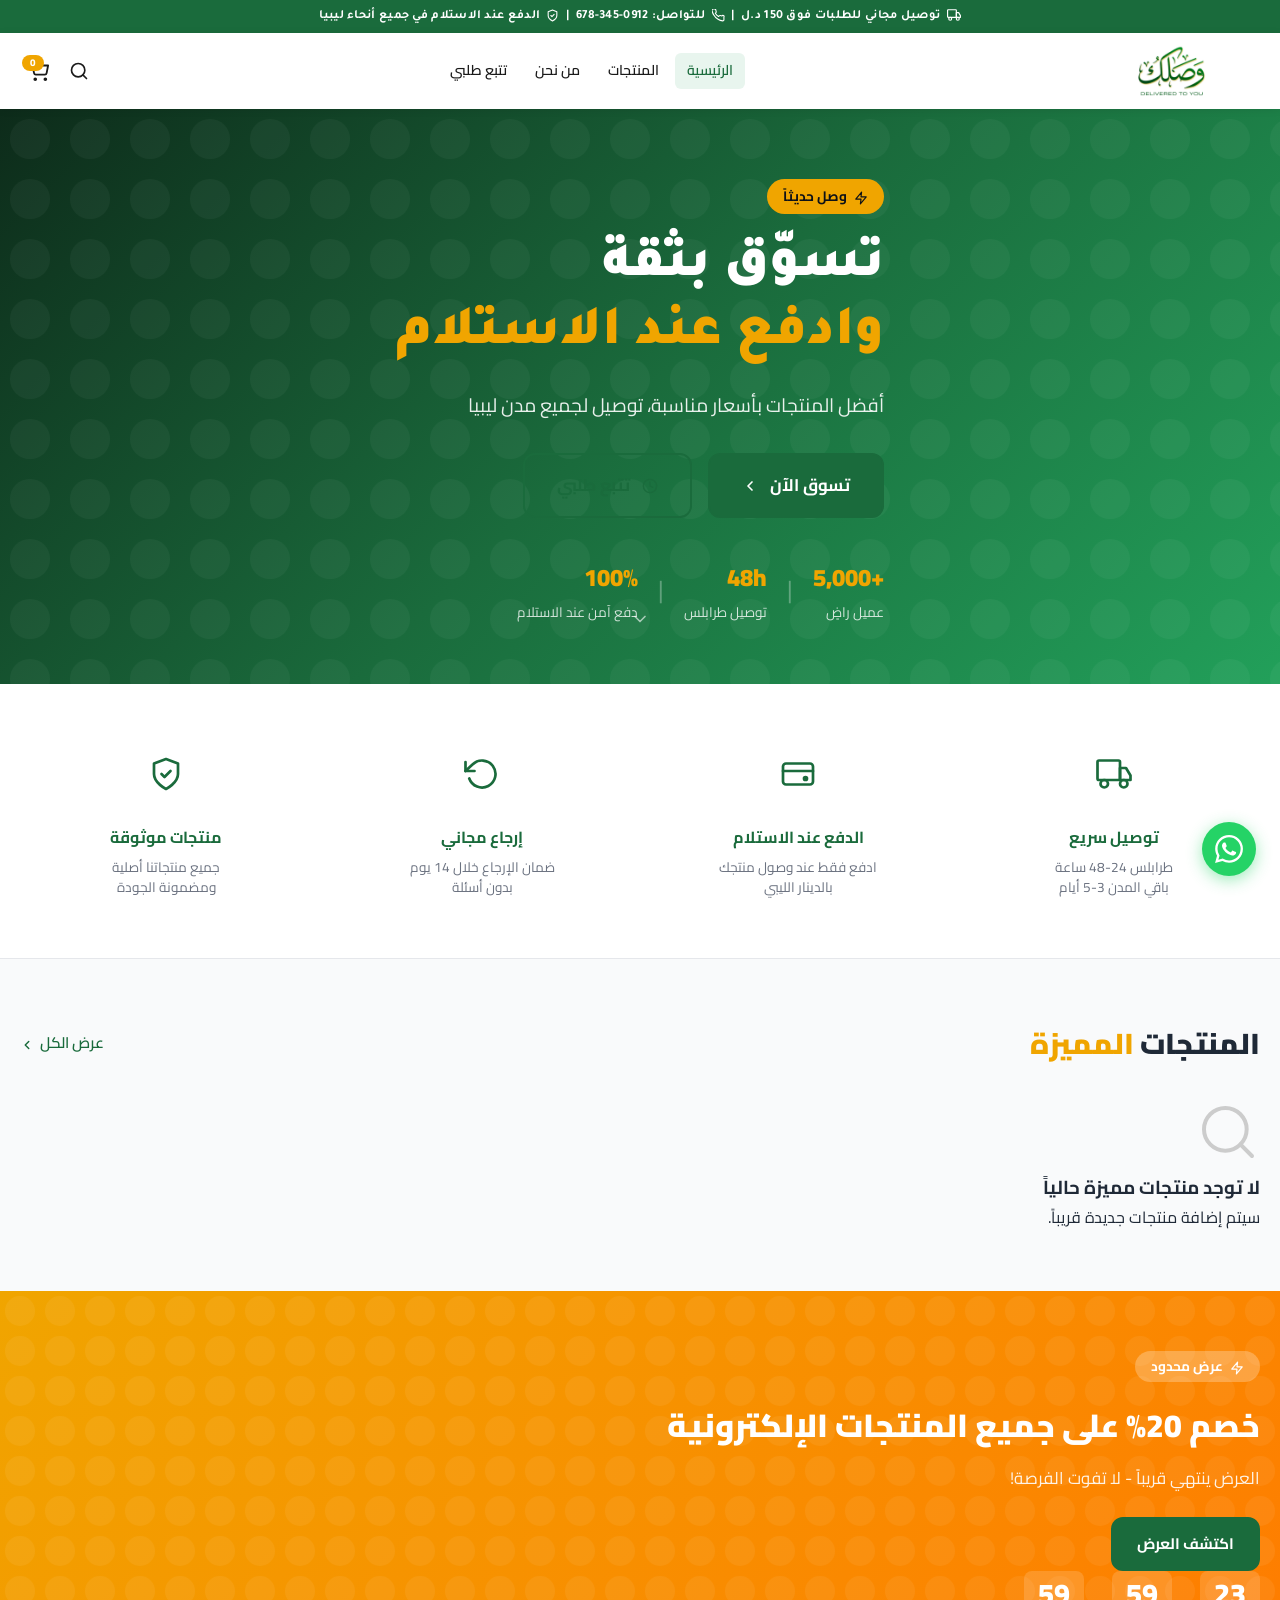
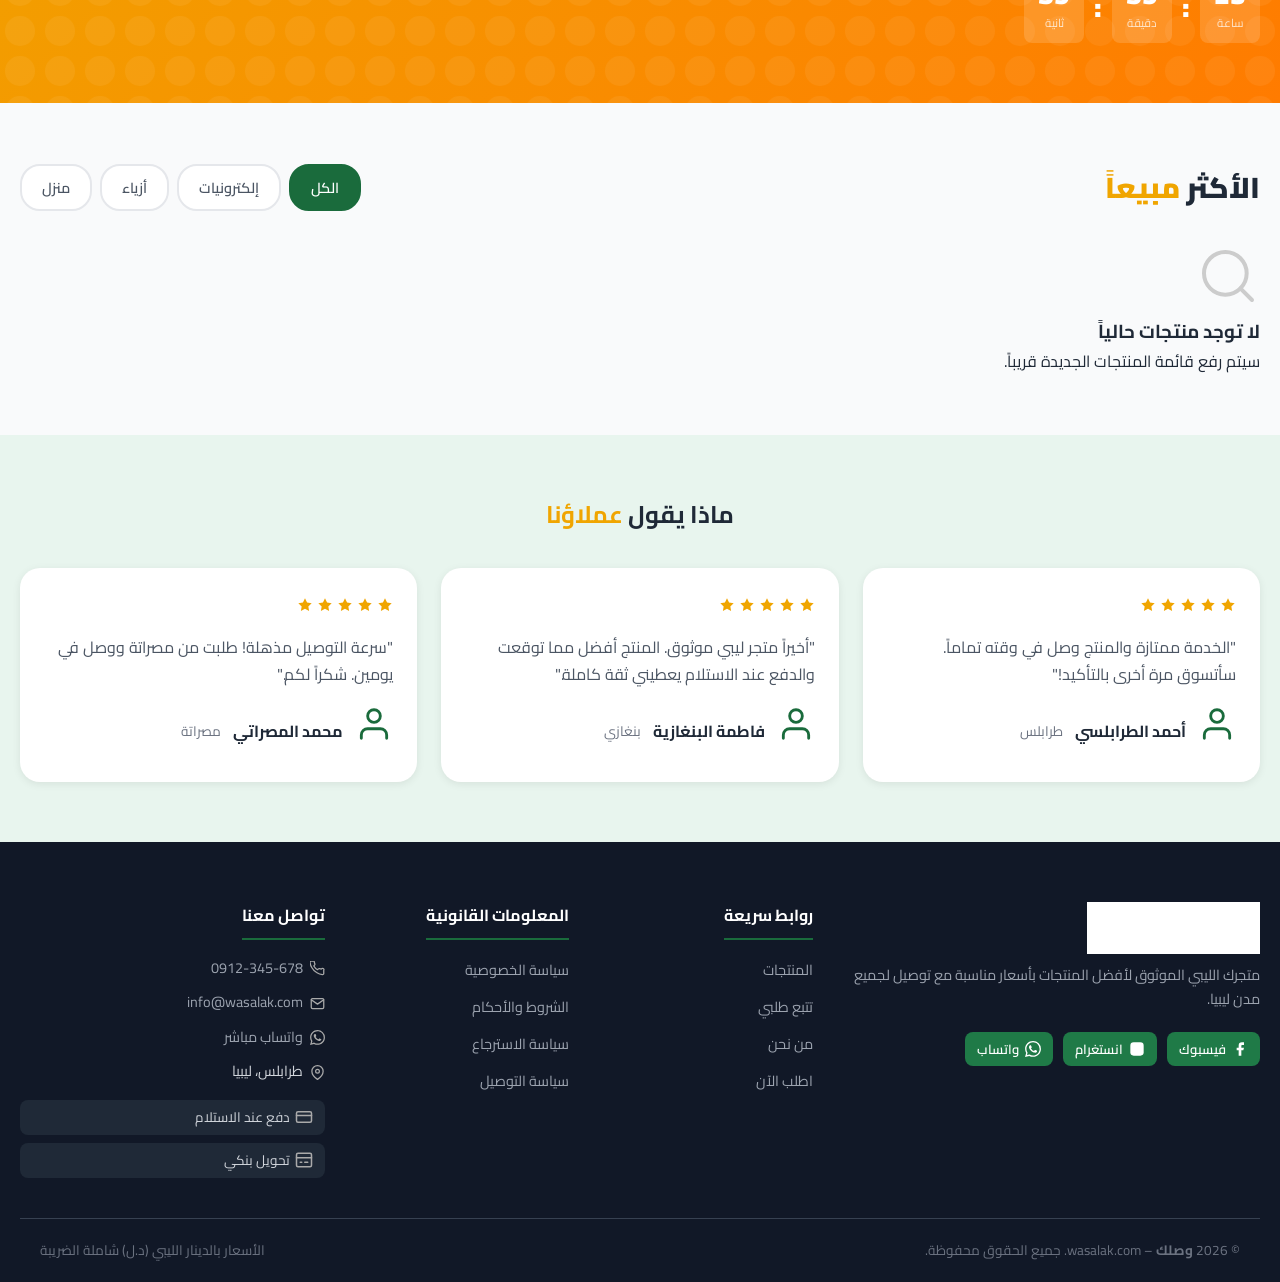
<file: index.html>
<!DOCTYPE html>
<html lang="ar" dir="rtl">
<head>
  <meta charset="UTF-8" />
  <meta name="viewport" content="width=device-width, initial-scale=1.0"/>
  <meta name="description" content="وصلك - متجرك الليبي الموثوق. تسوق بأمان وادفع عند الاستلام. توصيل سريع لجميع مدن ليبيا."/>
  <meta name="keywords" content="وصلك, متجر ليبيا, تسوق اونلاين ليبيا, دفع عند الاستلام, توصيل طرابلس, بنغازي, wasalak"/>
  <meta name="author" content="wasalak.com"/>
  <meta name="robots" content="index, follow"/>
  <meta name="geo.region" content="LY"/>
  <meta name="geo.placename" content="Libya"/>
  <meta property="og:title" content="وصلك | تسوق بأمان وادفع عند الاستلام"/>
  <meta property="og:description" content="أفضل تجربة تسوق إلكتروني في ليبيا - منتجات أصلية، توصيل سريع، دفع عند الاستلام."/>
  <meta property="og:type" content="website"/>
  <meta property="og:url" content="https://wasalak.com/"/>
  <meta property="og:image" content="https://wasalak.com/assets/og-image.png"/>
  <meta property="og:locale" content="ar_LY"/>
  <meta property="og:site_name" content="وصلك - wasalak.com"/>
  <meta name="twitter:card" content="summary_large_image"/>
  <meta name="twitter:title" content="وصلك | تسوق بأمان وادفع عند الاستلام"/>
  <meta name="twitter:image" content="https://wasalak.com/assets/og-image.png"/>
  <title>وصلك | تسوق بأمان وادفع عند الاستلام – wasalak.com</title>

  <link rel="icon" type="image/png" href="assets/favicon.png"/>
  <link rel="icon" type="image/svg+xml" href="assets/favicon.svg"/>
  <link rel="apple-touch-icon" href="assets/favicon.png"/>
  <meta name="theme-color" content="#1a6b3c"/>

  <link rel="preconnect" href="https://fonts.googleapis.com"/>
  <link rel="preconnect" href="https://fonts.gstatic.com" crossorigin/>
  <link href="https://fonts.googleapis.com/css2?family=Cairo:wght@300;400;600;700;900&family=Tajawal:wght@300;400;500;700;800&display=swap" rel="stylesheet"/>

  <!-- Meta Pixel -->
  <script>
    !function(f,b,e,v,n,t,s){
      if(f.fbq)return;n=f.fbq=function(){n.callMethod?
      n.callMethod.apply(n,arguments):n.queue.push(arguments)};
      if(!f._fbq)f._fbq=n;n.push=n;n.loaded=!0;n.version='2.0';
      n.queue=[];t=b.createElement(e);t.async=!0;
      t.src=v;s=b.getElementsByTagName(e)[0];
      s.parentNode.insertBefore(t,s)}(window,document,'script',
      'https://connect.facebook.net/en_US/fbevents.js');
    fbq('init','YOUR_PIXEL_ID');
    fbq('track','PageView');
  </script>
  <noscript><img height="1" width="1" style="display:none"
    src="https://www.facebook.com/tr?id=YOUR_PIXEL_ID&ev=PageView&noscript=1"/></noscript>

  <!-- Schema.org JSON-LD -->
  <script type="application/ld+json">
  {
    "@context":"https://schema.org",
    "@type":"Store",
    "name":"وصلك",
    "alternateName":"wasalak",
    "url":"https://wasalak.com",
    "logo":"https://wasalak.com/assets/logo.png",
    "description":"متجر إلكتروني ليبي موثوق - دفع عند الاستلام لجميع مدن ليبيا",
    "address":{"@type":"PostalAddress","addressLocality":"طرابلس","addressCountry":"LY"},
    "telephone":"+218912345678",
    "email":"info@wasalak.com",
    "currenciesAccepted":"LYD",
    "paymentAccepted":"Cash on Delivery",
    "areaServed":"LY"
  }
  </script>

  <link rel="stylesheet" href="css/style.css"/>

  <!-- ============================================================
       CSS PATCH – Header compact + icônes SVG
       (à migrer dans style.css lors de la refonte globale)
  ============================================================ -->
  <style>
    /* ── Icônes SVG génériques ── */
    .icon {
      display: inline-block;
      vertical-align: middle;
      flex-shrink: 0;
      line-height: 1;
    }
    .icon svg {
      display: block;
      fill: none;
      stroke: currentColor;
      stroke-width: 1.8;
      stroke-linecap: round;
      stroke-linejoin: round;
    }

    /* ── Top-bar plus fine ── */
    .top-bar {
      padding: 6px 0;
      font-size: 0.78rem;
      background: #1a6b3c;
      color: #fff;
      text-align: center;
    }

    /* ── Header compact ── */
    .header {
      position: sticky;
      top: 0;
      z-index: 1000;
      background: #ffffff;
      box-shadow: 0 1px 8px rgba(0,0,0,.08);
    }
    .header-inner {
      display: flex;
      align-items: center;
      justify-content: space-between;
      gap: 12px;
      padding-top: 12px;      /* ← réduit (était ~16-20px) */
      padding-bottom: 12px;   /* ← réduit */
      min-height: 68px;      /* ← hauteur totale compacte */
    }

    /* ── Logo ── */
    .logo-link {
      display: inline-flex;
      align-items: center;
      text-decoration: none;
      flex-shrink: 0;
    }
    .logo-link img {
      height: 52px;          /* ← réduit vs 52px */
      width: auto;
      display: block;
      object-fit: contain;
      transition: opacity .2s;
    }
    .logo-link img:hover { opacity: .85; }

    /* ── Nav ── */
    .nav-menu { display: flex; align-items: center; gap: 4px; }
    .nav-link {
      padding: 6px 12px;
      font-size: 0.88rem;
      font-weight: 600;
      color: #1a1a1a;
      text-decoration: none;
      border-radius: 6px;
      transition: background .2s, color .2s;
      white-space: nowrap;
    }
    .nav-link:hover,
    .nav-link.active { background: #e8f5ee; color: #1a6b3c; }

    /* ── Actions header ── */
    .header-actions {
      display: flex;
      align-items: center;
      gap: 6px;
    }
    .icon-btn {
      display: inline-flex;
      align-items: center;
      justify-content: center;
      background: none;
      border: none;
      cursor: pointer;
      padding: 7px;
      border-radius: 8px;
      color: #1a1a1a;
      transition: background .2s, color .2s;
      position: relative;
      text-decoration: none;
    }
    .icon-btn:hover { background: #e8f5ee; color: #1a6b3c; }

    /* Badge panier */
    .cart-count {
      position: absolute;
      top: 2px;
      left: 2px;          /* RTL : left au lieu de right */
      background: #f0a500;
      color: #fff;
      font-size: 0.62rem;
      font-weight: 800;
      min-width: 16px;
      height: 16px;
      border-radius: 99px;
      display: flex;
      align-items: center;
      justify-content: center;
      line-height: 1;
      pointer-events: none;
    }

    /* ── Hamburger ── */
    .menu-toggle {
      display: none;         /* caché desktop, visible mobile */
    }
    @media (max-width: 768px) {
      .nav-menu  { display: none; }
      .nav-menu.open {
        display: flex;
        flex-direction: column;
        position: absolute;
        top: 100%;
        right: 0; left: 0;
        background: #fff;
        padding: 12px 16px;
        box-shadow: 0 4px 16px rgba(0,0,0,.1);
        z-index: 999;
      }
      .menu-toggle { display: inline-flex; }
    }

    /* ── Search bar ── */
    .search-bar {
      border-top: 1px solid #e8f0e8;
      padding: 10px 0;
      background: #fff;
    }
    .search-bar .container {
      position: relative;
    }
    .search-input {
      width: 100%;
      padding: 9px 44px 9px 14px;
      border: 1.5px solid #d0e8d8;
      border-radius: 10px;
      font-family: 'Cairo', sans-serif;
      font-size: 0.9rem;
      outline: none;
      direction: rtl;
      transition: border-color .2s;
    }
    .search-input:focus { border-color: #1a6b3c; }

    /* ── Réassurance – icônes SVG ── */
    .r-icon svg { width:36px; height:36px; stroke:#1a6b3c; }

    /* ── Social Proof toast ── */
    .sale-notification {
      position: fixed;
      bottom: 90px;
      right: 20px;
      z-index: 9999;
      background: #fff;
      border-radius: 12px;
      box-shadow: 0 4px 24px rgba(0,0,0,.15);
      padding: 12px 16px;
      max-width: 300px;
      border-right: 4px solid #1a6b3c;
    }
    .notif-content {
      display: flex;
      align-items: center;
      gap: 10px;
    }
    .notif-icon svg { width:24px; height:24px; stroke:#1a6b3c; }
    .notif-close {
      background: none; border: none; cursor: pointer;
      color: #999; margin-right: auto; padding: 2px 6px;
      border-radius: 4px; font-size: .9rem;
    }
    .notif-close:hover { color: #e53e3e; background: #fff5f5; }

    /* ── WhatsApp float ── */
    .whatsapp-float {
      position: fixed;
      bottom: 24px;
      right: 24px;
      z-index: 9998;
      width: 54px; height: 54px;
      background: #25d366;
      border-radius: 50%;
      display: flex; align-items: center; justify-content: center;
      box-shadow: 0 4px 16px rgba(37,211,102,.45);
      transition: transform .2s, box-shadow .2s;
      text-decoration: none;
    }
    .whatsapp-float:hover {
      transform: scale(1.1);
      box-shadow: 0 6px 24px rgba(37,211,102,.55);
    }
    .whatsapp-float svg { width:28px; height:28px; }
    .whatsapp-tooltip {
      position: absolute;
      right: 62px;
      background: #333;
      color: #fff;
      padding: 4px 10px;
      border-radius: 6px;
      font-size: .75rem;
      white-space: nowrap;
      opacity: 0; pointer-events: none;
      transition: opacity .2s;
      font-family: 'Cairo', sans-serif;
    }
    .whatsapp-float:hover .whatsapp-tooltip { opacity: 1; }

    /* ── Scroll-top ── */
    .scroll-top {
      position: fixed;
      bottom: 88px;
      left: 24px;
      z-index: 9997;
      width: 42px; height: 42px;
      background: #1a6b3c;
      color: #fff;
      border: none; border-radius: 50%;
      cursor: pointer;
      display: flex; align-items: center; justify-content: center;
      box-shadow: 0 2px 10px rgba(26,107,60,.35);
      transition: opacity .3s, transform .2s;
      opacity: 0; pointer-events: none;
    }
    .scroll-top.visible { opacity: 1; pointer-events: auto; }
    .scroll-top:hover { transform: translateY(-2px); }
    .scroll-top svg { width:18px; height:18px; stroke:#fff; }

    /* ── Reviewer / testimonials ── */
    .reviewer-avatar svg { width:38px;height:38px;stroke:#1a6b3c; }

    /* ── Footer brand logo ── */
    .footer-logo { height:36px; filter: brightness(0) invert(1); }

    /* ── Payment icons ── */
    .payment-icon svg { width:22px;height:22px;stroke:#aaa;display:inline-block;vertical-align:middle; }

    /* ── Social btn SVG ── */
    .social-btn {
      display:inline-flex;align-items:center;gap:6px;
      padding:6px 12px; border-radius:8px;
      background:#1f7a47; color:#fff;
      font-size:.82rem; font-weight:600;
      text-decoration:none; transition:background .2s;
    }
    .social-btn:hover { background:#145c35; }
    .social-btn svg { width:16px;height:16px;fill:#fff;stroke:none; }
  </style>
</head>
<body>

<!-- ===== شريط الإشعار العلوي ===== -->
<div class="top-bar">
  <span>
    <!-- SVG : camion livraison -->
    <svg class="icon" style="width:14px;height:14px;vertical-align:middle;margin-left:3px;" viewBox="0 0 24 24" fill="none" stroke="#fff" stroke-width="2" stroke-linecap="round" stroke-linejoin="round"><rect x="1" y="3" width="15" height="13" rx="1"/><path d="M16 8h4l3 5v3h-7V8z"/><circle cx="5.5" cy="18.5" r="2.5"/><circle cx="18.5" cy="18.5" r="2.5"/></svg>
    توصيل مجاني للطلبات فوق 150 د.ل
    &nbsp;|&nbsp;
    <!-- SVG : téléphone -->
    <svg class="icon" style="width:13px;height:13px;vertical-align:middle;margin-left:3px;" viewBox="0 0 24 24" fill="none" stroke="#fff" stroke-width="2" stroke-linecap="round" stroke-linejoin="round"><path d="M22 16.92v3a2 2 0 01-2.18 2 19.79 19.79 0 01-8.63-3.07A19.5 19.5 0 013.07 10.8a19.79 19.79 0 01-3.07-8.68A2 2 0 012 0h3a2 2 0 012 1.72c.127.96.361 1.903.7 2.81a2 2 0 01-.45 2.11L6.09 7.91a16 16 0 006 6l1.27-1.27a2 2 0 012.11-.45c.907.339 1.85.573 2.81.7A2 2 0 0122 14.9v2.02z"/></svg>
    للتواصل: 0912-345-678
    &nbsp;|&nbsp;
    <!-- SVG : check shield -->
    <svg class="icon" style="width:13px;height:13px;vertical-align:middle;margin-left:3px;" viewBox="0 0 24 24" fill="none" stroke="#fff" stroke-width="2" stroke-linecap="round" stroke-linejoin="round"><path d="M12 22s8-4 8-10V5l-8-3-8 3v7c0 6 8 10 8 10z"/><polyline points="9 12 11 14 15 10"/></svg>
    الدفع عند الاستلام في جميع أنحاء ليبيا
  </span>
</div>

<!-- ===== الهيدر ===== -->
<header class="header" id="mainHeader">
  <div class="container header-inner">

    <!-- Logo -->
    <a href="index.html" class="logo-link" aria-label="وصلك - الصفحة الرئيسية">
      <img
        src="assets/logo.png"
        alt="وصلك | wasalak.com"
        height="40"
        width="auto"
        loading="eager"
        fetchpriority="high"
        onerror="this.onerror=null;this.src='assets/logo-fallback.svg';"
      />
    </a>

    <!-- Navigation -->
    <nav class="nav-menu" id="navMenu" role="navigation" aria-label="القائمة الرئيسية">
      <a href="index.html"   class="nav-link active">الرئيسية</a>
      <a href="catalog.html" class="nav-link">المنتجات</a>
      <a href="about.html"   class="nav-link">من نحن</a>
      <a href="track.html"   class="nav-link">تتبع طلبي</a>
    </nav>

    <!-- Actions -->
    <div class="header-actions">

      <!-- Bouton Recherche -->
      <button class="icon-btn search-btn" onclick="toggleSearch()" aria-label="بحث">
        <svg width="20" height="20" viewBox="0 0 24 24" fill="none"
             stroke="currentColor" stroke-width="2"
             stroke-linecap="round" stroke-linejoin="round">
          <circle cx="11" cy="11" r="8"/>
          <line x1="21" y1="21" x2="16.65" y2="16.65"/>
        </svg>
      </button>

      <!-- Bouton Panier -->
      <a href="catalog.html" class="icon-btn cart-btn" aria-label="عربة التسوق">
        <svg width="22" height="22" viewBox="0 0 24 24" fill="none"
             stroke="currentColor" stroke-width="2"
             stroke-linecap="round" stroke-linejoin="round">
          <circle cx="9"  cy="21" r="1"/>
          <circle cx="20" cy="21" r="1"/>
          <path d="M1 1h4l2.68 13.39a2 2 0 002 1.61h9.72a2 2 0 002-1.61L23 6H6"/>
        </svg>
        <span class="cart-count" id="cartCount">0</span>
      </a>

      <!-- Hamburger mobile -->
      <button class="icon-btn menu-toggle" onclick="toggleMenu()" aria-label="القائمة" aria-expanded="false">
        <svg width="22" height="22" viewBox="0 0 24 24" fill="none"
             stroke="currentColor" stroke-width="2"
             stroke-linecap="round" stroke-linejoin="round">
          <line x1="3" y1="6"  x2="21" y2="6"/>
          <line x1="3" y1="12" x2="21" y2="12"/>
          <line x1="3" y1="18" x2="21" y2="18"/>
        </svg>
      </button>
    </div>
  </div>

  <!-- Barre de recherche -->
  <div class="search-bar" id="searchBar" style="display:none;">
    <div class="container" style="position:relative;">
      <svg style="position:absolute;top:50%;transform:translateY(-50%);right:14px;pointer-events:none;width:18px;height:18px;"
           viewBox="0 0 24 24" fill="none" stroke="#888" stroke-width="2"
           stroke-linecap="round" stroke-linejoin="round">
        <circle cx="11" cy="11" r="8"/>
        <line x1="21" y1="21" x2="16.65" y2="16.65"/>
      </svg>
      <input
        type="text"
        placeholder="ابحث عن منتج..."
        class="search-input"
        oninput="searchProducts(this.value)"
        aria-label="بحث عن منتج"
      />
      <div class="search-results" id="searchResults" role="listbox"></div>
    </div>
  </div>
</header>

<!-- ===== Hero ===== -->
<section class="hero" aria-label="الصفحة الرئيسية" style="padding: 50px 0 40px; min-height: unset;">
  <div class="hero-bg"></div>
  <div class="container hero-content" style="padding-top: 20px; padding-bottom: 20px;">
    <div class="hero-badge">
      <svg style="width:14px;height:14px;vertical-align:middle;margin-left:4px;" viewBox="0 0 24 24" fill="none" stroke="currentColor" stroke-width="2" stroke-linecap="round" stroke-linejoin="round"><polygon points="13 2 3 14 12 14 11 22 21 10 12 10 13 2"/></svg>
      وصل حديثاً
    </div>
    <h1 class="hero-title">
      تسوّق بثقة<br/>
      <span class="highlight">وادفع عند الاستلام</span>
    </h1>
    <p class="hero-subtitle">أفضل المنتجات بأسعار مناسبة، توصيل لجميع مدن ليبيا</p>
    <div class="hero-actions">
      <a href="catalog.html" class="btn btn-primary btn-large">
        تسوق الآن
        <svg style="width:16px;height:16px;vertical-align:middle;margin-right:4px;" viewBox="0 0 24 24" fill="none" stroke="currentColor" stroke-width="2.5" stroke-linecap="round" stroke-linejoin="round"><polyline points="15 18 9 12 15 6"/></svg>
      </a>
      <a href="track.html" class="btn btn-outline btn-large">
        <svg style="width:16px;height:16px;vertical-align:middle;margin-left:4px;" viewBox="0 0 24 24" fill="none" stroke="currentColor" stroke-width="2" stroke-linecap="round" stroke-linejoin="round"><circle cx="12" cy="12" r="10"/><polyline points="12 6 12 12 16 14"/></svg>
        تتبع طلبي
      </a>
    </div>
    <div class="hero-stats">
      <div class="stat">
        <strong>+5,000</strong>
        <span>عميل راضٍ</span>
      </div>
      <div class="stat-divider" aria-hidden="true">|</div>
      <div class="stat">
        <strong>48h</strong>
        <span>توصيل طرابلس</span>
      </div>
      <div class="stat-divider" aria-hidden="true">|</div>
      <div class="stat">
        <strong>100%</strong>
        <span>دفع آمن عند الاستلام</span>
      </div>
    </div>
  </div>
  <div class="hero-scroll-indicator" aria-hidden="true" style="padding-bottom: 12px;">
    <svg width="20" height="20" viewBox="0 0 24 24" fill="none" stroke="currentColor" stroke-width="2" stroke-linecap="round" stroke-linejoin="round"><polyline points="6 9 12 15 18 9"/></svg>
  </div>
</section>


<!-- ===== Réassurance ===== -->
<section class="reassurance" aria-label="مميزاتنا">
  <div class="container">
    <div class="reassurance-grid">

      <div class="reassurance-item">
        <span class="r-icon" aria-hidden="true">
          <!-- SVG : camion -->
          <svg viewBox="0 0 24 24" fill="none" stroke-width="1.8" stroke-linecap="round" stroke-linejoin="round"><rect x="1" y="3" width="15" height="13" rx="1"/><path d="M16 8h4l3 5v3h-7V8z"/><circle cx="5.5" cy="18.5" r="2.5"/><circle cx="18.5" cy="18.5" r="2.5"/></svg>
        </span>
        <h3>توصيل سريع</h3>
        <p>طرابلس 24-48 ساعة<br/>باقي المدن 3-5 أيام</p>
      </div>

      <div class="reassurance-item">
        <span class="r-icon" aria-hidden="true">
          <!-- SVG : wallet COD -->
          <svg viewBox="0 0 24 24" fill="none" stroke-width="1.8" stroke-linecap="round" stroke-linejoin="round"><rect x="2" y="5" width="20" height="14" rx="2"/><path d="M2 10h20"/><circle cx="17" cy="15" r="1" fill="currentColor"/></svg>
        </span>
        <h3>الدفع عند الاستلام</h3>
        <p>ادفع فقط عند وصول منتجك<br/>بالدينار الليبي</p>
      </div>

      <div class="reassurance-item">
        <span class="r-icon" aria-hidden="true">
          <!-- SVG : retour / refresh -->
          <svg viewBox="0 0 24 24" fill="none" stroke-width="1.8" stroke-linecap="round" stroke-linejoin="round"><polyline points="1 4 1 10 7 10"/><path d="M3.51 15a9 9 0 102.13-9.36L1 10"/></svg>
        </span>
        <h3>إرجاع مجاني</h3>
        <p>ضمان الإرجاع خلال 14 يوم<br/>بدون أسئلة</p>
      </div>

      <div class="reassurance-item">
        <span class="r-icon" aria-hidden="true">
          <!-- SVG : shield check -->
          <svg viewBox="0 0 24 24" fill="none" stroke-width="1.8" stroke-linecap="round" stroke-linejoin="round"><path d="M12 22s8-4 8-10V5l-8-3-8 3v7c0 6 8 10 8 10z"/><polyline points="9 12 11 14 15 10"/></svg>
        </span>
        <h3>منتجات موثوقة</h3>
        <p>جميع منتجاتنا أصلية<br/>ومضمونة الجودة</p>
      </div>

    </div>
  </div>
</section>

<!-- ===== المنتجات المميزة ===== -->
<section class="featured-products section" aria-label="المنتجات المميزة">
  <div class="container">
    <div class="section-header">
      <h2>المنتجات <span class="highlight">المميزة</span></h2>
      <a href="catalog.html" class="view-all">
        عرض الكل
        <svg style="width:14px;height:14px;vertical-align:middle;margin-right:3px;" viewBox="0 0 24 24" fill="none" stroke="currentColor" stroke-width="2.5" stroke-linecap="round" stroke-linejoin="round"><polyline points="15 18 9 12 15 6"/></svg>
      </a>
    </div>
    <div class="products-grid" id="featuredProducts" role="list"></div>
  </div>
</section>

<!-- ===== بانر العروض ===== -->
<section class="promo-banner" aria-label="عروض خاصة">
  <div class="container">
    <div class="promo-content">
      <span class="promo-tag">
        <svg style="width:14px;height:14px;vertical-align:middle;margin-left:4px;" viewBox="0 0 24 24" fill="none" stroke="currentColor" stroke-width="2" stroke-linecap="round" stroke-linejoin="round"><polygon points="13 2 3 14 12 14 11 22 21 10 12 10 13 2"/></svg>
        عرض محدود
      </span>
      <h2>خصم 20% على جميع المنتجات الإلكترونية</h2>
      <p>العرض ينتهي قريباً - لا تفوت الفرصة!</p>
      <a href="catalog.html?cat=electronics" class="btn btn-primary">اكتشف العرض</a>
    </div>
    <div class="promo-timer" id="promoTimer" aria-live="polite"></div>
  </div>
</section>

<!-- ===== الأكثر مبيعاً ===== -->
<section class="bestsellers section" aria-label="الأكثر مبيعاً">
  <div class="container">
    <div class="section-header">
      <h2>الأكثر <span class="highlight">مبيعاً</span></h2>
      <div class="category-tabs" id="categoryTabs" role="tablist">
        <button class="tab-btn active" data-cat="all"         role="tab" aria-selected="true">الكل</button>
        <button class="tab-btn"        data-cat="electronics" role="tab" aria-selected="false">إلكترونيات</button>
        <button class="tab-btn"        data-cat="fashion"     role="tab" aria-selected="false">أزياء</button>
        <button class="tab-btn"        data-cat="home"        role="tab" aria-selected="false">منزل</button>
      </div>
    </div>
    <div class="products-grid" id="bestsellerProducts" role="list"></div>
  </div>
</section>

<!-- ===== Social Proof Toast ===== -->
<div class="sale-notification" id="saleNotification" style="display:none;"
     role="alert" aria-live="polite" aria-atomic="true">
  <div class="notif-content">
    <span class="notif-icon">
      <!-- SVG : panier -->
      <svg width="22" height="22" viewBox="0 0 24 24" fill="none"
           stroke="#1a6b3c" stroke-width="2"
           stroke-linecap="round" stroke-linejoin="round">
        <circle cx="9"  cy="21" r="1"/>
        <circle cx="20" cy="21" r="1"/>
        <path d="M1 1h4l2.68 13.39a2 2 0 002 1.61h9.72a2 2 0 002-1.61L23 6H6"/>
      </svg>
    </span>
    <div class="notif-text">
      <strong id="notifCity">عميل من طرابلس</strong>
      <span id="notifProduct">اشترى للتو هذا المنتج</span>
    </div>
    <button onclick="closeSaleNotif()" class="notif-close" aria-label="إغلاق الإشعار">
      <svg width="14" height="14" viewBox="0 0 24 24" fill="none"
           stroke="currentColor" stroke-width="2.5"
           stroke-linecap="round" stroke-linejoin="round">
        <line x1="18" y1="6" x2="6" y2="18"/>
        <line x1="6"  y1="6" x2="18" y2="18"/>
      </svg>
    </button>
  </div>
</div>

<!-- ===== آراء العملاء ===== -->
<section class="testimonials section" aria-label="آراء العملاء">
  <div class="container">
    <h2 class="text-center">ماذا يقول <span class="highlight">عملاؤنا</span></h2>
    <div class="testimonials-slider" id="testimonialsSlider">

      <div class="testimonial-card">
        <div class="stars" aria-label="5 نجوم">
          <!-- 5 étoiles SVG -->
          <svg width="16" height="16" viewBox="0 0 24 24" fill="#f0a500" stroke="none"><polygon points="12 2 15.09 8.26 22 9.27 17 14.14 18.18 21.02 12 17.77 5.82 21.02 7 14.14 2 9.27 8.91 8.26 12 2"/></svg>
          <svg width="16" height="16" viewBox="0 0 24 24" fill="#f0a500" stroke="none"><polygon points="12 2 15.09 8.26 22 9.27 17 14.14 18.18 21.02 12 17.77 5.82 21.02 7 14.14 2 9.27 8.91 8.26 12 2"/></svg>
          <svg width="16" height="16" viewBox="0 0 24 24" fill="#f0a500" stroke="none"><polygon points="12 2 15.09 8.26 22 9.27 17 14.14 18.18 21.02 12 17.77 5.82 21.02 7 14.14 2 9.27 8.91 8.26 12 2"/></svg>
          <svg width="16" height="16" viewBox="0 0 24 24" fill="#f0a500" stroke="none"><polygon points="12 2 15.09 8.26 22 9.27 17 14.14 18.18 21.02 12 17.77 5.82 21.02 7 14.14 2 9.27 8.91 8.26 12 2"/></svg>
          <svg width="16" height="16" viewBox="0 0 24 24" fill="#f0a500" stroke="none"><polygon points="12 2 15.09 8.26 22 9.27 17 14.14 18.18 21.02 12 17.77 5.82 21.02 7 14.14 2 9.27 8.91 8.26 12 2"/></svg>
        </div>
        <p>"الخدمة ممتازة والمنتج وصل في وقته تماماً. سأتسوق مرة أخرى بالتأكيد!"</p>
        <div class="reviewer">
          <span class="reviewer-avatar" aria-hidden="true">
            <!-- SVG : user -->
            <svg width="36" height="36" viewBox="0 0 24 24" fill="none"
                 stroke="#1a6b3c" stroke-width="1.8"
                 stroke-linecap="round" stroke-linejoin="round">
              <path d="M20 21v-2a4 4 0 00-4-4H8a4 4 0 00-4 4v2"/>
              <circle cx="12" cy="7" r="4"/>
            </svg>
          </span>
          <strong>أحمد الطرابلسي</strong>
          <small>طرابلس</small>
        </div>
      </div>

      <div class="testimonial-card">
        <div class="stars" aria-label="5 نجوم">
          <svg width="16" height="16" viewBox="0 0 24 24" fill="#f0a500" stroke="none"><polygon points="12 2 15.09 8.26 22 9.27 17 14.14 18.18 21.02 12 17.77 5.82 21.02 7 14.14 2 9.27 8.91 8.26 12 2"/></svg>
          <svg width="16" height="16" viewBox="0 0 24 24" fill="#f0a500" stroke="none"><polygon points="12 2 15.09 8.26 22 9.27 17 14.14 18.18 21.02 12 17.77 5.82 21.02 7 14.14 2 9.27 8.91 8.26 12 2"/></svg>
          <svg width="16" height="16" viewBox="0 0 24 24" fill="#f0a500" stroke="none"><polygon points="12 2 15.09 8.26 22 9.27 17 14.14 18.18 21.02 12 17.77 5.82 21.02 7 14.14 2 9.27 8.91 8.26 12 2"/></svg>
          <svg width="16" height="16" viewBox="0 0 24 24" fill="#f0a500" stroke="none"><polygon points="12 2 15.09 8.26 22 9.27 17 14.14 18.18 21.02 12 17.77 5.82 21.02 7 14.14 2 9.27 8.91 8.26 12 2"/></svg>
          <svg width="16" height="16" viewBox="0 0 24 24" fill="#f0a500" stroke="none"><polygon points="12 2 15.09 8.26 22 9.27 17 14.14 18.18 21.02 12 17.77 5.82 21.02 7 14.14 2 9.27 8.91 8.26 12 2"/></svg>
        </div>
        <p>"أخيراً متجر ليبي موثوق. المنتج أفضل مما توقعت والدفع عند الاستلام يعطيني ثقة كاملة."</p>
        <div class="reviewer">
          <span class="reviewer-avatar" aria-hidden="true">
            <svg width="36" height="36" viewBox="0 0 24 24" fill="none"
                 stroke="#1a6b3c" stroke-width="1.8"
                 stroke-linecap="round" stroke-linejoin="round">
              <path d="M20 21v-2a4 4 0 00-4-4H8a4 4 0 00-4 4v2"/>
              <circle cx="12" cy="7" r="4"/>
            </svg>
          </span>
          <strong>فاطمة البنغازية</strong>
          <small>بنغازي</small>
        </div>
      </div>

      <div class="testimonial-card">
        <div class="stars" aria-label="5 نجوم">
          <svg width="16" height="16" viewBox="0 0 24 24" fill="#f0a500" stroke="none"><polygon points="12 2 15.09 8.26 22 9.27 17 14.14 18.18 21.02 12 17.77 5.82 21.02 7 14.14 2 9.27 8.91 8.26 12 2"/></svg>
          <svg width="16" height="16" viewBox="0 0 24 24" fill="#f0a500" stroke="none"><polygon points="12 2 15.09 8.26 22 9.27 17 14.14 18.18 21.02 12 17.77 5.82 21.02 7 14.14 2 9.27 8.91 8.26 12 2"/></svg>
          <svg width="16" height="16" viewBox="0 0 24 24" fill="#f0a500" stroke="none"><polygon points="12 2 15.09 8.26 22 9.27 17 14.14 18.18 21.02 12 17.77 5.82 21.02 7 14.14 2 9.27 8.91 8.26 12 2"/></svg>
          <svg width="16" height="16" viewBox="0 0 24 24" fill="#f0a500" stroke="none"><polygon points="12 2 15.09 8.26 22 9.27 17 14.14 18.18 21.02 12 17.77 5.82 21.02 7 14.14 2 9.27 8.91 8.26 12 2"/></svg>
          <svg width="16" height="16" viewBox="0 0 24 24" fill="#f0a500" stroke="none"><polygon points="12 2 15.09 8.26 22 9.27 17 14.14 18.18 21.02 12 17.77 5.82 21.02 7 14.14 2 9.27 8.91 8.26 12 2"/></svg>
        </div>
        <p>"سرعة التوصيل مذهلة! طلبت من مصراتة ووصل في يومين. شكراً لكم."</p>
        <div class="reviewer">
          <span class="reviewer-avatar" aria-hidden="true">
            <svg width="36" height="36" viewBox="0 0 24 24" fill="none"
                 stroke="#1a6b3c" stroke-width="1.8"
                 stroke-linecap="round" stroke-linejoin="round">
              <path d="M20 21v-2a4 4 0 00-4-4H8a4 4 0 00-4 4v2"/>
              <circle cx="12" cy="7" r="4"/>
            </svg>
          </span>
          <strong>محمد المصراتي</strong>
          <small>مصراتة</small>
        </div>
      </div>

    </div>
  </div>
</section>

<!-- ===== Footer ===== -->
<footer class="footer" role="contentinfo">
  <div class="container">
    <div class="footer-grid">

      <!-- Brand -->
      <div class="footer-col footer-brand">
        <a href="index.html" class="logo-link" aria-label="وصلك - الصفحة الرئيسية">
          <img src="assets/logo.png" alt="وصلك | wasalak.com"
               height="36" width="auto" loading="lazy"
               class="footer-logo"
               onerror="this.onerror=null;this.src='assets/logo-fallback.svg';"/>
        </a>
        <p>متجرك الليبي الموثوق لأفضل المنتجات بأسعار مناسبة مع توصيل لجميع مدن ليبيا.</p>
        <div class="social-links">

          <!-- Facebook -->
          <a href="https://www.facebook.com/wasalak" class="social-btn"
             aria-label="فيسبوك" target="_blank" rel="noopener">
            <svg viewBox="0 0 24 24" fill="#fff"><path d="M18 2h-3a5 5 0 00-5 5v3H7v4h3v8h4v-8h3l1-4h-4V7a1 1 0 011-1h3z"/></svg>
            فيسبوك
          </a>

          <!-- Instagram -->
          <a href="https://www.instagram.com/wasalak" class="social-btn"
             aria-label="انستغرام" target="_blank" rel="noopener">
            <svg viewBox="0 0 24 24" fill="none" stroke="#fff" stroke-width="2" stroke-linecap="round" stroke-linejoin="round"><rect x="2" y="2" width="20" height="20" rx="5" ry="5"/><path d="M16 11.37A4 4 0 1112.63 8 4 4 0 0116 11.37z"/><line x1="17.5" y1="6.5" x2="17.51" y2="6.5"/></svg>
            انستغرام
          </a>

          <!-- WhatsApp -->
          <a href="https://wa.me/218912345678" class="social-btn"
             aria-label="واتساب" target="_blank" rel="noopener">
            <svg viewBox="0 0 24 24" fill="#fff"><path d="M17.472 14.382c-.297-.149-1.758-.867-2.03-.967-.273-.099-.471-.148-.67.15-.197.297-.767.966-.94 1.164-.173.199-.347.223-.644.075-.297-.15-1.255-.463-2.39-1.475-.883-.788-1.48-1.761-1.653-2.059-.173-.297-.018-.458.13-.606.134-.133.298-.347.446-.52.149-.174.198-.298.298-.497.099-.198.05-.371-.025-.52-.075-.149-.669-1.612-.916-2.207-.242-.579-.487-.5-.669-.51-.173-.008-.371-.01-.57-.01-.198 0-.52.074-.792.372-.272.297-1.04 1.016-1.04 2.479 0 1.462 1.065 2.875 1.213 3.074.149.198 2.096 3.2 5.077 4.487.709.306 1.262.489 1.694.625.712.227 1.36.195 1.871.118.571-.085 1.758-.719 2.006-1.413.248-.694.248-1.289.173-1.413-.074-.124-.272-.198-.57-.347m-5.421 7.403h-.004a9.87 9.87 0 01-5.031-1.378l-.361-.214-3.741.982.998-3.648-.235-.374a9.86 9.86 0 01-1.51-5.26c.001-5.45 4.436-9.884 9.888-9.884 2.64 0 5.122 1.03 6.988 2.898a9.825 9.825 0 012.893 6.994c-.003 5.45-4.437 9.884-9.885 9.884m8.413-18.297A11.815 11.815 0 0012.05 0C5.495 0 .16 5.335.157 11.892c0 2.096.547 4.142 1.588 5.945L.057 24l6.305-1.654a11.882 11.882 0 005.683 1.448h.005c6.554 0 11.89-5.335 11.893-11.893a11.821 11.821 0 00-3.48-8.413z"/></svg>
            واتساب
          </a>

        </div>
      </div>

      <!-- Liens rapides -->
      <div class="footer-col">
        <h4>روابط سريعة</h4>
        <ul>
          <li><a href="catalog.html">المنتجات</a></li>
          <li><a href="track.html">تتبع طلبي</a></li>
          <li><a href="about.html">من نحن</a></li>
          <li><a href="checkout.html">اطلب الآن</a></li>
        </ul>
      </div>

      <!-- Légal -->
      <div class="footer-col">
        <h4>المعلومات القانونية</h4>
        <ul>
          <li><a href="privacy.html">سياسة الخصوصية</a></li>
          <li><a href="terms.html">الشروط والأحكام</a></li>
          <li><a href="returns.html">سياسة الاسترجاع</a></li>
          <li><a href="shipping.html">سياسة التوصيل</a></li>
        </ul>
      </div>

      <!-- Contact -->
      <div class="footer-col">
        <h4>تواصل معنا</h4>
        <address class="contact-info" style="font-style:normal;">
          <p>
            <svg class="payment-icon" viewBox="0 0 24 24" fill="none" stroke="#aaa" stroke-width="2" stroke-linecap="round" stroke-linejoin="round" style="width:15px;height:15px;vertical-align:middle;margin-left:4px;"><path d="M22 16.92v3a2 2 0 01-2.18 2 19.79 19.79 0 01-8.63-3.07A19.5 19.5 0 013.07 10.8a19.79 19.79 0 01-3.07-8.68A2 2 0 012 0h3a2 2 0 012 1.72c.127.96.361 1.903.7 2.81a2 2 0 01-.45 2.11L6.09 7.91a16 16 0 006 6l1.27-1.27a2 2 0 012.11-.45c.907.339 1.85.573 2.81.7A2 2 0 0122 14.9v2.02z"/></svg>
            <a href="tel:+218912345678">0912-345-678</a>
          </p>
          <p>
            <svg style="width:15px;height:15px;vertical-align:middle;margin-left:4px;" viewBox="0 0 24 24" fill="none" stroke="#aaa" stroke-width="2" stroke-linecap="round" stroke-linejoin="round"><path d="M4 4h16c1.1 0 2 .9 2 2v12c0 1.1-.9 2-2 2H4c-1.1 0-2-.9-2-2V6c0-1.1.9-2 2-2z"/><polyline points="22,6 12,13 2,6"/></svg>
            <a href="mailto:info@wasalak.com">info@wasalak.com</a>
          </p>
          <p>
            <svg style="width:15px;height:15px;vertical-align:middle;margin-left:4px;" viewBox="0 0 24 24" fill="#aaa" stroke="none"><path d="M17.472 14.382c-.297-.149-1.758-.867-2.03-.967-.273-.099-.471-.148-.67.15-.197.297-.767.966-.94 1.164-.173.199-.347.223-.644.075-.297-.15-1.255-.463-2.39-1.475-.883-.788-1.48-1.761-1.653-2.059-.173-.297-.018-.458.13-.606.134-.133.298-.347.446-.52.149-.174.198-.298.298-.497.099-.198.05-.371-.025-.52-.075-.149-.669-1.612-.916-2.207-.242-.579-.487-.5-.669-.51-.173-.008-.371-.01-.57-.01-.198 0-.52.074-.792.372-.272.297-1.04 1.016-1.04 2.479 0 1.462 1.065 2.875 1.213 3.074.149.198 2.096 3.2 5.077 4.487.709.306 1.262.489 1.694.625.712.227 1.36.195 1.871.118.571-.085 1.758-.719 2.006-1.413.248-.694.248-1.289.173-1.413-.074-.124-.272-.198-.57-.347m-5.421 7.403h-.004a9.87 9.87 0 01-5.031-1.378l-.361-.214-3.741.982.998-3.648-.235-.374a9.86 9.86 0 01-1.51-5.26c.001-5.45 4.436-9.884 9.888-9.884 2.64 0 5.122 1.03 6.988 2.898a9.825 9.825 0 012.893 6.994c-.003 5.45-4.437 9.884-9.885 9.884m8.413-18.297A11.815 11.815 0 0012.05 0C5.495 0 .16 5.335.157 11.892c0 2.096.547 4.142 1.588 5.945L.057 24l6.305-1.654a11.882 11.882 0 005.683 1.448h.005c6.554 0 11.89-5.335 11.893-11.893a11.821 11.821 0 00-3.48-8.413z"/></svg>
            <a href="https://wa.me/218912345678" target="_blank" rel="noopener">واتساب مباشر</a>
          </p>
          <p>
            <svg style="width:15px;height:15px;vertical-align:middle;margin-left:4px;" viewBox="0 0 24 24" fill="none" stroke="#aaa" stroke-width="2" stroke-linecap="round" stroke-linejoin="round"><path d="M21 10c0 7-9 13-9 13s-9-6-9-13a9 9 0 0118 0z"/><circle cx="12" cy="10" r="3"/></svg>
            طرابلس، ليبيا
          </p>
        </address>

        <div class="payment-methods">
          <span style="display:inline-flex;align-items:center;gap:5px;">
            <svg style="width:18px;height:18px;" viewBox="0 0 24 24" fill="none" stroke="#aaa" stroke-width="2" stroke-linecap="round" stroke-linejoin="round"><rect x="2" y="5" width="20" height="14" rx="2"/><path d="M2 10h20"/></svg>
            دفع عند الاستلام
          </span>
          <span style="display:inline-flex;align-items:center;gap:5px;">
            <svg style="width:18px;height:18px;" viewBox="0 0 24 24" fill="none" stroke="#aaa" stroke-width="2" stroke-linecap="round" stroke-linejoin="round"><rect x="2" y="3" width="20" height="18" rx="2"/><path d="M2 9h20M7 15h2m4 0h4"/></svg>
            تحويل بنكي
          </span>
        </div>
      </div>

    </div>

    <div class="footer-bottom">
      <p>© 2026 <strong>وصلك</strong> – wasalak.com. جميع الحقوق محفوظة.</p>
      <p>الأسعار بالدينار الليبي (د.ل) شاملة الضريبة</p>
    </div>
  </div>
</footer>

<!-- ===== WhatsApp Floating ===== -->
<a href="https://wa.me/218912345678?text=مرحباً، أريد الاستفسار عن منتج من وصلك"
   class="whatsapp-float"
   target="_blank"
   rel="noopener noreferrer"
   aria-label="تواصل معنا عبر واتساب">
  <!-- SVG WhatsApp officiel -->
  <svg viewBox="0 0 24 24" fill="#ffffff">
    <path d="M17.472 14.382c-.297-.149-1.758-.867-2.03-.967-.273-.099-.471-.148-.67.15-.197.297-.767.966-.94 1.164-.173.199-.347.223-.644.075-.297-.15-1.255-.463-2.39-1.475-.883-.788-1.48-1.761-1.653-2.059-.173-.297-.018-.458.13-.606.134-.133.298-.347.446-.52.149-.174.198-.298.298-.497.099-.198.05-.371-.025-.52-.075-.149-.669-1.612-.916-2.207-.242-.579-.487-.5-.669-.51-.173-.008-.371-.01-.57-.01-.198 0-.52.074-.792.372-.272.297-1.04 1.016-1.04 2.479 0 1.462 1.065 2.875 1.213 3.074.149.198 2.096 3.2 5.077 4.487.709.306 1.262.489 1.694.625.712.227 1.36.195 1.871.118.571-.085 1.758-.719 2.006-1.413.248-.694.248-1.289.173-1.413-.074-.124-.272-.198-.57-.347m-5.421 7.403h-.004a9.87 9.87 0 01-5.031-1.378l-.361-.214-3.741.982.998-3.648-.235-.374a9.86 9.86 0 01-1.51-5.26c.001-5.45 4.436-9.884 9.888-9.884 2.64 0 5.122 1.03 6.988 2.898a9.825 9.825 0 012.893 6.994c-.003 5.45-4.437 9.884-9.885 9.884m8.413-18.297A11.815 11.815 0 0012.05 0C5.495 0 .16 5.335.157 11.892c0 2.096.547 4.142 1.588 5.945L.057 24l6.305-1.654a11.882 11.882 0 005.683 1.448h.005c6.554 0 11.89-5.335 11.893-11.893a11.821 11.821 0 00-3.48-8.413z"/>
  </svg>
  <span class="whatsapp-tooltip">تواصل معنا عبر واتساب</span>
</a>

<!-- ===== Scroll Top ===== -->
<button class="scroll-top" id="scrollTop"
        onclick="scrollToTop()"
        aria-label="العودة لأعلى الصفحة">
  <svg viewBox="0 0 24 24" fill="none" stroke="#fff" stroke-width="2.5"
       stroke-linecap="round" stroke-linejoin="round">
    <polyline points="18 15 12 9 6 15"/>
  </svg>
</button>

<script src="js/app.js"></script>
</body>
</html>
</file>
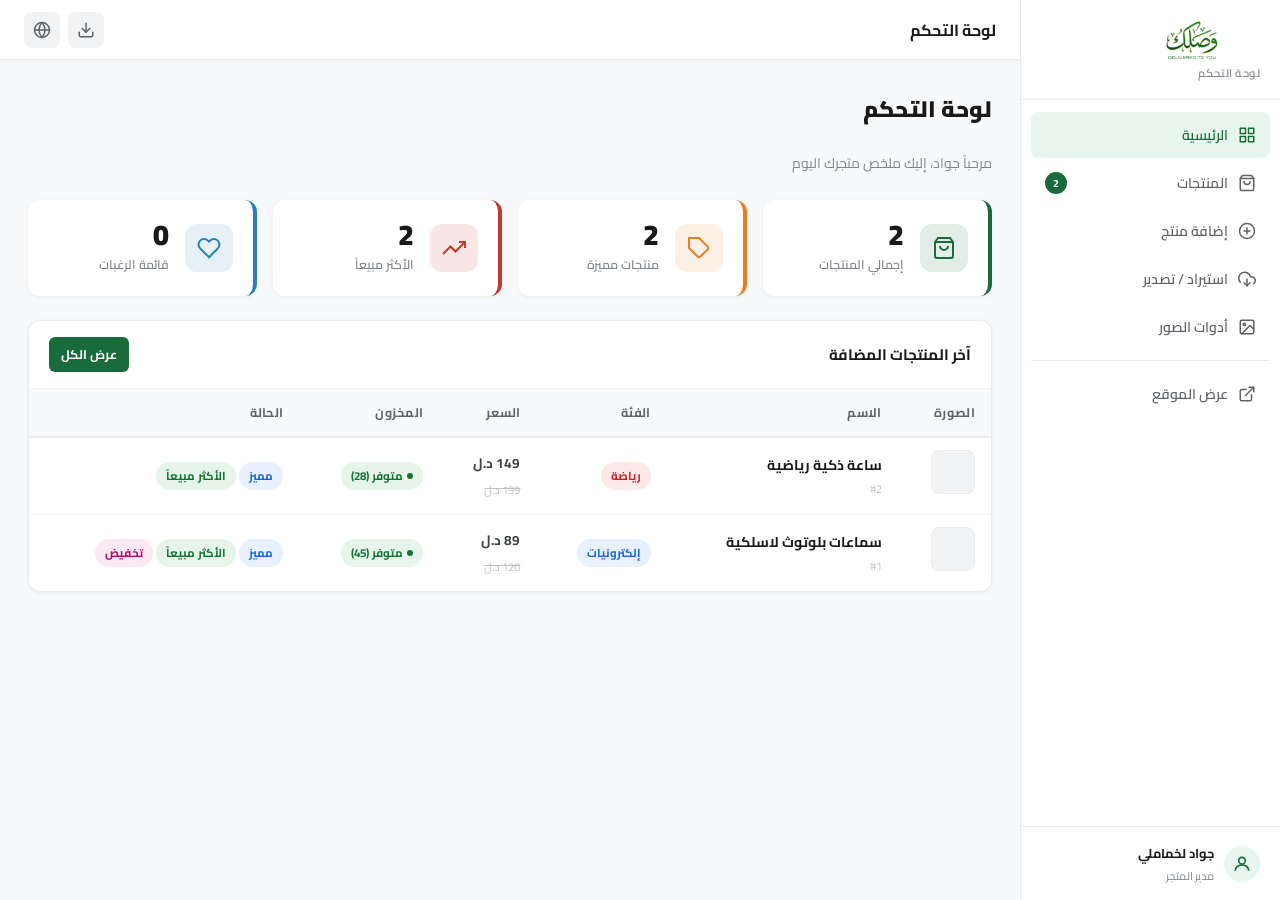
<file: admin/index.html>
<!DOCTYPE html>
<html lang="ar" dir="rtl">
<head>
  <meta charset="UTF-8"/>
  <meta name="viewport" content="width=device-width, initial-scale=1.0"/>
  <meta name="robots" content="noindex, nofollow"/>
  <title>لوحة التحكم | وصلك – wasalak.com</title>
  <link rel="icon" href="../assets/favicon.png" type="image/png"/>
  <link rel="preconnect" href="https://fonts.googleapis.com"/>
  <link rel="preconnect" href="https://fonts.gstatic.com" crossorigin/>
  <link href="https://fonts.googleapis.com/css2?family=Cairo:wght@400;600;700;900&family=Tajawal:wght@400;500;700&display=swap" rel="stylesheet"/>
  <link rel="stylesheet" href="css/admin.css"/>
</head>
<body>

<!-- ===== SIDEBAR ===== -->
<aside class="sidebar" id="sidebar">
  <div class="sidebar-brand">
    <img src="../assets/logo.png" alt="وصلك"
         onerror="this.onerror=null;this.style.display='none';document.getElementById('brandText').style.display='flex'"/>
    <span class="brand-text" id="brandText">وصلك</span>
    <span class="brand-sub">لوحة التحكم</span>
  </div>
  <nav class="sidebar-nav">
    <button class="nav-item active" onclick="showSection('dashboard')" aria-label="الرئيسية">
      <svg viewBox="0 0 24 24" fill="none" stroke="currentColor" stroke-width="2" stroke-linecap="round" stroke-linejoin="round"><rect x="3" y="3" width="7" height="7"/><rect x="14" y="3" width="7" height="7"/><rect x="14" y="14" width="7" height="7"/><rect x="3" y="14" width="7" height="7"/></svg>
      <span>الرئيسية</span>
    </button>
    <button class="nav-item" onclick="showSection('products')" aria-label="المنتجات">
      <svg viewBox="0 0 24 24" fill="none" stroke="currentColor" stroke-width="2" stroke-linecap="round" stroke-linejoin="round"><path d="M6 2L3 6v14a2 2 0 002 2h14a2 2 0 002-2V6l-3-4z"/><line x1="3" y1="6" x2="21" y2="6"/><path d="M16 10a4 4 0 01-8 0"/></svg>
      <span>المنتجات</span>
      <span class="nav-badge" id="navProductCount">0</span>
    </button>
    <button class="nav-item" onclick="showSection('add-product')" aria-label="إضافة منتج">
      <svg viewBox="0 0 24 24" fill="none" stroke="currentColor" stroke-width="2" stroke-linecap="round" stroke-linejoin="round"><circle cx="12" cy="12" r="10"/><line x1="12" y1="8" x2="12" y2="16"/><line x1="8" y1="12" x2="16" y2="12"/></svg>
      <span>إضافة منتج</span>
    </button>
    <button class="nav-item" onclick="showSection('import-export')" aria-label="استيراد وتصدير">
      <svg viewBox="0 0 24 24" fill="none" stroke="currentColor" stroke-width="2" stroke-linecap="round" stroke-linejoin="round"><polyline points="8 17 12 21 16 17"/><line x1="12" y1="12" x2="12" y2="21"/><path d="M20.88 18.09A5 5 0 0018 9h-1.26A8 8 0 103 16.29"/></svg>
      <span>استيراد / تصدير</span>
    </button>
    <button class="nav-item" onclick="showSection('image-tools')" aria-label="أدوات الصور">
      <svg viewBox="0 0 24 24" fill="none" stroke="currentColor" stroke-width="2" stroke-linecap="round" stroke-linejoin="round"><rect x="3" y="3" width="18" height="18" rx="2"/><circle cx="8.5" cy="8.5" r="1.5"/><polyline points="21 15 16 10 5 21"/></svg>
      <span>أدوات الصور</span>
    </button>
    <div class="nav-divider"></div>
    <a class="nav-item" href="../index.html" target="_blank" rel="noopener" aria-label="عرض الموقع">
      <svg viewBox="0 0 24 24" fill="none" stroke="currentColor" stroke-width="2" stroke-linecap="round" stroke-linejoin="round"><path d="M18 13v6a2 2 0 01-2 2H5a2 2 0 01-2-2V8a2 2 0 012-2h6"/><polyline points="15 3 21 3 21 9"/><line x1="10" y1="14" x2="21" y2="3"/></svg>
      <span>عرض الموقع</span>
    </a>
  </nav>
  <div class="sidebar-footer">
    <div class="sidebar-user">
      <div class="user-avatar">
        <svg viewBox="0 0 24 24" fill="none" stroke="currentColor" stroke-width="2"><circle cx="12" cy="8" r="4"/><path d="M4 20c0-4 3.6-7 8-7s8 3 8 7"/></svg>
      </div>
      <div>
        <div class="user-name">جواد لخماملي</div>
        <div class="user-role">مدير المتجر</div>
      </div>
    </div>
  </div>
</aside>

<!-- ===== TOPBAR ===== -->
<div class="admin-topbar">
  <button class="menu-toggle" onclick="toggleSidebar()" aria-label="قائمة">
    <svg viewBox="0 0 24 24" fill="none" stroke="currentColor" stroke-width="2" stroke-linecap="round" stroke-linejoin="round"><line x1="3" y1="6" x2="21" y2="6"/><line x1="3" y1="12" x2="21" y2="12"/><line x1="3" y1="18" x2="21" y2="18"/></svg>
  </button>
  <div class="topbar-title" id="topbarTitle">لوحة التحكم</div>
  <div class="topbar-actions">
    <button class="topbar-btn" onclick="exportProducts()" title="تصدير JSON">
      <svg viewBox="0 0 24 24" fill="none" stroke="currentColor" stroke-width="2" stroke-linecap="round" stroke-linejoin="round"><path d="M21 15v4a2 2 0 01-2 2H5a2 2 0 01-2-2v-4"/><polyline points="7 10 12 15 17 10"/><line x1="12" y1="15" x2="12" y2="3"/></svg>
    </button>
    <a href="../index.html" target="_blank" class="topbar-btn" title="عرض الموقع" rel="noopener">
      <svg viewBox="0 0 24 24" fill="none" stroke="currentColor" stroke-width="2" stroke-linecap="round" stroke-linejoin="round"><circle cx="12" cy="12" r="10"/><line x1="2" y1="12" x2="22" y2="12"/><path d="M12 2a15.3 15.3 0 014 10 15.3 15.3 0 01-4 10 15.3 15.3 0 01-4-10 15.3 15.3 0 014-10z"/></svg>
    </a>
  </div>
</div>

<!-- ===== MAIN CONTENT ===== -->
<main class="admin-main" id="adminMain">

  <!-- ── DASHBOARD ── -->
  <section class="admin-section active" id="section-dashboard">
    <div class="section-header">
      <h1 class="section-title">لوحة التحكم</h1>
      <p class="section-sub">مرحباً جواد، إليك ملخص متجرك اليوم</p>
    </div>

    <div class="stats-grid">
      <div class="stat-card" style="--accent:#1a6b3c">
        <div class="stat-icon">
          <svg viewBox="0 0 24 24" fill="none" stroke="currentColor" stroke-width="2"><path d="M6 2L3 6v14a2 2 0 002 2h14a2 2 0 002-2V6l-3-4z"/><line x1="3" y1="6" x2="21" y2="6"/><path d="M16 10a4 4 0 01-8 0"/></svg>
        </div>
        <div class="stat-info">
          <div class="stat-value" id="statProducts">0</div>
          <div class="stat-label">إجمالي المنتجات</div>
        </div>
      </div>
      <div class="stat-card" style="--accent:#e67e22">
        <div class="stat-icon">
          <svg viewBox="0 0 24 24" fill="none" stroke="currentColor" stroke-width="2"><path d="M20.59 13.41l-7.17 7.17a2 2 0 01-2.83 0L2 12V2h10l8.59 8.59a2 2 0 010 2.82z"/><line x1="7" y1="7" x2="7.01" y2="7"/></svg>
        </div>
        <div class="stat-info">
          <div class="stat-value" id="statFeatured">0</div>
          <div class="stat-label">منتجات مميزة</div>
        </div>
      </div>
      <div class="stat-card" style="--accent:#c0392b">
        <div class="stat-icon">
          <svg viewBox="0 0 24 24" fill="none" stroke="currentColor" stroke-width="2"><polyline points="23 6 13.5 15.5 8.5 10.5 1 18"/><polyline points="17 6 23 6 23 12"/></svg>
        </div>
        <div class="stat-info">
          <div class="stat-value" id="statBestseller">0</div>
          <div class="stat-label">الأكثر مبيعاً</div>
        </div>
      </div>
      <div class="stat-card" style="--accent:#2980b9">
        <div class="stat-icon">
          <svg viewBox="0 0 24 24" fill="none" stroke="currentColor" stroke-width="2"><path d="M20.84 4.61a5.5 5.5 0 00-7.78 0L12 5.67l-1.06-1.06a5.5 5.5 0 00-7.78 7.78l1.06 1.06L12 21.23l7.78-7.78 1.06-1.06a5.5 5.5 0 000-7.78z"/></svg>
        </div>
        <div class="stat-info">
          <div class="stat-value" id="statWishlist">0</div>
          <div class="stat-label">قائمة الرغبات</div>
        </div>
      </div>
    </div>

    <!-- Quick product table -->
    <div class="card">
      <div class="card-header">
        <h2 class="card-title">آخر المنتجات المضافة</h2>
        <button class="btn-sm btn-primary" onclick="showSection('products')">عرض الكل</button>
      </div>
      <div class="table-wrap">
        <table class="admin-table" id="dashboardTable">
          <thead>
            <tr>
              <th>الصورة</th>
              <th>الاسم</th>
              <th>الفئة</th>
              <th>السعر</th>
              <th>المخزون</th>
              <th>الحالة</th>
            </tr>
          </thead>
          <tbody id="dashboardTableBody"></tbody>
        </table>
      </div>
    </div>
  </section>

  <!-- ── PRODUCTS LIST ── -->
  <section class="admin-section" id="section-products">
    <div class="section-header">
      <h1 class="section-title">إدارة المنتجات</h1>
      <button class="btn btn-primary" onclick="showSection('add-product')">
        <svg viewBox="0 0 24 24" fill="none" stroke="currentColor" stroke-width="2.5" width="16" height="16"><line x1="12" y1="5" x2="12" y2="19"/><line x1="5" y1="12" x2="19" y2="12"/></svg>
        إضافة منتج
      </button>
    </div>

    <!-- Toolbar -->
    <div class="toolbar">
      <div class="search-box">
        <svg viewBox="0 0 24 24" fill="none" stroke="currentColor" stroke-width="2" width="16" height="16"><circle cx="11" cy="11" r="8"/><line x1="21" y1="21" x2="16.65" y2="16.65"/></svg>
        <input type="text" id="searchProducts" placeholder="ابحث عن منتج..." oninput="filterProductsAdmin()"/>
      </div>
      <select id="filterCategory" onchange="filterProductsAdmin()" class="select-sm">
        <option value="">كل الفئات</option>
        <option value="electronics">إلكترونيات</option>
        <option value="fashion">أزياء وموضة</option>
        <option value="home">منزل ومطبخ</option>
        <option value="beauty">جمال وعناية</option>
        <option value="sports">رياضة</option>
        <option value="other">أخرى</option>
      </select>
      <select id="filterStatus" onchange="filterProductsAdmin()" class="select-sm">
        <option value="">كل الحالات</option>
        <option value="featured">مميز</option>
        <option value="bestseller">الأكثر مبيعاً</option>
        <option value="sale">تخفيض</option>
        <option value="new">جديد</option>
      </select>
    </div>

    <div class="table-wrap">
      <table class="admin-table" id="productsTable">
        <thead>
          <tr>
            <th style="width:60px">الصورة</th>
            <th>الاسم</th>
            <th>الفئة</th>
            <th>السعر</th>
            <th>المخزون</th>
            <th>الحالة</th>
            <th style="width:130px">الإجراءات</th>
          </tr>
        </thead>
        <tbody id="productsTableBody"></tbody>
      </table>
    </div>
    <div class="empty-state" id="productsEmpty" style="display:none">
      <svg viewBox="0 0 24 24" fill="none" stroke="currentColor" stroke-width="1.5" width="64" height="64"><path d="M6 2L3 6v14a2 2 0 002 2h14a2 2 0 002-2V6l-3-4z"/><line x1="3" y1="6" x2="21" y2="6"/><path d="M16 10a4 4 0 01-8 0"/></svg>
      <p>لا توجد منتجات</p>
      <button class="btn btn-primary" onclick="showSection('add-product')">إضافة أول منتج</button>
    </div>
  </section>

  <!-- ── ADD / EDIT PRODUCT ── -->
  <section class="admin-section" id="section-add-product">
    <div class="section-header">
      <h1 class="section-title" id="formTitle">إضافة منتج جديد</h1>
      <button class="btn btn-ghost" onclick="showSection('products')">
        <svg viewBox="0 0 24 24" fill="none" stroke="currentColor" stroke-width="2" width="16" height="16"><polyline points="9 14 4 9 9 4"/><line x1="20" y1="9" x2="4" y2="9"/></svg>
        رجوع
      </button>
    </div>

    <form id="productForm" onsubmit="saveProduct(event)" novalidate>
      <input type="hidden" id="editProductId"/>

      <div class="form-grid">

        <!-- COL 1 : Infos générales -->
        <div class="form-col">
          <div class="card">
            <div class="card-header"><h2 class="card-title">المعلومات الأساسية</h2></div>
            <div class="form-body">

              <div class="field">
                <label class="field-label" for="fName">اسم المنتج <span class="req">*</span></label>
                <input class="field-input" type="text" id="fName" placeholder="مثال: سماعات بلوتوث لاسلكية" required/>
              </div>

              <div class="field">
                <label class="field-label" for="fCategory">الفئة <span class="req">*</span></label>
                <select class="field-input" id="fCategory" required>
                  <option value="">اختر فئة</option>
                  <option value="electronics">إلكترونيات</option>
                  <option value="fashion">أزياء وموضة</option>
                  <option value="home">منزل ومطبخ</option>
                  <option value="beauty">جمال وعناية</option>
                  <option value="sports">رياضة</option>
                  <option value="other">أخرى</option>
                </select>
              </div>

              <div class="field-row">
                <div class="field">
                  <label class="field-label" for="fPrice">السعر الحالي (د.ل) <span class="req">*</span></label>
                  <input class="field-input" type="number" id="fPrice" min="0" step="0.5" placeholder="299" required/>
                </div>
                <div class="field">
                  <label class="field-label" for="fOriginalPrice">السعر الأصلي (د.ل)</label>
                  <input class="field-input" type="number" id="fOriginalPrice" min="0" step="0.5" placeholder="399"/>
                </div>
              </div>

              <div class="field-row">
                <div class="field">
                  <label class="field-label" for="fStock">المخزون <span class="req">*</span></label>
                  <input class="field-input" type="number" id="fStock" min="0" placeholder="50" required/>
                </div>
                <div class="field">
                  <label class="field-label" for="fRating">التقييم (1-5)</label>
                  <input class="field-input" type="number" id="fRating" min="1" max="5" step="0.1" placeholder="4.5"/>
                </div>
              </div>

              <div class="field">
                <label class="field-label" for="fReviews">عدد المراجعات</label>
                <input class="field-input" type="number" id="fReviews" min="0" placeholder="128"/>
              </div>

              <div class="field">
                <label class="field-label" for="fDescription">الوصف</label>
                <textarea class="field-input field-textarea" id="fDescription" rows="4" placeholder="اكتب وصفاً جذاباً للمنتج..."></textarea>
              </div>

              <!-- Badges -->
              <div class="field">
                <label class="field-label">الشارة</label>
                <div class="badge-selector">
                  <label class="badge-opt" style="--c:#e74c3c">
                    <input type="radio" name="fBadge" value="sale"/>
                    <span>تخفيض</span>
                  </label>
                  <label class="badge-opt" style="--c:#27ae60">
                    <input type="radio" name="fBadge" value="new"/>
                    <span>جديد</span>
                  </label>
                  <label class="badge-opt" style="--c:#e67e22">
                    <input type="radio" name="fBadge" value="hot"/>
                    <span>رائج</span>
                  </label>
                  <label class="badge-opt" style="--c:#95a5a6">
                    <input type="radio" name="fBadge" value="" checked/>
                    <span>بدون</span>
                  </label>
                </div>
              </div>

              <div class="field">
                <label class="field-label" for="fBadgeText">نص الشارة</label>
                <input class="field-input" type="text" id="fBadgeText" placeholder="مثال: خصم 25%"/>
              </div>

              <!-- Toggles -->
              <div class="toggle-group">
                <label class="toggle-item">
                  <span class="toggle-label">منتج مميز</span>
                  <input type="checkbox" id="fFeatured" class="toggle-check"/>
                  <span class="toggle-switch"></span>
                </label>
                <label class="toggle-item">
                  <span class="toggle-label">الأكثر مبيعاً</span>
                  <input type="checkbox" id="fBestseller" class="toggle-check"/>
                  <span class="toggle-switch"></span>
                </label>
              </div>
            </div>
          </div>

          <!-- SPECS -->
          <div class="card" style="margin-top:20px">
            <div class="card-header">
              <h2 class="card-title">المواصفات التقنية</h2>
              <button type="button" class="btn-sm btn-ghost" onclick="addSpecRow()">+ إضافة</button>
            </div>
            <div class="form-body">
              <div id="specsContainer"></div>
            </div>
          </div>

          <!-- OPTIONS -->
          <div class="card" style="margin-top:20px">
            <div class="card-header"><h2 class="card-title">خيارات المنتج</h2></div>
            <div class="form-body">
              <div class="field">
                <label class="field-label" for="fSizes">المقاسات (افصل بفاصلة)</label>
                <input class="field-input" type="text" id="fSizes" placeholder="S, M, L, XL"/>
              </div>
              <div class="field">
                <label class="field-label" for="fColors">الألوان (افصل بفاصلة)</label>
                <input class="field-input" type="text" id="fColors" placeholder="أسود, أبيض, رمادي"/>
              </div>
            </div>
          </div>
        </div>

        <!-- COL 2 : Images -->
        <div class="form-col">
          <div class="card">
            <div class="card-header">
              <h2 class="card-title">صور المنتج</h2>
              <span class="card-hint">يتم تحسين الصور تلقائياً</span>
            </div>
            <div class="form-body">

              <!-- Main image upload -->
              <div class="field">
                <label class="field-label">الصورة الرئيسية <span class="req">*</span></label>
                <div class="upload-zone" id="mainUploadZone"
                     ondragover="handleDragOver(event,'mainUploadZone')"
                     ondragleave="handleDragLeave('mainUploadZone')"
                     ondrop="handleDrop(event,'mainImageInput','main')"
                     onclick="document.getElementById('mainImageInput').click()">
                  <div class="upload-placeholder" id="mainUploadPlaceholder">
                    <svg viewBox="0 0 24 24" fill="none" stroke="currentColor" stroke-width="1.5" width="40" height="40"><rect x="3" y="3" width="18" height="18" rx="2"/><circle cx="8.5" cy="8.5" r="1.5"/><polyline points="21 15 16 10 5 21"/></svg>
                    <p>اسحب صورة أو اضغط للاختيار</p>
                    <small>800×800 px · JPEG/PNG/WEBP · أقصى حجم 5MB</small>
                    <small class="upload-hint-badge">يتم الضغط والتحسين تلقائياً</small>
                  </div>
                  <img id="mainPreview" class="upload-preview" style="display:none" alt="معاينة الصورة الرئيسية"/>
                  <input type="file" id="mainImageInput" accept="image/*" style="display:none"
                         onchange="processImage(this,'mainPreview','mainImageData','main')"/>
                </div>
                <input type="hidden" id="mainImageData"/>
                <!-- Image info bar -->
                <div class="img-info-bar" id="mainImgInfo" style="display:none">
                  <div class="img-info-row">
                    <span id="mainImgOrigSize"></span>
                    <span class="arrow-icon">→</span>
                    <span id="mainImgNewSize" class="size-green"></span>
                    <span class="img-dims" id="mainImgDims"></span>
                    <button type="button" class="btn-xs btn-danger" onclick="clearImage('mainPreview','mainImageInput','mainImageData','mainUploadPlaceholder','mainImgInfo')">حذف</button>
                  </div>
                </div>
              </div>

              <!-- Gallery images -->
              <div class="field">
                <label class="field-label">صور إضافية (حتى 4)</label>
                <div class="gallery-upload-grid" id="galleryGrid">
                  <!-- slots generated by JS -->
                </div>
                <input type="hidden" id="galleryImagesData"/>
              </div>

              <!-- URL fallback -->
              <div class="field">
                <label class="field-label" for="fImageUrl">أو أدخل رابط صورة خارجي</label>
                <div class="url-input-row">
                  <input class="field-input" type="url" id="fImageUrl" placeholder="https://example.com/image.jpg"/>
                  <button type="button" class="btn-sm btn-primary" onclick="previewExternalUrl()">معاينة</button>
                </div>
              </div>

            </div>
          </div>

          <!-- Image resize presets -->
          <div class="card" style="margin-top:20px">
            <div class="card-header">
              <h2 class="card-title">إعدادات تحسين الصور</h2>
            </div>
            <div class="form-body">
              <div class="preset-grid">
                <button type="button" class="preset-btn active" data-preset="product" onclick="selectPreset(this,'product')">
                  <svg viewBox="0 0 24 24" fill="none" stroke="currentColor" stroke-width="2" width="20" height="20"><path d="M6 2L3 6v14a2 2 0 002 2h14a2 2 0 002-2V6l-3-4z"/></svg>
                  <span>منتج</span>
                  <small>800×800</small>
                </button>
                <button type="button" class="preset-btn" data-preset="thumbnail" onclick="selectPreset(this,'thumbnail')">
                  <svg viewBox="0 0 24 24" fill="none" stroke="currentColor" stroke-width="2" width="20" height="20"><rect x="3" y="3" width="18" height="18" rx="2"/><circle cx="8.5" cy="8.5" r="1.5"/></svg>
                  <span>مصغرة</span>
                  <small>300×300</small>
                </button>
                <button type="button" class="preset-btn" data-preset="banner" onclick="selectPreset(this,'banner')">
                  <svg viewBox="0 0 24 24" fill="none" stroke="currentColor" stroke-width="2" width="20" height="20"><rect x="3" y="6" width="18" height="12" rx="2"/></svg>
                  <span>بانر</span>
                  <small>1200×400</small>
                </button>
                <button type="button" class="preset-btn" data-preset="og" onclick="selectPreset(this,'og')">
                  <svg viewBox="0 0 24 24" fill="none" stroke="currentColor" stroke-width="2" width="20" height="20"><path d="M4 15s1-1 4-1 5 2 8 2 4-1 4-1V3s-1 1-4 1-5-2-8-2-4 1-4 1z"/></svg>
                  <span>مشاركة</span>
                  <small>1200×630</small>
                </button>
              </div>

              <div class="field-row" style="margin-top:12px">
                <div class="field">
                  <label class="field-label" for="resizeW">العرض (px)</label>
                  <input class="field-input" type="number" id="resizeW" value="800" min="50" max="3000"/>
                </div>
                <div class="field">
                  <label class="field-label" for="resizeH">الارتفاع (px)</label>
                  <input class="field-input" type="number" id="resizeH" value="800" min="50" max="3000"/>
                </div>
                <div class="field">
                  <label class="field-label" for="resizeQ">الجودة %</label>
                  <input class="field-input" type="number" id="resizeQ" value="85" min="10" max="100"/>
                </div>
              </div>

              <div class="field">
                <label class="field-label">تنسيق الإخراج</label>
                <div class="format-selector">
                  <label class="format-opt"><input type="radio" name="outputFmt" value="image/jpeg" checked/><span>JPEG</span></label>
                  <label class="format-opt"><input type="radio" name="outputFmt" value="image/webp"/><span>WEBP</span></label>
                  <label class="format-opt"><input type="radio" name="outputFmt" value="image/png"/><span>PNG</span></label>
                </div>
              </div>

              <div class="field">
                <label class="field-label">وضع القص</label>
                <div class="format-selector">
                  <label class="format-opt"><input type="radio" name="cropMode" value="cover" checked/><span>تغطية</span></label>
                  <label class="format-opt"><input type="radio" name="cropMode" value="contain"/><span>احتواء</span></label>
                  <label class="format-opt"><input type="radio" name="cropMode" value="stretch"/><span>تمديد</span></label>
                </div>
              </div>
            </div>
          </div>

        </div>
      </div>

      <!-- FORM ACTIONS -->
      <div class="form-actions">
        <button type="button" class="btn btn-ghost" onclick="resetForm()">إلغاء</button>
        <button type="button" class="btn btn-secondary" onclick="saveProductDraft()">
          <svg viewBox="0 0 24 24" fill="none" stroke="currentColor" stroke-width="2" width="16" height="16"><path d="M19 21H5a2 2 0 01-2-2V5a2 2 0 012-2h11l5 5v11a2 2 0 01-2 2z"/><polyline points="17 21 17 13 7 13 7 21"/><polyline points="7 3 7 8 15 8"/></svg>
          حفظ كمسودة
        </button>
        <button type="submit" class="btn btn-primary">
          <svg viewBox="0 0 24 24" fill="none" stroke="currentColor" stroke-width="2" width="16" height="16"><polyline points="20 6 9 17 4 12"/></svg>
          حفظ المنتج
        </button>
      </div>
    </form>
  </section>

  <!-- ── IMPORT / EXPORT ── -->
  <section class="admin-section" id="section-import-export">
    <div class="section-header">
      <h1 class="section-title">استيراد / تصدير</h1>
    </div>

    <div class="import-export-grid">

      <!-- Import JSON -->
      <div class="card">
        <div class="card-header">
          <h2 class="card-title">
            <svg viewBox="0 0 24 24" fill="none" stroke="currentColor" stroke-width="2" width="20" height="20"><polyline points="8 17 12 21 16 17"/><line x1="12" y1="12" x2="12" y2="21"/><path d="M20.88 18.09A5 5 0 0018 9h-1.26A8 8 0 103 16.29"/></svg>
            استيراد منتجات (JSON)
          </h2>
        </div>
        <div class="form-body">
          <div class="upload-zone import-zone"
               ondragover="handleDragOver(event,'importZone')"
               ondragleave="handleDragLeave('importZone')"
               ondrop="handleJsonDrop(event)"
               onclick="document.getElementById('jsonFileInput').click()"
               id="importZone">
            <svg viewBox="0 0 24 24" fill="none" stroke="currentColor" stroke-width="1.5" width="40" height="40"><polyline points="8 17 12 21 16 17"/><line x1="12" y1="12" x2="12" y2="21"/><path d="M20.88 18.09A5 5 0 0018 9h-1.26A8 8 0 103 16.29"/></svg>
            <p>اسحب ملف JSON أو اضغط للاختيار</p>
            <small>الصيغة المدعومة: Wasalak JSON · WooCommerce · Shopify CSV→JSON</small>
            <input type="file" id="jsonFileInput" accept=".json" style="display:none" onchange="importFromJson(this)"/>
          </div>

          <div class="field" style="margin-top:16px">
            <label class="field-label">أو الصق بيانات JSON مباشرة</label>
            <textarea class="field-input field-textarea code-area" id="jsonPasteArea" rows="8" placeholder='[{"id":101,"name":"اسم المنتج","category":"electronics","price":299,...}]'></textarea>
          </div>

          <div class="import-options">
            <label class="toggle-item">
              <span class="toggle-label">دمج مع المنتجات الحالية</span>
              <input type="checkbox" id="mergeModeCheck" class="toggle-check" checked/>
              <span class="toggle-switch"></span>
            </label>
            <label class="toggle-item">
              <span class="toggle-label">تجاهل المنتجات المكررة</span>
              <input type="checkbox" id="skipDuplicatesCheck" class="toggle-check" checked/>
              <span class="toggle-switch"></span>
            </label>
          </div>

          <div class="form-actions" style="justify-content:flex-start;margin-top:12px">
            <button class="btn btn-primary" onclick="runJsonImport()">
              <svg viewBox="0 0 24 24" fill="none" stroke="currentColor" stroke-width="2" width="16" height="16"><polyline points="8 17 12 21 16 17"/><line x1="12" y1="12" x2="12" y2="21"/><path d="M20.88 18.09A5 5 0 0018 9h-1.26A8 8 0 103 16.29"/></svg>
              استيراد
            </button>
            <button class="btn btn-ghost" onclick="validateJson()">التحقق من الصحة</button>
          </div>

          <div id="importFeedback" class="import-feedback" style="display:none"></div>
        </div>
      </div>

      <!-- Export -->
      <div class="card">
        <div class="card-header">
          <h2 class="card-title">
            <svg viewBox="0 0 24 24" fill="none" stroke="currentColor" stroke-width="2" width="20" height="20"><path d="M21 15v4a2 2 0 01-2 2H5a2 2 0 01-2-2v-4"/><polyline points="7 10 12 15 17 10"/><line x1="12" y1="15" x2="12" y2="3"/></svg>
            تصدير المنتجات
          </h2>
        </div>
        <div class="form-body">
          <div class="export-options">
            <div class="export-card" onclick="exportProducts()">
              <svg viewBox="0 0 24 24" fill="none" stroke="currentColor" stroke-width="2" width="32" height="32"><path d="M14 2H6a2 2 0 00-2 2v16a2 2 0 002 2h12a2 2 0 002-2V8z"/><polyline points="14 2 14 8 20 8"/></svg>
              <strong>JSON</strong>
              <small>تنسيق وصلك الكامل</small>
            </div>
            <div class="export-card" onclick="exportCSV()">
              <svg viewBox="0 0 24 24" fill="none" stroke="currentColor" stroke-width="2" width="32" height="32"><path d="M14 2H6a2 2 0 00-2 2v16a2 2 0 002 2h12a2 2 0 002-2V8z"/><polyline points="14 2 14 8 20 8"/><line x1="8" y1="13" x2="16" y2="13"/><line x1="8" y1="17" x2="16" y2="17"/></svg>
              <strong>CSV</strong>
              <small>Excel / WooCommerce</small>
            </div>
            <div class="export-card" onclick="exportMinified()">
              <svg viewBox="0 0 24 24" fill="none" stroke="currentColor" stroke-width="2" width="32" height="32"><polyline points="16 18 22 12 16 6"/><polyline points="8 6 2 12 8 18"/></svg>
              <strong>JSON Minifié</strong>
              <small>للنشر المباشر</small>
            </div>
          </div>

          <div class="field" style="margin-top:20px">
            <label class="field-label">معاينة JSON</label>
            <textarea class="field-input field-textarea code-area" id="exportPreview" rows="10" readonly></textarea>
          </div>
          <button class="btn btn-ghost" onclick="refreshExportPreview()" style="margin-top:8px">
            <svg viewBox="0 0 24 24" fill="none" stroke="currentColor" stroke-width="2" width="14" height="14"><polyline points="1 4 1 10 7 10"/><path d="M3.51 15a9 9 0 102.13-9.36L1 10"/></svg>
            تحديث المعاينة
          </button>
        </div>
      </div>

      <!-- Schema reference -->
      <div class="card schema-card">
        <div class="card-header"><h2 class="card-title">مرجع هيكل البيانات (JSON Schema)</h2></div>
        <div class="form-body">
          <pre class="code-block">{
  "id":           123,           // رقم فريد
  "name":         "اسم المنتج", // النص العربي
  "category":     "electronics",// الفئة
  "price":        299,           // السعر الحالي
  "originalPrice":399,           // السعر قبل الخصم
  "image":        "https://...", // الصورة الرئيسية
  "images":       ["https://..."],// مصفوفة صور
  "rating":       4.5,           // التقييم 1-5
  "reviews":      128,           // عدد المراجعات
  "stock":        50,            // الكمية المتوفرة
  "badge":        "sale",        // sale|new|hot|""
  "badgeText":    "خصم 25%",
  "description":  "وصف المنتج...",
  "featured":     true,          // منتج مميز
  "bestseller":   false,
  "specs": {
    "الماركة":    "Samsung",
    "اللون":      "أسود"
  },
  "options": {
    "size":  ["S","M","L"],
    "color": ["أسود","أبيض"]
  }
}</pre>
        </div>
      </div>
    </div>
  </section>

  <!-- ── IMAGE TOOLS ── -->
  <section class="admin-section" id="section-image-tools">
    <div class="section-header">
      <h1 class="section-title">أدوات تحسين الصور</h1>
      <p class="section-sub">ضغط، تغيير حجم، تحويل الصيغة — كل ذلك محلياً في المتصفح</p>
    </div>

    <div class="image-tools-grid">
      <div class="card">
        <div class="card-header"><h2 class="card-title">رفع الصور</h2></div>
        <div class="form-body">
          <div class="upload-zone"
               ondragover="handleDragOver(event,'toolZone')"
               ondragleave="handleDragLeave('toolZone')"
               ondrop="handleToolDrop(event)"
               onclick="document.getElementById('toolImagesInput').click()"
               id="toolZone">
            <svg viewBox="0 0 24 24" fill="none" stroke="currentColor" stroke-width="1.5" width="40" height="40"><rect x="3" y="3" width="18" height="18" rx="2"/><circle cx="8.5" cy="8.5" r="1.5"/><polyline points="21 15 16 10 5 21"/></svg>
            <p>اسحب صوراً متعددة أو اضغط للاختيار</p>
            <small>JPEG · PNG · WEBP · GIF · حتى 20 صورة</small>
            <input type="file" id="toolImagesInput" accept="image/*" multiple style="display:none" onchange="loadToolImages(this)"/>
          </div>

          <div class="tool-presets">
            <div class="tool-preset-header">
              <span>إعدادات سريعة</span>
            </div>
            <div class="preset-grid" style="grid-template-columns:repeat(4,1fr)">
              <button type="button" class="preset-btn active" data-preset="product" onclick="selectToolPreset(this,'product')">
                <svg viewBox="0 0 24 24" fill="none" stroke="currentColor" stroke-width="2" width="18" height="18"><path d="M6 2L3 6v14a2 2 0 002 2h14a2 2 0 002-2V6l-3-4z"/></svg>
                <span>منتج</span><small>800×800</small>
              </button>
              <button type="button" class="preset-btn" data-preset="thumbnail" onclick="selectToolPreset(this,'thumbnail')">
                <svg viewBox="0 0 24 24" fill="none" stroke="currentColor" stroke-width="2" width="18" height="18"><rect x="3" y="3" width="18" height="18" rx="2"/></svg>
                <span>مصغرة</span><small>300×300</small>
              </button>
              <button type="button" class="preset-btn" data-preset="banner" onclick="selectToolPreset(this,'banner')">
                <svg viewBox="0 0 24 24" fill="none" stroke="currentColor" stroke-width="2" width="18" height="18"><rect x="3" y="6" width="18" height="12" rx="2"/></svg>
                <span>بانر</span><small>1200×400</small>
              </button>
              <button type="button" class="preset-btn" data-preset="og" onclick="selectToolPreset(this,'og')">
                <svg viewBox="0 0 24 24" fill="none" stroke="currentColor" stroke-width="2" width="18" height="18"><path d="M4 15s1-1 4-1 5 2 8 2 4-1 4-1V3s-1 1-4 1-5-2-8-2-4 1-4 1z"/></svg>
                <span>مشاركة</span><small>1200×630</small>
              </button>
            </div>

            <div class="tool-controls">
              <div class="field-row">
                <div class="field">
                  <label class="field-label" for="toolW">العرض (px)</label>
                  <input class="field-input" type="number" id="toolW" value="800" min="50" max="3000"/>
                </div>
                <div class="field">
                  <label class="field-label" for="toolH">الارتفاع (px)</label>
                  <input class="field-input" type="number" id="toolH" value="800" min="50" max="3000"/>
                </div>
                <div class="field">
                  <label class="field-label" for="toolQ">الجودة %</label>
                  <input class="field-input" type="number" id="toolQ" value="85" min="10" max="100"/>
                </div>
              </div>
              <div class="field-row">
                <div class="field">
                  <label class="field-label">تنسيق</label>
                  <div class="format-selector">
                    <label class="format-opt"><input type="radio" name="toolFmt" value="image/jpeg" checked/><span>JPEG</span></label>
                    <label class="format-opt"><input type="radio" name="toolFmt" value="image/webp"/><span>WEBP</span></label>
                    <label class="format-opt"><input type="radio" name="toolFmt" value="image/png"/><span>PNG</span></label>
                  </div>
                </div>
                <div class="field">
                  <label class="field-label">وضع القص</label>
                  <div class="format-selector">
                    <label class="format-opt"><input type="radio" name="toolCrop" value="cover" checked/><span>تغطية</span></label>
                    <label class="format-opt"><input type="radio" name="toolCrop" value="contain"/><span>احتواء</span></label>
                  </div>
                </div>
              </div>
              <button class="btn btn-primary" onclick="processAllToolImages()">
                <svg viewBox="0 0 24 24" fill="none" stroke="currentColor" stroke-width="2" width="16" height="16"><polyline points="13 2 3 14 12 14 11 22 21 10 12 10 13 2"/></svg>
                معالجة الكل
              </button>
            </div>
          </div>
        </div>
      </div>

      <!-- Tool results -->
      <div class="card">
        <div class="card-header">
          <h2 class="card-title">النتائج</h2>
          <button class="btn-sm btn-primary" onclick="downloadAllToolImages()" id="downloadAllBtn" style="display:none">تحميل الكل ZIP</button>
        </div>
        <div class="form-body">
          <div id="toolResultsGrid" class="tool-results-grid">
            <div class="empty-tools">
              <svg viewBox="0 0 24 24" fill="none" stroke="currentColor" stroke-width="1.5" width="48" height="48"><rect x="3" y="3" width="18" height="18" rx="2"/><circle cx="8.5" cy="8.5" r="1.5"/><polyline points="21 15 16 10 5 21"/></svg>
              <p>ارفع صوراً للبدء</p>
            </div>
          </div>
        </div>
      </div>

    </div>
  </section>

</main>

<!-- ===== DELETE MODAL ===== -->
<div class="modal-overlay" id="deleteModal" style="display:none" role="dialog" aria-modal="true" aria-labelledby="deleteModalTitle">
  <div class="modal-box">
    <div class="modal-icon modal-icon-danger">
      <svg viewBox="0 0 24 24" fill="none" stroke="currentColor" stroke-width="2" width="28" height="28"><polyline points="3 6 5 6 21 6"/><path d="M19 6v14a2 2 0 01-2 2H7a2 2 0 01-2-2V6m3 0V4a1 1 0 011-1h4a1 1 0 011 1v2"/></svg>
    </div>
    <h3 id="deleteModalTitle">حذف المنتج</h3>
    <p id="deleteModalMsg">هل أنت متأكد من حذف هذا المنتج؟ لا يمكن التراجع.</p>
    <div class="modal-actions">
      <button class="btn btn-ghost" onclick="closeDeleteModal()">إلغاء</button>
      <button class="btn btn-danger" onclick="confirmDelete()">حذف</button>
    </div>
  </div>
</div>

<!-- ===== TOAST ===== -->
<div class="admin-toast" id="adminToast" role="alert" aria-live="polite"></div>

<!-- Hidden canvas for image processing -->
<canvas id="processCanvas" style="display:none"></canvas>

<script src="js/admin.js"></script>
</body>
</html>
</file>
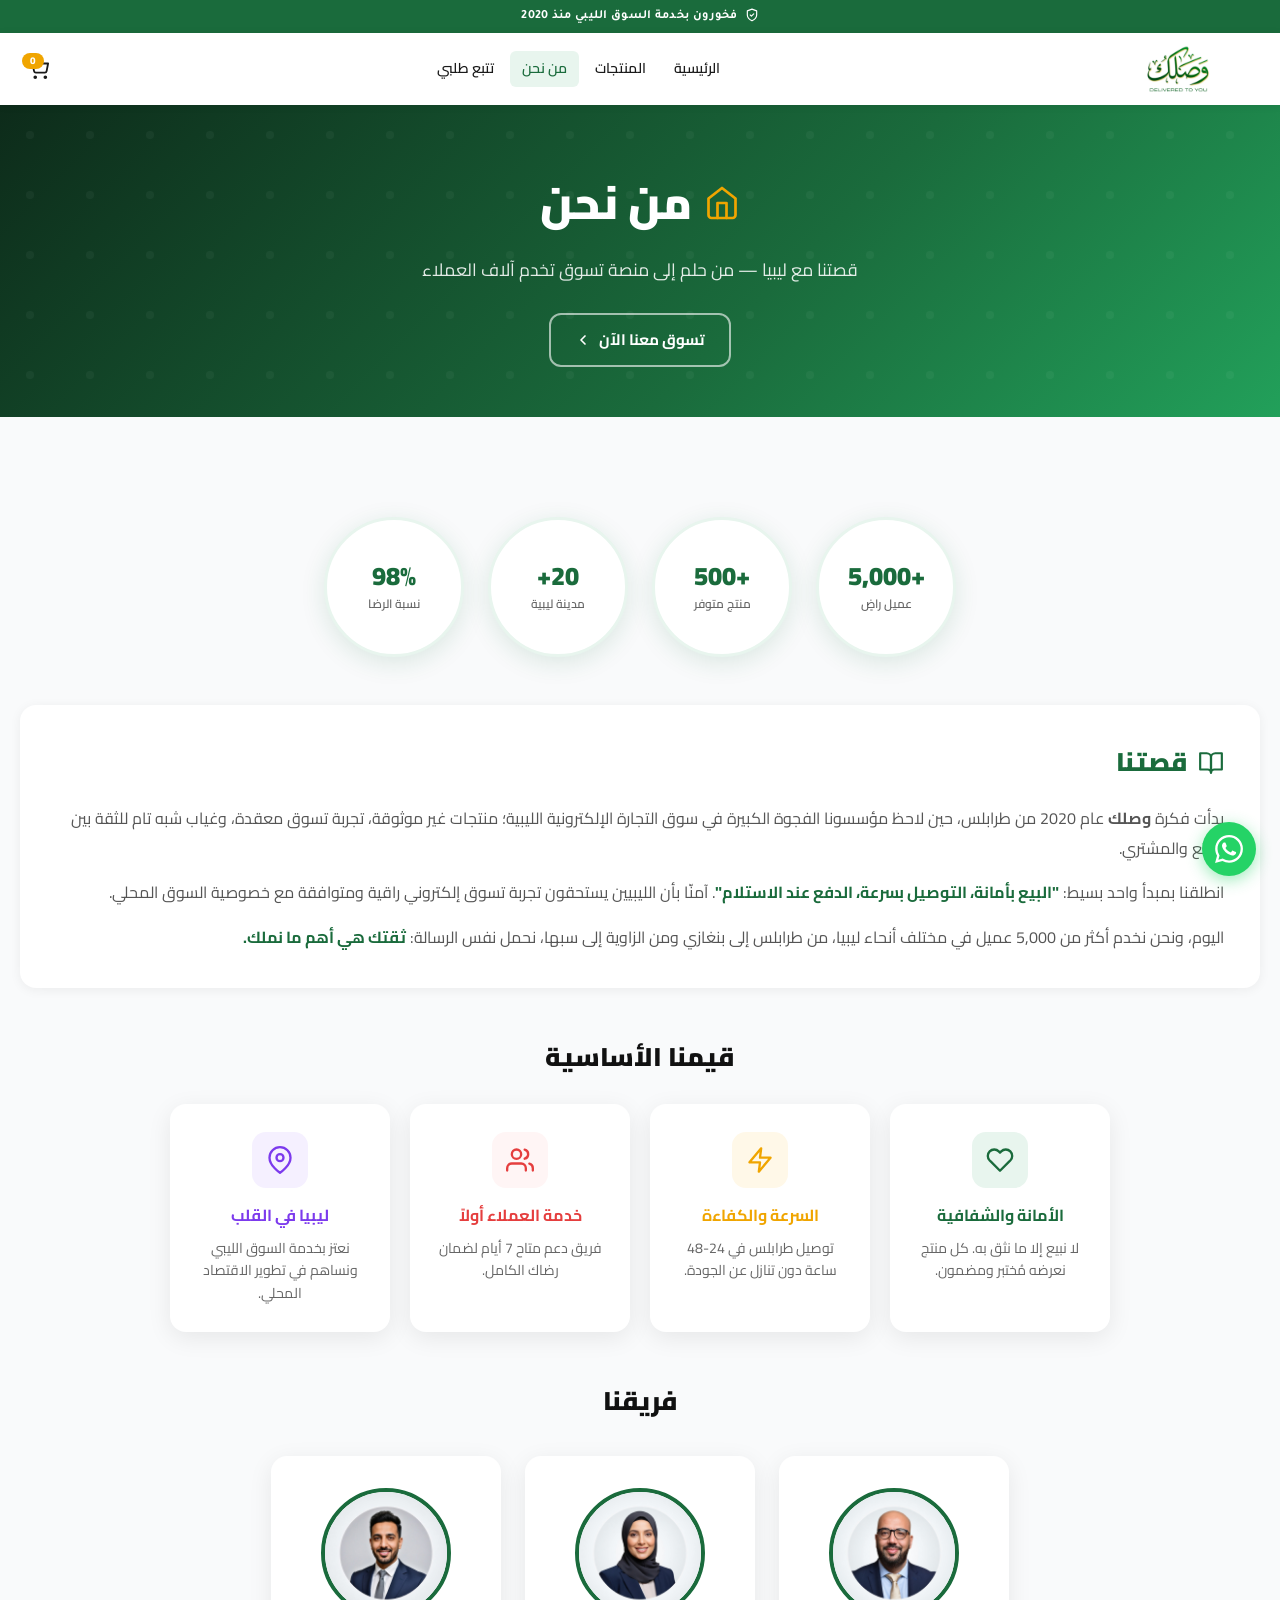
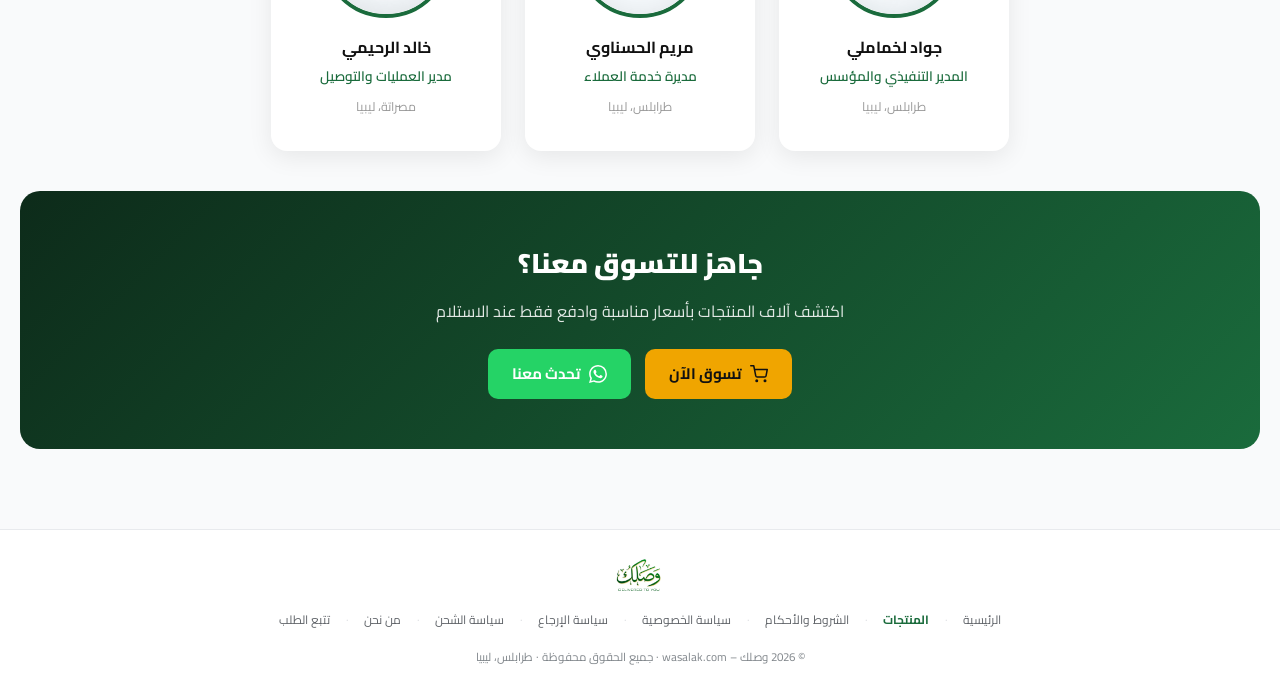
<file: about.html>
<!DOCTYPE html>
<html lang="ar" dir="rtl">
<head>
  <meta charset="UTF-8"/>
  <meta name="viewport" content="width=device-width, initial-scale=1.0"/>
  <meta name="description" content="تعرف على وصلك - متجرك الليبي الموثوق منذ 2020. قصتنا، قيمنا، وفريقنا في خدمتك."/>
  <meta name="keywords" content="وصلك, من نحن, متجر ليبيا, wasalak, تسوق ليبيا"/>
  <meta name="robots" content="index, follow"/>
  <meta property="og:title" content="من نحن | وصلك - wasalak.com"/>
  <meta property="og:description" content="قصة وصلك — من حلم إلى منصة تسوق تخدم آلاف العملاء في ليبيا"/>
  <meta property="og:url" content="https://wasalak.com/about.html"/>
  <meta property="og:type" content="website"/>
  <title>من نحن | وصلك – wasalak.com</title>

  <link rel="icon" type="image/png" href="assets/favicon.png"/>
  <link rel="icon" type="image/svg+xml" href="assets/favicon.svg"/>
  <meta name="theme-color" content="#1a6b3c"/>

  <link rel="preconnect" href="https://fonts.googleapis.com"/>
  <link rel="preconnect" href="https://fonts.gstatic.com" crossorigin/>
  <link href="https://fonts.googleapis.com/css2?family=Cairo:wght@300;400;600;700;900&family=Tajawal:wght@400;500;700&display=swap" rel="stylesheet"/>
  <link rel="stylesheet" href="css/style.css"/>

  <style>

    /* ══════════════════════════════
       HEADER
    ══════════════════════════════ */
    .top-bar {
      padding: 6px 0;
      font-size: 0.78rem;
      background: #1a6b3c;
      color: #fff;
      text-align: center;
    }
    .header {
      position: sticky; top: 0; z-index: 1000;
      background: #fff;
      box-shadow: 0 1px 8px rgba(0,0,0,.08);
    }
    .header-inner {
      display: flex; align-items: center;
      justify-content: space-between; gap: 12px;
      padding-top: 12px; padding-bottom: 12px;
      min-height: 68px;
    }
    .logo-link {
      display: inline-flex; align-items: center;
      text-decoration: none; flex-shrink: 0;
    }
    .logo-link img {
      height: 48px; width: auto; display: block;
      object-fit: contain; transition: opacity .2s;
    }
    .logo-link img:hover { opacity: .85; }
    .nav-menu { display: flex; align-items: center; gap: 4px; }
    .nav-link {
      padding: 6px 12px; font-size: 0.88rem; font-weight: 600;
      color: #1a1a1a; text-decoration: none; border-radius: 6px;
      transition: background .2s, color .2s; white-space: nowrap;
    }
    .nav-link:hover,
    .nav-link.active { background: #e8f5ee; color: #1a6b3c; }
    .header-actions { display: flex; align-items: center; gap: 6px; }
    .icon-btn {
      display: inline-flex; align-items: center; justify-content: center;
      background: none; border: none; cursor: pointer; padding: 7px;
      border-radius: 8px; color: #1a1a1a;
      transition: background .2s, color .2s; text-decoration: none;
      position: relative;
    }
    .icon-btn:hover { background: #e8f5ee; color: #1a6b3c; }
    .cart-count {
      position: absolute; top: 2px; left: 2px;
      background: #f0a500; color: #fff;
      font-size: 0.62rem; font-weight: 800;
      min-width: 16px; height: 16px; border-radius: 99px;
      display: flex; align-items: center; justify-content: center;
    }
    .menu-toggle { display: none; }
    @media (max-width: 768px) {
      .nav-menu { display: none; }
      .nav-menu.open {
        display: flex; flex-direction: column;
        position: absolute; top: 100%; right: 0; left: 0;
        background: #fff; padding: 12px 16px;
        box-shadow: 0 4px 16px rgba(0,0,0,.1); z-index: 999;
      }
      .menu-toggle { display: inline-flex; }
    }

    /* ══════════════════════════════
       HERO
    ══════════════════════════════ */
    .about-hero {
      background: linear-gradient(135deg, #0d2b1a 0%, #1a6b3c 60%, #22a05a 100%);
      padding: 60px 0 50px;
      text-align: center;
      color: #fff;
      position: relative;
      overflow: hidden;
    }
    .about-hero::before {
      content: '';
      position: absolute; inset: 0;
      background: url("data:image/svg+xml,%3Csvg width='60' height='60' viewBox='0 0 60 60' xmlns='http://www.w3.org/2000/svg'%3E%3Cg fill='none' fill-rule='evenodd'%3E%3Cg fill='%23ffffff' fill-opacity='0.04'%3E%3Ccircle cx='30' cy='30' r='4'/%3E%3C/g%3E%3C/g%3E%3C/svg%3E");
      pointer-events: none;
    }
    .about-hero h1 {
      font-size: clamp(1.8rem, 4vw, 2.8rem);
      font-weight: 900; margin-bottom: 14px;
      display: flex; align-items: center;
      justify-content: center; gap: 12px;
    }
    .about-hero p {
      font-size: 1.1rem; opacity: .88;
      max-width: 580px; margin: 0 auto 28px;
      line-height: 1.7;
    }

    /* ══════════════════════════════
       STATS RONDES
    ══════════════════════════════ */
    .about-stats {
      display: flex;
      flex-wrap: wrap;
      justify-content: center;
      gap: 24px;
      margin-bottom: 48px;
    }
    .about-stat {
      background: #fff;
      border-radius: 50%;
      width: 140px;
      height: 140px;
      display: flex;
      flex-direction: column;
      align-items: center;
      justify-content: center;
      text-align: center;
      box-shadow: 0 6px 24px rgba(26,107,60,.13);
      border: 3px solid #e8f5ee;
      transition: transform .2s, box-shadow .2s;
      flex-shrink: 0;
    }
    .about-stat:hover {
      transform: translateY(-4px);
      box-shadow: 0 12px 32px rgba(26,107,60,.18);
    }
    .about-stat-number {
      display: block;
      font-size: 1.6rem;
      font-weight: 900;
      color: #1a6b3c;
      line-height: 1.1;
      margin-bottom: 6px;
    }
    .about-stat-label {
      font-size: .75rem;
      color: #666;
      font-weight: 600;
      line-height: 1.3;
      padding: 0 8px;
    }

    /* ══════════════════════════════
       CARD BOX (قصتنا)
    ══════════════════════════════ */
    .card-box {
      background: #fff;
      border-radius: 16px;
      padding: 36px;
      box-shadow: 0 2px 12px rgba(0,0,0,.06);
      margin-bottom: 40px;
    }
    .card-box h2 {
      font-size: 1.6rem; font-weight: 900;
      color: #1a6b3c; margin-bottom: 18px;
      display: flex; align-items: center; gap: 10px;
    }
    .card-box p {
      color: #555; line-height: 1.9;
      font-size: 1rem; margin-bottom: 14px;
    }
    .card-box p:last-child { margin-bottom: 0; }

    /* ══════════════════════════════
       VALEURS
    ══════════════════════════════ */
    .values-title {
      font-size: 1.6rem;
      font-weight: 900;
      text-align: center;
      margin-top: 48px;
      margin-bottom: 24px;
      color: #111;
    }
    .values-grid {
      display: flex;
      flex-wrap: wrap;
      justify-content: center;
      gap: 20px;
      margin-bottom: 40px;
    }
    .value-card {
      background: #fff;
      border-radius: 16px;
      padding: 28px 20px;
      text-align: center;
      box-shadow: 0 6px 24px rgba(0,0,0,.08);
      border-top: none;
      transition: transform .2s, box-shadow .2s;
      width: 220px;
      flex-shrink: 0;
    }
    .value-card:hover {
      transform: translateY(-4px);
      box-shadow: 0 12px 32px rgba(0,0,0,.12);
    }
    .value-icon {
      width: 56px; height: 56px;
      border-radius: 14px;
      display: flex; align-items: center; justify-content: center;
      margin: 0 auto 14px;
    }
    .value-icon svg { width: 28px; height: 28px; }
    .value-card h3 { font-size: 1rem; font-weight: 700; margin-bottom: 8px; }
    .value-card p  { font-size: .88rem; color: #666; line-height: 1.6; margin: 0; }

    /* ══════════════════════════════
       ÉQUIPE
    ══════════════════════════════ */
    .team-section-title {
      font-size: 1.6rem;
      font-weight: 900;
      text-align: center;
      margin-top: 48px;
      margin-bottom: 24px;
      color: #111;
    }
    .team-grid {
      display: flex;
      flex-wrap: wrap;
      justify-content: center;
      gap: 24px;
      margin-bottom: 40px;
    }
    .team-card {
      background: #fff;
      border-radius: 16px;
      padding: 32px 28px;
      text-align: center;
      box-shadow: 0 6px 24px rgba(0,0,0,.08);
      transition: transform .2s, box-shadow .2s;
      width: 230px;
      flex-shrink: 0;
    }
    .team-card:hover {
      transform: translateY(-4px);
      box-shadow: 0 12px 32px rgba(0,0,0,.12);
    }
    .team-avatar {
      width: 130px;
      height: 130px;
      border-radius: 50%;
      overflow: hidden;
      border: 4px solid #1a6b3c;
      margin: 0 auto 16px;
    }
    .team-avatar img {
      width: 100%;
      height: 100%;
      object-fit: cover;
      display: block;
    }
    .team-card h3 { font-size: 1rem; font-weight: 700; margin-bottom: 4px; color: #111; }
    .team-card p  { font-size: .85rem; color: #1a6b3c; font-weight: 600; margin-bottom: 4px; }
    .team-card small { font-size: .78rem; color: #999; }

    /* ══════════════════════════════
       CTA
    ══════════════════════════════ */
    .about-cta {
      background: linear-gradient(135deg, #0d2b1a, #1a6b3c);
      border-radius: 20px; padding: 50px 36px;
      text-align: center; color: #fff; margin-top: 40px;
    }
    .about-cta h2 { font-size: 1.7rem; font-weight: 900; margin-bottom: 10px; }
    .about-cta p  { opacity: .88; margin-bottom: 24px; font-size: 1rem; }
    .about-cta-actions {
      display: flex; gap: 14px;
      justify-content: center; flex-wrap: wrap;
    }
    .btn-gold {
      display: inline-flex; align-items: center; gap: 8px;
      background: #f0a500; color: #111; border: none;
      padding: 12px 24px; border-radius: 10px;
      font-weight: 700; font-size: .95rem;
      font-family: 'Cairo', sans-serif;
      cursor: pointer; text-decoration: none;
      transition: background .2s, transform .2s;
    }
    .btn-gold:hover { background: #e09500; transform: translateY(-2px); }
    .btn-wa {
      display: inline-flex; align-items: center; gap: 8px;
      background: #25d366; color: #fff; border: none;
      padding: 12px 24px; border-radius: 10px;
      font-weight: 700; font-size: .95rem;
      font-family: 'Cairo', sans-serif;
      cursor: pointer; text-decoration: none;
      transition: background .2s, transform .2s;
    }
    .btn-wa:hover { background: #1ebe5d; transform: translateY(-2px); }

    /* ══════════════════════════════
       WHATSAPP FLOAT
    ══════════════════════════════ */
    .whatsapp-float {
      position: fixed; bottom: 24px; right: 24px; z-index: 9998;
      width: 54px; height: 54px; background: #25d366; border-radius: 50%;
      display: flex; align-items: center; justify-content: center;
      box-shadow: 0 4px 16px rgba(37,211,102,.45);
      transition: transform .2s; text-decoration: none;
    }
    .whatsapp-float:hover { transform: scale(1.1); }
    .whatsapp-float svg { width: 28px; height: 28px; }

    /* ══════════════════════════════
       FOOTER
    ══════════════════════════════ */
    .footer-simple {
      background: #0d2b1a; color: #aaa;
      padding: 20px 0; text-align: center;
      font-size: .82rem;
    }
    .footer-simple a { color: #22a05a; text-decoration: none; }
    .footer-simple a:hover { text-decoration: underline; }

    /* ══════════════════════════════
       RESPONSIVE
    ══════════════════════════════ */
    @media (max-width: 600px) {
      .about-stat  { width: 120px; height: 120px; }
      .about-stat-number { font-size: 1.35rem; }
      .value-card  { width: 100%; max-width: 320px; }
      .team-card   { width: 100%; max-width: 280px; }
      .card-box    { padding: 24px 18px; }
      .about-cta   { padding: 36px 20px; }
      .about-hero  { padding: 40px 0 35px; }
    }

  </style>
</head>
<body>

<!-- ===== Top Bar ===== -->
<div class="top-bar">
  <span>
    <svg style="width:14px;height:14px;vertical-align:middle;margin-left:4px;"
         viewBox="0 0 24 24" fill="none" stroke="#fff" stroke-width="2"
         stroke-linecap="round" stroke-linejoin="round">
      <path d="M12 22s8-4 8-10V5l-8-3-8 3v7c0 6 8 10 8 10z"/>
      <polyline points="9 12 11 14 15 10"/>
    </svg>
    فخورون بخدمة السوق الليبي منذ 2020
  </span>
</div>

<!-- ===== Header ===== -->
<header class="header" id="mainHeader">
  <div class="container header-inner">

    <a href="index.html" class="logo-link" aria-label="وصلك - الصفحة الرئيسية">
      <img
        src="assets/logo.png"
        alt="وصلك | wasalak.com"
        height="48" width="auto"
        loading="eager" fetchpriority="high"
        onerror="this.onerror=null;this.src='assets/logo-fallback.svg';"
      />
    </a>

    <nav class="nav-menu" id="navMenu" role="navigation" aria-label="القائمة الرئيسية">
      <a href="index.html"   class="nav-link">الرئيسية</a>
      <a href="catalog.html" class="nav-link">المنتجات</a>
      <a href="about.html"   class="nav-link active">من نحن</a>
      <a href="track.html"   class="nav-link">تتبع طلبي</a>
    </nav>

    <div class="header-actions">
      <a href="catalog.html" class="icon-btn" aria-label="عربة التسوق">
        <svg width="22" height="22" viewBox="0 0 24 24" fill="none"
             stroke="currentColor" stroke-width="2"
             stroke-linecap="round" stroke-linejoin="round">
          <circle cx="9"  cy="21" r="1"/>
          <circle cx="20" cy="21" r="1"/>
          <path d="M1 1h4l2.68 13.39a2 2 0 002 1.61h9.72a2 2 0 002-1.61L23 6H6"/>
        </svg>
        <span class="cart-count" id="cartCount">0</span>
      </a>
      <button class="icon-btn menu-toggle" onclick="toggleMenu()"
              aria-label="القائمة" aria-expanded="false">
        <svg width="22" height="22" viewBox="0 0 24 24" fill="none"
             stroke="currentColor" stroke-width="2"
             stroke-linecap="round" stroke-linejoin="round">
          <line x1="3" y1="6"  x2="21" y2="6"/>
          <line x1="3" y1="12" x2="21" y2="12"/>
          <line x1="3" y1="18" x2="21" y2="18"/>
        </svg>
      </button>
    </div>

  </div>
</header>

<!-- ===== Hero ===== -->
<section class="about-hero">
  <div class="container">
    <h1>
      <svg width="36" height="36" viewBox="0 0 24 24" fill="none"
           stroke="#f0a500" stroke-width="1.8"
           stroke-linecap="round" stroke-linejoin="round">
        <path d="M3 9l9-7 9 7v11a2 2 0 01-2 2H5a2 2 0 01-2-2z"/>
        <polyline points="9 22 9 12 15 12 15 22"/>
      </svg>
      من نحن
    </h1>
    <p>قصتنا مع ليبيا — من حلم إلى منصة تسوق تخدم آلاف العملاء</p>
    <a href="catalog.html" class="btn btn-outline"
       style="color:#fff;border-color:rgba(255,255,255,.6);
              display:inline-flex;align-items:center;gap:8px;">
      تسوق معنا الآن
      <svg width="16" height="16" viewBox="0 0 24 24" fill="none"
           stroke="currentColor" stroke-width="2.5"
           stroke-linecap="round" stroke-linejoin="round">
        <polyline points="15 18 9 12 15 6"/>
      </svg>
    </a>
  </div>
</section>

<!-- ===== المحتوى الرئيسي ===== -->
<section class="section">
  <div class="container">

    <!-- ① أرقامنا ── Stats rondes -->
    <div class="about-stats">
      <div class="about-stat">
        <span class="about-stat-number">+5,000</span>
        <span class="about-stat-label">عميل راضٍ</span>
      </div>
      <div class="about-stat">
        <span class="about-stat-number">+500</span>
        <span class="about-stat-label">منتج متوفر</span>
      </div>
      <div class="about-stat">
        <span class="about-stat-number">20+</span>
        <span class="about-stat-label">مدينة ليبية</span>
      </div>
      <div class="about-stat">
        <span class="about-stat-number">98%</span>
        <span class="about-stat-label">نسبة الرضا</span>
      </div>
    </div>

    <!-- ② قصتنا -->
    <div class="card-box">
      <h2>
        <svg width="26" height="26" viewBox="0 0 24 24" fill="none"
             stroke="#1a6b3c" stroke-width="2"
             stroke-linecap="round" stroke-linejoin="round">
          <path d="M2 3h6a4 4 0 014 4v14a3 3 0 00-3-3H2z"/>
          <path d="M22 3h-6a4 4 0 00-4 4v14a3 3 0 013-3h7z"/>
        </svg>
        قصتنا
      </h2>
      <p>بدأت فكرة <strong>وصلك</strong> عام 2020 من طرابلس، حين لاحظ مؤسسونا الفجوة الكبيرة في سوق التجارة الإلكترونية الليبية؛ منتجات غير موثوقة، تجربة تسوق معقدة، وغياب شبه تام للثقة بين البائع والمشتري.</p>
      <p>انطلقنا بمبدأ واحد بسيط: <strong style="color:#1a6b3c">"البيع بأمانة، التوصيل بسرعة، الدفع عند الاستلام"</strong>. آمنّا بأن الليبيين يستحقون تجربة تسوق إلكتروني راقية ومتوافقة مع خصوصية السوق المحلي.</p>
      <p>اليوم، ونحن نخدم أكثر من 5,000 عميل في مختلف أنحاء ليبيا، من طرابلس إلى بنغازي ومن الزاوية إلى سبها، نحمل نفس الرسالة: <strong style="color:#1a6b3c">ثقتك هي أهم ما نملك.</strong></p>
    </div>

    <!-- ③ قيمنا الأساسية -->
    <h2 class="values-title">قيمنا الأساسية</h2>
    <div class="values-grid">

      <div class="value-card">
        <div class="value-icon" style="background:#e8f5ee;">
          <svg viewBox="0 0 24 24" fill="none" stroke="#1a6b3c"
               stroke-width="2" stroke-linecap="round" stroke-linejoin="round">
            <path d="M20.84 4.61a5.5 5.5 0 00-7.78 0L12 5.67l-1.06-1.06a5.5 5.5 0 00-7.78 7.78l1.06 1.06L12 21.23l7.78-7.78 1.06-1.06a5.5 5.5 0 000-7.78z"/>
          </svg>
        </div>
        <h3 style="color:#1a6b3c;">الأمانة والشفافية</h3>
        <p>لا نبيع إلا ما نثق به. كل منتج نعرضه مُختبر ومضمون.</p>
      </div>

      <div class="value-card">
        <div class="value-icon" style="background:#fff8e8;">
          <svg viewBox="0 0 24 24" fill="none" stroke="#f0a500"
               stroke-width="2" stroke-linecap="round" stroke-linejoin="round">
            <polygon points="13 2 3 14 12 14 11 22 21 10 12 10 13 2"/>
          </svg>
        </div>
        <h3 style="color:#f0a500;">السرعة والكفاءة</h3>
        <p>توصيل طرابلس في 24-48 ساعة دون تنازل عن الجودة.</p>
      </div>

      <div class="value-card">
        <div class="value-icon" style="background:#fff5f5;">
          <svg viewBox="0 0 24 24" fill="none" stroke="#e53e3e"
               stroke-width="2" stroke-linecap="round" stroke-linejoin="round">
            <path d="M17 21v-2a4 4 0 00-4-4H5a4 4 0 00-4 4v2"/>
            <circle cx="9" cy="7" r="4"/>
            <path d="M23 21v-2a4 4 0 00-3-3.87"/>
            <path d="M16 3.13a4 4 0 010 7.75"/>
          </svg>
        </div>
        <h3 style="color:#e53e3e;">خدمة العملاء أولاً</h3>
        <p>فريق دعم متاح 7 أيام لضمان رضاك الكامل.</p>
      </div>

      <div class="value-card">
        <div class="value-icon" style="background:#f5f0ff;">
          <svg viewBox="0 0 24 24" fill="none" stroke="#7c3aed"
               stroke-width="2" stroke-linecap="round" stroke-linejoin="round">
            <path d="M21 10c0 7-9 13-9 13s-9-6-9-13a9 9 0 0118 0z"/>
            <circle cx="12" cy="10" r="3"/>
          </svg>
        </div>
        <h3 style="color:#7c3aed;">ليبيا في القلب</h3>
        <p>نعتز بخدمة السوق الليبي ونساهم في تطوير الاقتصاد المحلي.</p>
      </div>

    </div>

    <!-- ④ فريقنا -->
    <h2 class="team-section-title">فريقنا</h2>
    <div class="team-grid">

      <div class="team-card">
        <div class="team-avatar">
          <img src="assets/team/jawad.png" alt="جواد لخماملي"
               onerror="this.onerror=null;this.src='assets/team/avatar-default.png';"/>
        </div>
        <h3>جواد لخماملي</h3>
        <p>المدير التنفيذي والمؤسس</p>
        <small>طرابلس، ليبيا</small>
      </div>

      <div class="team-card">
        <div class="team-avatar">
          <img src="assets/team/mariam.png" alt="مريم الحسناوي"
               onerror="this.onerror=null;this.src='assets/team/avatar-default.png';"/>
        </div>
        <h3>مريم الحسناوي</h3>
        <p>مديرة خدمة العملاء</p>
        <small>طرابلس، ليبيا</small>
      </div>

      <div class="team-card">
        <div class="team-avatar">
          <img src="assets/team/khaled.png" alt="خالد الرحيمي"
               onerror="this.onerror=null;this.src='assets/team/avatar-default.png';"/>
        </div>
        <h3>خالد الرحيمي</h3>
        <p>مدير العمليات والتوصيل</p>
        <small>مصراتة، ليبيا</small>
      </div>

    </div>

    <!-- ⑤ CTA -->
    <div class="about-cta">
      <h2>جاهز للتسوق معنا؟</h2>
      <p>اكتشف آلاف المنتجات بأسعار مناسبة وادفع فقط عند الاستلام</p>
      <div class="about-cta-actions">
        <a href="catalog.html" class="btn-gold">
          <svg width="18" height="18" viewBox="0 0 24 24" fill="none"
               stroke="currentColor" stroke-width="2"
               stroke-linecap="round" stroke-linejoin="round">
            <circle cx="9"  cy="21" r="1"/>
            <circle cx="20" cy="21" r="1"/>
            <path d="M1 1h4l2.68 13.39a2 2 0 002 1.61h9.72a2 2 0 002-1.61L23 6H6"/>
          </svg>
          تسوق الآن
        </a>
        <a href="https://wa.me/218912345678?text=مرحباً، أريد الاستفسار عن منتج من وصلك"
           target="_blank" rel="noopener" class="btn-wa">
          <svg width="18" height="18" viewBox="0 0 24 24" fill="#fff">
            <path d="M17.472 14.382c-.297-.149-1.758-.867-2.03-.967-.273-.099-.471-.148-.67.15-.197.297-.767.966-.94 1.164-.173.199-.347.223-.644.075-.297-.15-1.255-.463-2.39-1.475-.883-.788-1.48-1.761-1.653-2.059-.173-.297-.018-.458.13-.606.134-.133.298-.347.446-.52.149-.174.198-.298.298-.497.099-.198.05-.371-.025-.52-.075-.149-.669-1.612-.916-2.207-.242-.579-.487-.5-.669-.51-.173-.008-.371-.01-.57-.01-.198 0-.52.074-.792.372-.272.297-1.04 1.016-1.04 2.479 0 1.462 1.065 2.875 1.213 3.074.149.198 2.096 3.2 5.077 4.487.709.306 1.262.489 1.694.625.712.227 1.36.195 1.871.118.571-.085 1.758-.719 2.006-1.413.248-.694.248-1.289.173-1.413-.074-.124-.272-.198-.57-.347m-5.421 7.403h-.004a9.87 9.87 0 01-5.031-1.378l-.361-.214-3.741.982.998-3.648-.235-.374a9.86 9.86 0 01-1.51-5.26c.001-5.45 4.436-9.884 9.888-9.884 2.64 0 5.122 1.03 6.988 2.898a9.825 9.825 0 012.893 6.994c-.003 5.45-4.437 9.884-9.885 9.884m8.413-18.297A11.815 11.815 0 0012.05 0C5.495 0 .16 5.335.157 11.892c0 2.096.547 4.142 1.588 5.945L.057 24l6.305-1.654a11.882 11.882 0 005.683 1.448h.005c6.554 0 11.89-5.335 11.893-11.893a11.821 11.821 0 00-3.48-8.413z"/>
          </svg>
          تحدث معنا
        </a>
      </div>
    </div>

  </div>
</section>

<!-- ===== WhatsApp Float ===== -->
<a href="https://wa.me/218912345678?text=مرحباً، أريد الاستفسار عن منتج من وصلك"
   class="whatsapp-float" target="_blank" rel="noopener noreferrer"
   aria-label="تواصل معنا عبر واتساب">
  <svg viewBox="0 0 24 24" fill="#fff">
    <path d="M17.472 14.382c-.297-.149-1.758-.867-2.03-.967-.273-.099-.471-.148-.67.15-.197.297-.767.966-.94 1.164-.173.199-.347.223-.644.075-.297-.15-1.255-.463-2.39-1.475-.883-.788-1.48-1.761-1.653-2.059-.173-.297-.018-.458.13-.606.134-.133.298-.347.446-.52.149-.174.198-.298.298-.497.099-.198.05-.371-.025-.52-.075-.149-.669-1.612-.916-2.207-.242-.579-.487-.5-.669-.51-.173-.008-.371-.01-.57-.01-.198 0-.52.074-.792.372-.272.297-1.04 1.016-1.04 2.479 0 1.462 1.065 2.875 1.213 3.074.149.198 2.096 3.2 5.077 4.487.709.306 1.262.489 1.694.625.712.227 1.36.195 1.871.118.571-.085 1.758-.719 2.006-1.413.248-.694.248-1.289.173-1.413-.074-.124-.272-.198-.57-.347m-5.421 7.403h-.004a9.87 9.87 0 01-5.031-1.378l-.361-.214-3.741.982.998-3.648-.235-.374a9.86 9.86 0 01-1.51-5.26c.001-5.45 4.436-9.884 9.888-9.884 2.64 0 5.122 1.03 6.988 2.898a9.825 9.825 0 012.893 6.994c-.003 5.45-4.437 9.884-9.885 9.884m8.413-18.297A11.815 11.815 0 0012.05 0C5.495 0 .16 5.335.157 11.892c0 2.096.547 4.142 1.588 5.945L.057 24l6.305-1.654a11.882 11.882 0 005.683 1.448h.005c6.554 0 11.89-5.335 11.893-11.893a11.821 11.821 0 00-3.48-8.413z"/>
  </svg>
</a>

<!-- ===== Footer — identique shipping.html ===== -->
<style>
  /* Footer terms-style pour catalog */
  .terms-footer {
    background: var(--white, #ffffff);
    border-top: 1px solid #e8eaed;
    padding: 28px 24px;
    margin-top: 20px;
  }
  .terms-footer-inner {
    max-width: 1100px;
    margin: 0 auto;
    display: flex;
    flex-direction: column;
    align-items: center;
    gap: 14px;
    text-align: center;
  }
  .footer-logo img { height: 34px; width: auto; object-fit: contain; }
  .footer-legal-links {
    display: flex;
    align-items: center;
    gap: 6px;
    flex-wrap: wrap;
    justify-content: center;
  }
  .footer-legal-links a {
    font-size: .75rem;
    color: #5f6368;
    text-decoration: none;
    padding: 4px 10px;
    border-radius: 6px;
    transition: background .22s, color .22s;
  }
  .footer-legal-links a:hover   { background: #e8f5ee; color: #1a6b3c; }
  .footer-legal-links a.current { color: #1a6b3c; font-weight: 700; }
  .footer-sep  { color: #dadce0; font-size: .7rem; }
  .footer-copy { font-size: .72rem; color: #80868b; }
</style>

<footer class="terms-footer" role="contentinfo">
  <div class="terms-footer-inner">
    <a href="index.html" class="footer-logo" aria-label="وصلك – الرئيسية">
      <img src="assets/logo.png" alt="وصلك" height="34"
           onerror="this.style.display='none';this.nextElementSibling.style.display='block'"/>
      <span style="display:none;font-size:1.1rem;font-weight:900;color:#1a6b3c">وصلك</span>
    </a>
    <nav class="footer-legal-links" aria-label="الروابط القانونية">
      <a href="index.html">الرئيسية</a>
      <span class="footer-sep" aria-hidden="true">·</span>
      <a href="catalog.html" class="current" aria-current="page">المنتجات</a>
      <span class="footer-sep" aria-hidden="true">·</span>
      <a href="terms.html">الشروط والأحكام</a>
      <span class="footer-sep" aria-hidden="true">·</span>
      <a href="privacy.html">سياسة الخصوصية</a>
      <span class="footer-sep" aria-hidden="true">·</span>
      <a href="returns.html">سياسة الإرجاع</a>
      <span class="footer-sep" aria-hidden="true">·</span>
      <a href="shipping.html">سياسة الشحن</a>
      <span class="footer-sep" aria-hidden="true">·</span>
      <a href="about.html">من نحن</a>
      <span class="footer-sep" aria-hidden="true">·</span>
      <a href="track.html">تتبع الطلب</a>
    </nav>
    <p class="footer-copy">
      © 2026 وصلك – wasalak.com · جميع الحقوق محفوظة · طرابلس، ليبيا
    </p>
  </div>
</footer>

<script src="js/app.js"></script>
</body>
</html>
</file>
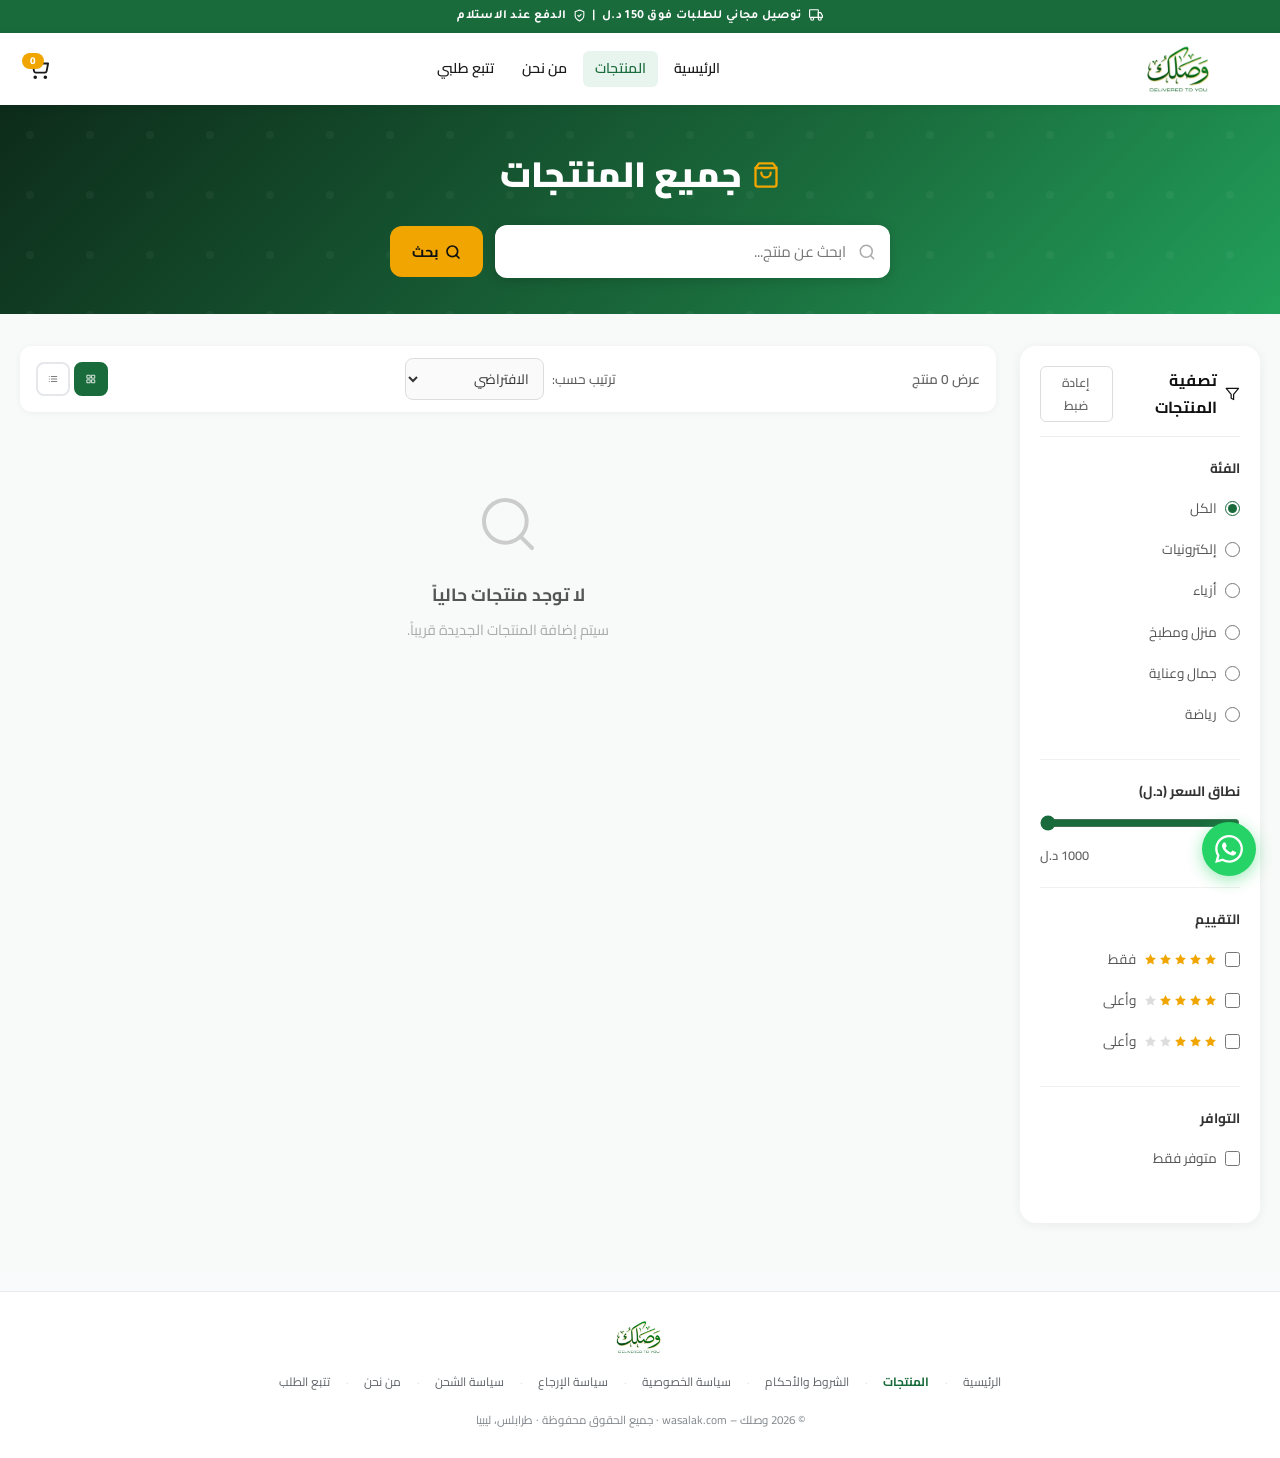
<file: catalog.html>
<!DOCTYPE html>
<html lang="ar" dir="rtl">
<head>
  <meta charset="UTF-8"/>
  <meta name="viewport" content="width=device-width, initial-scale=1.0"/>
  <meta name="description" content="تصفح جميع منتجات وصلك - إلكترونيات، أزياء، منزل، جمال. توصيل لجميع مدن ليبيا، دفع عند الاستلام."/>
  <meta name="keywords" content="منتجات وصلك, تسوق ليبيا, إلكترونيات, أزياء, wasalak"/>
  <meta name="robots" content="index, follow"/>
  <meta property="og:title" content="المنتجات | وصلك – wasalak.com"/>
  <meta property="og:description" content="تصفح آلاف المنتجات بأسعار مناسبة وادفع عند الاستلام"/>
  <meta property="og:url" content="https://wasalak.com/catalog.html"/>
  <meta property="og:type" content="website"/>
  <title>المنتجات | وصلك – wasalak.com</title>

  <link rel="icon" type="image/png" href="assets/favicon.png"/>
  <link rel="icon" type="image/svg+xml" href="assets/favicon.svg"/>
  <meta name="theme-color" content="#1a6b3c"/>

  <link rel="preconnect" href="https://fonts.googleapis.com"/>
  <link rel="preconnect" href="https://fonts.gstatic.com" crossorigin/>
  <link href="https://fonts.googleapis.com/css2?family=Cairo:wght@300;400;600;700;900&family=Tajawal:wght@400;500;700&display=swap" rel="stylesheet"/>
  <link rel="stylesheet" href="css/style.css"/>

  <style>

    /* ══════════════════════════════
       HEADER (identique index/about)
    ══════════════════════════════ */
    .top-bar {
      padding: 6px 0;
      font-size: 0.78rem;
      background: #1a6b3c;
      color: #fff;
      text-align: center;
    }
    .header {
      position: sticky; top: 0; z-index: 1000;
      background: #fff;
      box-shadow: 0 1px 8px rgba(0,0,0,.08);
    }
    .header-inner {
      display: flex; align-items: center;
      justify-content: space-between; gap: 12px;
      padding-top: 12px; padding-bottom: 12px;
      min-height: 68px;
    }
    .logo-link {
      display: inline-flex; align-items: center;
      text-decoration: none; flex-shrink: 0;
    }
    .logo-link img {
      height: 48px; width: auto; display: block;
      object-fit: contain; transition: opacity .2s;
    }
    .logo-link img:hover { opacity: .85; }
    .nav-menu { display: flex; align-items: center; gap: 4px; }
    .nav-link {
      padding: 6px 12px; font-size: 0.88rem; font-weight: 600;
      color: #1a1a1a; text-decoration: none; border-radius: 6px;
      transition: background .2s, color .2s; white-space: nowrap;
    }
    .nav-link:hover,
    .nav-link.active { background: #e8f5ee; color: #1a6b3c; }
    .header-actions { display: flex; align-items: center; gap: 6px; }
    .icon-btn {
      display: inline-flex; align-items: center; justify-content: center;
      background: none; border: none; cursor: pointer; padding: 7px;
      border-radius: 8px; color: #1a1a1a;
      transition: background .2s, color .2s; text-decoration: none;
      position: relative;
    }
    .icon-btn:hover { background: #e8f5ee; color: #1a6b3c; }
    .cart-count {
      position: absolute; top: 2px; left: 2px;
      background: #f0a500; color: #fff;
      font-size: 0.62rem; font-weight: 800;
      min-width: 16px; height: 16px; border-radius: 99px;
      display: flex; align-items: center; justify-content: center;
    }
    .menu-toggle { display: none; }
    @media (max-width: 768px) {
      .nav-menu { display: none; }
      .nav-menu.open {
        display: flex; flex-direction: column;
        position: absolute; top: 100%; right: 0; left: 0;
        background: #fff; padding: 12px 16px;
        box-shadow: 0 4px 16px rgba(0,0,0,.1); z-index: 999;
      }
      .menu-toggle { display: inline-flex; }
    }

    /* ══════════════════════════════
       CATALOG HERO
    ══════════════════════════════ */
    .catalog-hero {
      background: linear-gradient(135deg, #0d2b1a 0%, #1a6b3c 60%, #22a05a 100%);
      padding: 40px 0 36px;
      text-align: center;
      color: #fff;
      position: relative;
      overflow: hidden;
    }
    .catalog-hero::before {
      content: '';
      position: absolute; inset: 0;
      background: url("data:image/svg+xml,%3Csvg width='60' height='60' viewBox='0 0 60 60' xmlns='http://www.w3.org/2000/svg'%3E%3Cg fill='none'%3E%3Cg fill='%23ffffff' fill-opacity='0.04'%3E%3Ccircle cx='30' cy='30' r='4'/%3E%3C/g%3E%3C/g%3E%3C/svg%3E");
      pointer-events: none;
    }
    .catalog-hero h1 {
      font-size: clamp(1.6rem, 3vw, 2.2rem);
      font-weight: 900; margin-bottom: 20px;
      display: flex; align-items: center;
      justify-content: center; gap: 10px;
    }
    .catalog-search {
      display: flex; align-items: center;
      gap: 10px; max-width: 560px;
      margin: 0 auto;
      position: relative;
    }
    .search-input-large {
      flex: 1; padding: 12px 44px 12px 16px;
      border: none; border-radius: 12px;
      font-family: 'Cairo', sans-serif;
      font-size: 0.95rem; outline: none;
      direction: rtl;
      box-shadow: 0 2px 12px rgba(0,0,0,.15);
    }
    .search-input-large:focus {
      box-shadow: 0 0 0 3px rgba(240,165,0,.4);
    }
    .search-icon-inside {
      position: absolute; right: 14px; top: 50%;
      transform: translateY(-50%);
      pointer-events: none; color: #aaa;
    }
    .btn-search {
      display: inline-flex; align-items: center; gap: 7px;
      background: #f0a500; color: #111; border: none;
      padding: 12px 22px; border-radius: 12px;
      font-weight: 700; font-size: .9rem;
      font-family: 'Cairo', sans-serif;
      cursor: pointer; white-space: nowrap;
      transition: background .2s, transform .2s;
      flex-shrink: 0;
    }
    .btn-search:hover { background: #e09500; transform: translateY(-1px); }

    /* ══════════════════════════════
       LAYOUT CATALOG
    ══════════════════════════════ */
    .catalog-section { padding: 32px 0 48px; background: #f7faf8; }
    .catalog-layout {
      display: grid;
      grid-template-columns: 240px 1fr;
      gap: 24px;
      align-items: start;
    }
    @media (max-width: 900px) {
      .catalog-layout { grid-template-columns: 1fr; }
      .filters-sidebar { display: none; }
      .filters-sidebar.open { display: block; }
    }

    /* ══════════════════════════════
       SIDEBAR FILTRES
    ══════════════════════════════ */
    .filters-sidebar {
      background: #fff;
      border-radius: 16px;
      padding: 20px;
      box-shadow: 0 2px 12px rgba(0,0,0,.06);
      position: sticky;
      top: 84px;
    }
    .filter-header {
      display: flex; align-items: center;
      justify-content: space-between;
      margin-bottom: 20px;
      padding-bottom: 14px;
      border-bottom: 1px solid #eee;
    }
    .filter-header h3 {
      font-size: 1rem; font-weight: 700; color: #111;
      display: flex; align-items: center; gap: 8px; margin: 0;
    }
    .reset-btn {
      background: none; border: 1px solid #ddd;
      padding: 4px 10px; border-radius: 6px;
      font-size: .78rem; color: #666; cursor: pointer;
      font-family: 'Cairo', sans-serif;
      transition: border-color .2s, color .2s;
    }
    .reset-btn:hover { border-color: #e53e3e; color: #e53e3e; }
    .filter-group {
      margin-bottom: 20px;
      padding-bottom: 20px;
      border-bottom: 1px solid #f0f0f0;
    }
    .filter-group:last-child { border-bottom: none; margin-bottom: 0; }
    .filter-group h4 {
      font-size: .85rem; font-weight: 700;
      color: #333; margin-bottom: 12px;
    }
    .filter-group label {
      display: flex; align-items: center; gap: 8px;
      font-size: .85rem; color: #555;
      padding: 5px 0; cursor: pointer;
      transition: color .2s;
    }
    .filter-group label:hover { color: #1a6b3c; }
    .filter-group input[type="radio"],
    .filter-group input[type="checkbox"] {
      accent-color: #1a6b3c;
      width: 15px; height: 15px; cursor: pointer;
    }

    /* Stars dans filtres */
    .star-row {
      display: inline-flex; align-items: center; gap: 2px;
    }
    .star-row svg { width: 13px; height: 13px; }

    /* Price range */
    .price-range { display: flex; flex-direction: column; gap: 8px; }
    .price-range input[type="range"] {
      width: 100%; accent-color: #1a6b3c; cursor: pointer;
    }
    .price-display {
      display: flex; justify-content: space-between;
      font-size: .8rem; color: #666; font-weight: 600;
    }

    /* ══════════════════════════════
       TOOLBAR
    ══════════════════════════════ */
    .catalog-toolbar {
      display: flex; align-items: center;
      justify-content: space-between; flex-wrap: wrap;
      gap: 10px; margin-bottom: 20px;
      background: #fff; border-radius: 12px;
      padding: 12px 16px;
      box-shadow: 0 1px 6px rgba(0,0,0,.05);
    }
    #productCount {
      font-size: .85rem; color: #666; font-weight: 600;
    }
    .sort-options {
      display: flex; align-items: center; gap: 8px;
    }
    .sort-options label { font-size: .85rem; color: #555; white-space: nowrap; }
    .sort-options select {
      padding: 6px 10px; border: 1px solid #ddd;
      border-radius: 8px; font-family: 'Cairo', sans-serif;
      font-size: .85rem; color: #333; cursor: pointer;
      outline: none; background: #fafafa;
      transition: border-color .2s;
    }
    .sort-options select:focus { border-color: #1a6b3c; }
    .view-toggle {
      display: flex; gap: 4px;
    }
    .view-btn {
      display: inline-flex; align-items: center; justify-content: center;
      width: 34px; height: 34px; border-radius: 8px;
      border: 1px solid #ddd; background: #fafafa;
      cursor: pointer; color: #666;
      transition: all .2s;
    }
    .view-btn:hover,
    .view-btn.active {
      background: #1a6b3c; border-color: #1a6b3c; color: #fff;
    }
    .view-btn svg { width: 16px; height: 16px; }

    /* Bouton filtre mobile */
    .filter-mobile-btn {
      display: none;
      align-items: center; gap: 7px;
      background: #1a6b3c; color: #fff; border: none;
      padding: 8px 16px; border-radius: 8px;
      font-family: 'Cairo', sans-serif; font-size: .85rem;
      font-weight: 600; cursor: pointer;
    }
    .filter-mobile-btn svg { width: 16px; height: 16px; }
    @media (max-width: 900px) {
      .filter-mobile-btn { display: inline-flex; }
    }

    /* ══════════════════════════════
       PRODUCT CARDS
    ══════════════════════════════ */
    .products-grid {
      display: grid;
      grid-template-columns: repeat(auto-fill, minmax(200px, 1fr));
      gap: 16px;
    }
    .products-grid.list-view {
      grid-template-columns: 1fr;
    }
    .product-card {
      background: #fff; border-radius: 14px;
      overflow: hidden;
      box-shadow: 0 2px 10px rgba(0,0,0,.06);
      transition: transform .2s, box-shadow .2s;
      cursor: pointer;
    }
    .product-card:hover {
      transform: translateY(-4px);
      box-shadow: 0 8px 24px rgba(0,0,0,.1);
    }
    .product-img-wrap {
      position: relative; overflow: hidden;
      aspect-ratio: 1 / 1; background: #f5f5f5;
    }
    .product-img-wrap img {
      width: 100%; height: 100%;
      object-fit: cover; display: block;
      transition: transform .3s;
    }
    .product-card:hover .product-img-wrap img {
      transform: scale(1.04);
    }
    .product-badge {
      position: absolute; top: 10px; right: 10px;
      background: #e53e3e; color: #fff;
      font-size: .7rem; font-weight: 700;
      padding: 3px 8px; border-radius: 6px;
    }
    .product-badge.new { background: #1a6b3c; }
    .product-badge.hot { background: #f0a500; color: #111; }
    .product-body { padding: 14px; }
    .product-cat {
      font-size: .72rem; color: #1a6b3c;
      font-weight: 600; margin-bottom: 4px;
      text-transform: uppercase; letter-spacing: .3px;
    }
    .product-name {
      font-size: .92rem; font-weight: 700;
      color: #111; margin-bottom: 8px;
      line-height: 1.4;
      display: -webkit-box;
      -webkit-line-clamp: 2;
      -webkit-box-orient: vertical;
      overflow: hidden;
    }
    .product-stars {
      display: flex; align-items: center; gap: 3px;
      margin-bottom: 10px;
    }
    .product-stars svg { width: 13px; height: 13px; }
    .product-stars span { font-size: .75rem; color: #888; margin-right: 3px; }
    .product-price-row {
      display: flex; align-items: center;
      justify-content: space-between; flex-wrap: wrap; gap: 6px;
    }
    .product-price {
      font-size: 1.05rem; font-weight: 900; color: #1a6b3c;
    }
    .product-price-old {
      font-size: .8rem; color: #aaa;
      text-decoration: line-through;
    }
    .btn-add-cart {
      display: inline-flex; align-items: center; gap: 5px;
      background: #1a6b3c; color: #fff; border: none;
      padding: 7px 12px; border-radius: 8px;
      font-size: .78rem; font-weight: 700;
      font-family: 'Cairo', sans-serif;
      cursor: pointer; transition: background .2s;
      white-space: nowrap;
    }
    .btn-add-cart:hover { background: #145c35; }
    .btn-add-cart svg { width: 14px; height: 14px; }

/* Vue liste — corrigé, hauteur adaptée pour tout afficher */
.products-grid.list-view {
  grid-template-columns: 1fr;
  gap: 10px;
}
.products-grid.list-view .product-card {
  flex-direction: row;
  height: 120px;
  overflow: hidden;
}
.products-grid.list-view .p-img-wrap {
  width: 120px;
  min-width: 120px;
  height: 120px;
  aspect-ratio: auto;
  border-radius: 0;
  flex-shrink: 0;
}
.products-grid.list-view .p-img-wrap img {
  width: 100%;
  height: 100%;
  object-fit: cover;
}
.products-grid.list-view .p-overlay { display: none; }
.products-grid.list-view .p-wish    { width: 26px; height: 26px; top: 5px; left: 5px; }
.products-grid.list-view .p-badges  { top: 5px; right: 5px; }
.products-grid.list-view .p-badge   { font-size: .62rem; padding: 2px 6px; }

/* Body en grid 2 colonnes : infos | prix+actions */
.products-grid.list-view .p-body {
  flex: 1;
  display: grid;
  grid-template-columns: 1fr 130px;
  grid-template-rows: auto auto auto;
  column-gap: 10px;
  padding: 10px 14px;
  overflow: hidden;
  min-width: 0;
  align-content: center;
}

/* ── Colonne gauche ── */
.products-grid.list-view .p-cat {
  grid-column: 1;
  grid-row: 1;
  font-size: .68rem;
  margin-bottom: 1px;
}
.products-grid.list-view .p-name {
  grid-column: 1;
  grid-row: 2;
  font-size: .86rem;
  margin-bottom: 4px;
  white-space: nowrap;
  overflow: hidden;
  text-overflow: ellipsis;
  display: block;
  -webkit-line-clamp: unset;
}
.products-grid.list-view .p-stars {
  grid-column: 1;
  grid-row: 3;
  margin-bottom: 0;
  display: flex;
  align-items: center;
}
.products-grid.list-view .p-reviews { font-size: .7rem; }
.products-grid.list-view .p-urgency { display: none; }

/* ── Colonne droite : prix en haut, boutons en bas ── */
.products-grid.list-view .p-price-row {
  grid-column: 2;
  grid-row: 1 / 3;
  display: flex;
  flex-direction: column;
  align-items: flex-end;
  justify-content: flex-start;
  padding-top: 2px;
  gap: 2px;
}
.products-grid.list-view .p-prices {
  flex-direction: column;
  align-items: flex-end;
  gap: 1px;
}
.products-grid.list-view .p-price { font-size: 1rem; white-space: nowrap; }
.products-grid.list-view .p-old   { font-size: .74rem; }
.products-grid.list-view .p-disc  {
  font-size: .65rem;
  padding: 1px 6px;
  margin-top: 1px;
  align-self: flex-end;
}

.products-grid.list-view .p-actions {
  grid-column: 2;
  grid-row: 3;
  display: flex;
  flex-direction: row;
  gap: 5px;
  margin-top: 0;
  align-items: center;
  justify-content: flex-end;
}
.products-grid.list-view .p-btn-cart {
  flex: 1;
  padding: 5px 8px;
  font-size: .74rem;
  border-radius: 7px;
  white-space: nowrap;
  gap: 4px;
}
.products-grid.list-view .p-btn-cart svg { width: 13px; height: 13px; }
.products-grid.list-view .p-btn-view {
  width: 30px;
  min-width: 30px;
  height: 30px;
  border-radius: 7px;
}

@media (max-width: 600px) {
  .products-grid.list-view .product-card    { height: 100px; }
  .products-grid.list-view .p-img-wrap      { width: 100px; min-width: 100px; height: 100px; }
  .products-grid.list-view .p-body          { grid-template-columns: 1fr 110px; padding: 8px 10px; }
  .products-grid.list-view .p-name          { font-size: .78rem; }
  .products-grid.list-view .p-btn-cart      { font-size: .68rem; padding: 4px 6px; }
}

    /* ══════════════════════════════
       PAGINATION
    ══════════════════════════════ */
    .pagination {
      display: flex; justify-content: center;
      gap: 6px; margin-top: 28px; flex-wrap: wrap;
    }
    .page-btn {
      min-width: 36px; height: 36px;
      border-radius: 8px; border: 1px solid #ddd;
      background: #fff; color: #333;
      font-family: 'Cairo', sans-serif;
      font-size: .85rem; font-weight: 600;
      cursor: pointer; display: inline-flex;
      align-items: center; justify-content: center;
      transition: all .2s; padding: 0 10px;
    }
    .page-btn:hover,
    .page-btn.active {
      background: #1a6b3c; border-color: #1a6b3c; color: #fff;
    }

    /* ══════════════════════════════
       EMPTY STATE
    ══════════════════════════════ */
    .empty-state {
      text-align: center; padding: 60px 20px;
      grid-column: 1 / -1;
    }
    .empty-state svg { width: 64px; height: 64px; stroke: #ccc; margin-bottom: 16px; }
    .empty-state h3 { font-size: 1.1rem; color: #555; margin-bottom: 8px; }
    .empty-state p  { font-size: .9rem; color: #aaa; }

    /* ══════════════════════════════
       WHATSAPP FLOAT
    ══════════════════════════════ */
    .whatsapp-float {
      position: fixed; bottom: 24px; right: 24px; z-index: 9998;
      width: 54px; height: 54px; background: #25d366; border-radius: 50%;
      display: flex; align-items: center; justify-content: center;
      box-shadow: 0 4px 16px rgba(37,211,102,.45);
      transition: transform .2s; text-decoration: none;
    }
    .whatsapp-float:hover { transform: scale(1.1); }
    .whatsapp-float svg { width: 28px; height: 28px; }

    /* ══════════════════════════════
       FOOTER
    ══════════════════════════════ */
    .footer-simple {
      background: #0d2b1a; color: #aaa;
      padding: 20px 0; text-align: center;
      font-size: .82rem;
    }
    .footer-simple a { color: #22a05a; text-decoration: none; }
    .footer-simple a:hover { text-decoration: underline; }

    /* ══════════════════════════════
       RESPONSIVE GÉNÉRAL
    ══════════════════════════════ */
    @media (max-width: 480px) {
      .catalog-hero { padding: 28px 0 24px; }
      .catalog-search { flex-direction: column; }
      .btn-search { width: 100%; justify-content: center; }
      .catalog-toolbar { flex-direction: column; align-items: flex-start; }
      .products-grid { grid-template-columns: repeat(2, 1fr); gap: 12px; }
      .products-grid.list-view .product-img-wrap { width: 100px; min-width: 100px; height: 100px; }
    }

  </style>
</head>
<body>

<!-- ===== Top Bar ===== -->
<div class="top-bar">
  <span>
    <svg style="width:14px;height:14px;vertical-align:middle;margin-left:4px;"
         viewBox="0 0 24 24" fill="none" stroke="#fff" stroke-width="2"
         stroke-linecap="round" stroke-linejoin="round">
      <rect x="1" y="3" width="15" height="13" rx="1"/>
      <path d="M16 8h4l3 5v3h-7V8z"/>
      <circle cx="5.5" cy="18.5" r="2.5"/>
      <circle cx="18.5" cy="18.5" r="2.5"/>
    </svg>
    توصيل مجاني للطلبات فوق 150 د.ل
    &nbsp;|&nbsp;
    <svg style="width:13px;height:13px;vertical-align:middle;margin-left:3px;"
         viewBox="0 0 24 24" fill="none" stroke="#fff" stroke-width="2"
         stroke-linecap="round" stroke-linejoin="round">
      <path d="M12 22s8-4 8-10V5l-8-3-8 3v7c0 6 8 10 8 10z"/>
      <polyline points="9 12 11 14 15 10"/>
    </svg>
    الدفع عند الاستلام
  </span>
</div>

<!-- ===== Header ===== -->
<header class="header" id="mainHeader">
  <div class="container header-inner">

    <a href="index.html" class="logo-link" aria-label="وصلك - الصفحة الرئيسية">
      <img
        src="assets/logo.png"
        alt="وصلك | wasalak.com"
        height="48" width="auto"
        loading="eager" fetchpriority="high"
        onerror="this.onerror=null;this.src='assets/logo-fallback.svg';"
      />
    </a>

    <nav class="nav-menu" id="navMenu" role="navigation" aria-label="القائمة الرئيسية">
      <a href="index.html"   class="nav-link">الرئيسية</a>
      <a href="catalog.html" class="nav-link active">المنتجات</a>
      <a href="about.html"   class="nav-link">من نحن</a>
      <a href="track.html"   class="nav-link">تتبع طلبي</a>
    </nav>

    <div class="header-actions">
      <a href="catalog.html" class="icon-btn" aria-label="عربة التسوق">
        <svg width="22" height="22" viewBox="0 0 24 24" fill="none"
             stroke="currentColor" stroke-width="2"
             stroke-linecap="round" stroke-linejoin="round">
          <circle cx="9"  cy="21" r="1"/>
          <circle cx="20" cy="21" r="1"/>
          <path d="M1 1h4l2.68 13.39a2 2 0 002 1.61h9.72a2 2 0 002-1.61L23 6H6"/>
        </svg>
        <span class="cart-count" id="cartCount">0</span>
      </a>
      <button class="icon-btn menu-toggle" onclick="toggleMenu()"
              aria-label="القائمة" aria-expanded="false">
        <svg width="22" height="22" viewBox="0 0 24 24" fill="none"
             stroke="currentColor" stroke-width="2"
             stroke-linecap="round" stroke-linejoin="round">
          <line x1="3" y1="6"  x2="21" y2="6"/>
          <line x1="3" y1="12" x2="21" y2="12"/>
          <line x1="3" y1="18" x2="21" y2="18"/>
        </svg>
      </button>
    </div>
  </div>
</header>

<!-- ===== Hero Catalog ===== -->
<section class="catalog-hero">
  <div class="container">
    <h1>
      <svg width="28" height="28" viewBox="0 0 24 24" fill="none"
           stroke="#f0a500" stroke-width="2"
           stroke-linecap="round" stroke-linejoin="round">
        <path d="M6 2L3 6v14a2 2 0 002 2h14a2 2 0 002-2V6l-3-4z"/>
        <line x1="3" y1="6" x2="21" y2="6"/>
        <path d="M16 10a4 4 0 01-8 0"/>
      </svg>
      جميع المنتجات
    </h1>
    <div class="catalog-search">
      <svg class="search-icon-inside" width="18" height="18"
           viewBox="0 0 24 24" fill="none" stroke="#aaa"
           stroke-width="2" stroke-linecap="round" stroke-linejoin="round">
        <circle cx="11" cy="11" r="8"/>
        <line x1="21" y1="21" x2="16.65" y2="16.65"/>
      </svg>
      <input
        type="text"
        id="catalogSearch"
        placeholder="ابحث عن منتج..."
        class="search-input-large"
        oninput="filterProducts()"
        aria-label="بحث عن منتج"
      />
      <button class="btn-search" onclick="filterProducts()">
        <svg width="16" height="16" viewBox="0 0 24 24" fill="none"
             stroke="currentColor" stroke-width="2.5"
             stroke-linecap="round" stroke-linejoin="round">
          <circle cx="11" cy="11" r="8"/>
          <line x1="21" y1="21" x2="16.65" y2="16.65"/>
        </svg>
        بحث
      </button>
    </div>
  </div>
</section>

<!-- ===== Catalog Section ===== -->
<section class="catalog-section">
  <div class="container catalog-layout">

    <!-- ── Sidebar Filtres ── -->
    <aside class="filters-sidebar" id="filtersSidebar">
      <div class="filter-header">
        <h3>
          <svg width="16" height="16" viewBox="0 0 24 24" fill="none"
               stroke="currentColor" stroke-width="2"
               stroke-linecap="round" stroke-linejoin="round">
            <polygon points="22 3 2 3 10 12.46 10 19 14 21 14 12.46 22 3"/>
          </svg>
          تصفية المنتجات
        </h3>
        <button onclick="resetFilters()" class="reset-btn">إعادة ضبط</button>
      </div>

      <!-- الفئة -->
      <div class="filter-group">
        <h4>الفئة</h4>
        <label>
          <input type="radio" name="category" value="all" checked onchange="filterProducts()"/>
          الكل
        </label>
        <label>
          <input type="radio" name="category" value="electronics" onchange="filterProducts()"/>
          إلكترونيات
        </label>
        <label>
          <input type="radio" name="category" value="fashion" onchange="filterProducts()"/>
          أزياء
        </label>
        <label>
          <input type="radio" name="category" value="home" onchange="filterProducts()"/>
          منزل ومطبخ
        </label>
        <label>
          <input type="radio" name="category" value="beauty" onchange="filterProducts()"/>
          جمال وعناية
        </label>
        <label>
          <input type="radio" name="category" value="sports" onchange="filterProducts()"/>
          رياضة
        </label>
      </div>

      <!-- السعر -->
      <div class="filter-group">
        <h4>نطاق السعر (د.ل)</h4>
        <div class="price-range">
          <input type="range" id="priceRange" min="0" max="1000"
                 value="1000" oninput="updatePrice(this.value)" onchange="filterProducts()"/>
          <div class="price-display">
            <span>0 د.ل</span>
            <span id="maxPriceDisplay">1000 د.ل</span>
          </div>
        </div>
      </div>

      <!-- التقييم -->
      <div class="filter-group">
        <h4>التقييم</h4>
        <label>
          <input type="checkbox" value="5" onchange="filterProducts()"/>
          <span class="star-row">
            <svg viewBox="0 0 24 24" fill="#f0a500" stroke="none"><polygon points="12 2 15.09 8.26 22 9.27 17 14.14 18.18 21.02 12 17.77 5.82 21.02 7 14.14 2 9.27 8.91 8.26 12 2"/></svg>
            <svg viewBox="0 0 24 24" fill="#f0a500" stroke="none"><polygon points="12 2 15.09 8.26 22 9.27 17 14.14 18.18 21.02 12 17.77 5.82 21.02 7 14.14 2 9.27 8.91 8.26 12 2"/></svg>
            <svg viewBox="0 0 24 24" fill="#f0a500" stroke="none"><polygon points="12 2 15.09 8.26 22 9.27 17 14.14 18.18 21.02 12 17.77 5.82 21.02 7 14.14 2 9.27 8.91 8.26 12 2"/></svg>
            <svg viewBox="0 0 24 24" fill="#f0a500" stroke="none"><polygon points="12 2 15.09 8.26 22 9.27 17 14.14 18.18 21.02 12 17.77 5.82 21.02 7 14.14 2 9.27 8.91 8.26 12 2"/></svg>
            <svg viewBox="0 0 24 24" fill="#f0a500" stroke="none"><polygon points="12 2 15.09 8.26 22 9.27 17 14.14 18.18 21.02 12 17.77 5.82 21.02 7 14.14 2 9.27 8.91 8.26 12 2"/></svg>
          </span>
          فقط
        </label>
        <label>
          <input type="checkbox" value="4" onchange="filterProducts()"/>
          <span class="star-row">
            <svg viewBox="0 0 24 24" fill="#f0a500" stroke="none"><polygon points="12 2 15.09 8.26 22 9.27 17 14.14 18.18 21.02 12 17.77 5.82 21.02 7 14.14 2 9.27 8.91 8.26 12 2"/></svg>
            <svg viewBox="0 0 24 24" fill="#f0a500" stroke="none"><polygon points="12 2 15.09 8.26 22 9.27 17 14.14 18.18 21.02 12 17.77 5.82 21.02 7 14.14 2 9.27 8.91 8.26 12 2"/></svg>
            <svg viewBox="0 0 24 24" fill="#f0a500" stroke="none"><polygon points="12 2 15.09 8.26 22 9.27 17 14.14 18.18 21.02 12 17.77 5.82 21.02 7 14.14 2 9.27 8.91 8.26 12 2"/></svg>
            <svg viewBox="0 0 24 24" fill="#f0a500" stroke="none"><polygon points="12 2 15.09 8.26 22 9.27 17 14.14 18.18 21.02 12 17.77 5.82 21.02 7 14.14 2 9.27 8.91 8.26 12 2"/></svg>
            <svg viewBox="0 0 24 24" fill="#ddd" stroke="none"><polygon points="12 2 15.09 8.26 22 9.27 17 14.14 18.18 21.02 12 17.77 5.82 21.02 7 14.14 2 9.27 8.91 8.26 12 2"/></svg>
          </span>
          وأعلى
        </label>
        <label>
          <input type="checkbox" value="3" onchange="filterProducts()"/>
          <span class="star-row">
            <svg viewBox="0 0 24 24" fill="#f0a500" stroke="none"><polygon points="12 2 15.09 8.26 22 9.27 17 14.14 18.18 21.02 12 17.77 5.82 21.02 7 14.14 2 9.27 8.91 8.26 12 2"/></svg>
            <svg viewBox="0 0 24 24" fill="#f0a500" stroke="none"><polygon points="12 2 15.09 8.26 22 9.27 17 14.14 18.18 21.02 12 17.77 5.82 21.02 7 14.14 2 9.27 8.91 8.26 12 2"/></svg>
            <svg viewBox="0 0 24 24" fill="#f0a500" stroke="none"><polygon points="12 2 15.09 8.26 22 9.27 17 14.14 18.18 21.02 12 17.77 5.82 21.02 7 14.14 2 9.27 8.91 8.26 12 2"/></svg>
            <svg viewBox="0 0 24 24" fill="#ddd" stroke="none"><polygon points="12 2 15.09 8.26 22 9.27 17 14.14 18.18 21.02 12 17.77 5.82 21.02 7 14.14 2 9.27 8.91 8.26 12 2"/></svg>
            <svg viewBox="0 0 24 24" fill="#ddd" stroke="none"><polygon points="12 2 15.09 8.26 22 9.27 17 14.14 18.18 21.02 12 17.77 5.82 21.02 7 14.14 2 9.27 8.91 8.26 12 2"/></svg>
          </span>
          وأعلى
        </label>
      </div>

      <!-- التوافر -->
      <div class="filter-group">
        <h4>التوافر</h4>
        <label>
          <input type="checkbox" id="inStockOnly" onchange="filterProducts()"/>
          متوفر فقط
        </label>
      </div>
    </aside>

    <!-- ── Main Catalog ── -->
    <main class="catalog-main">

      <div class="catalog-toolbar">
        <span id="productCount">عرض 0 منتج</span>

        <!-- Bouton filtre mobile -->
        <button class="filter-mobile-btn" onclick="toggleFilters()">
          <svg width="16" height="16" viewBox="0 0 24 24" fill="none"
               stroke="currentColor" stroke-width="2"
               stroke-linecap="round" stroke-linejoin="round">
            <polygon points="22 3 2 3 10 12.46 10 19 14 21 14 12.46 22 3"/>
          </svg>
          الفلاتر
        </button>

        <div class="sort-options">
          <label>ترتيب حسب:</label>
          <select id="sortSelect" onchange="filterProducts()">
            <option value="default">الافتراضي</option>
            <option value="price-asc">السعر: الأقل أولاً</option>
            <option value="price-desc">السعر: الأعلى أولاً</option>
            <option value="rating">الأعلى تقييماً</option>
            <option value="newest">الأحدث</option>
          </select>
        </div>

        <div class="view-toggle">
          <!-- Vue grille -->
          <button class="view-btn active" id="gridViewBtn"
                  onclick="setView('grid')" aria-label="عرض شبكة">
            <svg viewBox="0 0 24 24" fill="none" stroke="currentColor"
                 stroke-width="2" stroke-linecap="round" stroke-linejoin="round">
              <rect x="3"  y="3"  width="7" height="7"/>
              <rect x="14" y="3"  width="7" height="7"/>
              <rect x="3"  y="14" width="7" height="7"/>
              <rect x="14" y="14" width="7" height="7"/>
            </svg>
          </button>
          <!-- Vue liste -->
          <button class="view-btn" id="listViewBtn"
                  onclick="setView('list')" aria-label="عرض قائمة">
            <svg viewBox="0 0 24 24" fill="none" stroke="currentColor"
                 stroke-width="2" stroke-linecap="round" stroke-linejoin="round">
              <line x1="8"  y1="6"  x2="21" y2="6"/>
              <line x1="8"  y1="12" x2="21" y2="12"/>
              <line x1="8"  y1="18" x2="21" y2="18"/>
              <line x1="3"  y1="6"  x2="3.01" y2="6"/>
              <line x1="3"  y1="12" x2="3.01" y2="12"/>
              <line x1="3"  y1="18" x2="3.01" y2="18"/>
            </svg>
          </button>
        </div>
      </div>

      <!-- Grille produits (remplie par JS) -->
      <div class="products-grid" id="catalogProducts" role="list"></div>

      <!-- Pagination (remplie par JS) -->
      <div class="pagination" id="pagination"></div>

    </main>
  </div>
</section>

<!-- ===== WhatsApp Float ===== -->
<a href="https://wa.me/218912345678?text=مرحباً، أريد الاستفسار عن منتج من وصلك"
   class="whatsapp-float" target="_blank" rel="noopener noreferrer"
   aria-label="تواصل معنا عبر واتساب">
  <svg viewBox="0 0 24 24" fill="#fff">
    <path d="M17.472 14.382c-.297-.149-1.758-.867-2.03-.967-.273-.099-.471-.148-.67.15-.197.297-.767.966-.94 1.164-.173.199-.347.223-.644.075-.297-.15-1.255-.463-2.39-1.475-.883-.788-1.48-1.761-1.653-2.059-.173-.297-.018-.458.13-.606.134-.133.298-.347.446-.52.149-.174.198-.298.298-.497.099-.198.05-.371-.025-.52-.075-.149-.669-1.612-.916-2.207-.242-.579-.487-.5-.669-.51-.173-.008-.371-.01-.57-.01-.198 0-.52.074-.792.372-.272.297-1.04 1.016-1.04 2.479 0 1.462 1.065 2.875 1.213 3.074.149.198 2.096 3.2 5.077 4.487.709.306 1.262.489 1.694.625.712.227 1.36.195 1.871.118.571-.085 1.758-.719 2.006-1.413.248-.694.248-1.289.173-1.413-.074-.124-.272-.198-.57-.347m-5.421 7.403h-.004a9.87 9.87 0 01-5.031-1.378l-.361-.214-3.741.982.998-3.648-.235-.374a9.86 9.86 0 01-1.51-5.26c.001-5.45 4.436-9.884 9.888-9.884 2.64 0 5.122 1.03 6.988 2.898a9.825 9.825 0 012.893 6.994c-.003 5.45-4.437 9.884-9.885 9.884m8.413-18.297A11.815 11.815 0 0012.05 0C5.495 0 .16 5.335.157 11.892c0 2.096.547 4.142 1.588 5.945L.057 24l6.305-1.654a11.882 11.882 0 005.683 1.448h.005c6.554 0 11.89-5.335 11.893-11.893a11.821 11.821 0 00-3.48-8.413z"/>
  </svg>
</a>

<!-- ===== Footer — identique shipping.html ===== -->
<style>
  /* Footer terms-style pour catalog */
  .terms-footer {
    background: var(--white, #ffffff);
    border-top: 1px solid #e8eaed;
    padding: 28px 24px;
    margin-top: 20px;
  }
  .terms-footer-inner {
    max-width: 1100px;
    margin: 0 auto;
    display: flex;
    flex-direction: column;
    align-items: center;
    gap: 14px;
    text-align: center;
  }
  .footer-logo img { height: 34px; width: auto; object-fit: contain; }
  .footer-legal-links {
    display: flex;
    align-items: center;
    gap: 6px;
    flex-wrap: wrap;
    justify-content: center;
  }
  .footer-legal-links a {
    font-size: .75rem;
    color: #5f6368;
    text-decoration: none;
    padding: 4px 10px;
    border-radius: 6px;
    transition: background .22s, color .22s;
  }
  .footer-legal-links a:hover   { background: #e8f5ee; color: #1a6b3c; }
  .footer-legal-links a.current { color: #1a6b3c; font-weight: 700; }
  .footer-sep  { color: #dadce0; font-size: .7rem; }
  .footer-copy { font-size: .72rem; color: #80868b; }
</style>

<footer class="terms-footer" role="contentinfo">
  <div class="terms-footer-inner">
    <a href="index.html" class="footer-logo" aria-label="وصلك – الرئيسية">
      <img src="assets/logo.png" alt="وصلك" height="34"
           onerror="this.style.display='none';this.nextElementSibling.style.display='block'"/>
      <span style="display:none;font-size:1.1rem;font-weight:900;color:#1a6b3c">وصلك</span>
    </a>
    <nav class="footer-legal-links" aria-label="الروابط القانونية">
      <a href="index.html">الرئيسية</a>
      <span class="footer-sep" aria-hidden="true">·</span>
      <a href="catalog.html" class="current" aria-current="page">المنتجات</a>
      <span class="footer-sep" aria-hidden="true">·</span>
      <a href="terms.html">الشروط والأحكام</a>
      <span class="footer-sep" aria-hidden="true">·</span>
      <a href="privacy.html">سياسة الخصوصية</a>
      <span class="footer-sep" aria-hidden="true">·</span>
      <a href="returns.html">سياسة الإرجاع</a>
      <span class="footer-sep" aria-hidden="true">·</span>
      <a href="shipping.html">سياسة الشحن</a>
      <span class="footer-sep" aria-hidden="true">·</span>
      <a href="about.html">من نحن</a>
      <span class="footer-sep" aria-hidden="true">·</span>
      <a href="track.html">تتبع الطلب</a>
    </nav>
    <p class="footer-copy">
      © 2026 وصلك – wasalak.com · جميع الحقوق محفوظة · طرابلس، ليبيا
    </p>
  </div>
</footer>

<script src="js/app.js"></script>
<script>
  /* ── Helpers page catalog ── */
  function updatePrice(val) {
    document.getElementById('maxPriceDisplay').textContent = val + ' د.ل';
  }
  function toggleFilters() {
    document.getElementById('filtersSidebar').classList.toggle('open');
  }
  function setView(type) {
    const grid    = document.getElementById('catalogProducts');
    const btnGrid = document.getElementById('gridViewBtn');
    const btnList = document.getElementById('listViewBtn');
    if (type === 'list') {
      grid.classList.add('list-view');
      btnList.classList.add('active');
      btnGrid.classList.remove('active');
    } else {
      grid.classList.remove('list-view');
      btnGrid.classList.add('active');
      btnList.classList.remove('active');
    }
  }
</script>
</body>
</html>
</file>
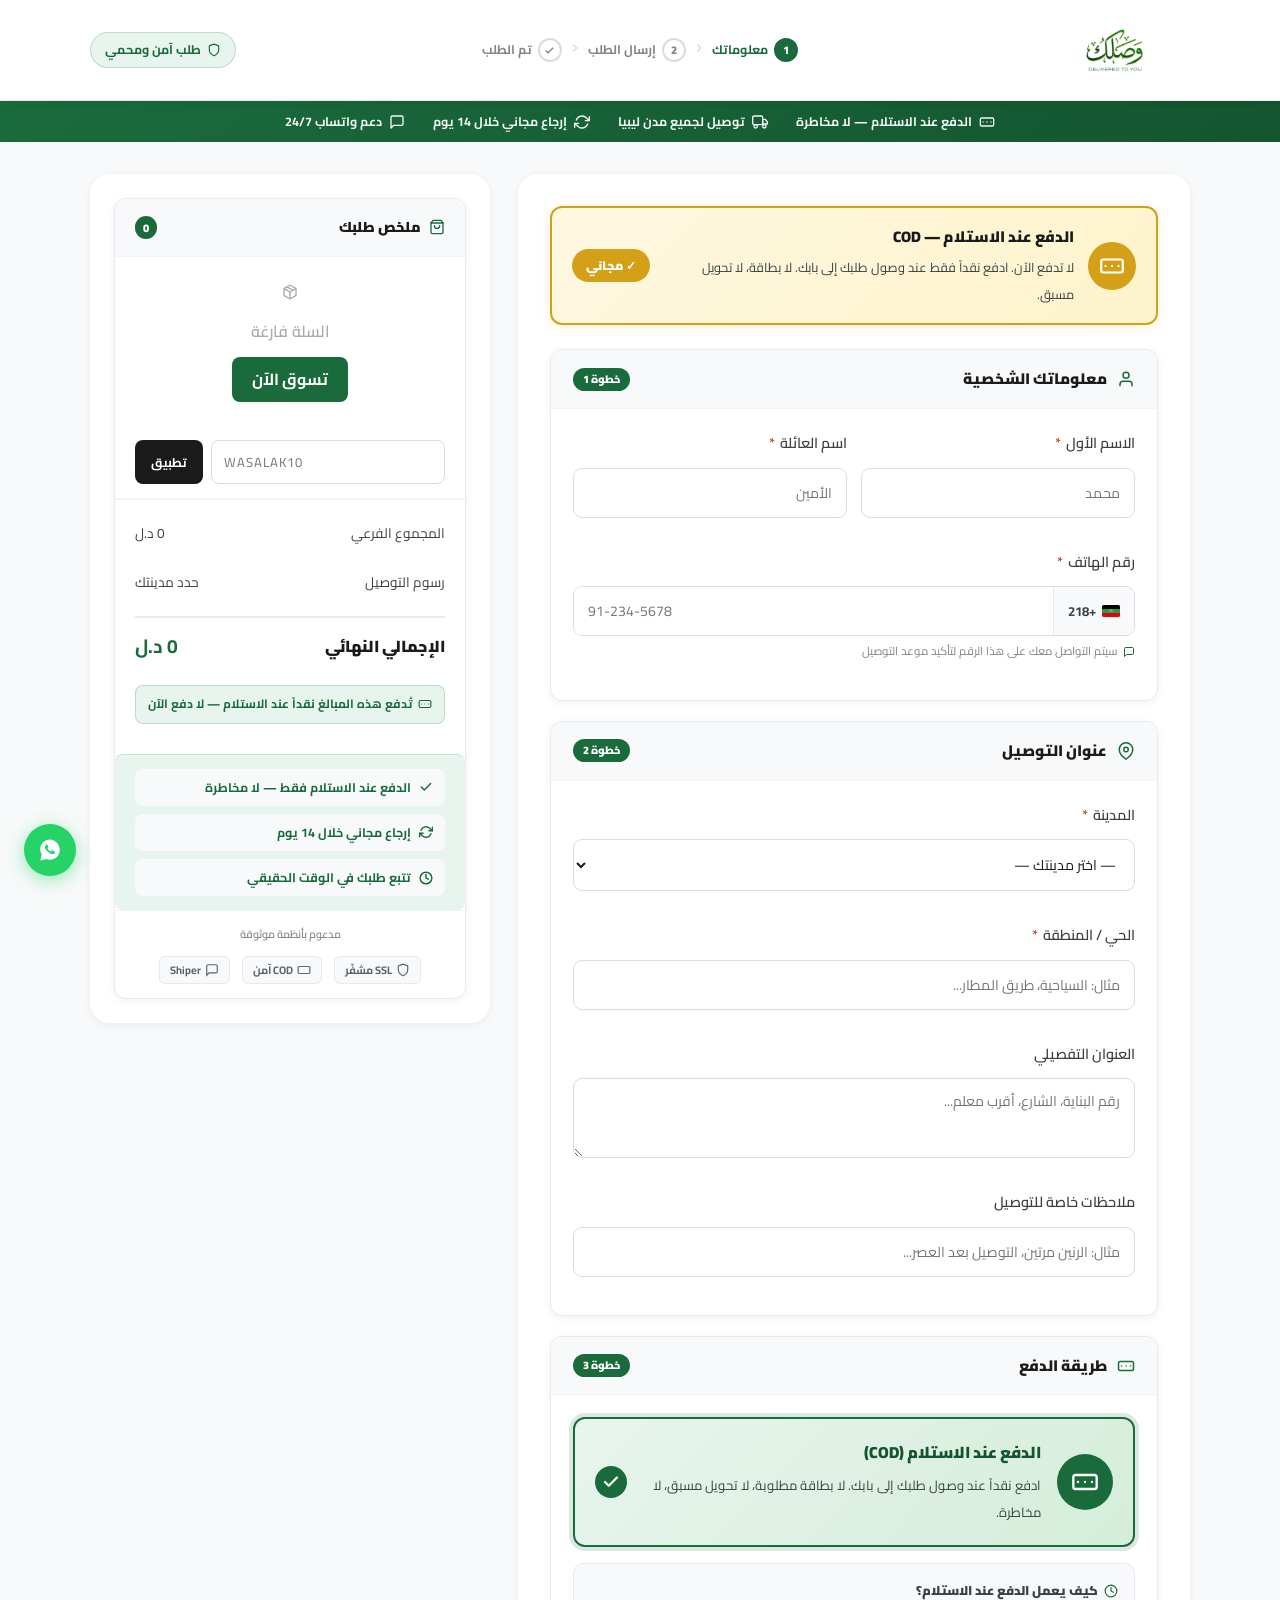
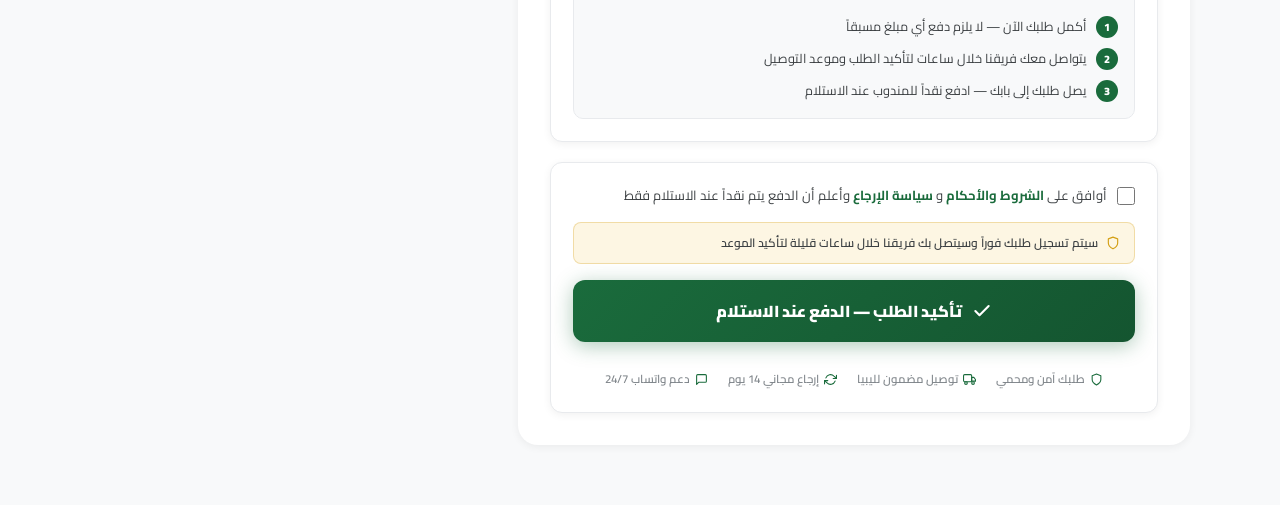
<file: checkout.html>
<!DOCTYPE html>
<html lang="ar" dir="rtl">
<head>
  <meta charset="UTF-8"/>
  <meta name="viewport" content="width=device-width, initial-scale=1.0"/>
  <meta name="robots" content="noindex, nofollow"/>
  <meta name="theme-color" content="#1a6b3c"/>
  <title>إتمام الطلب | وصلك – wasalak.com</title>
  <link rel="icon" href="assets/favicon.png" type="image/png"/>
  <link rel="preconnect" href="https://fonts.googleapis.com"/>
  <link rel="preconnect" href="https://fonts.gstatic.com" crossorigin/>
  <link href="https://fonts.googleapis.com/css2?family=Cairo:wght@400;600;700;900&family=Tajawal:wght@400;500;700&display=swap" rel="stylesheet"/>
  <link rel="stylesheet" href="css/style.css"/>

  <style>
    /* ============================================================
       CHECKOUT PAGE – Styles dédiés + Cart Edit Controls
       ============================================================ */
    :root {
      --green:        #1a6b3c;
      --green-light:  #e8f5ee;
      --green-dark:   #145530;
      --green-glow:   rgba(26,107,60,.15);
      --gold:         #d4a017;
      --gold-light:   #fdf6e3;
      --red:          #c0392b;
      --red-light:    #fdecea;
      --orange:       #e67e22;
      --gray-50:      #f8f9fa;
      --gray-100:     #f1f3f4;
      --gray-200:     #e8eaed;
      --gray-300:     #dadce0;
      --gray-500:     #80868b;
      --gray-600:     #5f6368;
      --gray-700:     #3c4043;
      --gray-900:     #1a1a1a;
      --white:        #ffffff;
      --radius:       12px;
      --shadow-sm:    0 2px 8px rgba(0,0,0,.06);
      --shadow-md:    0 4px 24px rgba(0,0,0,.09);
      --shadow-lg:    0 8px 40px rgba(0,0,0,.13);
      --transition:   .22s cubic-bezier(.4,0,.2,1);
    }

    *, *::before, *::after { box-sizing: border-box; margin: 0; padding: 0; }

    body {
      font-family: 'Cairo', 'Tajawal', sans-serif;
      background: var(--gray-50);
      color: var(--gray-900);
      direction: rtl;
      min-height: 100vh;
    }

    /* ── HEADER ── */
    .checkout-header {
      background: var(--white);
      border-bottom: 1px solid var(--gray-200);
      position: sticky;
      top: 0;
      z-index: 100;
      box-shadow: var(--shadow-sm);
    }
    .checkout-header .container {
      max-width: 1140px;
      margin: 0 auto;
      padding: 0 20px;
      display: flex;
      align-items: center;
      justify-content: space-between;
      height: 68px;
      gap: 20px;
      flex-wrap: wrap;
    }
    .checkout-logo {
      display: inline-flex;
      align-items: center;
      text-decoration: none;
      flex-shrink: 0;
    }
    .checkout-logo img {
      height: 44px;
      width: auto;
      display: block;
      object-fit: contain;
      transition: opacity var(--transition);
    }
    .checkout-logo:hover img { opacity: .85; }
    .checkout-logo-fallback {
      font-family: 'Cairo', sans-serif;
      font-size: 1.3rem;
      font-weight: 900;
      color: var(--green);
      display: none;
    }
    .checkout-secure-badge {
      display: flex;
      align-items: center;
      gap: 6px;
      background: var(--green-light);
      color: var(--green);
      padding: 6px 14px;
      border-radius: 99px;
      font-size: .78rem;
      font-weight: 700;
      border: 1px solid rgba(26,107,60,.2);
      flex-shrink: 0;
    }
    .checkout-secure-badge svg { width: 14px; height: 14px; }
    .checkout-steps {
      display: flex;
      align-items: center;
      gap: 6px;
    }
    .checkout-step {
      display: flex;
      align-items: center;
      gap: 6px;
      font-size: .78rem;
      font-weight: 700;
      color: var(--gray-500);
      white-space: nowrap;
    }
    .checkout-step .step-num {
      width: 24px; height: 24px;
      border-radius: 50%;
      border: 2px solid var(--gray-300);
      display: flex; align-items: center; justify-content: center;
      font-size: .7rem;
      font-weight: 900;
      flex-shrink: 0;
      transition: all var(--transition);
    }
    .checkout-step.active { color: var(--green); }
    .checkout-step.active .step-num { background: var(--green); border-color: var(--green); color: var(--white); }
    .checkout-step.done { color: var(--green); }
    .checkout-step.done .step-num { background: var(--green-light); border-color: var(--green); color: var(--green); }
    .step-arrow { color: var(--gray-300); font-size: 1rem; flex-shrink: 0; }

    /* ── TRUST BAR ── */
    .trust-bar {
      background: linear-gradient(135deg, #1a6b3c 0%, #145530 100%);
      color: var(--white);
      padding: 10px 20px;
    }
    .trust-bar-inner {
      max-width: 1140px;
      margin: 0 auto;
      display: flex;
      align-items: center;
      justify-content: center;
      gap: 28px;
      flex-wrap: wrap;
    }
    .trust-item {
      display: flex;
      align-items: center;
      gap: 7px;
      font-size: .78rem;
      font-weight: 700;
      white-space: nowrap;
      opacity: .95;
    }
    .trust-item svg { width: 16px; height: 16px; flex-shrink: 0; }

    /* ── COD BANNER ── */
    .cod-banner {
      background: linear-gradient(135deg, #fff8e1 0%, #fdf3cc 100%);
      border: 2px solid var(--gold);
      border-radius: var(--radius);
      padding: 16px 20px;
      display: flex;
      align-items: center;
      gap: 14px;
      margin-bottom: 4px;
      box-shadow: 0 2px 12px rgba(212,160,23,.15);
    }
    .cod-banner-icon {
      width: 48px; height: 48px;
      background: var(--gold);
      border-radius: 50%;
      display: flex; align-items: center; justify-content: center;
      color: var(--white);
      flex-shrink: 0;
    }
    .cod-banner-icon svg { width: 26px; height: 26px; }
    .cod-banner-text { flex: 1; }
    .cod-banner-text strong {
      display: block;
      font-size: .95rem;
      font-weight: 900;
      color: var(--gray-900);
      margin-bottom: 3px;
    }
    .cod-banner-text span { font-size: .8rem; color: var(--gray-700); line-height: 1.5; }
    .cod-banner-badge {
      background: var(--gold);
      color: var(--white);
      padding: 6px 14px;
      border-radius: 99px;
      font-size: .78rem;
      font-weight: 900;
      white-space: nowrap;
      flex-shrink: 0;
    }

    /* ── MAIN LAYOUT ── */
    .checkout-section { padding: 32px 0 60px; }
    .checkout-section .container {
      max-width: 1140px;
      margin: 0 auto;
      padding: 0 20px;
    }
    .checkout-layout {
      display: grid;
      grid-template-columns: 1fr 400px;
      gap: 28px;
      align-items: start;
    }
    .checkout-form-wrapper {
      display: flex;
      flex-direction: column;
      gap: 20px;
    }

    /* ── FORM CARDS ── */
    .form-card {
      background: var(--white);
      border-radius: var(--radius);
      border: 1px solid var(--gray-200);
      box-shadow: var(--shadow-sm);
      overflow: hidden;
    }
    .form-card-header {
      display: flex;
      align-items: center;
      gap: 10px;
      padding: 16px 22px;
      border-bottom: 1px solid var(--gray-100);
      background: var(--gray-50);
    }
    .form-card-header svg { width: 18px; height: 18px; color: var(--green); flex-shrink: 0; }
    .form-card-title { font-size: .95rem; font-weight: 900; color: var(--gray-900); }
    .form-card-step-badge {
      margin-right: auto;
      background: var(--green);
      color: var(--white);
      font-size: .68rem;
      font-weight: 900;
      padding: 2px 10px;
      border-radius: 99px;
    }
    .form-card-body { padding: 22px; display: flex; flex-direction: column; gap: 16px; }

    /* ── FIELDS ── */
    .form-row { display: grid; grid-template-columns: 1fr 1fr; gap: 14px; }
    .form-group { display: flex; flex-direction: column; gap: 6px; }
    .field-label { font-size: .8rem; font-weight: 700; color: var(--gray-700); }
    .req { color: var(--red); margin-right: 2px; }
    .field-input, .field-select, .field-textarea {
      background: var(--white);
      border: 1.5px solid var(--gray-300);
      border-radius: 9px;
      padding: 11px 14px;
      font-family: 'Cairo', sans-serif;
      font-size: .88rem;
      color: var(--gray-900);
      outline: none;
      transition: border-color var(--transition), box-shadow var(--transition);
      direction: rtl;
      width: 100%;
    }
    .field-input:focus, .field-select:focus, .field-textarea:focus {
      border-color: var(--green);
      box-shadow: 0 0 0 3px var(--green-glow);
    }
    .field-input.error, .field-select.error {
      border-color: var(--red);
      box-shadow: 0 0 0 3px rgba(192,57,43,.1);
    }
    .field-textarea { resize: vertical; min-height: 80px; line-height: 1.6; }

    /* Phone wrapper */
    .phone-wrapper {
      display: flex;
      align-items: stretch;
      border: 1.5px solid var(--gray-300);
      border-radius: 9px;
      overflow: hidden;
      transition: border-color var(--transition), box-shadow var(--transition);
      background: var(--white);
    }
    .phone-wrapper:focus-within {
      border-color: var(--green);
      box-shadow: 0 0 0 3px var(--green-glow);
    }
    .phone-wrapper.error { border-color: var(--red); }
    .phone-prefix {
      display: flex;
      align-items: center;
      gap: 6px;
      padding: 0 14px;
      background: var(--gray-50);
      border-left: 1.5px solid var(--gray-200);
      font-size: .82rem;
      font-weight: 700;
      color: var(--gray-700);
      white-space: nowrap;
      flex-shrink: 0;
    }
    .phone-prefix svg { width: 18px; height: 12px; }
    .phone-input { border: none !important; box-shadow: none !important; border-radius: 0 !important; flex: 1; min-width: 0; }

    .field-hint {
      font-size: .72rem;
      color: var(--gray-500);
      display: flex;
      align-items: center;
      gap: 5px;
    }
    .field-hint svg { width: 12px; height: 12px; color: var(--green); flex-shrink: 0; }
    .field-error { font-size: .72rem; color: var(--red); font-weight: 600; min-height: 16px; display: none; }
    .field-error.visible { display: block; }

    /* Delivery info box */
    .delivery-info-box {
      display: flex;
      align-items: center;
      gap: 12px;
      background: var(--green-light);
      border: 1px solid rgba(26,107,60,.2);
      border-radius: 9px;
      padding: 12px 16px;
      animation: slideDown .25s ease;
    }
    @keyframes slideDown { from { opacity:0; transform:translateY(-8px) } to { opacity:1; transform:translateY(0) } }
    .delivery-icon {
      width: 40px; height: 40px;
      background: var(--green);
      border-radius: 50%;
      display: flex; align-items: center; justify-content: center;
      color: var(--white);
      flex-shrink: 0;
    }
    .delivery-icon svg { width: 20px; height: 20px; }
    .delivery-details { flex: 1; }
    .delivery-details strong { display: block; font-size: .88rem; color: var(--green); font-weight: 900; }
    .delivery-details small { font-size: .78rem; color: var(--gray-700); margin-top: 2px; display: block; }
    .delivery-cost-badge {
      background: var(--green);
      color: var(--white);
      padding: 4px 12px;
      border-radius: 99px;
      font-size: .78rem;
      font-weight: 900;
      white-space: nowrap;
      flex-shrink: 0;
    }

    /* ── COD ONLY PAYMENT SECTION ── */
    .cod-payment-box {
      background: linear-gradient(135deg, var(--green-light) 0%, #d4edda 100%);
      border: 2px solid var(--green);
      border-radius: 12px;
      padding: 20px;
      display: flex;
      align-items: center;
      gap: 16px;
      box-shadow: 0 0 0 4px var(--green-glow);
    }
    .cod-payment-icon {
      width: 56px; height: 56px;
      background: var(--green);
      border-radius: 50%;
      display: flex; align-items: center; justify-content: center;
      color: var(--white);
      flex-shrink: 0;
    }
    .cod-payment-icon svg { width: 28px; height: 28px; }
    .cod-payment-text { flex: 1; }
    .cod-payment-text strong {
      display: block;
      font-size: 1rem;
      font-weight: 900;
      color: var(--green-dark);
      margin-bottom: 4px;
    }
    .cod-payment-text span { font-size: .82rem; color: var(--gray-700); line-height: 1.6; }
    .cod-payment-check {
      width: 32px; height: 32px;
      background: var(--green);
      border-radius: 50%;
      display: flex; align-items: center; justify-content: center;
      color: var(--white);
      flex-shrink: 0;
    }
    .cod-payment-check svg { width: 18px; height: 18px; }

    /* COD Steps */
    .cod-steps {
      display: flex;
      flex-direction: column;
      gap: 10px;
      background: var(--gray-50);
      border: 1px solid var(--gray-200);
      border-radius: 10px;
      padding: 16px;
    }
    .cod-steps-title {
      font-size: .8rem;
      font-weight: 900;
      color: var(--gray-700);
      margin-bottom: 4px;
      display: flex;
      align-items: center;
      gap: 6px;
    }
    .cod-steps-title svg { width: 14px; height: 14px; color: var(--green); }
    .cod-step-item {
      display: flex;
      align-items: flex-start;
      gap: 10px;
      font-size: .8rem;
      color: var(--gray-700);
    }
    .cod-step-num {
      width: 22px; height: 22px;
      background: var(--green);
      color: var(--white);
      border-radius: 50%;
      display: flex; align-items: center; justify-content: center;
      font-size: .68rem;
      font-weight: 900;
      flex-shrink: 0;
    }

    /* ── TERMS & SUBMIT ── */
    .terms-label {
      display: flex;
      align-items: flex-start;
      gap: 10px;
      cursor: pointer;
      font-size: .82rem;
      color: var(--gray-700);
      line-height: 1.6;
    }
    .terms-checkbox-input {
      width: 18px; height: 18px;
      accent-color: var(--green);
      cursor: pointer;
      flex-shrink: 0;
      margin-top: 2px;
    }
    .terms-label a { color: var(--green); font-weight: 700; text-decoration: none; }
    .terms-label a:hover { text-decoration: underline; }

    /* Submit button */
    .btn-submit-order {
      width: 100%;
      padding: 16px 24px;
      background: linear-gradient(135deg, #1a6b3c 0%, #145530 100%);
      color: var(--white);
      border: none;
      border-radius: 12px;
      font-family: 'Cairo', sans-serif;
      font-size: 1rem;
      font-weight: 900;
      cursor: pointer;
      display: flex;
      align-items: center;
      justify-content: center;
      gap: 10px;
      transition: all var(--transition);
      box-shadow: 0 4px 20px rgba(26,107,60,.35);
      position: relative;
      overflow: hidden;
    }
    .btn-submit-order::before {
      content: '';
      position: absolute;
      inset: 0;
      background: rgba(255,255,255,.08);
      opacity: 0;
      transition: opacity var(--transition);
    }
    .btn-submit-order:hover::before { opacity: 1; }
    .btn-submit-order:hover { transform: translateY(-2px); box-shadow: 0 8px 28px rgba(26,107,60,.4); }
    .btn-submit-order:active { transform: translateY(0); }
    .btn-submit-order:disabled { opacity: .7; cursor: not-allowed; transform: none; box-shadow: none; }
    .btn-submit-order svg { width: 20px; height: 20px; flex-shrink: 0; }

    .spinner {
      width: 18px; height: 18px;
      border: 2px solid rgba(255,255,255,.4);
      border-top-color: var(--white);
      border-radius: 50%;
      animation: spin .7s linear infinite;
      display: none;
      flex-shrink: 0;
    }
    @keyframes spin { to { transform: rotate(360deg); } }

    /* Submit note */
    .submit-note {
      display: flex;
      align-items: center;
      gap: 8px;
      background: var(--gold-light);
      border: 1px solid rgba(212,160,23,.3);
      border-radius: 8px;
      padding: 10px 14px;
      font-size: .75rem;
      color: var(--gray-700);
      font-weight: 600;
    }
    .submit-note svg { width: 14px; height: 14px; color: var(--gold); flex-shrink: 0; }

    /* Security strip */
    .checkout-security-strip {
      display: flex;
      align-items: center;
      justify-content: center;
      gap: 20px;
      padding: 12px 0 0;
      flex-wrap: wrap;
    }
    .security-item {
      display: flex;
      align-items: center;
      gap: 5px;
      font-size: .72rem;
      color: var(--gray-500);
      font-weight: 600;
    }
    .security-item svg { width: 13px; height: 13px; color: var(--green); }

    /* ── ERROR ALERT ── */
    .submit-error-alert {
      display: none;
      align-items: center;
      gap: 10px;
      background: var(--red-light);
      border: 1px solid rgba(192,57,43,.2);
      border-radius: 9px;
      padding: 12px 16px;
      font-size: .82rem;
      color: var(--red);
      font-weight: 700;
      animation: slideDown .25s ease;
    }
    .submit-error-alert.visible { display: flex; }
    .submit-error-alert svg { width: 18px; height: 18px; flex-shrink: 0; }

    /* ============================================================
       ORDER SUMMARY — WITH EDIT CONTROLS
       ============================================================ */
    .order-summary {
      position: sticky;
      top: 88px;
      display: flex;
      flex-direction: column;
      gap: 0;
    }
    .summary-card {
      background: var(--white);
      border-radius: var(--radius);
      border: 1px solid var(--gray-200);
      box-shadow: var(--shadow-sm);
      overflow: hidden;
    }
    .summary-card-header {
      display: flex;
      align-items: center;
      gap: 8px;
      padding: 16px 20px;
      background: var(--gray-50);
      border-bottom: 1px solid var(--gray-100);
    }
    .summary-card-header svg { width: 16px; height: 16px; color: var(--green); }
    .summary-card-title { font-size: .9rem; font-weight: 900; color: var(--gray-900); }
    .summary-card-count {
      margin-right: auto;
      background: var(--green);
      color: var(--white);
      font-size: .7rem;
      font-weight: 900;
      padding: 2px 8px;
      border-radius: 99px;
    }

    /* ── ORDER ITEMS (with edit controls) ── */
    .order-items { padding: 0 20px; max-height: 380px; overflow-y: auto; }
    .order-item {
      display: grid;
      grid-template-columns: 54px 1fr auto;
      gap: 12px;
      padding: 14px 0;
      border-bottom: 1px solid var(--gray-100);
      align-items: center;
    }
    .order-item:last-child { border-bottom: none; }

    .order-item-img {
      width: 54px; height: 54px;
      border-radius: 8px;
      object-fit: cover;
      border: 1px solid var(--gray-200);
      background: var(--gray-100);
      grid-row: 1 / 3;
    }

    .order-item-info {
      display: flex;
      flex-direction: column;
      gap: 4px;
      min-width: 0;
    }
    .order-item-name {
      font-size: .82rem;
      font-weight: 700;
      color: var(--gray-900);
      line-height: 1.3;
      white-space: nowrap;
      overflow: hidden;
      text-overflow: ellipsis;
    }
    .order-item-meta { font-size: .7rem; color: var(--gray-500); }
    .order-item-price {
      font-size: .88rem;
      font-weight: 900;
      color: var(--green);
      white-space: nowrap;
    }

    /* ── Quantity controls ── */
    .order-item-controls {
      display: flex;
      align-items: center;
      gap: 6px;
      grid-column: 2 / 4;
    }
    .qty-controls {
      display: flex;
      align-items: center;
      gap: 4px;
      background: var(--gray-100);
      border-radius: 8px;
      padding: 2px;
    }
    .btn-qty {
      width: 26px; height: 26px;
      border: none;
      background: var(--white);
      border-radius: 6px;
      display: flex; align-items: center; justify-content: center;
      cursor: pointer;
      transition: all var(--transition);
      color: var(--gray-700);
      font-weight: 900;
    }
    .btn-qty:hover { background: var(--green); color: var(--white); }
    .btn-qty:active { transform: scale(.9); }
    .btn-qty svg { width: 14px; height: 14px; }
    .qty-display {
      min-width: 30px;
      text-align: center;
      font-size: .8rem;
      font-weight: 900;
      color: var(--gray-900);
    }

    /* Delete button */
    .btn-delete {
      margin-right: auto;
      width: 28px; height: 28px;
      border: none;
      background: var(--red-light);
      border-radius: 7px;
      display: flex; align-items: center; justify-content: center;
      cursor: pointer;
      transition: all var(--transition);
      color: var(--red);
    }
    .btn-delete:hover { background: var(--red); color: var(--white); transform: scale(1.05); }
    .btn-delete svg { width: 15px; height: 15px; }

    /* Coupon */
    .coupon-section { padding: 14px 20px; border-bottom: 1px solid var(--gray-100); }
    .coupon-row { display: flex; gap: 8px; }
    .coupon-input {
      flex: 1;
      border: 1.5px solid var(--gray-300);
      border-radius: 8px;
      padding: 9px 12px;
      font-family: 'Cairo', sans-serif;
      font-size: .82rem;
      color: var(--gray-900);
      outline: none;
      transition: border-color var(--transition), box-shadow var(--transition);
      direction: ltr;
      letter-spacing: 1px;
      text-transform: uppercase;
    }
    .coupon-input:focus { border-color: var(--green); box-shadow: 0 0 0 3px var(--green-glow); }
    .btn-coupon {
      background: var(--gray-900);
      color: var(--white);
      border: none;
      border-radius: 8px;
      padding: 9px 16px;
      font-family: 'Cairo', sans-serif;
      font-size: .78rem;
      font-weight: 700;
      cursor: pointer;
      transition: all var(--transition);
      white-space: nowrap;
    }
    .btn-coupon:hover { background: var(--green); }
    .coupon-result { margin-top: 8px; font-size: .75rem; font-weight: 700; display: none; }
    .coupon-result.success { color: var(--green); display: block; }
    .coupon-result.error   { color: var(--red);   display: block; }

    /* Totals */
    .order-totals {
      padding: 14px 20px;
      border-top: 1px solid var(--gray-100);
      display: flex;
      flex-direction: column;
      gap: 10px;
    }
    .total-row {
      display: flex;
      justify-content: space-between;
      align-items: center;
      gap: 12px;
      font-size: .85rem;
      color: var(--gray-700);
    }
    .total-row.discount { color: var(--red); }
    .total-row.final {
      border-top: 2px solid var(--gray-200);
      padding-top: 12px;
      margin-top: 4px;
      font-size: 1rem;
      font-weight: 900;
      color: var(--gray-900);
    }
    .final-price { font-size: 1.2rem; color: var(--green); font-weight: 900; }
    .shipping-pending { font-size: .78rem; color: var(--gray-500); font-style: italic; }

    /* COD badge on total */
    .cod-total-badge {
      display: flex;
      align-items: center;
      gap: 6px;
      background: var(--green-light);
      border: 1px solid rgba(26,107,60,.2);
      border-radius: 8px;
      padding: 8px 12px;
      font-size: .75rem;
      color: var(--green);
      font-weight: 700;
      margin-top: 4px;
    }
    .cod-total-badge svg { width: 14px; height: 14px; flex-shrink: 0; }

    /* Guarantees */
    .summary-guarantees {
      background: var(--green-light);
      border-top: 1px solid rgba(26,107,60,.15);
      padding: 14px 20px;
      display: flex;
      flex-direction: column;
      gap: 8px;
    }
    .guarantee-item {
      display: flex;
      align-items: center;
      gap: 8px;
      font-size: .78rem;
      color: var(--green);
      font-weight: 700;
    }
    .guarantee-item svg { width: 14px; height: 14px; flex-shrink: 0; }

    /* Trust logos */
    .trust-logos {
      display: flex;
      align-items: center;
      justify-content: center;
      gap: 12px;
      padding: 14px 20px;
      border-top: 1px solid var(--gray-100);
      flex-wrap: wrap;
    }
    .trust-logos-label { font-size: .68rem; color: var(--gray-500); font-weight: 600; width: 100%; text-align: center; }
    .trust-logo-item {
      display: flex;
      align-items: center;
      gap: 4px;
      background: var(--gray-50);
      border: 1px solid var(--gray-200);
      border-radius: 6px;
      padding: 4px 10px;
      font-size: .68rem;
      font-weight: 700;
      color: var(--gray-600);
    }
    .trust-logo-item svg { width: 14px; height: 14px; }

    /* ── SUCCESS MODAL ── */
    .modal-overlay {
      position: fixed;
      inset: 0;
      background: rgba(0,0,0,.55);
      z-index: 900;
      backdrop-filter: blur(4px);
      display: none;
    }
    .success-modal {
      position: fixed;
      inset: 0;
      z-index: 901;
      display: none;
      align-items: center;
      justify-content: center;
      padding: 20px;
    }
    .success-modal.visible { display: flex; }
    .success-modal-box {
      background: var(--white);
      border-radius: 20px;
      width: 100%;
      max-width: 500px;
      padding: 40px 32px;
      text-align: center;
      box-shadow: var(--shadow-lg);
      animation: modalIn .4s cubic-bezier(.34,1.56,.64,1);
      position: relative;
      max-height: 90vh;
      overflow-y: auto;
    }
    @keyframes modalIn {
      from { opacity:0; transform:scale(.85) translateY(30px); }
      to   { opacity:1; transform:scale(1) translateY(0); }
    }
    .success-icon-wrap {
      width: 80px; height: 80px;
      background: var(--green-light);
      border-radius: 50%;
      display: flex; align-items: center; justify-content: center;
      margin: 0 auto 20px;
      position: relative;
    }
    .success-icon-wrap svg { width: 40px; height: 40px; color: var(--green); }
    .success-icon-wrap::after {
      content: '';
      position: absolute;
      inset: -6px;
      border-radius: 50%;
      border: 3px solid var(--green-light);
      animation: pulse-ring 1.5s ease-out infinite;
    }
    @keyframes pulse-ring {
      0%   { transform:scale(.9); opacity:1; }
      100% { transform:scale(1.3); opacity:0; }
    }
    .success-title { font-size: 1.4rem; font-weight: 900; color: var(--gray-900); margin-bottom: 8px; }
    .success-order-num {
      background: var(--green-light);
      color: var(--green);
      padding: 8px 20px;
      border-radius: 99px;
      font-size: .88rem;
      font-weight: 900;
      display: inline-block;
      margin-bottom: 16px;
      border: 1px solid rgba(26,107,60,.2);
    }
    .success-desc { font-size: .875rem; color: var(--gray-700); line-height: 1.7; margin-bottom: 16px; }

    /* COD info in modal */
    .success-cod-info {
      background: var(--gold-light);
      border: 1px solid rgba(212,160,23,.3);
      border-radius: 10px;
      padding: 14px 16px;
      text-align: right;
      margin-bottom: 14px;
    }
    .success-cod-info-title {
      font-size: .82rem;
      font-weight: 900;
      color: var(--gray-900);
      margin-bottom: 8px;
      display: flex;
      align-items: center;
      gap: 6px;
    }
    .success-cod-info-title svg { width: 16px; height: 16px; color: var(--gold); }
    .success-cod-step {
      display: flex;
      align-items: center;
      gap: 8px;
      font-size: .78rem;
      color: var(--gray-700);
      margin-bottom: 6px;
    }
    .success-cod-step-num {
      width: 20px; height: 20px;
      background: var(--gold);
      color: var(--white);
      border-radius: 50%;
      display: flex; align-items: center; justify-content: center;
      font-size: .65rem;
      font-weight: 900;
      flex-shrink: 0;
    }

    .whatsapp-confirm-box {
      display: flex;
      align-items: center;
      gap: 10px;
      background: #e8f5e9;
      border: 1px solid #a5d6a7;
      border-radius: 10px;
      padding: 12px 16px;
      text-align: right;
      margin-bottom: 24px;
    }
    .whatsapp-confirm-box svg { width: 22px; height: 22px; color: #25d366; flex-shrink: 0; }
    .whatsapp-confirm-box span { font-size: .8rem; color: var(--gray-700); font-weight: 600; line-height: 1.5; }
    .whatsapp-confirm-box strong { color: var(--gray-900); }

    .success-actions {
      display: flex;
      gap: 10px;
      justify-content: center;
      flex-wrap: wrap;
    }
    .btn-track {
      display: inline-flex; align-items: center; gap: 6px;
      background: var(--green);
      color: var(--white);
      padding: 11px 22px;
      border-radius: 10px;
      font-family: 'Cairo', sans-serif;
      font-size: .88rem;
      font-weight: 700;
      text-decoration: none;
      transition: all var(--transition);
    }
    .btn-track:hover { background: var(--green-dark); transform: translateY(-1px); }
    .btn-track svg { width: 16px; height: 16px; }
    .btn-home {
      display: inline-flex; align-items: center; gap: 6px;
      background: var(--gray-100);
      color: var(--gray-700);
      padding: 11px 22px;
      border-radius: 10px;
      font-family: 'Cairo', sans-serif;
      font-size: .88rem;
      font-weight: 700;
      text-decoration: none;
      border: 1.5px solid var(--gray-300);
      transition: all var(--transition);
    }
    .btn-home:hover { background: var(--gray-200); }
    .btn-home svg { width: 16px; height: 16px; }

    /* Sheet sync indicator */
    .sheet-sync-badge {
      display: flex;
      align-items: center;
      gap: 6px;
      background: var(--gray-50);
      border: 1px solid var(--gray-200);
      border-radius: 8px;
      padding: 6px 12px;
      font-size: .68rem;
      color: var(--gray-500);
      font-weight: 600;
      margin-bottom: 16px;
      justify-content: center;
    }
    .sheet-sync-badge svg { width: 12px; height: 12px; color: var(--green); }
    .sheet-sync-badge.synced { color: var(--green); background: var(--green-light); border-color: rgba(26,107,60,.2); }
    .sheet-sync-badge.synced svg { color: var(--green); }

    /* WhatsApp float */
    .whatsapp-float {
      position: fixed;
      bottom: 24px;
      left: 24px;
      z-index: 500;
      background: #25d366;
      color: var(--white);
      width: 52px; height: 52px;
      border-radius: 50%;
      display: flex; align-items: center; justify-content: center;
      box-shadow: 0 4px 18px rgba(37,211,102,.45);
      transition: all var(--transition);
      text-decoration: none;
    }
    .whatsapp-float:hover { transform: scale(1.1); box-shadow: 0 6px 24px rgba(37,211,102,.55); }
    .whatsapp-float svg { width: 26px; height: 26px; }

    /* ── RESPONSIVE ── */
    @media (max-width: 900px) {
      .checkout-layout { grid-template-columns: 1fr; }
      .order-summary { position: static; order: -1; }
      .checkout-steps { display: none; }
    }
    @media (max-width: 600px) {
      .checkout-section { padding: 16px 0 40px; }
      .form-row { grid-template-columns: 1fr; }
      .trust-bar-inner { gap: 14px; }
      .trust-item:nth-child(3) { display: none; }
      .success-modal-box { padding: 28px 20px; }
      .success-actions { flex-direction: column; }
      .cod-banner { flex-wrap: wrap; }
      .cod-banner-badge { width: 100%; text-align: center; }
    }
    @media (max-width: 400px) {
      .checkout-secure-badge { display: none; }
    }
  </style>
</head>
<body>

<!-- ===== HEADER ===== -->
<header class="checkout-header">
  <div class="container">
    <a href="index.html" class="checkout-logo" aria-label="وصلك – الصفحة الرئيسية">
      <img src="assets/logo.png" alt="وصلك | wasalak.com" height="44"
           onerror="this.style.display='none';document.getElementById('logoFallback').style.display='block'"/>
      <span class="checkout-logo-fallback" id="logoFallback">وصلك</span>
    </a>

    <div class="checkout-steps" aria-label="خطوات الطلب">
      <div class="checkout-step active" id="step1">
        <div class="step-num">1</div>
        <span>معلوماتك</span>
      </div>
      <span class="step-arrow" aria-hidden="true">
        <svg viewBox="0 0 24 24" fill="none" stroke="currentColor" stroke-width="2.5" width="14" height="14"><polyline points="9 18 15 12 9 6"/></svg>
      </span>
      <div class="checkout-step" id="step2">
        <div class="step-num">2</div>
        <span>إرسال الطلب</span>
      </div>
      <span class="step-arrow" aria-hidden="true">
        <svg viewBox="0 0 24 24" fill="none" stroke="currentColor" stroke-width="2.5" width="14" height="14"><polyline points="9 18 15 12 9 6"/></svg>
      </span>
      <div class="checkout-step" id="step3">
        <div class="step-num">
          <svg viewBox="0 0 24 24" fill="none" stroke="currentColor" stroke-width="3" width="11" height="11"><polyline points="20 6 9 17 4 12"/></svg>
        </div>
        <span>تم الطلب</span>
      </div>
    </div>

    <div class="checkout-secure-badge" aria-label="طلب آمن">
      <svg viewBox="0 0 24 24" fill="none" stroke="currentColor" stroke-width="2" stroke-linecap="round" stroke-linejoin="round"><path d="M12 22s8-4 8-10V5l-8-3-8 3v7c0 6 8 10 8 10z"/></svg>
      طلب آمن ومحمي
    </div>
  </div>
</header>

<!-- ===== TRUST BAR ===== -->
<div class="trust-bar" role="complementary" aria-label="ضمانات الشراء">
  <div class="trust-bar-inner">
    <div class="trust-item">
      <svg viewBox="0 0 24 24" fill="none" stroke="currentColor" stroke-width="2" stroke-linecap="round" stroke-linejoin="round"><rect x="2" y="6" width="20" height="12" rx="2"/><path d="M12 12h.01"/><path d="M6 12h.01"/><path d="M18 12h.01"/></svg>
      الدفع عند الاستلام — لا مخاطرة
    </div>
    <div class="trust-item">
      <svg viewBox="0 0 24 24" fill="none" stroke="currentColor" stroke-width="2" stroke-linecap="round" stroke-linejoin="round"><rect x="1" y="3" width="15" height="13" rx="2"/><path d="M16 8h4l3 4v3h-7V8z"/><circle cx="5.5" cy="18.5" r="2.5"/><circle cx="18.5" cy="18.5" r="2.5"/></svg>
      توصيل لجميع مدن ليبيا
    </div>
    <div class="trust-item">
      <svg viewBox="0 0 24 24" fill="none" stroke="currentColor" stroke-width="2" stroke-linecap="round" stroke-linejoin="round"><polyline points="23 4 23 10 17 10"/><polyline points="1 20 1 14 7 14"/><path d="M3.51 9a9 9 0 0114.85-3.36L23 10M1 14l4.64 4.36A9 9 0 0020.49 15"/></svg>
      إرجاع مجاني خلال 14 يوم
    </div>
    <div class="trust-item">
      <svg viewBox="0 0 24 24" fill="none" stroke="currentColor" stroke-width="2" stroke-linecap="round" stroke-linejoin="round"><path d="M21 15a2 2 0 01-2 2H7l-4 4V5a2 2 0 012-2h14a2 2 0 012 2z"/></svg>
      دعم واتساب 24/7
    </div>
  </div>
</div>

<!-- ===== MAIN ===== -->
<section class="checkout-section">
  <div class="container">
    <div class="checkout-layout">

      <!-- ══ FORMULAIRE ══ -->
      <div class="checkout-form-wrapper">

        <!-- COD Banner (top of form) -->
        <div class="cod-banner">
          <div class="cod-banner-icon">
            <svg viewBox="0 0 24 24" fill="none" stroke="currentColor" stroke-width="2" stroke-linecap="round" stroke-linejoin="round"><rect x="2" y="6" width="20" height="12" rx="2"/><path d="M12 12h.01"/><path d="M6 12h.01"/><path d="M18 12h.01"/></svg>
          </div>
          <div class="cod-banner-text">
            <strong>الدفع عند الاستلام — COD</strong>
            <span>لا تدفع الآن. ادفع نقداً فقط عند وصول طلبك إلى بابك. لا بطاقة، لا تحويل مسبق.</span>
          </div>
          <span class="cod-banner-badge">✓ مجاني</span>
        </div>

        <!-- ── 1. معلوماتك الشخصية ── -->
        <div class="form-card">
          <div class="form-card-header">
            <svg viewBox="0 0 24 24" fill="none" stroke="currentColor" stroke-width="2" stroke-linecap="round" stroke-linejoin="round"><path d="M20 21v-2a4 4 0 00-4-4H8a4 4 0 00-4 4v2"/><circle cx="12" cy="7" r="4"/></svg>
            <span class="form-card-title">معلوماتك الشخصية</span>
            <span class="form-card-step-badge">خطوة 1</span>
          </div>
          <div class="form-card-body">

            <div class="form-row">
              <div class="form-group">
                <label class="field-label" for="firstName">الاسم الأول <span class="req">*</span></label>
                <input class="field-input" type="text" id="firstName" name="firstName"
                       placeholder="محمد" required autocomplete="given-name"/>
                <span class="field-error" id="firstNameError"></span>
              </div>
              <div class="form-group">
                <label class="field-label" for="lastName">اسم العائلة <span class="req">*</span></label>
                <input class="field-input" type="text" id="lastName" name="lastName"
                       placeholder="الأمين" required autocomplete="family-name"/>
                <span class="field-error" id="lastNameError"></span>
              </div>
            </div>

            <div class="form-group">
              <label class="field-label" for="phone">رقم الهاتف <span class="req">*</span></label>
              <div class="phone-wrapper" id="phoneWrapper">
                <span class="phone-prefix" aria-hidden="true">
                  <svg viewBox="0 0 900 600" width="20" height="13" style="border-radius:2px">
                    <rect width="900" height="600" fill="#239e46"/>
                    <rect width="900" height="200" fill="#000"/>
                    <rect width="900" height="200" y="400" fill="#e70013"/>
                    <g transform="translate(450,300)" fill="#fff">
                      <path d="M0-80a80 80 0 1 0 .001 0zm0 15a65 65 0 1 1-.001 0zM20-55l8 25h26l-21 15 8 25-21-15-21 15 8-25-21-15h26z" transform="translate(-10,0)"/>
                    </g>
                  </svg>
                  +218
                </span>
                <input class="field-input phone-input" type="tel" id="phone" name="phone"
                       placeholder="91-234-5678" required
                       pattern="[0-9]{9,10}" maxlength="10"
                       autocomplete="tel-national" inputmode="numeric"
                       oninput="this.value=this.value.replace(/[^0-9]/g,'')"/>
              </div>
              <span class="field-error" id="phoneError"></span>
              <div class="field-hint">
                <svg viewBox="0 0 24 24" fill="none" stroke="currentColor" stroke-width="2" stroke-linecap="round" stroke-linejoin="round"><path d="M21 15a2 2 0 01-2 2H7l-4 4V5a2 2 0 012-2h14a2 2 0 012 2z"/></svg>
                سيتم التواصل معك على هذا الرقم لتأكيد موعد التوصيل
              </div>
            </div>

          </div>
        </div>

        <!-- ── 2. عنوان التوصيل ── -->
        <div class="form-card">
          <div class="form-card-header">
            <svg viewBox="0 0 24 24" fill="none" stroke="currentColor" stroke-width="2" stroke-linecap="round" stroke-linejoin="round"><path d="M21 10c0 7-9 13-9 13S3 17 3 10a9 9 0 0118 0z"/><circle cx="12" cy="10" r="3"/></svg>
            <span class="form-card-title">عنوان التوصيل</span>
            <span class="form-card-step-badge">خطوة 2</span>
          </div>
          <div class="form-card-body">

            <div class="form-group">
              <label class="field-label" for="city">المدينة <span class="req">*</span></label>
              <select class="field-select" id="city" name="city" required onchange="updateDeliveryInfo()">
                <option value="">— اختر مدينتك —</option>
                <optgroup label="المنطقة أ · توصيل 24-48 ساعة">
                  <option value="tripoli">طرابلس</option>
                  <option value="janzur">جنزور</option>
                  <option value="tajura">تاجوراء</option>
                  <option value="ain-zara">عين زارة</option>
                </optgroup>
                <optgroup label="المنطقة ب · توصيل 3-5 أيام">
                  <option value="benghazi">بنغازي</option>
                  <option value="misrata">مصراتة</option>
                  <option value="zawiya">الزاوية</option>
                  <option value="zliten">زليتن</option>
                  <option value="khoms">الخمس</option>
                  <option value="derna">درنة</option>
                  <option value="bayda">البيضاء</option>
                  <option value="tobruk">طبرق</option>
                  <option value="zintan">الزنتان</option>
                  <option value="gharyan">غريان</option>
                </optgroup>
                <optgroup label="المنطقة ج · حسب الموقع">
                  <option value="sebha">سبها</option>
                  <option value="murzuq">مرزق</option>
                  <option value="kufra">الكفرة</option>
                  <option value="ghat">غات</option>
                  <option value="other">مدينة أخرى</option>
                </optgroup>
              </select>
              <span class="field-error" id="cityError"></span>
            </div>

            <div class="delivery-info-box" id="deliveryInfoBox" style="display:none" aria-live="polite">
              <div class="delivery-icon" aria-hidden="true">
                <svg viewBox="0 0 24 24" fill="none" stroke="currentColor" stroke-width="2" stroke-linecap="round" stroke-linejoin="round"><rect x="1" y="3" width="15" height="13" rx="2"/><path d="M16 8h4l3 4v3h-7V8z"/><circle cx="5.5" cy="18.5" r="2.5"/><circle cx="18.5" cy="18.5" r="2.5"/></svg>
              </div>
              <div class="delivery-details">
                <strong id="deliveryTime"></strong>
                <small id="deliveryCostText"></small>
              </div>
              <span class="delivery-cost-badge" id="deliveryCostBadge"></span>
            </div>

            <div class="form-group">
              <label class="field-label" for="district">الحي / المنطقة <span class="req">*</span></label>
              <input class="field-input" type="text" id="district" name="district"
                     placeholder="مثال: السياحية، طريق المطار..." required
                     autocomplete="address-level2"/>
              <span class="field-error" id="districtError"></span>
            </div>

            <div class="form-group">
              <label class="field-label" for="address">العنوان التفصيلي</label>
              <textarea class="field-textarea" id="address" name="address"
                        placeholder="رقم البناية، الشارع، أقرب معلم..." rows="2"
                        autocomplete="street-address"></textarea>
            </div>

            <div class="form-group">
              <label class="field-label" for="orderNotes">ملاحظات خاصة للتوصيل</label>
              <input class="field-input" type="text" id="orderNotes" name="orderNotes"
                     placeholder="مثال: الرنين مرتين، التوصيل بعد العصر..."/>
            </div>

          </div>
        </div>

        <!-- ── 3. طريقة الدفع — COD فقط ── -->
        <div class="form-card">
          <div class="form-card-header">
            <svg viewBox="0 0 24 24" fill="none" stroke="currentColor" stroke-width="2" stroke-linecap="round" stroke-linejoin="round"><rect x="2" y="6" width="20" height="12" rx="2"/><path d="M12 12h.01"/><path d="M6 12h.01"/><path d="M18 12h.01"/></svg>
            <span class="form-card-title">طريقة الدفع</span>
            <span class="form-card-step-badge">خطوة 3</span>
          </div>
          <div class="form-card-body">

            <!-- COD only box -->
            <div class="cod-payment-box">
              <div class="cod-payment-icon">
                <svg viewBox="0 0 24 24" fill="none" stroke="currentColor" stroke-width="2" stroke-linecap="round" stroke-linejoin="round"><rect x="2" y="6" width="20" height="12" rx="2"/><path d="M12 12h.01"/><path d="M6 12h.01"/><path d="M18 12h.01"/></svg>
              </div>
              <div class="cod-payment-text">
                <strong>الدفع عند الاستلام (COD)</strong>
                <span>ادفع نقداً عند وصول طلبك إلى بابك. لا بطاقة مطلوبة، لا تحويل مسبق، لا مخاطرة.</span>
              </div>
              <div class="cod-payment-check">
                <svg viewBox="0 0 24 24" fill="none" stroke="currentColor" stroke-width="3" stroke-linecap="round" stroke-linejoin="round"><polyline points="20 6 9 17 4 12"/></svg>
              </div>
            </div>

            <!-- Hidden radio (COD always selected) -->
            <input type="hidden" id="paymentMethod" value="cod"/>

            <!-- كيف يعمل COD -->
            <div class="cod-steps">
              <div class="cod-steps-title">
                <svg viewBox="0 0 24 24" fill="none" stroke="currentColor" stroke-width="2" stroke-linecap="round" stroke-linejoin="round"><circle cx="12" cy="12" r="10"/><polyline points="12 6 12 12 16 14"/></svg>
                كيف يعمل الدفع عند الاستلام؟
              </div>
              <div class="cod-step-item">
                <div class="cod-step-num">1</div>
                <span>أكمل طلبك الآن — لا يلزم دفع أي مبلغ مسبقاً</span>
              </div>
              <div class="cod-step-item">
                <div class="cod-step-num">2</div>
                <span>يتواصل معك فريقنا خلال ساعات لتأكيد الطلب وموعد التوصيل</span>
              </div>
              <div class="cod-step-item">
                <div class="cod-step-num">3</div>
                <span>يصل طلبك إلى بابك — ادفع نقداً للمندوب عند الاستلام</span>
              </div>
            </div>

          </div>
        </div>

        <!-- ── 4. الموافقة والتأكيد ── -->
        <div class="form-card">
          <div class="form-card-body">

            <!-- Error alert -->
            <div class="submit-error-alert" id="submitErrorAlert" role="alert" aria-live="assertive">
              <svg viewBox="0 0 24 24" fill="none" stroke="currentColor" stroke-width="2" stroke-linecap="round" stroke-linejoin="round"><circle cx="12" cy="12" r="10"/><line x1="12" y1="8" x2="12" y2="12"/><line x1="12" y1="16" x2="12.01" y2="16"/></svg>
              <span id="submitErrorText">حدث خطأ أثناء إرسال الطلب. يرجى المحاولة مجدداً.</span>
            </div>

            <label class="terms-label" for="termsAccepted">
              <input class="terms-checkbox-input" type="checkbox" id="termsAccepted" required/>
              <span>
                أوافق على
                <a href="terms.html" target="_blank" rel="noopener">الشروط والأحكام</a>
                و
                <a href="returns.html" target="_blank" rel="noopener">سياسة الإرجاع</a>
                وأعلم أن الدفع يتم نقداً عند الاستلام فقط
              </span>
            </label>
            <span class="field-error" id="termsError"></span>

            <!-- Submit note -->
            <div class="submit-note">
              <svg viewBox="0 0 24 24" fill="none" stroke="currentColor" stroke-width="2" stroke-linecap="round" stroke-linejoin="round"><path d="M12 22s8-4 8-10V5l-8-3-8 3v7c0 6 8 10 8 10z"/></svg>
              سيتم تسجيل طلبك فوراً وسيتصل بك فريقنا خلال ساعات قليلة لتأكيد الموعد
            </div>

            <button type="button" class="btn-submit-order" id="submitOrderBtn"
                    onclick="submitOrder(event)" aria-label="تأكيد الطلب">
              <svg viewBox="0 0 24 24" fill="none" stroke="currentColor" stroke-width="2.5" stroke-linecap="round" stroke-linejoin="round"><polyline points="20 6 9 17 4 12"/></svg>
              <span id="submitBtnText">تأكيد الطلب — الدفع عند الاستلام</span>
              <div class="spinner" id="submitSpinner"></div>
            </button>

            <!-- Security strip -->
            <div class="checkout-security-strip" role="complementary">
              <div class="security-item">
                <svg viewBox="0 0 24 24" fill="none" stroke="currentColor" stroke-width="2" stroke-linecap="round" stroke-linejoin="round"><path d="M12 22s8-4 8-10V5l-8-3-8 3v7c0 6 8 10 8 10z"/></svg>
                طلبك آمن ومحمي
              </div>
              <div class="security-item">
                <svg viewBox="0 0 24 24" fill="none" stroke="currentColor" stroke-width="2" stroke-linecap="round" stroke-linejoin="round"><rect x="1" y="3" width="15" height="13" rx="2"/><path d="M16 8h4l3 4v3h-7V8z"/><circle cx="5.5" cy="18.5" r="2.5"/><circle cx="18.5" cy="18.5" r="2.5"/></svg>
                توصيل مضمون لليبيا
              </div>
              <div class="security-item">
                <svg viewBox="0 0 24 24" fill="none" stroke="currentColor" stroke-width="2" stroke-linecap="round" stroke-linejoin="round"><polyline points="23 4 23 10 17 10"/><polyline points="1 20 1 14 7 14"/><path d="M3.51 9a9 9 0 0114.85-3.36L23 10M1 14l4.64 4.36A9 9 0 0020.49 15"/></svg>
                إرجاع مجاني 14 يوم
              </div>
              <div class="security-item">
                <svg viewBox="0 0 24 24" fill="none" stroke="currentColor" stroke-width="2" stroke-linecap="round" stroke-linejoin="round"><path d="M21 15a2 2 0 01-2 2H7l-4 4V5a2 2 0 012-2h14a2 2 0 012 2z"/></svg>
                دعم واتساب 24/7
              </div>
            </div>

          </div>
        </div>

      </div><!-- /.checkout-form-wrapper -->

      <!-- ══ ORDER SUMMARY SIDEBAR WITH EDIT CONTROLS ══ -->
      <aside class="order-summary" aria-label="ملخص الطلب">
        <div class="summary-card">

          <div class="summary-card-header">
            <svg viewBox="0 0 24 24" fill="none" stroke="currentColor" stroke-width="2" stroke-linecap="round" stroke-linejoin="round"><path d="M6 2L3 6v14a2 2 0 002 2h14a2 2 0 002-2V6l-3-4z"/><line x1="3" y1="6" x2="21" y2="6"/><path d="M16 10a4 4 0 01-8 0"/></svg>
            <span class="summary-card-title">ملخص طلبك</span>
            <span class="summary-card-count" id="itemsCount">0</span>
          </div>

          <div class="order-items" id="orderItems" role="list" aria-label="منتجات الطلب"></div>

          <!-- Coupon -->
          <div class="coupon-section">
            <div class="coupon-row">
              <input class="coupon-input" type="text" id="couponCode"
                     placeholder="WASALAK10" autocomplete="off"
                     aria-label="كود الخصم" maxlength="20"
                     oninput="this.value=this.value.toUpperCase()"/>
              <button class="btn-coupon" onclick="applyCoupon()" aria-label="تطبيق كود الخصم">تطبيق</button>
            </div>
            <div class="coupon-result" id="couponResult" role="alert" aria-live="polite"></div>
          </div>

          <!-- Totals -->
          <div class="order-totals">
            <div class="total-row">
              <span>المجموع الفرعي</span>
              <span id="subtotal">0 د.ل</span>
            </div>
            <div class="total-row discount" id="discountRow" style="display:none">
              <span>
                <svg viewBox="0 0 24 24" fill="none" stroke="currentColor" stroke-width="2" width="13" height="13" style="vertical-align:middle;margin-left:4px"><path d="M20.59 13.41l-7.17 7.17a2 2 0 01-2.83 0L2 12V2h10l8.59 8.59a2 2 0 010 2.82z"/><line x1="7" y1="7" x2="7.01" y2="7"/></svg>
                خصم الكوبون
              </span>
              <span id="discountAmount">— 0 د.ل</span>
            </div>
            <div class="total-row">
              <span>رسوم التوصيل</span>
              <span id="shippingCost"><span class="shipping-pending">اختر مدينتك</span></span>
            </div>
            <div class="total-row final">
              <span>الإجمالي النهائي</span>
              <span class="final-price" id="grandTotal">0 د.ل</span>
            </div>
            <!-- COD note under total -->
            <div class="cod-total-badge">
              <svg viewBox="0 0 24 24" fill="none" stroke="currentColor" stroke-width="2" stroke-linecap="round" stroke-linejoin="round"><rect x="2" y="6" width="20" height="12" rx="2"/><path d="M12 12h.01"/><path d="M6 12h.01"/><path d="M18 12h.01"/></svg>
              تُدفع هذه المبالغ نقداً عند الاستلام — لا دفع الآن
            </div>
          </div>

          <!-- Guarantees -->
          <div class="summary-guarantees">
            <div class="guarantee-item">
              <svg viewBox="0 0 24 24" fill="none" stroke="currentColor" stroke-width="2.5" stroke-linecap="round" stroke-linejoin="round"><polyline points="20 6 9 17 4 12"/></svg>
              الدفع عند الاستلام فقط — لا مخاطرة
            </div>
            <div class="guarantee-item">
              <svg viewBox="0 0 24 24" fill="none" stroke="currentColor" stroke-width="2.5" stroke-linecap="round" stroke-linejoin="round"><polyline points="23 4 23 10 17 10"/><polyline points="1 20 1 14 7 14"/><path d="M3.51 9a9 9 0 0114.85-3.36L23 10M1 14l4.64 4.36A9 9 0 0020.49 15"/></svg>
              إرجاع مجاني خلال 14 يوم
            </div>
            <div class="guarantee-item">
              <svg viewBox="0 0 24 24" fill="none" stroke="currentColor" stroke-width="2.5" stroke-linecap="round" stroke-linejoin="round"><circle cx="12" cy="12" r="10"/><polyline points="12 6 12 12 16 14"/></svg>
              تتبع طلبك في الوقت الحقيقي
            </div>
          </div>

          <!-- Trust logos -->
          <div class="trust-logos" aria-label="علامات الأمان">
            <div class="trust-logos-label">مدعوم بأنظمة موثوقة</div>
            <div class="trust-logo-item">
              <svg viewBox="0 0 24 24" fill="none" stroke="currentColor" stroke-width="2" width="13" height="13"><path d="M12 22s8-4 8-10V5l-8-3-8 3v7c0 6 8 10 8 10z"/></svg>
              SSL مشفّر
            </div>
            <div class="trust-logo-item">
              <svg viewBox="0 0 24 24" fill="none" stroke="currentColor" stroke-width="2" width="13" height="13"><rect x="2" y="6" width="20" height="12" rx="2"/><path d="M12 12h.01"/></svg>
              COD آمن
            </div>
            <div class="trust-logo-item">
              <svg viewBox="0 0 24 24" fill="none" stroke="currentColor" stroke-width="2" width="13" height="13"><path d="M21 15a2 2 0 01-2 2H7l-4 4V5a2 2 0 012-2h14a2 2 0 012 2z"/></svg>
              Shiper
            </div>
          </div>

        </div>
      </aside>

    </div><!-- /.checkout-layout -->
  </div>
</section>

<!-- ===== MODAL OVERLAY ===== -->
<div class="modal-overlay" id="modalOverlay" aria-hidden="true"></div>

<!-- ===== SUCCESS MODAL ===== -->
<div class="success-modal" id="successModal" role="dialog" aria-modal="true" aria-labelledby="successTitle">
  <div class="success-modal-box">

    <div class="success-icon-wrap" aria-hidden="true">
      <svg viewBox="0 0 24 24" fill="none" stroke="currentColor" stroke-width="2.5" stroke-linecap="round" stroke-linejoin="round"><polyline points="20 6 9 17 4 12"/></svg>
    </div>

    <h2 class="success-title" id="successTitle">تم استلام طلبك بنجاح!</h2>

    <div class="success-order-num">
      رقم الطلب: <span id="orderNumber">—</span>
    </div>

    <!-- Sheet sync indicator -->
    <div class="sheet-sync-badge synced" id="sheetSyncBadge">
      <svg viewBox="0 0 24 24" fill="none" stroke="currentColor" stroke-width="2" stroke-linecap="round" stroke-linejoin="round"><polyline points="20 6 9 17 4 12"/></svg>
      <span id="sheetSyncText">تم تسجيل طلبك في النظام (Shiper)</span>
    </div>

    <p class="success-desc">
      شكراً لثقتك بوصلك! سيتواصل معك فريقنا خلال ساعات قليلة لتأكيد طلبك وتحديد موعد التوصيل.
    </p>

    <!-- COD reminder in modal -->
    <div class="success-cod-info">
      <div class="success-cod-info-title">
        <svg viewBox="0 0 24 24" fill="none" stroke="currentColor" stroke-width="2" stroke-linecap="round" stroke-linejoin="round"><rect x="2" y="6" width="20" height="12" rx="2"/><path d="M12 12h.01"/><path d="M6 12h.01"/><path d="M18 12h.01"/></svg>
        كيف تستلم طلبك؟
      </div>
      <div class="success-cod-step">
        <div class="success-cod-step-num">1</div>
        <span>فريقنا سيتصل بك لتأكيد الموعد</span>
      </div>
      <div class="success-cod-step">
        <div class="success-cod-step-num">2</div>
        <span>يصل المندوب إلى عنوانك في الوقت المحدد</span>
      </div>
      <div class="success-cod-step">
        <div class="success-cod-step-num">3</div>
        <span>استلم طلبك وادفع نقداً للمندوب — <strong>الآن فقط!</strong></span>
      </div>
    </div>

    <!-- WhatsApp confirm -->
    <div class="whatsapp-confirm-box">
      <svg viewBox="0 0 32 32" fill="#25d366" width="22" height="22" aria-hidden="true">
        <path d="M16 3C9.37 3 4 8.37 4 15c0 2.26.63 4.47 1.83 6.38L4 29l7.82-1.79A12.9 12.9 0 0016 28c6.63 0 12-5.37 12-12S22.63 3 16 3zm6.11 16.54c-.26.72-1.52 1.38-2.09 1.45-.54.07-1.22.1-1.96-.12-.45-.14-1.03-.33-1.77-.65-3.12-1.35-5.15-4.5-5.31-4.71-.15-.21-1.27-1.69-1.27-3.22s.8-2.28 1.09-2.59c.29-.31.63-.39.84-.39l.61.01c.19 0 .46-.07.72.55.27.63.9 2.21.98 2.37.08.16.13.34.03.55-.1.21-.15.34-.3.52-.14.18-.3.39-.43.52-.14.14-.28.29-.12.57.16.29.71 1.17 1.52 1.89 1.04.93 1.92 1.21 2.21 1.35.29.14.46.12.63-.07.17-.19.73-.85.92-1.14.2-.29.39-.24.65-.14.27.1 1.7.8 1.99.95.29.14.48.21.55.33.07.13.07.73-.19 1.44z"/>
      </svg>
      <span>سيتم التواصل معك على الرقم: <strong id="confirmedPhone">—</strong></span>
    </div>

    <div class="success-actions">
      <a href="track.html" class="btn-track">
        <svg viewBox="0 0 24 24" fill="none" stroke="currentColor" stroke-width="2" stroke-linecap="round" stroke-linejoin="round"><circle cx="12" cy="12" r="10"/><polyline points="12 6 12 12 16 14"/></svg>
        تتبع طلبي
      </a>
      <a href="index.html" class="btn-home">
        <svg viewBox="0 0 24 24" fill="none" stroke="currentColor" stroke-width="2" stroke-linecap="round" stroke-linejoin="round"><path d="M3 9l9-7 9 7v11a2 2 0 01-2 2H5a2 2 0 01-2-2z"/><polyline points="9 22 9 12 15 12 15 22"/></svg>
        العودة للمتجر
      </a>
    </div>

  </div>
</div>

<!-- ===== WhatsApp Float ===== -->
<a href="https://wa.me/218912345678?text=مرحباً، أريد الاستفسار عن طلبي من وصلك"
   class="whatsapp-float" target="_blank" rel="noopener noreferrer"
   aria-label="تواصل معنا عبر واتساب">
  <svg viewBox="0 0 32 32" fill="currentColor" aria-hidden="true">
    <path d="M16 3C9.37 3 4 8.37 4 15c0 2.26.63 4.47 1.83 6.38L4 29l7.82-1.79A12.9 12.9 0 0016 28c6.63 0 12-5.37 12-12S22.63 3 16 3zm6.11 16.54c-.26.72-1.52 1.38-2.09 1.45-.54.07-1.22.1-1.96-.12-.45-.14-1.03-.33-1.77-.65-3.12-1.35-5.15-4.5-5.31-4.71-.15-.21-1.27-1.69-1.27-3.22s.8-2.28 1.09-2.59c.29-.31.63-.39.84-.39l.61.01c.19 0 .46-.07.72.55.27.63.9 2.21.98 2.37.08.16.13.34.03.55-.1.21-.15.34-.3.52-.14.18-.3.39-.43.52-.14.14-.28.29-.12.57.16.29.71 1.17 1.52 1.89 1.04.93 1.92 1.21 2.21 1.35.29.14.46.12.63-.07.17-.19.73-.85.92-1.14.2-.29.39-.24.65-.14.27.1 1.7.8 1.99.95.29.14.48.21.55.33.07.13.07.73-.19 1.44z"/>
  </svg>
</a>

<script src="js/app.js"></script>
<script>
/* ================================================================
   CHECKOUT PAGE — COD + Google Sheet + CART EDIT CONTROLS
   ================================================================ */

/* ── CONFIG ── */
const SHEET_URL = 'https://script.google.com/macros/s/AKfycbwVJiI2IKABHtVKHXmfgeJg6sq1n4W0XItlIL_37fJdTw7kdNldithiH6TxtyYmq_XF3A/exec';

const CITY_LABELS = {
  tripoli:'طرابلس', janzur:'جنزور', tajura:'تاجوراء', 'ain-zara':'عين زارة',
  benghazi:'بنغازي', misrata:'مصراتة', zawiya:'الزاوية', zliten:'زليتن',
  khoms:'الخمس', derna:'درنة', bayda:'البيضاء', tobruk:'طبرق',
  zintan:'الزنتان', gharyan:'غريان', sebha:'سبها', murzuq:'مرزق',
  kufra:'الكفرة', ghat:'غات', other:'مدينة أخرى'
};

const DELIVERY_ZONES = {
  tripoli:   { time:'توصيل خلال 24–48 ساعة', cost:15,  costText:'15 د.ل' },
  janzur:    { time:'توصيل خلال 24–48 ساعة', cost:15,  costText:'15 د.ل' },
  tajura:    { time:'توصيل خلال 24–48 ساعة', cost:15,  costText:'15 د.ل' },
  'ain-zara':{ time:'توصيل خلال 24–48 ساعة', cost:15,  costText:'15 د.ل' },
  benghazi:  { time:'توصيل خلال 3–5 أيام',   cost:25,  costText:'25 د.ل' },
  misrata:   { time:'توصيل خلال 3–5 أيام',   cost:20,  costText:'20 د.ل' },
  zawiya:    { time:'توصيل خلال 2–3 أيام',   cost:18,  costText:'18 د.ل' },
  zliten:    { time:'توصيل خلال 3–4 أيام',   cost:20,  costText:'20 د.ل' },
  khoms:     { time:'توصيل خلال 2–3 أيام',   cost:18,  costText:'18 د.ل' },
  derna:     { time:'توصيل خلال 4–6 أيام',   cost:28,  costText:'28 د.ل' },
  bayda:     { time:'توصيل خلال 4–6 أيام',   cost:28,  costText:'28 د.ل' },
  tobruk:    { time:'توصيل خلال 5–7 أيام',   cost:30,  costText:'30 د.ل' },
  zintan:    { time:'توصيل خلال 3–4 أيام',   cost:22,  costText:'22 د.ل' },
  gharyan:   { time:'توصيل خلال 2–3 أيام',   cost:20,  costText:'20 د.ل' },
  sebha:     { time:'توصيل خلال 5–7 أيام',   cost:35,  costText:'35 د.ل' },
  murzuq:    { time:'توصيل حسب الموقع',      cost:45,  costText:'45 د.ل' },
  kufra:     { time:'توصيل حسب الموقع',      cost:50,  costText:'50 د.ل' },
  ghat:      { time:'توصيل حسب الموقع',      cost:50,  costText:'50 د.ل' },
  other:     { time:'يُحدَّد بعد التواصل',   cost:0,   costText:'يُحدَّد لاحقاً' },
};

const COUPONS = {
  'WASALAK10': { discount:0.10, label:'خصم 10%' },
  'LIBYA20':   { discount:0.20, label:'خصم 20%' },
  'WELCOME15': { discount:0.15, label:'خصم 15%' },
};

let currentShippingCost = 0;
let currentDiscount     = 0;
let appliedCoupon       = null;

/* ================================================================
   INIT
   ================================================================ */
document.addEventListener('DOMContentLoaded', () => {
  renderOrderItems();
  updateTotals();
  setupLiveValidation();
});

/* ================================================================
   RENDER CART ITEMS — WITH EDIT CONTROLS
   ================================================================ */
function renderOrderItems() {
  const cart      = getCart();
  const container = document.getElementById('orderItems');
  const countEl   = document.getElementById('itemsCount');
  if (!container) return;

  if (!cart.length) {
    container.innerHTML = `
      <div style="padding:24px;text-align:center;color:var(--gray-500)">
        <svg viewBox="0 0 24 24" fill="none" stroke="currentColor" stroke-width="1.5"
             width="40" height="40" style="margin-bottom:8px;opacity:.4">
          <path d="M6 2L3 6v14a2 2 0 002 2h14a2 2 0 002-2V6l-3-4z"/>
          <line x1="3" y1="6" x2="21" y2="6"/>
          <path d="M16 10a4 4 0 01-8 0"/>
        </svg>
        <p style="font-size:.82rem;margin-bottom:8px">سلة المشتريات فارغة</p>
        <a href="catalog.html" style="color:var(--green);font-weight:700;font-size:.8rem">تسوق الآن ←</a>
      </div>`;
    if (countEl) countEl.textContent = '0';
    return;
  }

  if (countEl) countEl.textContent = cart.reduce((s,i) => s + (i.qty||1), 0);

  container.innerHTML = cart.map((item, idx) => `
    <div class="order-item" role="listitem" data-index="${idx}">
      <img class="order-item-img"
           src="${esc(item.image || 'assets/placeholder.png')}"
           alt="${esc(item.name || 'منتج')}"
           loading="lazy"
           onerror="this.src='assets/placeholder.png'"/>
      
      <div class="order-item-info">
        <div class="order-item-name">${esc(item.name || 'منتج')}</div>
        <div class="order-item-meta">${esc(item.option || item.variant || '')}</div>
      </div>

      <div class="order-item-price">${((item.price||0)*(item.qty||1)).toFixed(0)} د.ل</div>

      <div class="order-item-controls">
        <div class="qty-controls">
          <button class="btn-qty" onclick="decreaseQty(${idx})" aria-label="تقليل الكمية">
            <svg viewBox="0 0 24 24" fill="none" stroke="currentColor" stroke-width="2.5" stroke-linecap="round"><line x1="5" y1="12" x2="19" y2="12"/></svg>
          </button>
          <span class="qty-display">${item.qty || 1}</span>
          <button class="btn-qty" onclick="increaseQty(${idx})" aria-label="زيادة الكمية">
            <svg viewBox="0 0 24 24" fill="none" stroke="currentColor" stroke-width="2.5" stroke-linecap="round"><line x1="12" y1="5" x2="12" y2="19"/><line x1="5" y1="12" x2="19" y2="12"/></svg>
          </button>
        </div>
        <button class="btn-delete" onclick="deleteItem(${idx})" aria-label="حذف المنتج">
          <svg viewBox="0 0 24 24" fill="none" stroke="currentColor" stroke-width="2" stroke-linecap="round" stroke-linejoin="round"><polyline points="3 6 5 6 21 6"/><path d="M19 6v14a2 2 0 01-2 2H7a2 2 0 01-2-2V6m3 0V4a2 2 0 012-2h4a2 2 0 012 2v2"/></svg>
        </button>
      </div>
    </div>`).join('');
}

/* ================================================================
   CART MANIPULATION
   ================================================================ */
function increaseQty(idx) {
  const cart = getCart();
  if (!cart[idx]) return;
  cart[idx].qty = (cart[idx].qty || 1) + 1;
  saveCart(cart);
  renderOrderItems();
  recalculateDiscount();
  updateTotals();
}

function decreaseQty(idx) {
  const cart = getCart();
  if (!cart[idx]) return;
  if ((cart[idx].qty || 1) > 1) {
    cart[idx].qty = (cart[idx].qty || 1) - 1;
    saveCart(cart);
    renderOrderItems();
    recalculateDiscount();
    updateTotals();
  }
}

function deleteItem(idx) {
  const cart = getCart();
  if (!cart[idx]) return;
  if (confirm('هل تريد حذف هذا المنتج من السلة؟')) {
    cart.splice(idx, 1);
    saveCart(cart);
    renderOrderItems();
    recalculateDiscount();
    updateTotals();
  }
}

function saveCart(cart) {
  localStorage.setItem('wasalak_cart', JSON.stringify(cart));
  const badge = document.getElementById('cartCount');
  if (badge) badge.textContent = cart.reduce((s,i)=>s+(i.qty||1),0);
}

function getCart() {
  return JSON.parse(localStorage.getItem('wasalak_cart') || '[]');
}

function recalculateDiscount() {
  if (!appliedCoupon) return;
  const cart = getCart();
  const sub  = cart.reduce((s,i) => s + (i.price||0)*(i.qty||1), 0);
  currentDiscount = sub * appliedCoupon.discount;
}

/* ================================================================
   UPDATE TOTALS
   ================================================================ */
function updateTotals() {
  const cart     = getCart();
  const subtotal = cart.reduce((s,i) => s + (i.price||0)*(i.qty||1), 0);
  const grand    = Math.max(0, subtotal - currentDiscount) + currentShippingCost;

  setText('subtotal',   subtotal.toFixed(0) + ' د.ل');
  setText('grandTotal', grand.toFixed(0)    + ' د.ل');

  if (currentDiscount > 0) {
    show('discountRow');
    setText('discountAmount', '— ' + currentDiscount.toFixed(0) + ' د.ل');
  } else {
    hide('discountRow');
  }

  const cityVal    = getVal('city');
  const shippingEl = document.getElementById('shippingCost');
  if (shippingEl) {
    if (!cityVal)               shippingEl.innerHTML = '<span class="shipping-pending">اختر مدينتك</span>';
    else if (cityVal==='other') shippingEl.innerHTML = '<span class="shipping-pending">يُحدَّد لاحقاً</span>';
    else                        shippingEl.textContent = currentShippingCost + ' د.ل';
  }
}

/* ================================================================
   DELIVERY INFO
   ================================================================ */
function updateDeliveryInfo() {
  const cityVal = getVal('city');
  const box     = document.getElementById('deliveryInfoBox');
  if (!cityVal || !box) { if (box) box.style.display='none'; return; }

  const zone = DELIVERY_ZONES[cityVal];
  if (!zone) { box.style.display='none'; return; }

  setText('deliveryTime',     zone.time);
  setText('deliveryCostText', 'رسوم التوصيل: ' + zone.costText);
  setText('deliveryCostBadge', zone.costText);
  box.style.display = 'flex';

  currentShippingCost = zone.cost;
  recalculateDiscount();
  updateTotals();
  clearFieldError(document.getElementById('city'), document.getElementById('cityError'));
}

/* ================================================================
   COUPON
   ================================================================ */
function applyCoupon() {
  const code   = (getVal('couponCode')||'').trim().toUpperCase();
  const coupon = COUPONS[code];
  const cart   = getCart();
  const sub    = cart.reduce((s,i) => s + (i.price||0)*(i.qty||1), 0);

  if (!code) { showCouponResult('أدخل كود الخصم أولاً','error'); return; }

  if (!coupon) {
    showCouponResult('❌ الكود غير صحيح أو منتهي الصلاحية','error');
    currentDiscount = 0;
    appliedCoupon   = null;
  } else {
    currentDiscount = sub * coupon.discount;
    appliedCoupon   = coupon;
    showCouponResult('✓ تم تطبيق ' + coupon.label + ' — وفّرت ' + currentDiscount.toFixed(0) + ' د.ل','success');
  }
  updateTotals();
}

function showCouponResult(msg, type) {
  const el = document.getElementById('couponResult');
  if (!el) return;
  el.textContent = msg;
  el.className   = 'coupon-result ' + type;
}

/* ================================================================
   VALIDATION
   ================================================================ */
function validateForm() {
  let valid = true;

  [
    { id:'firstName', errId:'firstNameError', msg:'أدخل اسمك الأول'         },
    { id:'lastName',  errId:'lastNameError',  msg:'أدخل اسم العائلة'         },
    { id:'city',      errId:'cityError',      msg:'اختر مدينتك'               },
    { id:'district',  errId:'districtError',  msg:'أدخل الحي أو المنطقة'     },
  ].forEach(({ id, errId, msg }) => {
    const el  = document.getElementById(id);
    const err = document.getElementById(errId);
    if (!el?.value?.trim()) { showFieldError(el, err, msg); valid = false; }
    else                      clearFieldError(el, err);
  });

  const phoneEl  = document.getElementById('phone');
  const phoneErr = document.getElementById('phoneError');
  const phoneVal = (phoneEl?.value||'').replace(/[^0-9]/g,'');
  if (phoneVal.length < 9) {
    showFieldError(phoneEl, phoneErr, 'أدخل رقم هاتف ليبي صحيح (9 أرقام على الأقل)');
    phoneEl?.closest?.('.phone-wrapper')?.classList.add('error');
    valid = false;
  } else {
    clearFieldError(phoneEl, phoneErr);
    phoneEl?.closest?.('.phone-wrapper')?.classList.remove('error');
  }

  const terms    = document.getElementById('termsAccepted');
  const termsErr = document.getElementById('termsError');
  if (!terms?.checked) {
    if (termsErr) { termsErr.textContent='يجب الموافقة على الشروط للمتابعة'; termsErr.classList.add('visible'); }
    valid = false;
  } else {
    if (termsErr) { termsErr.textContent=''; termsErr.classList.remove('visible'); }
  }

  if (!getCart().length) {
    showSubmitError('سلة المشتريات فارغة. أضف منتجات ثم عد لإتمام الطلب.');
    valid = false;
  }

  return valid;
}

/* ================================================================
   BUILD PAYLOAD
   ================================================================ */
function buildPayload() {
  const cart     = getCart();
  const subtotal = cart.reduce((s,i) => s + (i.price||0)*(i.qty||1), 0);
  const total    = Math.max(0, subtotal - currentDiscount) + currentShippingCost;

  const nom       = (getVal('firstName') + ' ' + getVal('lastName')).trim();
  const telephone = '+218' + getVal('phone').replace(/[^0-9]/g,'');
  const ville     = CITY_LABELS[getVal('city')] || getVal('city');
  const adresse   = [getVal('district'), getVal('address'), getVal('orderNotes')].filter(Boolean).join(' — ') || '—';
  const produit   = cart.map(i => `${i.name || 'منتج'} ×${i.qty||1}`).join(' | ') || '—';
  const prix      = total.toFixed(2) + ' د.ل'
    + (currentShippingCost > 0 ? ` (توصيل: ${currentShippingCost} د.ل)` : '')
    + ' — COD';

  return { nom, telephone, ville, adresse, produit, prix };
}

/* ================================================================
   SEND TO GOOGLE SHEET
   ================================================================ */
async function sendToSheet(payload) {
  await fetch(SHEET_URL, {
    method:  'POST',
    mode:    'no-cors',
    headers: { 'Content-Type': 'application/json' },
    body:    JSON.stringify(payload),
  });
  return true;
}

/* ================================================================
   MAIN SUBMIT
   ================================================================ */
async function submitOrder(e) {
  if (e) e.preventDefault();
  hideSubmitError();

  if (!validateForm()) {
    document.querySelector('.field-error.visible, .field-input.error, .field-select.error')
      ?.scrollIntoView({ behavior:'smooth', block:'center' });
    return;
  }

  const btn     = document.getElementById('submitOrderBtn');
  const btnText = document.getElementById('submitBtnText');
  const spinner = document.getElementById('submitSpinner');
  if (btn)     btn.disabled          = true;
  if (spinner) spinner.style.display = 'block';
  if (btnText) btnText.textContent   = 'جاري إرسال الطلب...';
  setStepActive(2);

  const payload = buildPayload();
  const orderId = generateOrderId();

  let sheetOk = false;

  try {
    await sendToSheet(payload);
    sheetOk = true;
  } catch (err) {
    console.warn('[Checkout] Sheet send failed:', err.message);
  }

  saveOrderLocal({ orderId, ...payload, sheetOk, ts: new Date().toISOString() });
  clearCart();

  setStepDone(1);
  setStepDone(2);
  setStepActive(3);

  if (btn)     btn.disabled          = false;
  if (spinner) spinner.style.display = 'none';
  if (btnText) btnText.textContent   = 'تأكيد الطلب — الدفع عند الاستلام';

  showSuccessModal(orderId, payload.telephone, sheetOk);
}

/* ================================================================
   SUCCESS MODAL
   ================================================================ */
function showSuccessModal(orderId, phone, sheetOk) {
  setText('orderNumber',    orderId);
  setText('confirmedPhone', phone);

  const badge    = document.getElementById('sheetSyncBadge');
  const badgeTxt = document.getElementById('sheetSyncText');
  if (badge && badgeTxt) {
    if (sheetOk) {
      badge.className      = 'sheet-sync-badge synced';
      badgeTxt.textContent = '✓ تم تسجيل طلبك في نظام Shiper بنجاح';
    } else {
      badge.className      = 'sheet-sync-badge';
      badgeTxt.textContent = '⚠ سيتم مزامنة الطلب لاحقاً — رقمك محفوظ';
    }
  }

  document.getElementById('modalOverlay').style.display = 'block';
  document.getElementById('successModal').classList.add('visible');
  document.body.style.overflow = 'hidden';
}

/* ================================================================
   LOCAL STORAGE
   ================================================================ */
function saveOrderLocal(order) {
  const orders = JSON.parse(localStorage.getItem('wasalak_orders') || '[]');
  orders.unshift(order);
  if (orders.length > 50) orders.splice(50);
  localStorage.setItem('wasalak_orders', JSON.stringify(orders));
  localStorage.setItem('wasalak_last_order', JSON.stringify(order));
}

function clearCart() {
  localStorage.removeItem('wasalak_cart');
  const badge = document.getElementById('cartCount');
  if (badge) badge.textContent = '0';
}

/* ================================================================
   VISUAL STEPS
   ================================================================ */
function setStepActive(n) {
  const el = document.getElementById('step' + n);
  if (el) { el.classList.remove('done'); el.classList.add('active'); }
}
function setStepDone(n) {
  const el = document.getElementById('step' + n);
  if (el) { el.classList.remove('active'); el.classList.add('done'); }
}

/* ================================================================
   ERROR ALERT
   ================================================================ */
function showSubmitError(msg) {
  const alert = document.getElementById('submitErrorAlert');
  const text  = document.getElementById('submitErrorText');
  if (text)  text.textContent = msg;
  if (alert) { alert.classList.add('visible'); alert.scrollIntoView({ behavior:'smooth', block:'center' }); }
}
function hideSubmitError() {
  document.getElementById('submitErrorAlert')?.classList.remove('visible');
}

/* ================================================================
   FIELD HELPERS
   ================================================================ */
function showFieldError(input, errEl, msg) {
  if (input)  input.classList.add('error');
  if (errEl)  { errEl.textContent = msg; errEl.classList.add('visible'); }
}
function clearFieldError(input, errEl) {
  if (input)  input.classList.remove('error');
  if (errEl)  { errEl.textContent = ''; errEl.classList.remove('visible'); }
}

/* ================================================================
   LIVE VALIDATION
   ================================================================ */
function setupLiveValidation() {
  ['firstName','lastName','district'].forEach(id => {
    document.getElementById(id)?.addEventListener('blur', function() {
      const errEl = document.getElementById(id + 'Error');
      if (this.value.trim()) clearFieldError(this, errEl);
      else showFieldError(this, errEl, 'هذا الحقل مطلوب');
    });
  });

  document.getElementById('phone')?.addEventListener('blur', function() {
    const errEl   = document.getElementById('phoneError');
    const wrapper = this.closest('.phone-wrapper');
    const clean   = this.value.replace(/[^0-9]/g,'');
    if (clean.length >= 9) {
      clearFieldError(this, errEl);
      wrapper?.classList.remove('error');
    } else {
      showFieldError(this, errEl, 'أدخل رقم هاتف ليبي صحيح (9 أرقام على الأقل)');
      wrapper?.classList.add('error');
    }
  });

  document.getElementById('termsAccepted')?.addEventListener('change', function() {
    const errEl = document.getElementById('termsError');
    if (this.checked && errEl) { errEl.textContent=''; errEl.classList.remove('visible'); }
  });
}

/* ================================================================
   UTILITIES
   ================================================================ */
function generateOrderId() {
  return 'WS' + Date.now().toString(36).toUpperCase() +
         Math.random().toString(36).substr(2,4).toUpperCase();
}
function getVal(id)      { return document.getElementById(id)?.value?.trim() || ''; }
function setText(id, val){ const el=document.getElementById(id); if(el) el.textContent=val; }
function show(id)        { const el=document.getElementById(id); if(el) el.style.display=''; }
function hide(id)        { const el=document.getElementById(id); if(el) el.style.display='none'; }
function esc(str) {
  return String(str||'')
    .replace(/&/g,'&amp;').replace(/</g,'&lt;')
    .replace(/>/g,'&gt;').replace(/"/g,'&quot;');
}
</script>

</body>
</html>
</file>
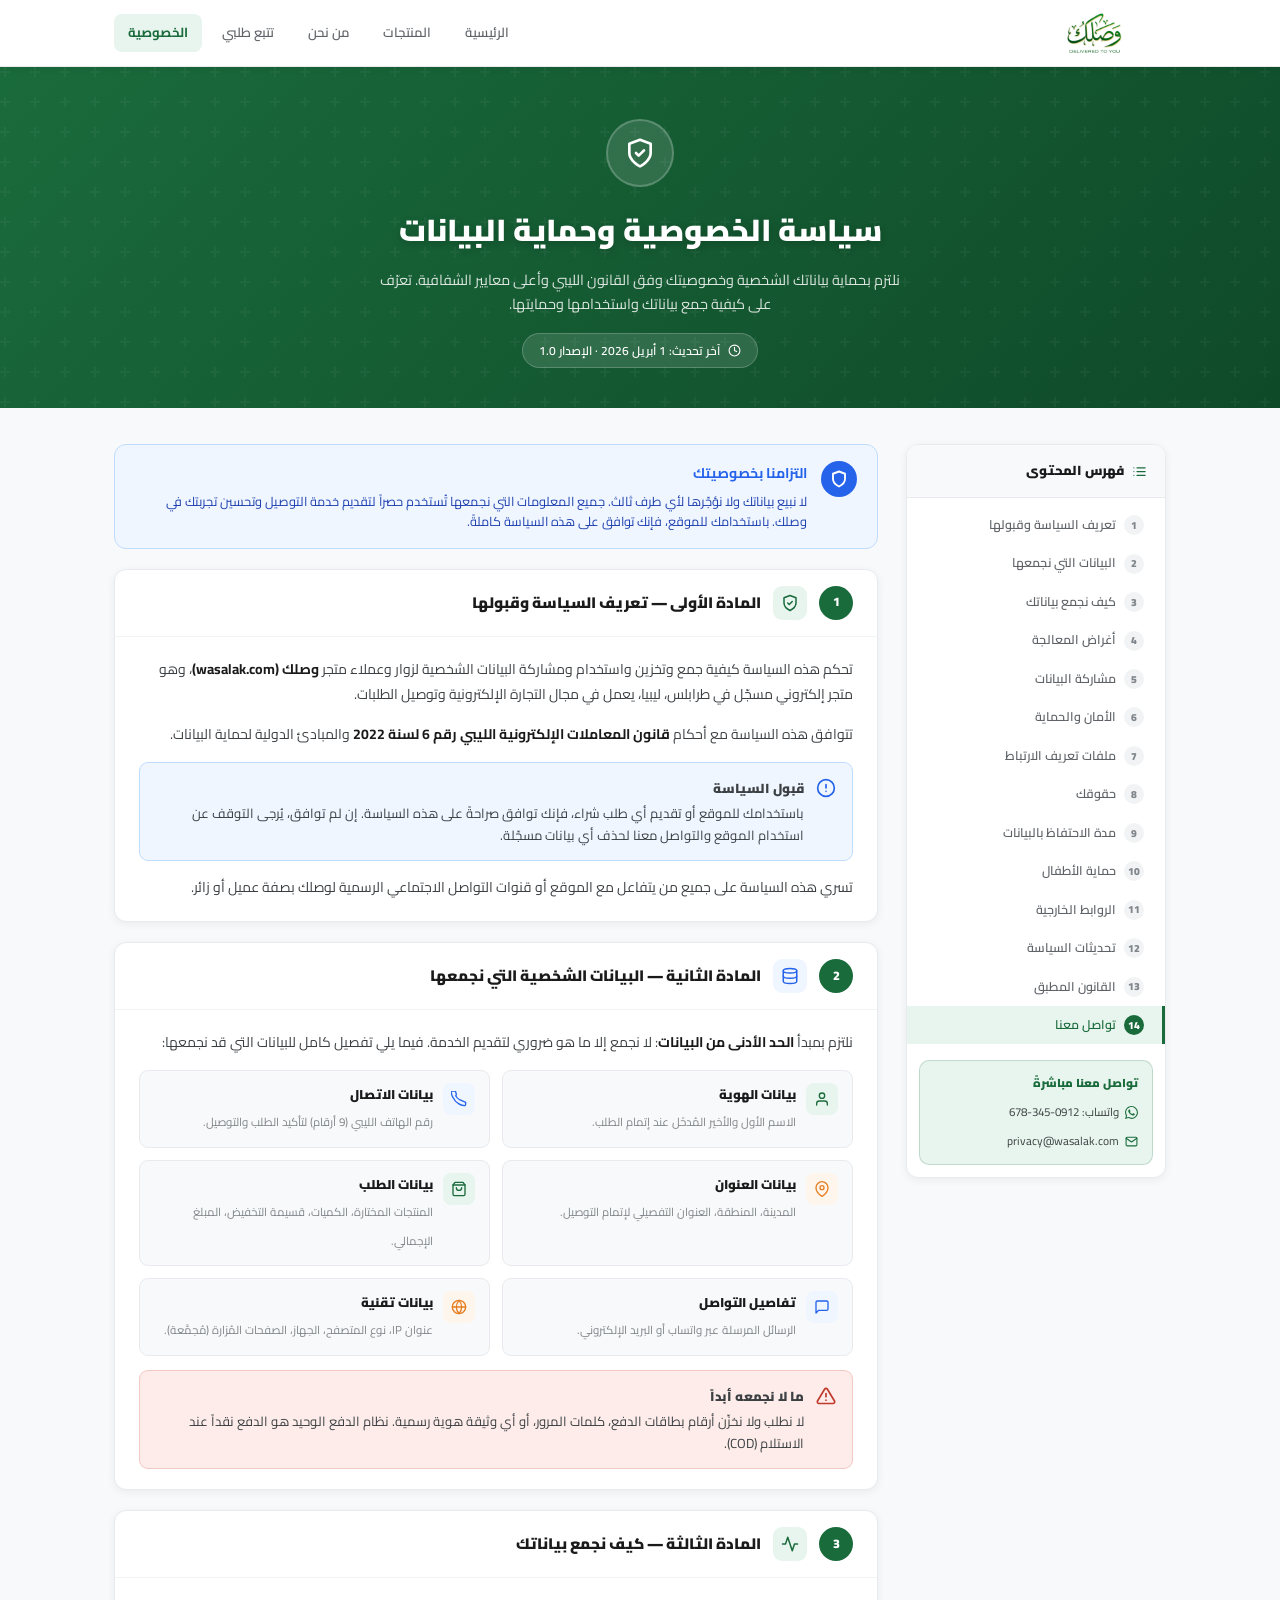
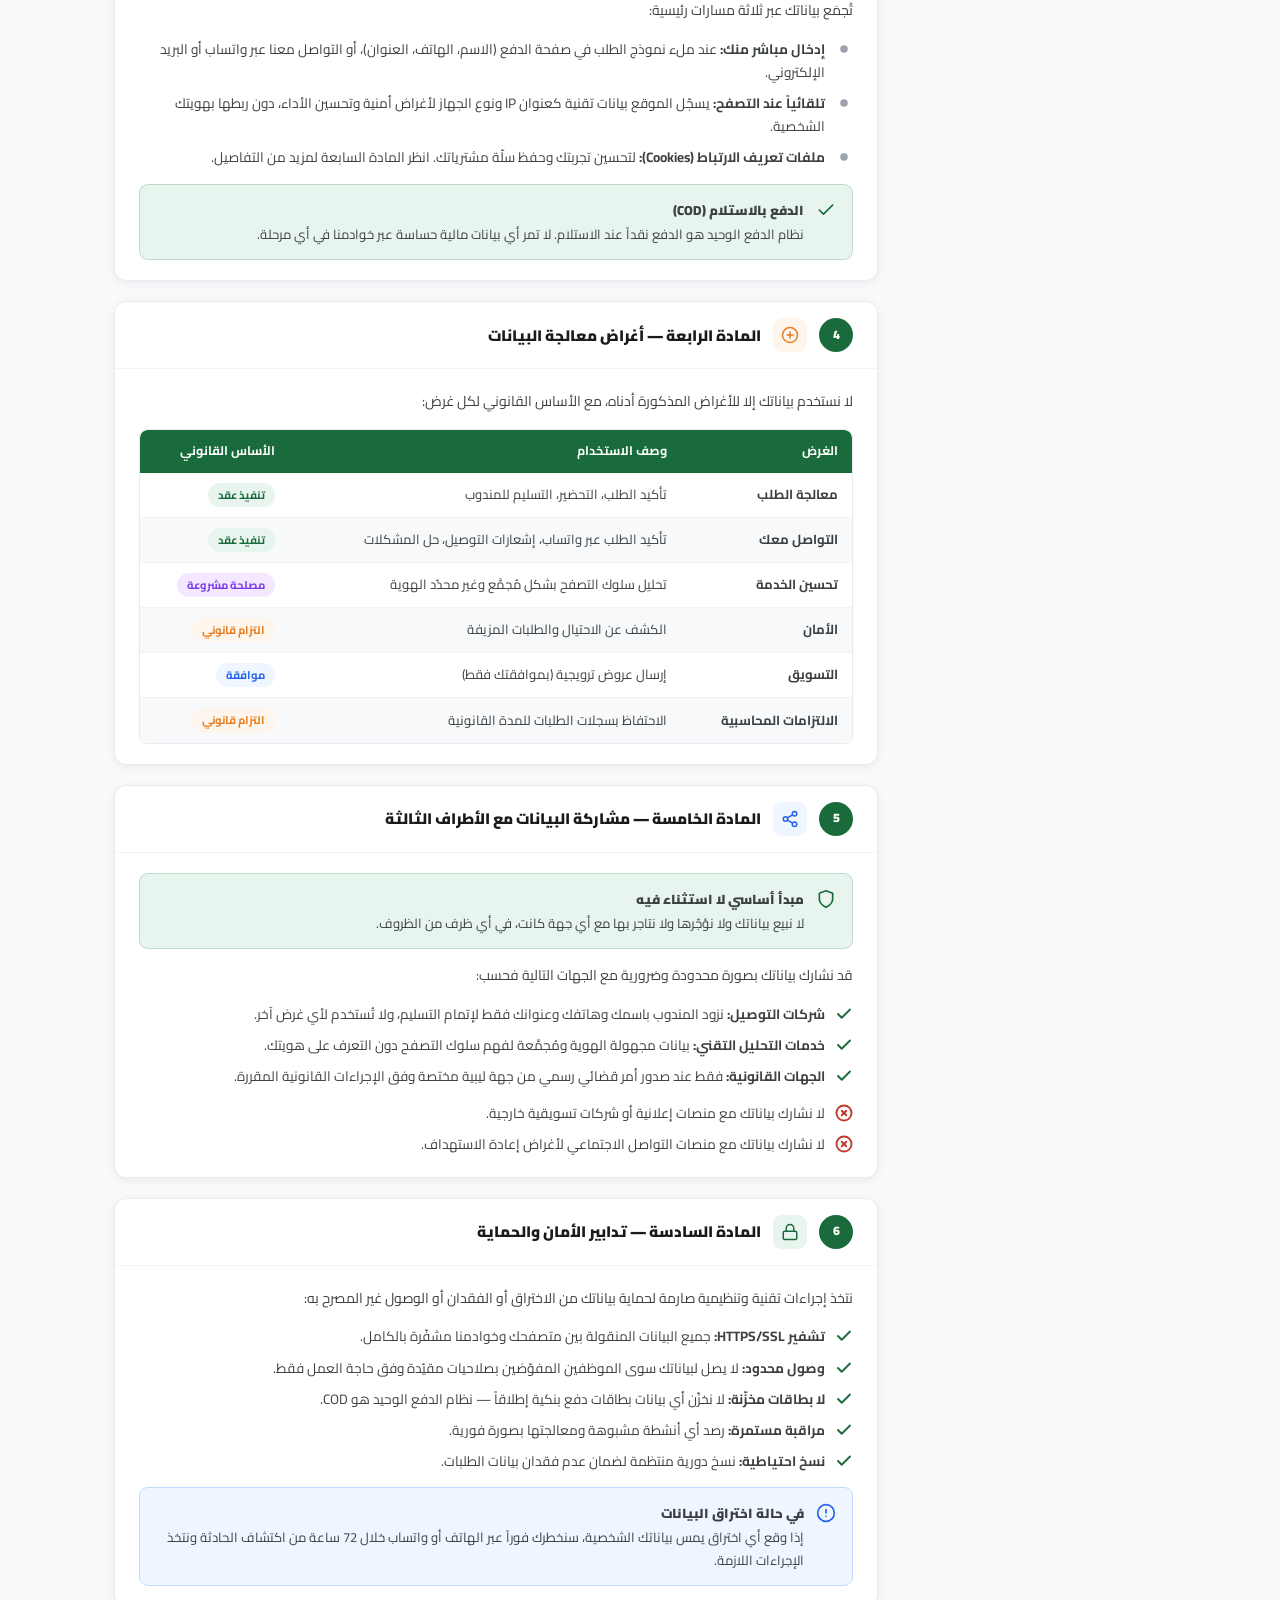
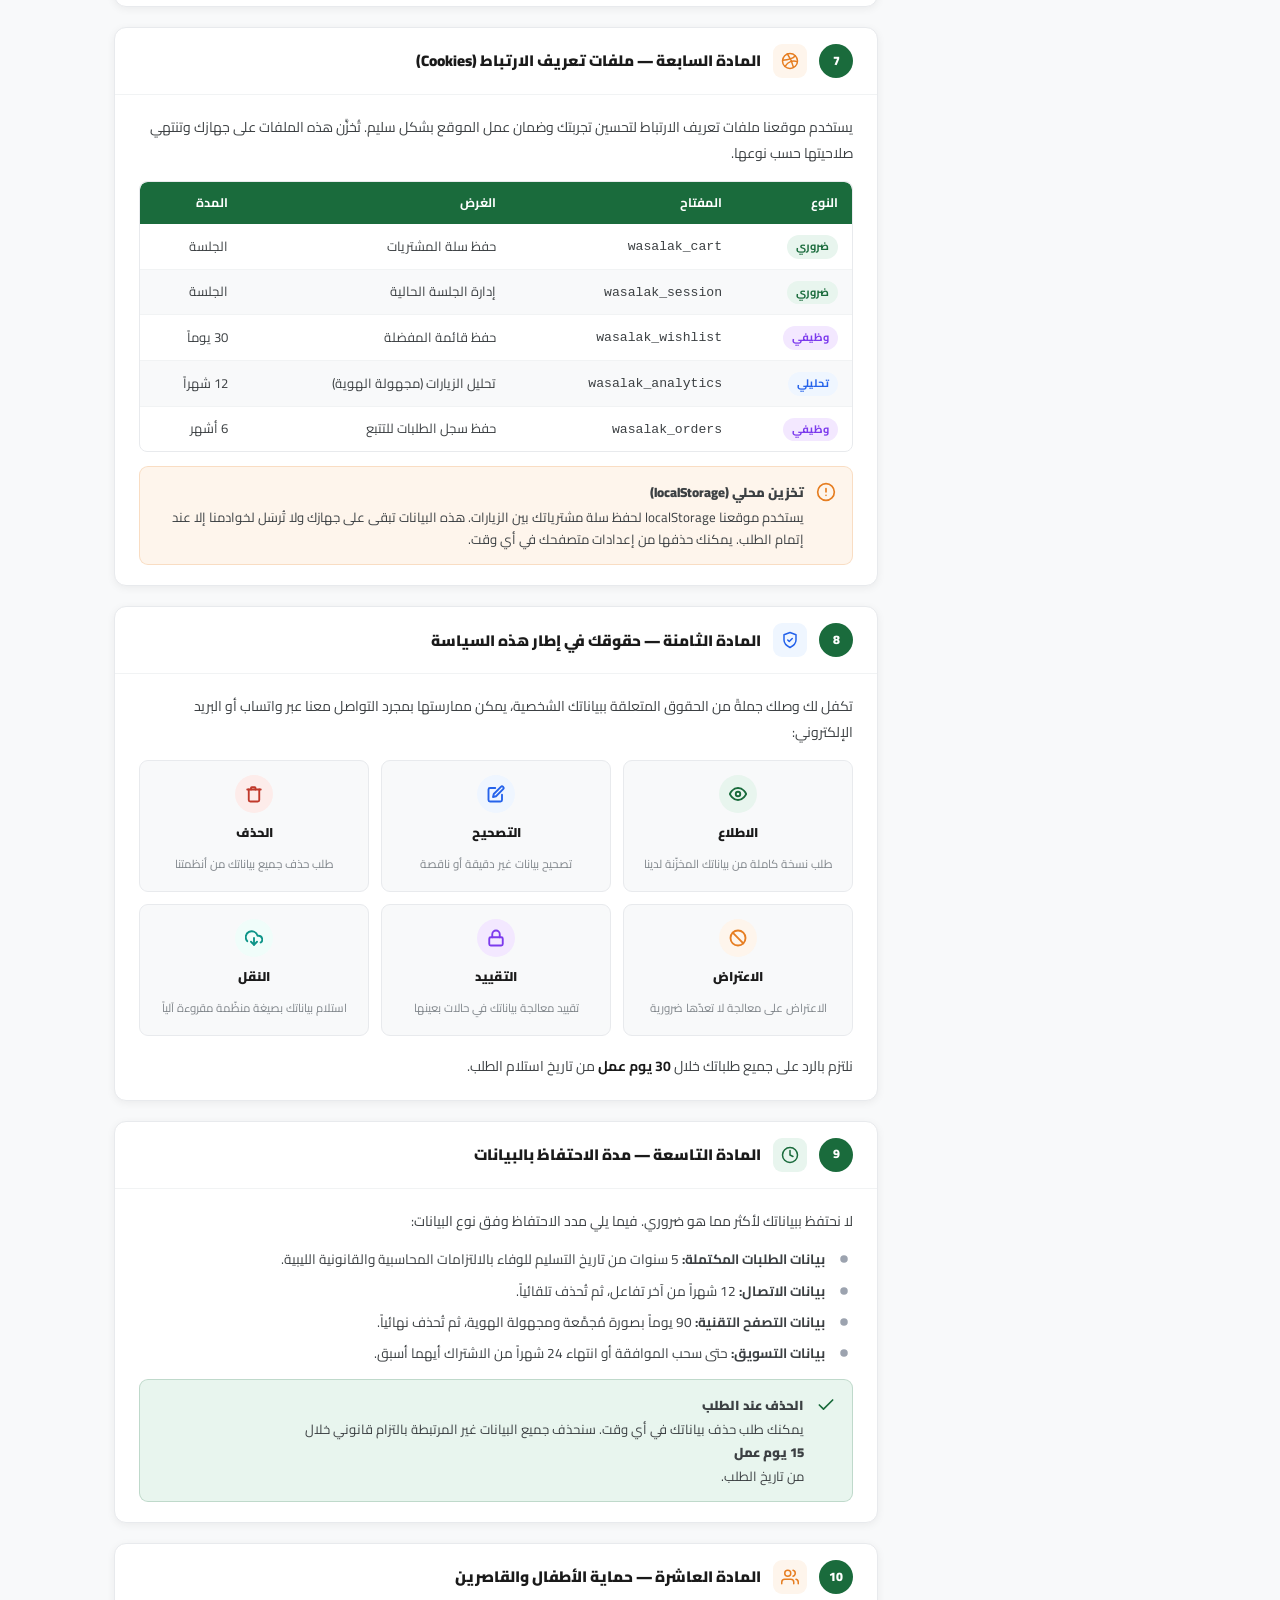
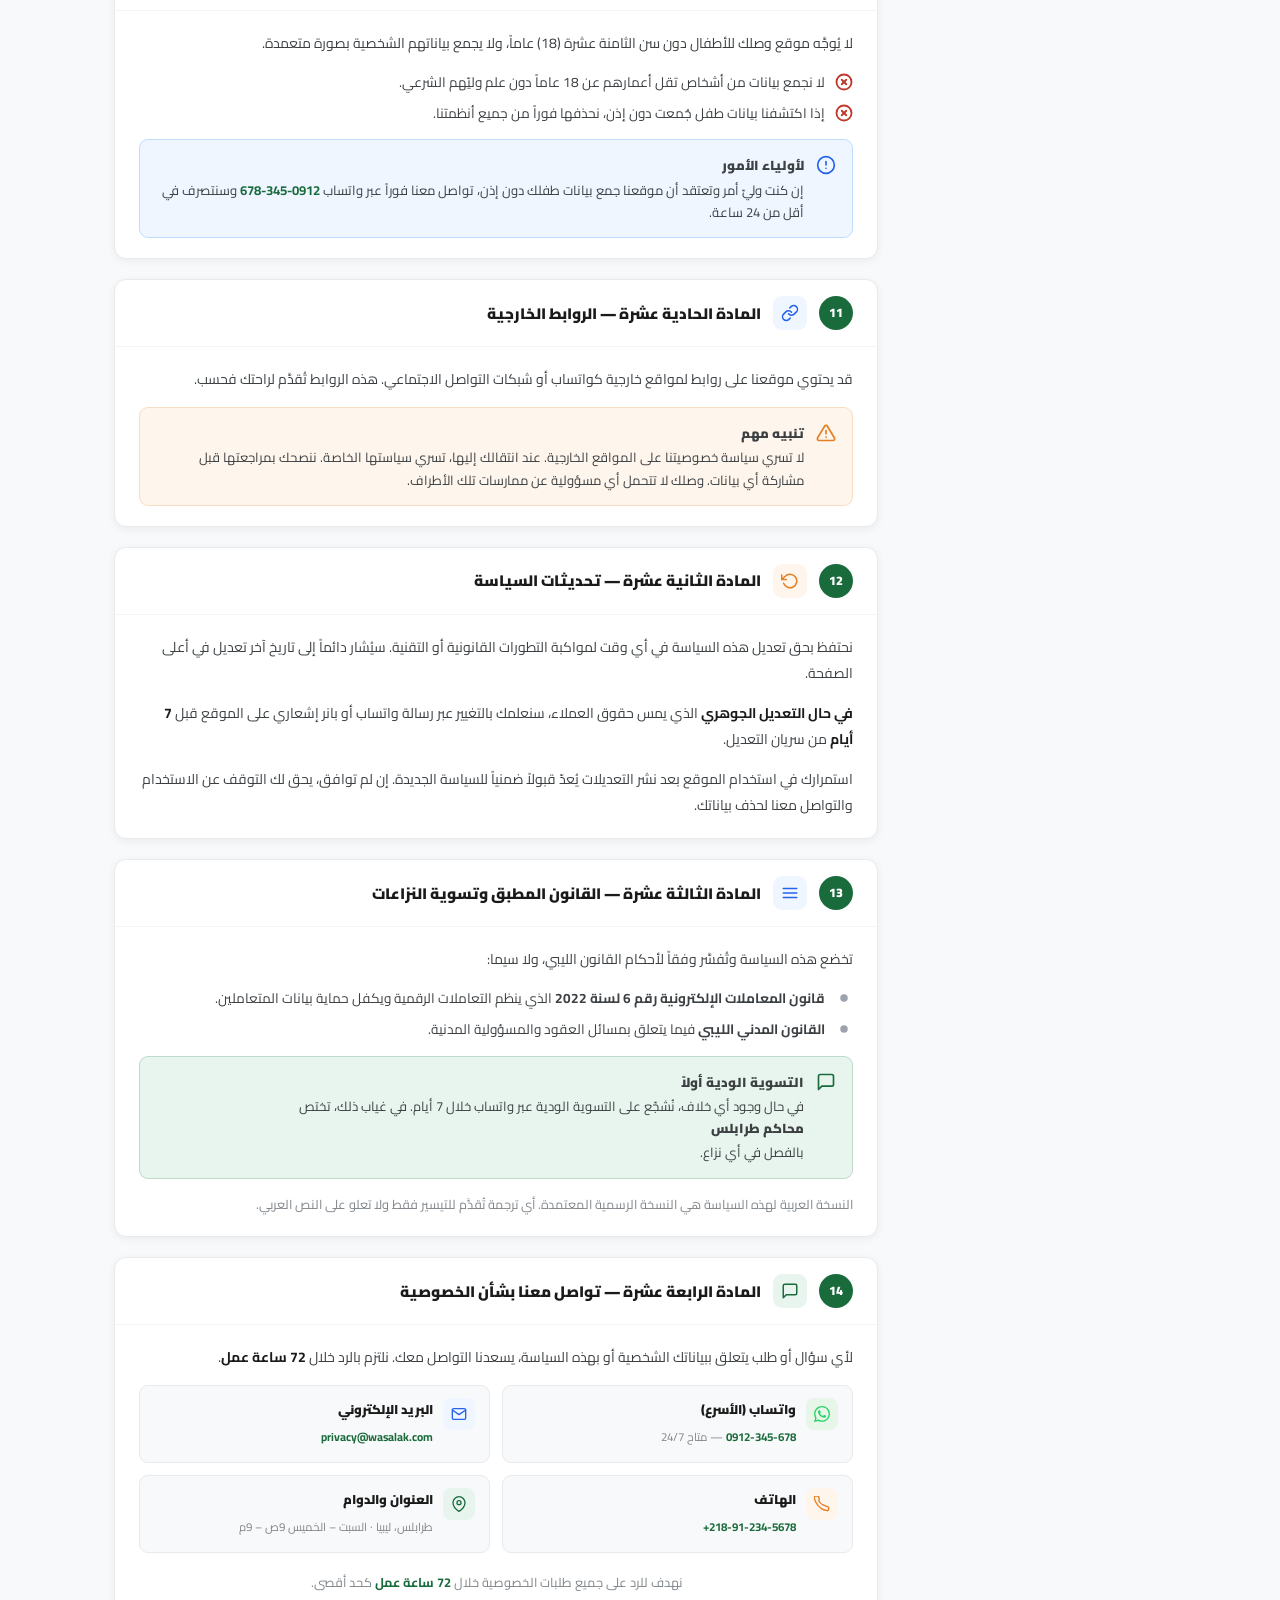
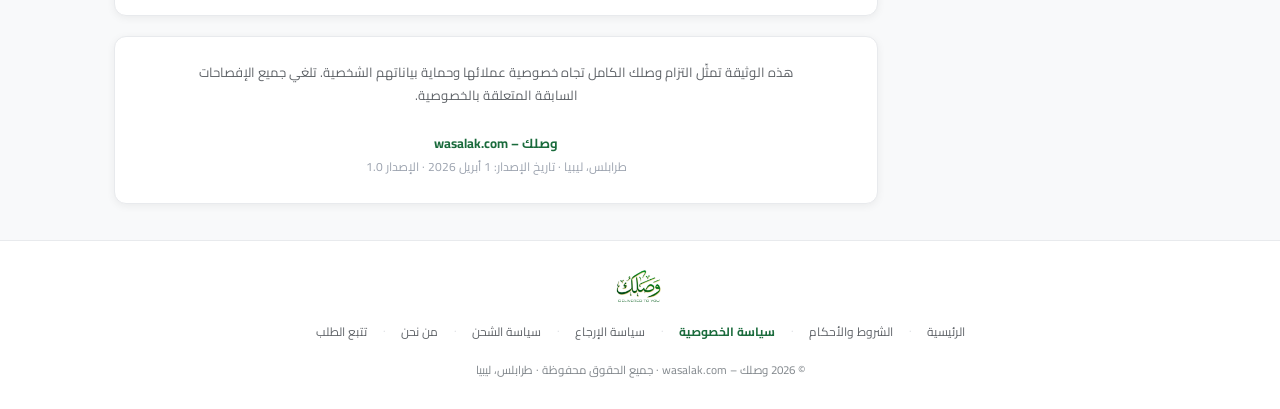
<file: privacy.html>
<!DOCTYPE html>
<html lang="ar" dir="rtl">
<head>
  <meta charset="UTF-8"/>
  <meta name="viewport" content="width=device-width, initial-scale=1.0"/>
  <meta name="description" content="سياسة الخصوصية لمتجر وصلك — كيف نجمع بياناتك ونحميها ونستخدمها وفق القانون الليبي"/>
  <meta name="robots" content="index, follow"/>
  <meta name="theme-color" content="#1a6b3c"/>
  <title>سياسة الخصوصية | وصلك – wasalak.com</title>
  <link rel="icon" href="assets/favicon.png" type="image/png"/>
  <link rel="preconnect" href="https://fonts.googleapis.com"/>
  <link rel="preconnect" href="https://fonts.gstatic.com" crossorigin/>
  <link href="https://fonts.googleapis.com/css2?family=Cairo:wght@400;600;700;900&family=Tajawal:wght@400;500;700&display=swap" rel="stylesheet"/>
  <link rel="stylesheet" href="css/style.css"/>

  <style>
    /* ============================================================
       PRIVACY PAGE — Référentiel terms.html appliqué à 100%
       ============================================================ */
    :root {
      --green:       #1a6b3c;
      --green-light: #e8f5ee;
      --green-dark:  #145530;
      --green-glow:  rgba(26,107,60,.12);
      --red:         #c0392b;
      --red-light:   #fdecea;
      --orange:      #e67e22;
      --orange-light:#fef5ec;
      --blue:        #2563eb;
      --blue-light:  #eff6ff;
      --gray-50:     #f8f9fa;
      --gray-100:    #f1f3f4;
      --gray-200:    #e8eaed;
      --gray-300:    #dadce0;
      --gray-500:    #80868b;
      --gray-600:    #5f6368;
      --gray-700:    #3c4043;
      --gray-900:    #1a1a1a;
      --white:       #ffffff;
      --radius:      12px;
      --shadow-sm:   0 2px 8px rgba(0,0,0,.06);
      --shadow-md:   0 4px 24px rgba(0,0,0,.09);
      --transition:  .22s cubic-bezier(.4,0,.2,1);
    }

    *, *::before, *::after { box-sizing: border-box; margin: 0; padding: 0; }
    html { scroll-behavior: smooth; }

    body {
      font-family: 'Cairo', 'Tajawal', sans-serif;
      background: var(--gray-50);
      color: var(--gray-900);
      direction: rtl;
      line-height: 1.8;
    }

    /* ══════════════════════════════════════
       HEADER — identique terms.html
       ══════════════════════════════════════ */
    .terms-header {
      background: var(--white);
      border-bottom: 1px solid var(--gray-200);
      position: sticky;
      top: 0;
      z-index: 100;
      box-shadow: var(--shadow-sm);
    }
    .terms-header-inner {
      max-width: 1100px;
      margin: 0 auto;
      padding: 0 24px;
      display: flex;
      align-items: center;
      justify-content: space-between;
      height: 66px;
      gap: 16px;
    }
    .header-logo {
      display: inline-flex;
      align-items: center;
      text-decoration: none;
      flex-shrink: 0;
    }
    .header-logo img {
      height: 42px;
      width: auto;
      object-fit: contain;
      transition: opacity var(--transition);
    }
    .header-logo:hover img { opacity: .85; }
    .logo-fallback {
      font-size: 1.3rem;
      font-weight: 900;
      color: var(--green);
      display: none;
    }
    .header-nav {
      display: flex;
      align-items: center;
      gap: 6px;
    }
    .header-nav a {
      padding: 7px 14px;
      border-radius: 8px;
      font-size: .82rem;
      font-weight: 600;
      color: var(--gray-600);
      text-decoration: none;
      transition: all var(--transition);
    }
    .header-nav a:hover  { background: var(--gray-100); color: var(--gray-900); }
    .header-nav a.active { background: var(--green-light); color: var(--green); font-weight: 700; }

    /* ══════════════════════════════════════
       HERO — identique terms.html
       ══════════════════════════════════════ */
    .terms-hero {
      background: linear-gradient(135deg, #1a6b3c 0%, #0f4a28 100%);
      color: var(--white);
      padding: 52px 24px 40px;
      text-align: center;
      position: relative;
      overflow: hidden;
    }
    .terms-hero::before {
      content: '';
      position: absolute;
      inset: 0;
      background: url("data:image/svg+xml,%3Csvg width='60' height='60' viewBox='0 0 60 60' xmlns='http://www.w3.org/2000/svg'%3E%3Cg fill='none' fill-rule='evenodd'%3E%3Cg fill='%23ffffff' fill-opacity='0.04'%3E%3Cpath d='M36 34v-4h-2v4h-4v2h4v4h2v-4h4v-2h-4zm0-30V0h-2v4h-4v2h4v4h2V6h4V4h-4zM6 34v-4H4v4H0v2h4v4h2v-4h4v-2H6zM6 4V0H4v4H0v2h4v4h2V6h4V4H6z'/%3E%3C/g%3E%3C/g%3E%3C/svg%3E");
    }
    .terms-hero-icon {
      width: 68px; height: 68px;
      background: rgba(255,255,255,.12);
      border-radius: 50%;
      display: flex; align-items: center; justify-content: center;
      margin: 0 auto 16px;
      border: 2px solid rgba(255,255,255,.2);
    }
    .terms-hero-icon svg { width: 32px; height: 32px; color: var(--white); }
    .terms-hero h1 {
      font-size: 1.9rem;
      font-weight: 900;
      margin-bottom: 10px;
      text-shadow: 0 2px 8px rgba(0,0,0,.2);
    }
    .terms-hero p {
      font-size: .9rem;
      opacity: .85;
      max-width: 540px;
      margin: 0 auto 16px;
      line-height: 1.7;
    }
    .terms-meta {
      display: inline-flex;
      align-items: center;
      gap: 8px;
      background: rgba(255,255,255,.12);
      border: 1px solid rgba(255,255,255,.2);
      padding: 6px 16px;
      border-radius: 99px;
      font-size: .75rem;
      font-weight: 600;
    }
    .terms-meta svg { width: 13px; height: 13px; }

    /* ══════════════════════════════════════
       LAYOUT — identique terms.html
       ══════════════════════════════════════ */
    .terms-layout {
      max-width: 1100px;
      margin: 36px auto;
      padding: 0 24px;
      display: grid;
      grid-template-columns: 260px 1fr;
      gap: 28px;
      align-items: start;
    }

    /* ══════════════════════════════════════
       SIDEBAR TOC — identique terms.html
       ══════════════════════════════════════ */
    .toc-sidebar {
      position: sticky;
      top: 86px;
      background: var(--white);
      border-radius: var(--radius);
      border: 1px solid var(--gray-200);
      box-shadow: var(--shadow-sm);
      overflow: hidden;
    }
    .toc-header {
      display: flex;
      align-items: center;
      gap: 8px;
      padding: 14px 18px;
      background: var(--gray-50);
      border-bottom: 1px solid var(--gray-200);
    }
    .toc-header svg { width: 15px; height: 15px; color: var(--green); }
    .toc-header span { font-size: .82rem; font-weight: 900; color: var(--gray-900); }
    .toc-list { list-style: none; padding: 8px 0; }
    .toc-list li a {
      display: flex;
      align-items: center;
      gap: 8px;
      padding: 8px 18px;
      font-size: .78rem;
      font-weight: 600;
      color: var(--gray-600);
      text-decoration: none;
      transition: all var(--transition);
      border-right: 3px solid transparent;
    }
    .toc-list li a:hover,
    .toc-list li a.toc-active {
      background: var(--green-light);
      color: var(--green);
      border-right-color: var(--green);
    }
    .toc-list li a .toc-num {
      width: 20px; height: 20px;
      background: var(--gray-100);
      border-radius: 50%;
      display: flex; align-items: center; justify-content: center;
      font-size: .65rem;
      font-weight: 900;
      color: var(--gray-500);
      flex-shrink: 0;
    }
    .toc-list li a:hover .toc-num,
    .toc-list li a.toc-active .toc-num { background: var(--green); color: var(--white); }

    .toc-contact {
      margin: 8px 12px 12px;
      background: var(--green-light);
      border: 1px solid rgba(26,107,60,.2);
      border-radius: 10px;
      padding: 12px 14px;
      display: flex;
      flex-direction: column;
      gap: 8px;
    }
    .toc-contact-title { font-size: .72rem; font-weight: 900; color: var(--green); }
    .toc-contact-item {
      display: flex;
      align-items: center;
      gap: 6px;
      font-size: .72rem;
      color: var(--gray-700);
      text-decoration: none;
    }
    .toc-contact-item svg { width: 13px; height: 13px; color: var(--green); flex-shrink: 0; }
    .toc-contact-item:hover { color: var(--green); }

    /* ══════════════════════════════════════
       CONTENT — identique terms.html
       ══════════════════════════════════════ */
    .terms-content {
      display: flex;
      flex-direction: column;
      gap: 20px;
    }

    /* Alert box */
    .terms-alert {
      display: flex;
      align-items: flex-start;
      gap: 14px;
      background: var(--blue-light);
      border: 1px solid #bfdbfe;
      border-radius: var(--radius);
      padding: 16px 20px;
    }
    .terms-alert-icon {
      width: 36px; height: 36px;
      background: var(--blue);
      border-radius: 50%;
      display: flex; align-items: center; justify-content: center;
      flex-shrink: 0;
    }
    .terms-alert-icon svg { width: 18px; height: 18px; color: var(--white); }
    .terms-alert-text { flex: 1; }
    .terms-alert-text strong { display: block; font-size: .88rem; color: var(--blue); margin-bottom: 4px; }
    .terms-alert-text p { font-size: .8rem; color: #1e40af; line-height: 1.6; margin: 0; }

    /* Article card */
    .article-card {
      background: var(--white);
      border-radius: var(--radius);
      border: 1px solid var(--gray-200);
      box-shadow: var(--shadow-sm);
      overflow: hidden;
      scroll-margin-top: 90px;
    }
    .article-header {
      display: flex;
      align-items: center;
      gap: 12px;
      padding: 16px 24px;
      border-bottom: 1px solid var(--gray-100);
    }
    .article-num {
      width: 34px; height: 34px;
      background: var(--green);
      border-radius: 50%;
      display: flex; align-items: center; justify-content: center;
      color: var(--white);
      font-size: .78rem;
      font-weight: 900;
      flex-shrink: 0;
    }
    .article-icon {
      width: 34px; height: 34px;
      border-radius: 9px;
      display: flex; align-items: center; justify-content: center;
      flex-shrink: 0;
    }
    .article-icon svg { width: 18px; height: 18px; }
    .article-icon.green  { background: var(--green-light);  color: var(--green); }
    .article-icon.orange { background: var(--orange-light); color: var(--orange); }
    .article-icon.red    { background: var(--red-light);    color: var(--red); }
    .article-icon.blue   { background: var(--blue-light);   color: var(--blue); }
    .article-title {
      font-size: .95rem;
      font-weight: 900;
      color: var(--gray-900);
      flex: 1;
    }
    .article-body {
      padding: 20px 24px;
      display: flex;
      flex-direction: column;
      gap: 14px;
    }
    .article-body p {
      font-size: .875rem;
      color: var(--gray-700);
      line-height: 1.85;
    }
    .article-body p strong { color: var(--gray-900); }
    .article-body p a { color: var(--green); font-weight: 700; text-decoration: none; }
    .article-body p a:hover { text-decoration: underline; }
    .article-body h4 {
      font-size: .85rem;
      font-weight: 900;
      color: var(--gray-900);
      padding-bottom: 6px;
      border-bottom: 2px solid var(--green-light);
      display: flex;
      align-items: center;
      gap: 8px;
    }
    .article-body h4 svg { width: 15px; height: 15px; color: var(--green); }

    /* Listes */
    .terms-list {
      list-style: none;
      display: flex;
      flex-direction: column;
      gap: 8px;
    }
    .terms-list li {
      display: flex;
      align-items: flex-start;
      gap: 10px;
      font-size: .85rem;
      color: var(--gray-700);
      line-height: 1.7;
    }
    .terms-list li .li-icon {
      width: 18px; height: 18px;
      flex-shrink: 0;
      margin-top: 2px;
    }
    .terms-list li .li-icon svg { width: 100%; height: 100%; }
    .terms-list.check  li .li-icon { color: var(--green); }
    .terms-list.cross  li .li-icon { color: var(--red); }
    .terms-list.bullet li .li-icon { color: var(--gray-400); }

    /* Info box */
    .info-box {
      display: flex;
      align-items: flex-start;
      gap: 12px;
      border-radius: 9px;
      padding: 14px 16px;
    }
    .info-box.green  { background: var(--green-light);  border: 1px solid rgba(26,107,60,.2); }
    .info-box.orange { background: var(--orange-light); border: 1px solid rgba(230,126,34,.2); }
    .info-box.red    { background: var(--red-light);    border: 1px solid rgba(192,57,43,.2); }
    .info-box.blue   { background: var(--blue-light);   border: 1px solid #bfdbfe; }
    .info-box-icon { width: 20px; height: 20px; flex-shrink: 0; margin-top: 1px; }
    .info-box-icon svg { width: 100%; height: 100%; }
    .info-box.green  .info-box-icon { color: var(--green); }
    .info-box.orange .info-box-icon { color: var(--orange); }
    .info-box.red    .info-box-icon { color: var(--red); }
    .info-box.blue   .info-box-icon { color: var(--blue); }
    .info-box-text { font-size: .82rem; color: var(--gray-700); line-height: 1.7; flex: 1; }
    .info-box-text strong { display: block; font-weight: 900; margin-bottom: 2px; }

    /* Grille de cartes */
    .cards-grid {
      display: grid;
      grid-template-columns: 1fr 1fr;
      gap: 12px;
    }
    .data-card {
      display: flex;
      align-items: flex-start;
      gap: 10px;
      background: var(--gray-50);
      border: 1px solid var(--gray-200);
      border-radius: 9px;
      padding: 12px 14px;
    }
    .data-card-icon {
      width: 32px; height: 32px;
      border-radius: 8px;
      background: var(--green-light);
      display: flex; align-items: center; justify-content: center;
      color: var(--green);
      flex-shrink: 0;
    }
    .data-card-icon svg { width: 16px; height: 16px; }
    .data-card-icon.blue   { background: var(--blue-light);   color: var(--blue); }
    .data-card-icon.orange { background: var(--orange-light); color: var(--orange); }
    .data-card-icon.red    { background: var(--red-light);    color: var(--red); }
    .data-card-text strong { display: block; font-size: .8rem; font-weight: 900; color: var(--gray-900); }
    .data-card-text span   { font-size: .72rem; color: var(--gray-500); line-height: 1.5; }

    /* Tableau */
    .priv-table {
      width: 100%;
      border-collapse: collapse;
      font-size: .82rem;
      border-radius: 8px;
      overflow: hidden;
    }
    .priv-table thead th {
      background: var(--green);
      color: var(--white);
      padding: 10px 14px;
      text-align: right;
      font-weight: 700;
      font-size: .78rem;
    }
    .priv-table tbody td {
      padding: 10px 14px;
      border-bottom: 1px solid var(--gray-100);
      color: var(--gray-700);
      vertical-align: middle;
    }
    .priv-table tbody tr:nth-child(even) td { background: var(--gray-50); }
    .priv-table tbody tr:last-child td { border-bottom: none; }

    /* Badges */
    .basis-badge {
      display: inline-flex;
      align-items: center;
      padding: 2px 10px;
      border-radius: 99px;
      font-size: .7rem;
      font-weight: 700;
    }
    .basis-contract { background: var(--green-light);  color: var(--green); }
    .basis-consent  { background: var(--blue-light);   color: var(--blue); }
    .basis-legal    { background: var(--orange-light); color: var(--orange); }
    .basis-interest { background: #f3e8ff;             color: #7c3aed; }

    .cookie-type {
      display: inline-flex;
      align-items: center;
      padding: 2px 9px;
      border-radius: 99px;
      font-size: .68rem;
      font-weight: 700;
    }
    .ct-essential  { background: var(--green-light);  color: var(--green); }
    .ct-functional { background: #f3e8ff;             color: #7c3aed; }
    .ct-analytics  { background: var(--blue-light);   color: var(--blue); }

    /* Grille droits */
    .rights-grid {
      display: grid;
      grid-template-columns: repeat(3, 1fr);
      gap: 12px;
    }
    .right-card {
      background: var(--gray-50);
      border: 1px solid var(--gray-200);
      border-radius: 9px;
      padding: 14px 12px;
      text-align: center;
      transition: all var(--transition);
    }
    .right-card:hover { border-color: var(--green); box-shadow: var(--shadow-sm); }
    .right-card-icon {
      width: 38px; height: 38px;
      border-radius: 50%;
      display: flex; align-items: center; justify-content: center;
      margin: 0 auto 8px;
    }
    .right-card-icon svg { width: 18px; height: 18px; }
    .right-card strong { display: block; font-size: .8rem; font-weight: 900; color: var(--gray-900); margin-bottom: 4px; }
    .right-card span   { font-size: .72rem; color: var(--gray-500); line-height: 1.5; }

    /* ══════════════════════════════════════
       FOOTER — identique terms.html
       ══════════════════════════════════════ */
    .terms-footer {
      background: var(--white);
      border-top: 1px solid var(--gray-200);
      padding: 28px 24px;
      margin-top: 20px;
    }
    .terms-footer-inner {
      max-width: 1100px;
      margin: 0 auto;
      display: flex;
      flex-direction: column;
      align-items: center;
      gap: 14px;
      text-align: center;
    }
    .footer-logo img { height: 34px; width: auto; object-fit: contain; }
    .footer-legal-links {
      display: flex;
      align-items: center;
      gap: 6px;
      flex-wrap: wrap;
      justify-content: center;
    }
    .footer-legal-links a {
      font-size: .75rem;
      color: var(--gray-600);
      text-decoration: none;
      padding: 4px 10px;
      border-radius: 6px;
      transition: all var(--transition);
    }
    .footer-legal-links a:hover   { background: var(--green-light); color: var(--green); }
    .footer-legal-links a.current { color: var(--green); font-weight: 700; }
    .footer-sep  { color: var(--gray-300); font-size: .7rem; }
    .footer-copy { font-size: .72rem; color: var(--gray-500); }

    /* ══════════════════════════════════════
       SCROLL-TO-TOP — identique terms.html
       ══════════════════════════════════════ */
    .scroll-top {
      position: fixed;
      bottom: 24px; left: 24px;
      width: 44px; height: 44px;
      background: var(--green);
      color: var(--white);
      border: none;
      border-radius: 50%;
      display: flex; align-items: center; justify-content: center;
      cursor: pointer;
      box-shadow: 0 4px 16px rgba(26,107,60,.35);
      transition: all var(--transition);
      opacity: 0;
      transform: translateY(12px);
      pointer-events: none;
      z-index: 200;
    }
    .scroll-top.visible { opacity: 1; transform: translateY(0); pointer-events: auto; }
    .scroll-top:hover   { background: var(--green-dark); transform: translateY(-2px); }
    .scroll-top svg     { width: 20px; height: 20px; }

    /* ══════════════════════════════════════
       RESPONSIVE — identique terms.html
       ══════════════════════════════════════ */
    @media (max-width: 900px) {
      .terms-layout  { grid-template-columns: 1fr; }
      .toc-sidebar   { position: static; }
      .cards-grid    { grid-template-columns: 1fr; }
      .rights-grid   { grid-template-columns: 1fr 1fr; }
    }
    @media (max-width: 600px) {
      .terms-hero h1 { font-size: 1.4rem; }
      .terms-layout  { padding: 0 14px; margin: 20px auto; }
      .article-body  { padding: 16px; }
      .article-header{ padding: 14px 16px; }
      .header-nav    { display: none; }
      .rights-grid   { grid-template-columns: 1fr; }
      .priv-table    { font-size: .72rem; }
      .priv-table thead th,
      .priv-table tbody td { padding: 8px; }
    }
  </style>
</head>
<body>

<!-- ═══════════════════════════════════════════
     HEADER — identique terms.html
═══════════════════════════════════════════ -->
<header class="terms-header">
  <div class="terms-header-inner">
    <a href="index.html" class="header-logo" aria-label="وصلك – الرئيسية">
      <img src="assets/logo.png" alt="وصلك | wasalak.com" height="42"
           onerror="this.style.display='none';document.getElementById('logoFallback').style.display='block'"/>
      <span class="logo-fallback" id="logoFallback">وصلك</span>
    </a>
    <nav class="header-nav" aria-label="التنقل الرئيسي">
      <a href="index.html">الرئيسية</a>
      <a href="catalog.html">المنتجات</a>
      <a href="about.html">من نحن</a>
      <a href="track.html">تتبع طلبي</a>
      <a href="privacy.html" class="active" aria-current="page">الخصوصية</a>
    </nav>
  </div>
</header>

<!-- ═══════════════════════════════════════════
     HERO — identique terms.html, SVG adapté
═══════════════════════════════════════════ -->
<div class="terms-hero" role="banner">
  <div class="terms-hero-icon" aria-hidden="true">
    <svg viewBox="0 0 24 24" fill="none" stroke="currentColor" stroke-width="2"
         stroke-linecap="round" stroke-linejoin="round">
      <path d="M12 22s8-4 8-10V5l-8-3-8 3v7c0 6 8 10 8 10z"/>
      <polyline points="9 12 11 14 15 10"/>
    </svg>
  </div>
  <h1>سياسة الخصوصية وحماية البيانات</h1>
  <p>نلتزم بحماية بياناتك الشخصية وخصوصيتك وفق القانون الليبي وأعلى معايير الشفافية. تعرّف على كيفية جمع بياناتك واستخدامها وحمايتها.</p>
  <div class="terms-meta" aria-label="تاريخ آخر تحديث">
    <svg viewBox="0 0 24 24" fill="none" stroke="currentColor" stroke-width="2"
         stroke-linecap="round" stroke-linejoin="round">
      <circle cx="12" cy="12" r="10"/><polyline points="12 6 12 12 16 14"/>
    </svg>
    آخر تحديث: 1 أبريل 2026 · الإصدار 1.0
  </div>
</div>

<!-- ═══════════════════════════════════════════
     MAIN LAYOUT — identique terms.html
═══════════════════════════════════════════ -->
<div class="terms-layout">

  <!-- ══ SIDEBAR TOC ══ -->
  <aside class="toc-sidebar" aria-label="فهرس المحتوى">
    <div class="toc-header">
      <svg viewBox="0 0 24 24" fill="none" stroke="currentColor" stroke-width="2"
           stroke-linecap="round" stroke-linejoin="round">
        <line x1="8" y1="6" x2="21" y2="6"/><line x1="8" y1="12" x2="21" y2="12"/>
        <line x1="8" y1="18" x2="21" y2="18"/><line x1="3" y1="6" x2="3.01" y2="6"/>
        <line x1="3" y1="12" x2="3.01" y2="12"/><line x1="3" y1="18" x2="3.01" y2="18"/>
      </svg>
      <span>فهرس المحتوى</span>
    </div>
    <ul class="toc-list" role="navigation" aria-label="انتقال سريع للمواد">
      <li><a href="#art1"><span class="toc-num">1</span>تعريف السياسة وقبولها</a></li>
      <li><a href="#art2"><span class="toc-num">2</span>البيانات التي نجمعها</a></li>
      <li><a href="#art3"><span class="toc-num">3</span>كيف نجمع بياناتك</a></li>
      <li><a href="#art4"><span class="toc-num">4</span>أغراض المعالجة</a></li>
      <li><a href="#art5"><span class="toc-num">5</span>مشاركة البيانات</a></li>
      <li><a href="#art6"><span class="toc-num">6</span>الأمان والحماية</a></li>
      <li><a href="#art7"><span class="toc-num">7</span>ملفات تعريف الارتباط</a></li>
      <li><a href="#art8"><span class="toc-num">8</span>حقوقك</a></li>
      <li><a href="#art9"><span class="toc-num">9</span>مدة الاحتفاظ بالبيانات</a></li>
      <li><a href="#art10"><span class="toc-num">10</span>حماية الأطفال</a></li>
      <li><a href="#art11"><span class="toc-num">11</span>الروابط الخارجية</a></li>
      <li><a href="#art12"><span class="toc-num">12</span>تحديثات السياسة</a></li>
      <li><a href="#art13"><span class="toc-num">13</span>القانون المطبق</a></li>
      <li><a href="#art14"><span class="toc-num">14</span>تواصل معنا</a></li>
    </ul>
    <div class="toc-contact" role="complementary" aria-label="وسائل التواصل السريع">
      <div class="toc-contact-title">تواصل معنا مباشرةً</div>
      <a href="https://wa.me/218912345678" class="toc-contact-item"
         target="_blank" rel="noopener" aria-label="واتساب">
        <svg viewBox="0 0 24 24" fill="currentColor">
          <path d="M17.472 14.382c-.297-.149-1.758-.867-2.03-.967-.273-.099-.471-.148-.67.15-.197.297-.767.966-.94 1.164-.173.199-.347.223-.644.075-.297-.15-1.255-.463-2.39-1.475-.883-.788-1.48-1.761-1.653-2.059-.173-.297-.018-.458.13-.606.134-.133.298-.347.446-.52.149-.174.198-.298.298-.497.099-.198.05-.371-.025-.52-.075-.149-.669-1.612-.916-2.207-.242-.579-.487-.5-.669-.51-.173-.008-.371-.01-.57-.01-.198 0-.52.074-.792.372-.272.297-1.04 1.016-1.04 2.479 0 1.462 1.065 2.875 1.213 3.074.149.198 2.096 3.2 5.077 4.487.709.306 1.262.489 1.694.625.712.227 1.36.195 1.871.118.571-.085 1.758-.719 2.006-1.413.248-.694.248-1.289.173-1.413-.074-.124-.272-.198-.57-.347m-5.421 7.403h-.004a9.87 9.87 0 01-5.031-1.378l-.361-.214-3.741.982.998-3.648-.235-.374a9.86 9.86 0 01-1.51-5.26c.001-5.45 4.436-9.884 9.888-9.884 2.64 0 5.122 1.03 6.988 2.898a9.825 9.825 0 012.893 6.994c-.003 5.45-4.437 9.884-9.885 9.884m8.413-18.297A11.815 11.815 0 0012.05 0C5.495 0 .16 5.335.157 11.892c0 2.096.547 4.142 1.588 5.945L.057 24l6.305-1.654a11.882 11.882 0 005.683 1.448h.005c6.554 0 11.89-5.335 11.893-11.893a11.821 11.821 0 00-3.48-8.413z"/>
        </svg>
        واتساب: 0912-345-678
      </a>
      <a href="mailto:privacy@wasalak.com" class="toc-contact-item" aria-label="البريد الإلكتروني">
        <svg viewBox="0 0 24 24" fill="none" stroke="currentColor" stroke-width="2"
             stroke-linecap="round" stroke-linejoin="round">
          <path d="M4 4h16c1.1 0 2 .9 2 2v12c0 1.1-.9 2-2 2H4c-1.1 0-2-.9-2-2V6c0-1.1.9-2 2-2z"/>
          <polyline points="22,6 12,13 2,6"/>
        </svg>
        privacy@wasalak.com
      </a>
    </div>
  </aside>

  <!-- ══ CONTENT ══ -->
  <main class="terms-content" id="privacyContent">

    <!-- Alert intro -->
    <div class="terms-alert" role="note">
      <div class="terms-alert-icon" aria-hidden="true">
        <svg viewBox="0 0 24 24" fill="none" stroke="currentColor" stroke-width="2.5"
             stroke-linecap="round" stroke-linejoin="round">
          <path d="M12 22s8-4 8-10V5l-8-3-8 3v7c0 6 8 10 8 10z"/>
        </svg>
      </div>
      <div class="terms-alert-text">
        <strong>التزامنا بخصوصيتك</strong>
        <p>لا نبيع بياناتك ولا نؤجّرها لأي طرف ثالث. جميع المعلومات التي نجمعها تُستخدم حصراً لتقديم خدمة التوصيل وتحسين تجربتك في وصلك. باستخدامك للموقع، فإنك توافق على هذه السياسة كاملةً.</p>
      </div>
    </div>

    <!-- ══════════ ART. 1 ══════════ -->
    <article class="article-card" id="art1">
      <div class="article-header">
        <div class="article-num" aria-hidden="true">1</div>
        <div class="article-icon green" aria-hidden="true">
          <svg viewBox="0 0 24 24" fill="none" stroke="currentColor" stroke-width="2"
               stroke-linecap="round" stroke-linejoin="round">
            <path d="M12 22s8-4 8-10V5l-8-3-8 3v7c0 6 8 10 8 10z"/>
            <polyline points="9 12 11 14 15 10"/>
          </svg>
        </div>
        <h2 class="article-title">المادة الأولى — تعريف السياسة وقبولها</h2>
      </div>
      <div class="article-body">
        <p>تحكم هذه السياسة كيفية جمع وتخزين واستخدام ومشاركة البيانات الشخصية لزوار وعملاء متجر <strong>وصلك (wasalak.com)</strong>، وهو متجر إلكتروني مسجّل في طرابلس، ليبيا، يعمل في مجال التجارة الإلكترونية وتوصيل الطلبات.</p>
        <p>تتوافق هذه السياسة مع أحكام <strong>قانون المعاملات الإلكترونية الليبي رقم 6 لسنة 2022</strong> والمبادئ الدولية لحماية البيانات.</p>
        <div class="info-box blue">
          <span class="info-box-icon" aria-hidden="true">
            <svg viewBox="0 0 24 24" fill="none" stroke="currentColor" stroke-width="2"
                 stroke-linecap="round" stroke-linejoin="round">
              <circle cx="12" cy="12" r="10"/>
              <line x1="12" y1="8" x2="12" y2="12"/>
              <line x1="12" y1="16" x2="12.01" y2="16"/>
            </svg>
          </span>
          <div class="info-box-text">
            <strong>قبول السياسة</strong>
            باستخدامك للموقع أو تقديم أي طلب شراء، فإنك توافق صراحةً على هذه السياسة. إن لم توافق، يُرجى التوقف عن استخدام الموقع والتواصل معنا لحذف أي بيانات مسجّلة.
          </div>
        </div>
        <p>تسري هذه السياسة على جميع من يتفاعل مع الموقع أو قنوات التواصل الاجتماعي الرسمية لوصلك بصفة عميل أو زائر.</p>
      </div>
    </article>

    <!-- ══════════ ART. 2 ══════════ -->
    <article class="article-card" id="art2">
      <div class="article-header">
        <div class="article-num" aria-hidden="true">2</div>
        <div class="article-icon blue" aria-hidden="true">
          <svg viewBox="0 0 24 24" fill="none" stroke="currentColor" stroke-width="2"
               stroke-linecap="round" stroke-linejoin="round">
            <ellipse cx="12" cy="5" rx="9" ry="3"/>
            <path d="M3 5v14c0 1.66 4.03 3 9 3s9-1.34 9-3V5"/>
            <path d="M3 12c0 1.66 4.03 3 9 3s9-1.34 9-3"/>
          </svg>
        </div>
        <h2 class="article-title">المادة الثانية — البيانات الشخصية التي نجمعها</h2>
      </div>
      <div class="article-body">
        <p>نلتزم بمبدأ <strong>الحد الأدنى من البيانات</strong>: لا نجمع إلا ما هو ضروري لتقديم الخدمة. فيما يلي تفصيل كامل للبيانات التي قد نجمعها:</p>

        <div class="cards-grid">
          <div class="data-card">
            <div class="data-card-icon">
              <svg viewBox="0 0 24 24" fill="none" stroke="currentColor" stroke-width="2"
                   stroke-linecap="round" stroke-linejoin="round">
                <path d="M20 21v-2a4 4 0 00-4-4H8a4 4 0 00-4 4v2"/><circle cx="12" cy="7" r="4"/>
              </svg>
            </div>
            <div class="data-card-text">
              <strong>بيانات الهوية</strong>
              <span>الاسم الأول والأخير المُدخَل عند إتمام الطلب.</span>
            </div>
          </div>
          <div class="data-card">
            <div class="data-card-icon blue">
              <svg viewBox="0 0 24 24" fill="none" stroke="currentColor" stroke-width="2"
                   stroke-linecap="round" stroke-linejoin="round">
                <path d="M22 16.92v3a2 2 0 01-2.18 2 19.79 19.79 0 01-8.63-3.07A19.5 19.5 0 013.07 9.81 19.79 19.79 0 01.22 1.18 2 2 0 012.18 0h3a2 2 0 012 1.72 12.84 12.84 0 00.7 2.81 2 2 0 01-.45 2.11L6.91 7.09a16 16 0 006 6z"/>
              </svg>
            </div>
            <div class="data-card-text">
              <strong>بيانات الاتصال</strong>
              <span>رقم الهاتف الليبي (9 أرقام) لتأكيد الطلب والتوصيل.</span>
            </div>
          </div>
          <div class="data-card">
            <div class="data-card-icon orange">
              <svg viewBox="0 0 24 24" fill="none" stroke="currentColor" stroke-width="2"
                   stroke-linecap="round" stroke-linejoin="round">
                <path d="M21 10c0 7-9 13-9 13S3 17 3 10a9 9 0 0118 0z"/>
                <circle cx="12" cy="10" r="3"/>
              </svg>
            </div>
            <div class="data-card-text">
              <strong>بيانات العنوان</strong>
              <span>المدينة، المنطقة، العنوان التفصيلي لإتمام التوصيل.</span>
            </div>
          </div>
          <div class="data-card">
            <div class="data-card-icon">
              <svg viewBox="0 0 24 24" fill="none" stroke="currentColor" stroke-width="2"
                   stroke-linecap="round" stroke-linejoin="round">
                <path d="M6 2L3 6v14a2 2 0 002 2h14a2 2 0 002-2V6l-3-4z"/>
                <line x1="3" y1="6" x2="21" y2="6"/>
                <path d="M16 10a4 4 0 01-8 0"/>
              </svg>
            </div>
            <div class="data-card-text">
              <strong>بيانات الطلب</strong>
              <span>المنتجات المختارة، الكميات، قسيمة التخفيض، المبلغ الإجمالي.</span>
            </div>
          </div>
          <div class="data-card">
            <div class="data-card-icon blue">
              <svg viewBox="0 0 24 24" fill="none" stroke="currentColor" stroke-width="2"
                   stroke-linecap="round" stroke-linejoin="round">
                <path d="M21 15a2 2 0 01-2 2H7l-4 4V5a2 2 0 012-2h14a2 2 0 012 2z"/>
              </svg>
            </div>
            <div class="data-card-text">
              <strong>تفاصيل التواصل</strong>
              <span>الرسائل المرسلة عبر واتساب أو البريد الإلكتروني.</span>
            </div>
          </div>
          <div class="data-card">
            <div class="data-card-icon orange">
              <svg viewBox="0 0 24 24" fill="none" stroke="currentColor" stroke-width="2"
                   stroke-linecap="round" stroke-linejoin="round">
                <circle cx="12" cy="12" r="10"/>
                <line x1="2" y1="12" x2="22" y2="12"/>
                <path d="M12 2a15.3 15.3 0 014 10 15.3 15.3 0 01-4 10 15.3 15.3 0 01-4-10 15.3 15.3 0 014-10z"/>
              </svg>
            </div>
            <div class="data-card-text">
              <strong>بيانات تقنية</strong>
              <span>عنوان IP، نوع المتصفح، الجهاز، الصفحات المُزارة (مُجمَّعة).</span>
            </div>
          </div>
        </div>

        <div class="info-box red">
          <span class="info-box-icon" aria-hidden="true">
            <svg viewBox="0 0 24 24" fill="none" stroke="currentColor" stroke-width="2"
                 stroke-linecap="round" stroke-linejoin="round">
              <path d="M10.29 3.86L1.82 18a2 2 0 001.71 3h16.94a2 2 0 001.71-3L13.71 3.86a2 2 0 00-3.42 0z"/>
              <line x1="12" y1="9" x2="12" y2="13"/><line x1="12" y1="17" x2="12.01" y2="17"/>
            </svg>
          </span>
          <div class="info-box-text">
            <strong>ما لا نجمعه أبداً</strong>
            لا نطلب ولا نخزّن أرقام بطاقات الدفع، كلمات المرور، أو أي وثيقة هوية رسمية. نظام الدفع الوحيد هو الدفع نقداً عند الاستلام (COD).
          </div>
        </div>
      </div>
    </article>

    <!-- ══════════ ART. 3 ══════════ -->
    <article class="article-card" id="art3">
      <div class="article-header">
        <div class="article-num" aria-hidden="true">3</div>
        <div class="article-icon green" aria-hidden="true">
          <svg viewBox="0 0 24 24" fill="none" stroke="currentColor" stroke-width="2"
               stroke-linecap="round" stroke-linejoin="round">
            <polyline points="22 12 18 12 15 21 9 3 6 12 2 12"/>
          </svg>
        </div>
        <h2 class="article-title">المادة الثالثة — كيف نجمع بياناتك</h2>
      </div>
      <div class="article-body">
        <p>تُجمَع بياناتك عبر ثلاثة مسارات رئيسية:</p>
        <ul class="terms-list bullet">
          <li>
            <span class="li-icon" aria-hidden="true"><svg viewBox="0 0 24 24" fill="currentColor"><circle cx="12" cy="12" r="5"/></svg></span>
            <span><strong>إدخال مباشر منك:</strong> عند ملء نموذج الطلب في صفحة الدفع (الاسم، الهاتف، العنوان)، أو التواصل معنا عبر واتساب أو البريد الإلكتروني.</span>
          </li>
          <li>
            <span class="li-icon" aria-hidden="true"><svg viewBox="0 0 24 24" fill="currentColor"><circle cx="12" cy="12" r="5"/></svg></span>
            <span><strong>تلقائياً عند التصفح:</strong> يسجّل الموقع بيانات تقنية كعنوان IP ونوع الجهاز لأغراض أمنية وتحسين الأداء، دون ربطها بهويتك الشخصية.</span>
          </li>
          <li>
            <span class="li-icon" aria-hidden="true"><svg viewBox="0 0 24 24" fill="currentColor"><circle cx="12" cy="12" r="5"/></svg></span>
            <span><strong>ملفات تعريف الارتباط (Cookies):</strong> لتحسين تجربتك وحفظ سلّة مشترياتك. انظر المادة السابعة لمزيد من التفاصيل.</span>
          </li>
        </ul>
        <div class="info-box green">
          <span class="info-box-icon" aria-hidden="true">
            <svg viewBox="0 0 24 24" fill="none" stroke="currentColor" stroke-width="2"
                 stroke-linecap="round" stroke-linejoin="round">
              <polyline points="20 6 9 17 4 12"/>
            </svg>
          </span>
          <div class="info-box-text">
            <strong>الدفع بالاستلام (COD)</strong>
            نظام الدفع الوحيد هو الدفع نقداً عند الاستلام. لا تمر أي بيانات مالية حساسة عبر خوادمنا في أي مرحلة.
          </div>
        </div>
      </div>
    </article>

    <!-- ══════════ ART. 4 ══════════ -->
    <article class="article-card" id="art4">
      <div class="article-header">
        <div class="article-num" aria-hidden="true">4</div>
        <div class="article-icon orange" aria-hidden="true">
          <svg viewBox="0 0 24 24" fill="none" stroke="currentColor" stroke-width="2"
               stroke-linecap="round" stroke-linejoin="round">
            <circle cx="12" cy="12" r="10"/>
            <line x1="12" y1="8" x2="12" y2="16"/>
            <line x1="8" y1="12" x2="16" y2="12"/>
          </svg>
        </div>
        <h2 class="article-title">المادة الرابعة — أغراض معالجة البيانات</h2>
      </div>
      <div class="article-body">
        <p>لا نستخدم بياناتك إلا للأغراض المذكورة أدناه، مع الأساس القانوني لكل غرض:</p>
        <div style="overflow-x:auto; border-radius:8px; border:1px solid var(--gray-200)">
          <table class="priv-table" aria-label="أغراض معالجة البيانات">
            <thead>
              <tr>
                <th scope="col">الغرض</th>
                <th scope="col">وصف الاستخدام</th>
                <th scope="col">الأساس القانوني</th>
              </tr>
            </thead>
            <tbody>
              <tr>
                <td><strong>معالجة الطلب</strong></td>
                <td>تأكيد الطلب، التحضير، التسليم للمندوب</td>
                <td><span class="basis-badge basis-contract">تنفيذ عقد</span></td>
              </tr>
              <tr>
                <td><strong>التواصل معك</strong></td>
                <td>تأكيد الطلب عبر واتساب، إشعارات التوصيل، حل المشكلات</td>
                <td><span class="basis-badge basis-contract">تنفيذ عقد</span></td>
              </tr>
              <tr>
                <td><strong>تحسين الخدمة</strong></td>
                <td>تحليل سلوك التصفح بشكل مُجمَّع وغير محدّد الهوية</td>
                <td><span class="basis-badge basis-interest">مصلحة مشروعة</span></td>
              </tr>
              <tr>
                <td><strong>الأمان</strong></td>
                <td>الكشف عن الاحتيال والطلبات المزيفة</td>
                <td><span class="basis-badge basis-legal">التزام قانوني</span></td>
              </tr>
              <tr>
                <td><strong>التسويق</strong></td>
                <td>إرسال عروض ترويجية (بموافقتك فقط)</td>
                <td><span class="basis-badge basis-consent">موافقة</span></td>
              </tr>
              <tr>
                <td><strong>الالتزامات المحاسبية</strong></td>
                <td>الاحتفاظ بسجلات الطلبات للمدة القانونية</td>
                <td><span class="basis-badge basis-legal">التزام قانوني</span></td>
              </tr>
            </tbody>
          </table>
        </div>
      </div>
    </article>

    <!-- ══════════ ART. 5 ══════════ -->
    <article class="article-card" id="art5">
      <div class="article-header">
        <div class="article-num" aria-hidden="true">5</div>
        <div class="article-icon blue" aria-hidden="true">
          <svg viewBox="0 0 24 24" fill="none" stroke="currentColor" stroke-width="2"
               stroke-linecap="round" stroke-linejoin="round">
            <circle cx="18" cy="5" r="3"/><circle cx="6" cy="12" r="3"/>
            <circle cx="18" cy="19" r="3"/>
            <line x1="8.59" y1="13.51" x2="15.42" y2="17.49"/>
            <line x1="15.41" y1="6.51" x2="8.59" y2="10.49"/>
          </svg>
        </div>
        <h2 class="article-title">المادة الخامسة — مشاركة البيانات مع الأطراف الثالثة</h2>
      </div>
      <div class="article-body">
        <div class="info-box green">
          <span class="info-box-icon" aria-hidden="true">
            <svg viewBox="0 0 24 24" fill="none" stroke="currentColor" stroke-width="2"
                 stroke-linecap="round" stroke-linejoin="round">
              <path d="M12 22s8-4 8-10V5l-8-3-8 3v7c0 6 8 10 8 10z"/>
            </svg>
          </span>
          <div class="info-box-text">
            <strong>مبدأ أساسي لا استثناء فيه</strong>
            لا نبيع بياناتك ولا نؤجّرها ولا نتاجر بها مع أي جهة كانت، في أي ظرف من الظروف.
          </div>
        </div>
        <p>قد نشارك بياناتك بصورة محدودة وضرورية مع الجهات التالية فحسب:</p>
        <ul class="terms-list check">
          <li>
            <span class="li-icon" aria-hidden="true"><svg viewBox="0 0 24 24" fill="none" stroke="currentColor" stroke-width="2.5" stroke-linecap="round" stroke-linejoin="round"><polyline points="20 6 9 17 4 12"/></svg></span>
            <span><strong>شركات التوصيل:</strong> نزود المندوب باسمك وهاتفك وعنوانك فقط لإتمام التسليم، ولا تُستخدم لأي غرض آخر.</span>
          </li>
          <li>
            <span class="li-icon" aria-hidden="true"><svg viewBox="0 0 24 24" fill="none" stroke="currentColor" stroke-width="2.5" stroke-linecap="round" stroke-linejoin="round"><polyline points="20 6 9 17 4 12"/></svg></span>
            <span><strong>خدمات التحليل التقني:</strong> بيانات مجهولة الهوية ومُجمَّعة لفهم سلوك التصفح دون التعرف على هويتك.</span>
          </li>
          <li>
            <span class="li-icon" aria-hidden="true"><svg viewBox="0 0 24 24" fill="none" stroke="currentColor" stroke-width="2.5" stroke-linecap="round" stroke-linejoin="round"><polyline points="20 6 9 17 4 12"/></svg></span>
            <span><strong>الجهات القانونية:</strong> فقط عند صدور أمر قضائي رسمي من جهة ليبية مختصة وفق الإجراءات القانونية المقررة.</span>
          </li>
        </ul>
        <ul class="terms-list cross">
          <li>
            <span class="li-icon" aria-hidden="true"><svg viewBox="0 0 24 24" fill="none" stroke="currentColor" stroke-width="2.5" stroke-linecap="round" stroke-linejoin="round"><circle cx="12" cy="12" r="10"/><line x1="15" y1="9" x2="9" y2="15"/><line x1="9" y1="9" x2="15" y2="15"/></svg></span>
            <span>لا نشارك بياناتك مع منصات إعلانية أو شركات تسويقية خارجية.</span>
          </li>
          <li>
            <span class="li-icon" aria-hidden="true"><svg viewBox="0 0 24 24" fill="none" stroke="currentColor" stroke-width="2.5" stroke-linecap="round" stroke-linejoin="round"><circle cx="12" cy="12" r="10"/><line x1="15" y1="9" x2="9" y2="15"/><line x1="9" y1="9" x2="15" y2="15"/></svg></span>
            <span>لا نشارك بياناتك مع منصات التواصل الاجتماعي لأغراض إعادة الاستهداف.</span>
          </li>
        </ul>
      </div>
    </article>

    <!-- ══════════ ART. 6 ══════════ -->
    <article class="article-card" id="art6">
      <div class="article-header">
        <div class="article-num" aria-hidden="true">6</div>
        <div class="article-icon green" aria-hidden="true">
          <svg viewBox="0 0 24 24" fill="none" stroke="currentColor" stroke-width="2"
               stroke-linecap="round" stroke-linejoin="round">
            <rect x="3" y="11" width="18" height="11" rx="2"/>
            <path d="M7 11V7a5 5 0 0110 0v4"/>
          </svg>
        </div>
        <h2 class="article-title">المادة السادسة — تدابير الأمان والحماية</h2>
      </div>
      <div class="article-body">
        <p>نتخذ إجراءات تقنية وتنظيمية صارمة لحماية بياناتك من الاختراق أو الفقدان أو الوصول غير المصرح به:</p>
        <ul class="terms-list check">
          <li>
            <span class="li-icon" aria-hidden="true"><svg viewBox="0 0 24 24" fill="none" stroke="currentColor" stroke-width="2.5" stroke-linecap="round" stroke-linejoin="round"><polyline points="20 6 9 17 4 12"/></svg></span>
            <span><strong>تشفير HTTPS/SSL:</strong> جميع البيانات المنقولة بين متصفحك وخوادمنا مشفّرة بالكامل.</span>
          </li>
          <li>
            <span class="li-icon" aria-hidden="true"><svg viewBox="0 0 24 24" fill="none" stroke="currentColor" stroke-width="2.5" stroke-linecap="round" stroke-linejoin="round"><polyline points="20 6 9 17 4 12"/></svg></span>
            <span><strong>وصول محدود:</strong> لا يصل لبياناتك سوى الموظفين المفوّضين بصلاحيات مقيّدة وفق حاجة العمل فقط.</span>
          </li>
          <li>
            <span class="li-icon" aria-hidden="true"><svg viewBox="0 0 24 24" fill="none" stroke="currentColor" stroke-width="2.5" stroke-linecap="round" stroke-linejoin="round"><polyline points="20 6 9 17 4 12"/></svg></span>
            <span><strong>لا بطاقات مخزّنة:</strong> لا نخزّن أي بيانات بطاقات دفع بنكية إطلاقاً — نظام الدفع الوحيد هو COD.</span>
          </li>
          <li>
            <span class="li-icon" aria-hidden="true"><svg viewBox="0 0 24 24" fill="none" stroke="currentColor" stroke-width="2.5" stroke-linecap="round" stroke-linejoin="round"><polyline points="20 6 9 17 4 12"/></svg></span>
            <span><strong>مراقبة مستمرة:</strong> رصد أي أنشطة مشبوهة ومعالجتها بصورة فورية.</span>
          </li>
          <li>
            <span class="li-icon" aria-hidden="true"><svg viewBox="0 0 24 24" fill="none" stroke="currentColor" stroke-width="2.5" stroke-linecap="round" stroke-linejoin="round"><polyline points="20 6 9 17 4 12"/></svg></span>
            <span><strong>نسخ احتياطية:</strong> نسخ دورية منتظمة لضمان عدم فقدان بيانات الطلبات.</span>
          </li>
        </ul>
        <div class="info-box blue">
          <span class="info-box-icon" aria-hidden="true">
            <svg viewBox="0 0 24 24" fill="none" stroke="currentColor" stroke-width="2"
                 stroke-linecap="round" stroke-linejoin="round">
              <circle cx="12" cy="12" r="10"/>
              <line x1="12" y1="8" x2="12" y2="12"/>
              <line x1="12" y1="16" x2="12.01" y2="16"/>
            </svg>
          </span>
          <div class="info-box-text">
            <strong>في حالة اختراق البيانات</strong>
            إذا وقع أي اختراق يمس بياناتك الشخصية، سنخطرك فوراً عبر الهاتف أو واتساب خلال 72 ساعة من اكتشاف الحادثة ونتخذ الإجراءات اللازمة.
          </div>
        </div>
      </div>
    </article>

    <!-- ══════════ ART. 7 ══════════ -->
    <article class="article-card" id="art7">
      <div class="article-header">
        <div class="article-num" aria-hidden="true">7</div>
        <div class="article-icon orange" aria-hidden="true">
          <svg viewBox="0 0 24 24" fill="none" stroke="currentColor" stroke-width="2"
               stroke-linecap="round" stroke-linejoin="round">
            <circle cx="12" cy="12" r="10"/>
            <path d="M8.56 2.75c4.37 6.03 6.02 9.42 8.03 17.72m2.54-15.38c-3.72 4.35-8.94 5.66-16.88 5.85m19.5 1.9c-3.5-.93-6.63-.82-8.94 0-2.58.92-5.01 2.86-7.44 6.32"/>
          </svg>
        </div>
        <h2 class="article-title">المادة السابعة — ملفات تعريف الارتباط (Cookies)</h2>
      </div>
      <div class="article-body">
        <p>يستخدم موقعنا ملفات تعريف الارتباط لتحسين تجربتك وضمان عمل الموقع بشكل سليم. تُخزَّن هذه الملفات على جهازك وتنتهي صلاحيتها حسب نوعها.</p>
        <div style="overflow-x:auto; border-radius:8px; border:1px solid var(--gray-200)">
          <table class="priv-table" aria-label="أنواع ملفات تعريف الارتباط">
            <thead>
              <tr>
                <th scope="col">النوع</th>
                <th scope="col">المفتاح</th>
                <th scope="col">الغرض</th>
                <th scope="col">المدة</th>
              </tr>
            </thead>
            <tbody>
              <tr>
                <td><span class="cookie-type ct-essential">ضروري</span></td>
                <td><code>wasalak_cart</code></td>
                <td>حفظ سلة المشتريات</td>
                <td>الجلسة</td>
              </tr>
              <tr>
                <td><span class="cookie-type ct-essential">ضروري</span></td>
                <td><code>wasalak_session</code></td>
                <td>إدارة الجلسة الحالية</td>
                <td>الجلسة</td>
              </tr>
              <tr>
                <td><span class="cookie-type ct-functional">وظيفي</span></td>
                <td><code>wasalak_wishlist</code></td>
                <td>حفظ قائمة المفضلة</td>
                <td>30 يوماً</td>
              </tr>
              <tr>
                <td><span class="cookie-type ct-analytics">تحليلي</span></td>
                <td><code>wasalak_analytics</code></td>
                <td>تحليل الزيارات (مجهولة الهوية)</td>
                <td>12 شهراً</td>
              </tr>
              <tr>
                <td><span class="cookie-type ct-functional">وظيفي</span></td>
                <td><code>wasalak_orders</code></td>
                <td>حفظ سجل الطلبات للتتبع</td>
                <td>6 أشهر</td>
              </tr>
            </tbody>
          </table>
        </div>
        <div class="info-box orange">
          <span class="info-box-icon" aria-hidden="true">
            <svg viewBox="0 0 24 24" fill="none" stroke="currentColor" stroke-width="2"
                 stroke-linecap="round" stroke-linejoin="round">
              <circle cx="12" cy="12" r="10"/>
              <line x1="12" y1="8" x2="12" y2="12"/>
              <line x1="12" y1="16" x2="12.01" y2="16"/>
            </svg>
          </span>
          <div class="info-box-text">
            <strong>تخزين محلي (localStorage)</strong>
            يستخدم موقعنا localStorage لحفظ سلة مشترياتك بين الزيارات. هذه البيانات تبقى على جهازك ولا تُرسَل لخوادمنا إلا عند إتمام الطلب. يمكنك حذفها من إعدادات متصفحك في أي وقت.
          </div>
        </div>
      </div>
    </article>

    <!-- ══════════ ART. 8 ══════════ -->
    <article class="article-card" id="art8">
      <div class="article-header">
        <div class="article-num" aria-hidden="true">8</div>
        <div class="article-icon blue" aria-hidden="true">
          <svg viewBox="0 0 24 24" fill="none" stroke="currentColor" stroke-width="2"
               stroke-linecap="round" stroke-linejoin="round">
            <path d="M12 22s8-4 8-10V5l-8-3-8 3v7c0 6 8 10 8 10z"/>
            <polyline points="9 12 11 14 15 10"/>
          </svg>
        </div>
        <h2 class="article-title">المادة الثامنة — حقوقك في إطار هذه السياسة</h2>
      </div>
      <div class="article-body">
        <p>تكفل لك وصلك جملةً من الحقوق المتعلقة ببياناتك الشخصية، يمكن ممارستها بمجرد التواصل معنا عبر واتساب أو البريد الإلكتروني:</p>
        <div class="rights-grid">
          <div class="right-card">
            <div class="right-card-icon" style="background:var(--green-light)">
              <svg viewBox="0 0 24 24" fill="none" stroke="var(--green)" stroke-width="2.5"
                   stroke-linecap="round" stroke-linejoin="round">
                <path d="M1 12s4-8 11-8 11 8 11 8-4 8-11 8-11-8-11-8z"/>
                <circle cx="12" cy="12" r="3"/>
              </svg>
            </div>
            <strong>الاطلاع</strong>
            <span>طلب نسخة كاملة من بياناتك المخزّنة لدينا</span>
          </div>
          <div class="right-card">
            <div class="right-card-icon" style="background:var(--blue-light)">
              <svg viewBox="0 0 24 24" fill="none" stroke="var(--blue)" stroke-width="2.5"
                   stroke-linecap="round" stroke-linejoin="round">
                <path d="M11 4H4a2 2 0 00-2 2v14a2 2 0 002 2h14a2 2 0 002-2v-7"/>
                <path d="M18.5 2.5a2.121 2.121 0 013 3L12 15l-4 1 1-4 9.5-9.5z"/>
              </svg>
            </div>
            <strong>التصحيح</strong>
            <span>تصحيح بيانات غير دقيقة أو ناقصة</span>
          </div>
          <div class="right-card">
            <div class="right-card-icon" style="background:var(--red-light)">
              <svg viewBox="0 0 24 24" fill="none" stroke="var(--red)" stroke-width="2.5"
                   stroke-linecap="round" stroke-linejoin="round">
                <polyline points="3 6 5 6 21 6"/>
                <path d="M19 6v14a2 2 0 01-2 2H7a2 2 0 01-2-2V6m3 0V4a1 1 0 011-1h4a1 1 0 011 1v2"/>
              </svg>
            </div>
            <strong>الحذف</strong>
            <span>طلب حذف جميع بياناتك من أنظمتنا</span>
          </div>
          <div class="right-card">
            <div class="right-card-icon" style="background:var(--orange-light)">
              <svg viewBox="0 0 24 24" fill="none" stroke="var(--orange)" stroke-width="2.5"
                   stroke-linecap="round" stroke-linejoin="round">
                <circle cx="12" cy="12" r="10"/>
                <line x1="4.93" y1="4.93" x2="19.07" y2="19.07"/>
              </svg>
            </div>
            <strong>الاعتراض</strong>
            <span>الاعتراض على معالجة لا تعدّها ضرورية</span>
          </div>
          <div class="right-card">
            <div class="right-card-icon" style="background:#f3e8ff">
              <svg viewBox="0 0 24 24" fill="none" stroke="#7c3aed" stroke-width="2.5"
                   stroke-linecap="round" stroke-linejoin="round">
                <rect x="3" y="11" width="18" height="11" rx="2"/>
                <path d="M7 11V7a5 5 0 0110 0v4"/>
              </svg>
            </div>
            <strong>التقييد</strong>
            <span>تقييد معالجة بياناتك في حالات بعينها</span>
          </div>
          <div class="right-card">
            <div class="right-card-icon" style="background:#f0fdfa">
              <svg viewBox="0 0 24 24" fill="none" stroke="#0d9488" stroke-width="2.5"
                   stroke-linecap="round" stroke-linejoin="round">
                <polyline points="8 17 12 21 16 17"/>
                <line x1="12" y1="12" x2="12" y2="21"/>
                <path d="M20.88 18.09A5 5 0 0018 9h-1.26A8 8 0 103 16.29"/>
              </svg>
            </div>
            <strong>النقل</strong>
            <span>استلام بياناتك بصيغة منظّمة مقروءة آلياً</span>
          </div>
        </div>
        <p style="margin-top:4px">نلتزم بالرد على جميع طلباتك خلال <strong>30 يوم عمل</strong> من تاريخ استلام الطلب.</p>
      </div>
    </article>

    <!-- ══════════ ART. 9 ══════════ -->
    <article class="article-card" id="art9">
      <div class="article-header">
        <div class="article-num" aria-hidden="true">9</div>
        <div class="article-icon green" aria-hidden="true">
          <svg viewBox="0 0 24 24" fill="none" stroke="currentColor" stroke-width="2"
               stroke-linecap="round" stroke-linejoin="round">
            <circle cx="12" cy="12" r="10"/><polyline points="12 6 12 12 16 14"/>
          </svg>
        </div>
        <h2 class="article-title">المادة التاسعة — مدة الاحتفاظ بالبيانات</h2>
      </div>
      <div class="article-body">
        <p>لا نحتفظ ببياناتك لأكثر مما هو ضروري. فيما يلي مدد الاحتفاظ وفق نوع البيانات:</p>
        <ul class="terms-list bullet">
          <li>
            <span class="li-icon" aria-hidden="true"><svg viewBox="0 0 24 24" fill="currentColor"><circle cx="12" cy="12" r="5"/></svg></span>
            <span><strong>بيانات الطلبات المكتملة:</strong> 5 سنوات من تاريخ التسليم للوفاء بالالتزامات المحاسبية والقانونية الليبية.</span>
          </li>
          <li>
            <span class="li-icon" aria-hidden="true"><svg viewBox="0 0 24 24" fill="currentColor"><circle cx="12" cy="12" r="5"/></svg></span>
            <span><strong>بيانات الاتصال:</strong> 12 شهراً من آخر تفاعل، ثم تُحذف تلقائياً.</span>
          </li>
          <li>
            <span class="li-icon" aria-hidden="true"><svg viewBox="0 0 24 24" fill="currentColor"><circle cx="12" cy="12" r="5"/></svg></span>
            <span><strong>بيانات التصفح التقنية:</strong> 90 يوماً بصورة مُجمَّعة ومجهولة الهوية، ثم تُحذف نهائياً.</span>
          </li>
          <li>
            <span class="li-icon" aria-hidden="true"><svg viewBox="0 0 24 24" fill="currentColor"><circle cx="12" cy="12" r="5"/></svg></span>
            <span><strong>بيانات التسويق:</strong> حتى سحب الموافقة أو انتهاء 24 شهراً من الاشتراك أيهما أسبق.</span>
          </li>
        </ul>
        <div class="info-box green">
          <span class="info-box-icon" aria-hidden="true">
            <svg viewBox="0 0 24 24" fill="none" stroke="currentColor" stroke-width="2"
                 stroke-linecap="round" stroke-linejoin="round">
              <polyline points="20 6 9 17 4 12"/>
            </svg>
          </span>
          <div class="info-box-text">
            <strong>الحذف عند الطلب</strong>
            يمكنك طلب حذف بياناتك في أي وقت. سنحذف جميع البيانات غير المرتبطة بالتزام قانوني خلال <strong>15 يوم عمل</strong> من تاريخ الطلب.
          </div>
        </div>
      </div>
    </article>

    <!-- ══════════ ART. 10 ══════════ -->
    <article class="article-card" id="art10">
      <div class="article-header">
        <div class="article-num" aria-hidden="true">10</div>
        <div class="article-icon orange" aria-hidden="true">
          <svg viewBox="0 0 24 24" fill="none" stroke="currentColor" stroke-width="2"
               stroke-linecap="round" stroke-linejoin="round">
            <path d="M17 21v-2a4 4 0 00-4-4H5a4 4 0 00-4 4v2"/>
            <circle cx="9" cy="7" r="4"/>
            <path d="M23 21v-2a4 4 0 00-3-3.87"/>
            <path d="M16 3.13a4 4 0 010 7.75"/>
          </svg>
        </div>
        <h2 class="article-title">المادة العاشرة — حماية الأطفال والقاصرين</h2>
      </div>
      <div class="article-body">
        <p>لا يُوجَّه موقع وصلك للأطفال دون سن الثامنة عشرة (18) عاماً، ولا يجمع بياناتهم الشخصية بصورة متعمدة.</p>
        <ul class="terms-list cross">
          <li>
            <span class="li-icon" aria-hidden="true"><svg viewBox="0 0 24 24" fill="none" stroke="currentColor" stroke-width="2.5" stroke-linecap="round" stroke-linejoin="round"><circle cx="12" cy="12" r="10"/><line x1="15" y1="9" x2="9" y2="15"/><line x1="9" y1="9" x2="15" y2="15"/></svg></span>
            <span>لا نجمع بيانات من أشخاص تقل أعمارهم عن 18 عاماً دون علم وليّهم الشرعي.</span>
          </li>
          <li>
            <span class="li-icon" aria-hidden="true"><svg viewBox="0 0 24 24" fill="none" stroke="currentColor" stroke-width="2.5" stroke-linecap="round" stroke-linejoin="round"><circle cx="12" cy="12" r="10"/><line x1="15" y1="9" x2="9" y2="15"/><line x1="9" y1="9" x2="15" y2="15"/></svg></span>
            <span>إذا اكتشفنا بيانات طفل جُمعت دون إذن، نحذفها فوراً من جميع أنظمتنا.</span>
          </li>
        </ul>
        <div class="info-box blue">
          <span class="info-box-icon" aria-hidden="true">
            <svg viewBox="0 0 24 24" fill="none" stroke="currentColor" stroke-width="2"
                 stroke-linecap="round" stroke-linejoin="round">
              <circle cx="12" cy="12" r="10"/>
              <line x1="12" y1="8" x2="12" y2="12"/>
              <line x1="12" y1="16" x2="12.01" y2="16"/>
            </svg>
          </span>
          <div class="info-box-text">
            <strong>لأولياء الأمور</strong>
            إن كنت وليّ أمر وتعتقد أن موقعنا جمع بيانات طفلك دون إذن، تواصل معنا فوراً عبر واتساب <a href="https://wa.me/218912345678" style="color:var(--green);font-weight:700">0912-345-678</a> وسنتصرف في أقل من 24 ساعة.
          </div>
        </div>
      </div>
    </article>

    <!-- ══════════ ART. 11 ══════════ -->
    <article class="article-card" id="art11">
      <div class="article-header">
        <div class="article-num" aria-hidden="true">11</div>
        <div class="article-icon blue" aria-hidden="true">
          <svg viewBox="0 0 24 24" fill="none" stroke="currentColor" stroke-width="2"
               stroke-linecap="round" stroke-linejoin="round">
            <path d="M10 13a5 5 0 007.54.54l3-3a5 5 0 00-7.07-7.07l-1.72 1.71"/>
            <path d="M14 11a5 5 0 00-7.54-.54l-3 3a5 5 0 007.07 7.07l1.71-1.71"/>
          </svg>
        </div>
        <h2 class="article-title">المادة الحادية عشرة — الروابط الخارجية</h2>
      </div>
      <div class="article-body">
        <p>قد يحتوي موقعنا على روابط لمواقع خارجية كواتساب أو شبكات التواصل الاجتماعي. هذه الروابط تُقدَّم لراحتك فحسب.</p>
        <div class="info-box orange">
          <span class="info-box-icon" aria-hidden="true">
            <svg viewBox="0 0 24 24" fill="none" stroke="currentColor" stroke-width="2"
                 stroke-linecap="round" stroke-linejoin="round">
              <path d="M10.29 3.86L1.82 18a2 2 0 001.71 3h16.94a2 2 0 001.71-3L13.71 3.86a2 2 0 00-3.42 0z"/>
              <line x1="12" y1="9" x2="12" y2="13"/>
              <line x1="12" y1="17" x2="12.01" y2="17"/>
            </svg>
          </span>
          <div class="info-box-text">
            <strong>تنبيه مهم</strong>
            لا تسري سياسة خصوصيتنا على المواقع الخارجية. عند انتقالك إليها، تسري سياستها الخاصة. ننصحك بمراجعتها قبل مشاركة أي بيانات. وصلك لا تتحمل أي مسؤولية عن ممارسات تلك الأطراف.
          </div>
        </div>
      </div>
    </article>

    <!-- ══════════ ART. 12 ══════════ -->
    <article class="article-card" id="art12">
      <div class="article-header">
        <div class="article-num" aria-hidden="true">12</div>
        <div class="article-icon orange" aria-hidden="true">
          <svg viewBox="0 0 24 24" fill="none" stroke="currentColor" stroke-width="2"
               stroke-linecap="round" stroke-linejoin="round">
            <polyline points="1 4 1 10 7 10"/>
            <path d="M3.51 15a9 9 0 102.13-9.36L1 10"/>
          </svg>
        </div>
        <h2 class="article-title">المادة الثانية عشرة — تحديثات السياسة</h2>
      </div>
      <div class="article-body">
        <p>نحتفظ بحق تعديل هذه السياسة في أي وقت لمواكبة التطورات القانونية أو التقنية. سيُشار دائماً إلى تاريخ آخر تعديل في أعلى الصفحة.</p>
        <p><strong>في حال التعديل الجوهري</strong> الذي يمس حقوق العملاء، سنعلمك بالتغيير عبر رسالة واتساب أو بانر إشعاري على الموقع قبل <strong>7 أيام</strong> من سريان التعديل.</p>
        <p>استمرارك في استخدام الموقع بعد نشر التعديلات يُعدّ قبولاً ضمنياً للسياسة الجديدة. إن لم توافق، يحق لك التوقف عن الاستخدام والتواصل معنا لحذف بياناتك.</p>
      </div>
    </article>

    <!-- ══════════ ART. 13 ══════════ -->
    <article class="article-card" id="art13">
      <div class="article-header">
        <div class="article-num" aria-hidden="true">13</div>
        <div class="article-icon blue" aria-hidden="true">
          <svg viewBox="0 0 24 24" fill="none" stroke="currentColor" stroke-width="2"
               stroke-linecap="round" stroke-linejoin="round">
            <path d="M3 6h18M3 12h18M3 18h18"/>
          </svg>
        </div>
        <h2 class="article-title">المادة الثالثة عشرة — القانون المطبق وتسوية النزاعات</h2>
      </div>
      <div class="article-body">
        <p>تخضع هذه السياسة وتُفسَّر وفقاً لأحكام القانون الليبي، ولا سيما:</p>
        <ul class="terms-list bullet">
          <li>
            <span class="li-icon" aria-hidden="true"><svg viewBox="0 0 24 24" fill="currentColor"><circle cx="12" cy="12" r="5"/></svg></span>
            <span><strong>قانون المعاملات الإلكترونية رقم 6 لسنة 2022</strong> الذي ينظم التعاملات الرقمية ويكفل حماية بيانات المتعاملين.</span>
          </li>
          <li>
            <span class="li-icon" aria-hidden="true"><svg viewBox="0 0 24 24" fill="currentColor"><circle cx="12" cy="12" r="5"/></svg></span>
            <span><strong>القانون المدني الليبي</strong> فيما يتعلق بمسائل العقود والمسؤولية المدنية.</span>
          </li>
        </ul>
        <div class="info-box green">
          <span class="info-box-icon" aria-hidden="true">
            <svg viewBox="0 0 24 24" fill="none" stroke="currentColor" stroke-width="2"
                 stroke-linecap="round" stroke-linejoin="round">
              <path d="M21 15a2 2 0 01-2 2H7l-4 4V5a2 2 0 012-2h14a2 2 0 012 2z"/>
            </svg>
          </span>
          <div class="info-box-text">
            <strong>التسوية الودية أولاً</strong>
            في حال وجود أي خلاف، نُشجّع على التسوية الودية عبر واتساب خلال 7 أيام. في غياب ذلك، تختص <strong>محاكم طرابلس</strong> بالفصل في أي نزاع.
          </div>
        </div>
        <p style="font-size:.8rem;color:var(--gray-500)">النسخة العربية لهذه السياسة هي النسخة الرسمية المعتمدة. أي ترجمة تُقدَّم للتيسير فقط ولا تعلو على النص العربي.</p>
      </div>
    </article>

    <!-- ══════════ ART. 14 ══════════ -->
    <article class="article-card" id="art14">
      <div class="article-header">
        <div class="article-num" aria-hidden="true">14</div>
        <div class="article-icon green" aria-hidden="true">
          <svg viewBox="0 0 24 24" fill="none" stroke="currentColor" stroke-width="2"
               stroke-linecap="round" stroke-linejoin="round">
            <path d="M21 15a2 2 0 01-2 2H7l-4 4V5a2 2 0 012-2h14a2 2 0 012 2z"/>
          </svg>
        </div>
        <h2 class="article-title">المادة الرابعة عشرة — تواصل معنا بشأن الخصوصية</h2>
      </div>
      <div class="article-body">
        <p>لأي سؤال أو طلب يتعلق ببياناتك الشخصية أو بهذه السياسة، يسعدنا التواصل معك. نلتزم بالرد خلال <strong>72 ساعة عمل</strong>.</p>

        <div class="cards-grid">
          <div class="data-card">
            <div class="data-card-icon" style="background:#e8f5e9;color:#25d366">
              <svg viewBox="0 0 24 24" fill="currentColor" width="16" height="16">
                <path d="M17.472 14.382c-.297-.149-1.758-.867-2.03-.967-.273-.099-.471-.148-.67.15-.197.297-.767.966-.94 1.164-.173.199-.347.223-.644.075-.297-.15-1.255-.463-2.39-1.475-.883-.788-1.48-1.761-1.653-2.059-.173-.297-.018-.458.13-.606.134-.133.298-.347.446-.52.149-.174.198-.298.298-.497.099-.198.05-.371-.025-.52-.075-.149-.669-1.612-.916-2.207-.242-.579-.487-.5-.669-.51-.173-.008-.371-.01-.57-.01-.198 0-.52.074-.792.372-.272.297-1.04 1.016-1.04 2.479 0 1.462 1.065 2.875 1.213 3.074.149.198 2.096 3.2 5.077 4.487.709.306 1.262.489 1.694.625.712.227 1.36.195 1.871.118.571-.085 1.758-.719 2.006-1.413.248-.694.248-1.289.173-1.413-.074-.124-.272-.198-.57-.347m-5.421 7.403h-.004a9.87 9.87 0 01-5.031-1.378l-.361-.214-3.741.982.998-3.648-.235-.374a9.86 9.86 0 01-1.51-5.26c.001-5.45 4.436-9.884 9.888-9.884 2.64 0 5.122 1.03 6.988 2.898a9.825 9.825 0 012.893 6.994c-.003 5.45-4.437 9.884-9.885 9.884m8.413-18.297A11.815 11.815 0 0012.05 0C5.495 0 .16 5.335.157 11.892c0 2.096.547 4.142 1.588 5.945L.057 24l6.305-1.654a11.882 11.882 0 005.683 1.448h.005c6.554 0 11.89-5.335 11.893-11.893a11.821 11.821 0 00-3.48-8.413z"/>
              </svg>
            </div>
            <div class="data-card-text">
              <strong>واتساب (الأسرع)</strong>
              <span><a href="https://wa.me/218912345678" target="_blank" rel="noopener" style="color:var(--green);font-weight:700">0912-345-678</a> — متاح 24/7</span>
            </div>
          </div>
          <div class="data-card">
            <div class="data-card-icon blue">
              <svg viewBox="0 0 24 24" fill="none" stroke="currentColor" stroke-width="2"
                   stroke-linecap="round" stroke-linejoin="round">
                <path d="M4 4h16c1.1 0 2 .9 2 2v12c0 1.1-.9 2-2 2H4c-1.1 0-2-.9-2-2V6c0-1.1.9-2 2-2z"/>
                <polyline points="22,6 12,13 2,6"/>
              </svg>
            </div>
            <div class="data-card-text">
              <strong>البريد الإلكتروني</strong>
              <span><a href="mailto:privacy@wasalak.com" style="color:var(--green);font-weight:700">privacy@wasalak.com</a></span>
            </div>
          </div>
          <div class="data-card">
            <div class="data-card-icon orange">
              <svg viewBox="0 0 24 24" fill="none" stroke="currentColor" stroke-width="2"
                   stroke-linecap="round" stroke-linejoin="round">
                <path d="M22 16.92v3a2 2 0 01-2.18 2 19.79 19.79 0 01-8.63-3.07A19.5 19.5 0 013.07 9.81 19.79 19.79 0 01.22 1.18 2 2 0 012.18 0h3a2 2 0 012 1.72 12.84 12.84 0 00.7 2.81 2 2 0 01-.45 2.11L6.91 7.09a16 16 0 006 6z"/>
              </svg>
            </div>
            <div class="data-card-text">
              <strong>الهاتف</strong>
              <span><a href="tel:+218912345678" style="color:var(--green);font-weight:700">218-91-234-5678+</a></span>
            </div>
          </div>
          <div class="data-card">
            <div class="data-card-icon">
              <svg viewBox="0 0 24 24" fill="none" stroke="currentColor" stroke-width="2"
                   stroke-linecap="round" stroke-linejoin="round">
                <path d="M21 10c0 7-9 13-9 13S3 17 3 10a9 9 0 0118 0z"/>
                <circle cx="12" cy="10" r="3"/>
              </svg>
            </div>
            <div class="data-card-text">
              <strong>العنوان والدوام</strong>
              <span>طرابلس، ليبيا · السبت – الخميس 9ص – 9م</span>
            </div>
          </div>
        </div>

        <p style="font-size:.8rem;color:var(--gray-500);text-align:center;margin-top:4px">
          نهدف للرد على جميع طلبات الخصوصية خلال <strong style="color:var(--green)">72 ساعة عمل</strong> كحد أقصى.
        </p>
      </div>
    </article>

    <!-- Signature finale -->
    <div style="background:var(--white);border-radius:var(--radius);border:1px solid var(--gray-200);padding:24px;text-align:center;box-shadow:var(--shadow-sm)">
      <p style="font-size:.82rem;color:var(--gray-600);line-height:1.8;max-width:600px;margin:0 auto">
        هذه الوثيقة تمثّل التزام وصلك الكامل تجاه خصوصية عملائها وحماية بياناتهم الشخصية. تلغي جميع الإفصاحات السابقة المتعلقة بالخصوصية.
        <br/><br/>
        <strong style="color:var(--green)">وصلك – wasalak.com</strong><br/>
        <span style="font-size:.75rem;color:var(--gray-400)">طرابلس، ليبيا · تاريخ الإصدار: 1 أبريل 2026 · الإصدار 1.0</span>
      </p>
    </div>

  </main>
</div>

<!-- ═══════════════════════════════════════════
     FOOTER — identique terms.html
═══════════════════════════════════════════ -->
<footer class="terms-footer" role="contentinfo">
  <div class="terms-footer-inner">
    <a href="index.html" class="footer-logo" aria-label="وصلك – الرئيسية">
      <img src="assets/logo.png" alt="وصلك" height="34"
           onerror="this.style.display='none';this.nextElementSibling.style.display='block'"/>
      <span style="display:none;font-size:1.1rem;font-weight:900;color:var(--green)">وصلك</span>
    </a>
    <nav class="footer-legal-links" aria-label="الروابط القانونية">
      <a href="index.html">الرئيسية</a>
      <span class="footer-sep" aria-hidden="true">·</span>
      <a href="terms.html">الشروط والأحكام</a>
      <span class="footer-sep" aria-hidden="true">·</span>
      <a href="privacy.html" class="current" aria-current="page">سياسة الخصوصية</a>
      <span class="footer-sep" aria-hidden="true">·</span>
      <a href="returns.html">سياسة الإرجاع</a>
      <span class="footer-sep" aria-hidden="true">·</span>
      <a href="shipping.html">سياسة الشحن</a>
      <span class="footer-sep" aria-hidden="true">·</span>
      <a href="about.html">من نحن</a>
      <span class="footer-sep" aria-hidden="true">·</span>
      <a href="track.html">تتبع الطلب</a>
    </nav>
    <p class="footer-copy">
      © 2026 وصلك – wasalak.com · جميع الحقوق محفوظة · طرابلس، ليبيا
    </p>
  </div>
</footer>

<!-- Scroll to top -->
<button class="scroll-top" id="scrollTopBtn"
        onclick="window.scrollTo({top:0,behavior:'smooth'})"
        aria-label="العودة للأعلى">
  <svg viewBox="0 0 24 24" fill="none" stroke="currentColor" stroke-width="2.5"
       stroke-linecap="round" stroke-linejoin="round" aria-hidden="true">
    <polyline points="18 15 12 9 6 15"/>
  </svg>
</button>

<script>
  /* Scroll-to-top visibility */
  window.addEventListener('scroll', () => {
    const btn = document.getElementById('scrollTopBtn');
    if (btn) btn.classList.toggle('visible', window.scrollY > 300);
  }, { passive: true });

  /* TOC active link highlight on scroll */
  const articles = document.querySelectorAll('.article-card[id]');
  const tocLinks  = document.querySelectorAll('.toc-list a');

  const observer = new IntersectionObserver(entries => {
    entries.forEach(entry => {
      if (entry.isIntersecting) {
        tocLinks.forEach(link => {
          const isActive = link.getAttribute('href') === '#' + entry.target.id;
          link.classList.toggle('toc-active', isActive);
        });
      }
    });
  }, { rootMargin: '-20% 0px -70% 0px' });

  articles.forEach(a => observer.observe(a));
</script>

<script src="js/app.js"></script>
</body>
</html>
</file>
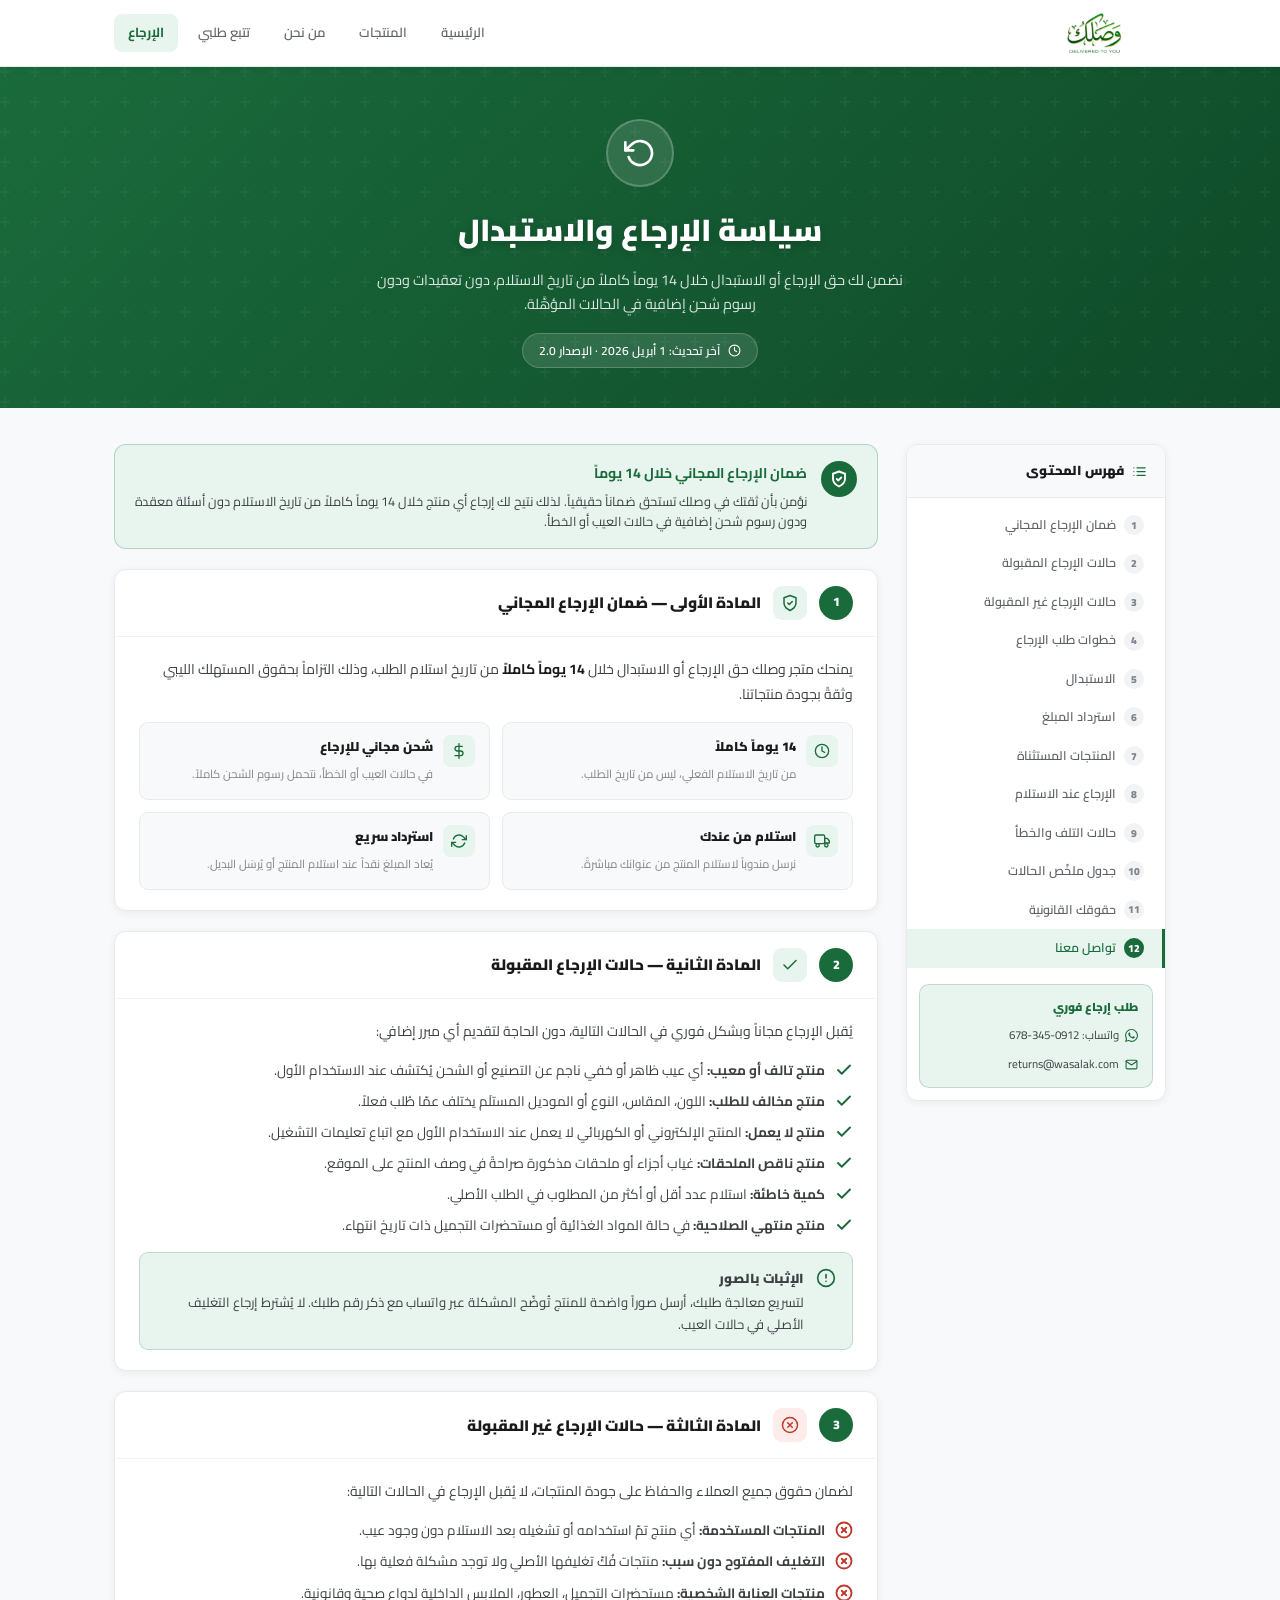
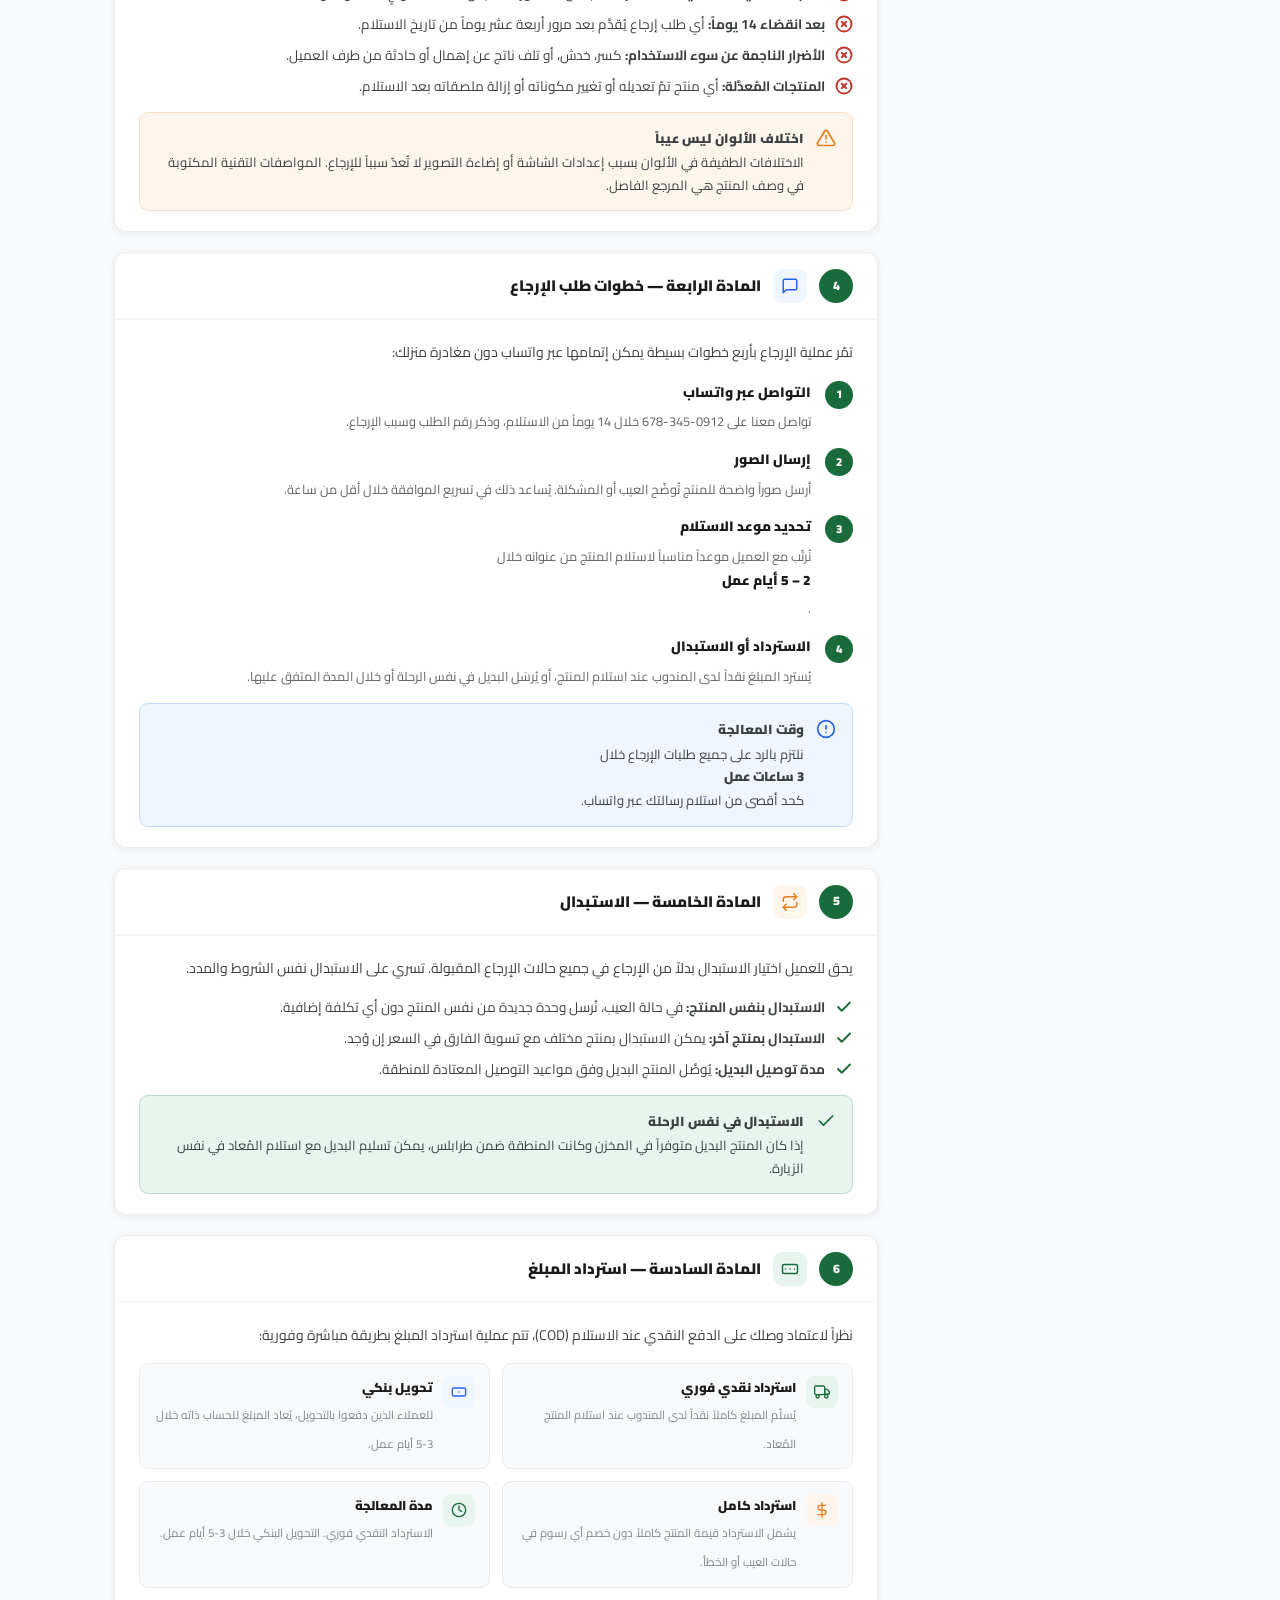
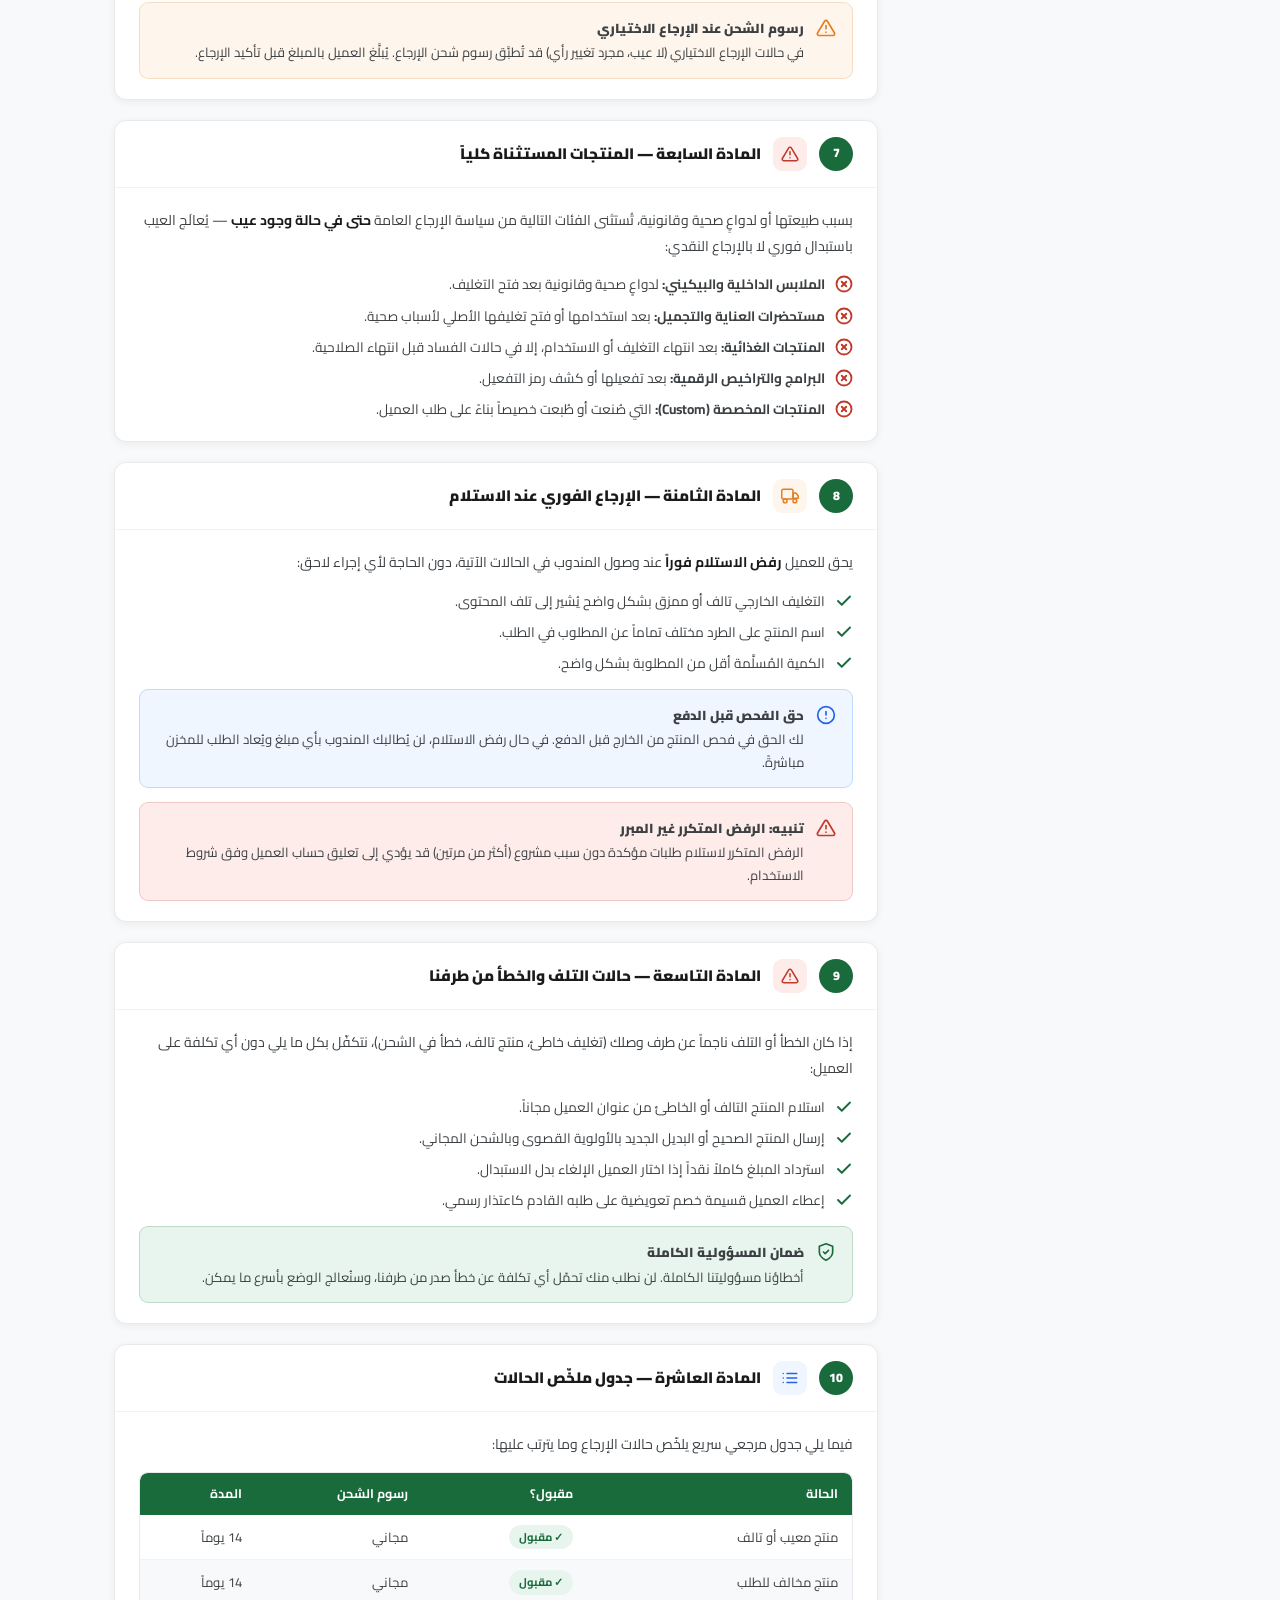
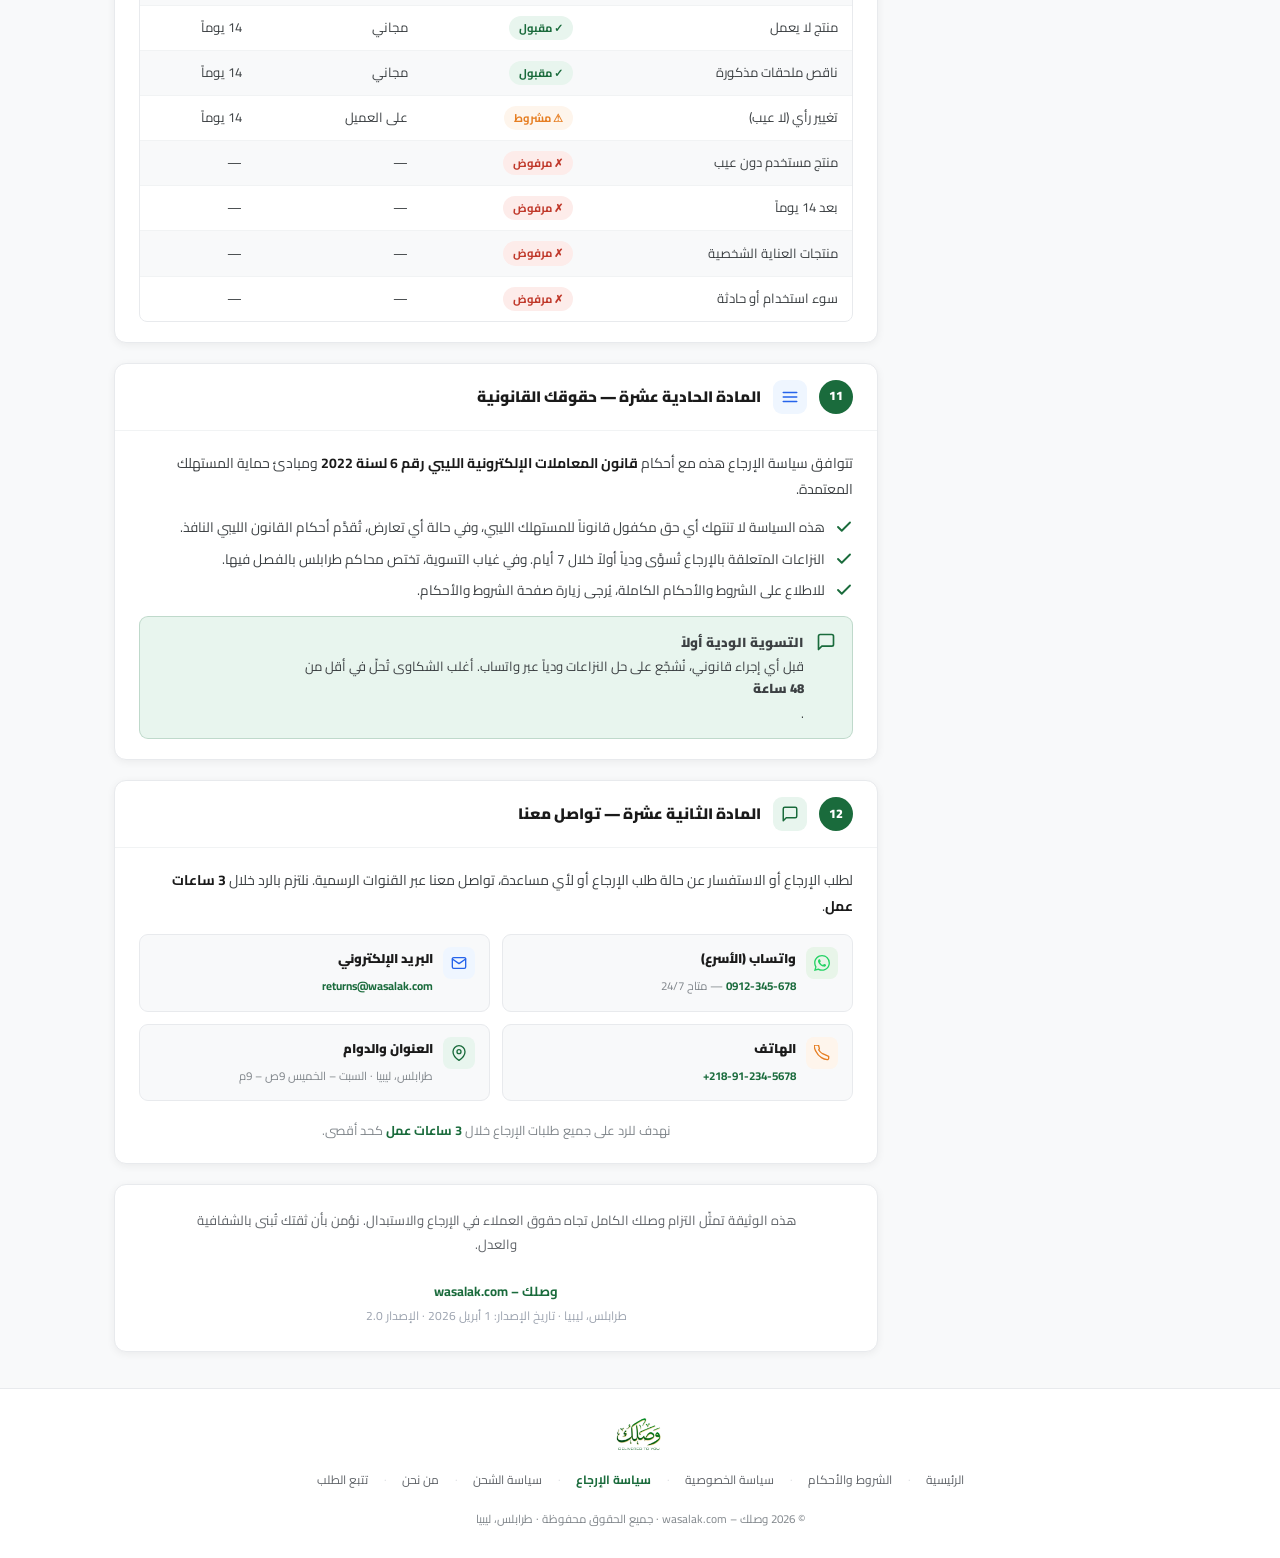
<file: returns.html>
<!DOCTYPE html>
<html lang="ar" dir="rtl">
<head>
  <meta charset="UTF-8"/>
  <meta name="viewport" content="width=device-width, initial-scale=1.0"/>
  <meta name="description" content="سياسة الإرجاع والاستبدال لمتجر وصلك — تعرّف على حقوقك وشروط إرجاع المنتجات خلال 14 يوماً"/>
  <meta name="robots" content="index, follow"/>
  <meta name="theme-color" content="#1a6b3c"/>
  <title>سياسة الإرجاع والاستبدال | وصلك – wasalak.com</title>
  <link rel="icon" href="assets/favicon.png" type="image/png"/>
  <link rel="preconnect" href="https://fonts.googleapis.com"/>
  <link rel="preconnect" href="https://fonts.gstatic.com" crossorigin/>
  <link href="https://fonts.googleapis.com/css2?family=Cairo:wght@400;600;700;900&family=Tajawal:wght@400;500;700&display=swap" rel="stylesheet"/>
  <link rel="stylesheet" href="css/style.css"/>

  <style>
    /* ============================================================
       RETURNS PAGE — Référentiel terms.html appliqué à 100%
       ============================================================ */
    :root {
      --green:       #1a6b3c;
      --green-light: #e8f5ee;
      --green-dark:  #145530;
      --green-glow:  rgba(26,107,60,.12);
      --red:         #c0392b;
      --red-light:   #fdecea;
      --orange:      #e67e22;
      --orange-light:#fef5ec;
      --blue:        #2563eb;
      --blue-light:  #eff6ff;
      --gray-50:     #f8f9fa;
      --gray-100:    #f1f3f4;
      --gray-200:    #e8eaed;
      --gray-300:    #dadce0;
      --gray-500:    #80868b;
      --gray-600:    #5f6368;
      --gray-700:    #3c4043;
      --gray-900:    #1a1a1a;
      --white:       #ffffff;
      --radius:      12px;
      --shadow-sm:   0 2px 8px rgba(0,0,0,.06);
      --shadow-md:   0 4px 24px rgba(0,0,0,.09);
      --transition:  .22s cubic-bezier(.4,0,.2,1);
    }

    *, *::before, *::after { box-sizing: border-box; margin: 0; padding: 0; }
    html { scroll-behavior: smooth; }

    body {
      font-family: 'Cairo', 'Tajawal', sans-serif;
      background: var(--gray-50);
      color: var(--gray-900);
      direction: rtl;
      line-height: 1.8;
    }

    /* ══════════════════════════════════════
       HEADER — identique terms.html
       ══════════════════════════════════════ */
    .terms-header {
      background: var(--white);
      border-bottom: 1px solid var(--gray-200);
      position: sticky;
      top: 0;
      z-index: 100;
      box-shadow: var(--shadow-sm);
    }
    .terms-header-inner {
      max-width: 1100px;
      margin: 0 auto;
      padding: 0 24px;
      display: flex;
      align-items: center;
      justify-content: space-between;
      height: 66px;
      gap: 16px;
    }
    .header-logo {
      display: inline-flex;
      align-items: center;
      text-decoration: none;
      flex-shrink: 0;
    }
    .header-logo img {
      height: 42px;
      width: auto;
      object-fit: contain;
      transition: opacity var(--transition);
    }
    .header-logo:hover img { opacity: .85; }
    .logo-fallback {
      font-size: 1.3rem;
      font-weight: 900;
      color: var(--green);
      display: none;
    }
    .header-nav {
      display: flex;
      align-items: center;
      gap: 6px;
    }
    .header-nav a {
      padding: 7px 14px;
      border-radius: 8px;
      font-size: .82rem;
      font-weight: 600;
      color: var(--gray-600);
      text-decoration: none;
      transition: all var(--transition);
    }
    .header-nav a:hover  { background: var(--gray-100); color: var(--gray-900); }
    .header-nav a.active { background: var(--green-light); color: var(--green); font-weight: 700; }

    /* ══════════════════════════════════════
       HERO — identique terms.html
       ══════════════════════════════════════ */
    .terms-hero {
      background: linear-gradient(135deg, #1a6b3c 0%, #0f4a28 100%);
      color: var(--white);
      padding: 52px 24px 40px;
      text-align: center;
      position: relative;
      overflow: hidden;
    }
    .terms-hero::before {
      content: '';
      position: absolute;
      inset: 0;
      background: url("data:image/svg+xml,%3Csvg width='60' height='60' viewBox='0 0 60 60' xmlns='http://www.w3.org/2000/svg'%3E%3Cg fill='none' fill-rule='evenodd'%3E%3Cg fill='%23ffffff' fill-opacity='0.04'%3E%3Cpath d='M36 34v-4h-2v4h-4v2h4v4h2v-4h4v-2h-4zm0-30V0h-2v4h-4v2h4v4h2V6h4V4h-4zM6 34v-4H4v4H0v2h4v4h2v-4h4v-2H6zM6 4V0H4v4H0v2h4v4h2V6h4V4H6z'/%3E%3C/g%3E%3C/g%3E%3C/svg%3E");
    }
    .terms-hero-icon {
      width: 68px; height: 68px;
      background: rgba(255,255,255,.12);
      border-radius: 50%;
      display: flex; align-items: center; justify-content: center;
      margin: 0 auto 16px;
      border: 2px solid rgba(255,255,255,.2);
    }
    .terms-hero-icon svg { width: 32px; height: 32px; color: var(--white); }
    .terms-hero h1 {
      font-size: 1.9rem;
      font-weight: 900;
      margin-bottom: 10px;
      text-shadow: 0 2px 8px rgba(0,0,0,.2);
    }
    .terms-hero p {
      font-size: .9rem;
      opacity: .85;
      max-width: 540px;
      margin: 0 auto 16px;
      line-height: 1.7;
    }
    .terms-meta {
      display: inline-flex;
      align-items: center;
      gap: 8px;
      background: rgba(255,255,255,.12);
      border: 1px solid rgba(255,255,255,.2);
      padding: 6px 16px;
      border-radius: 99px;
      font-size: .75rem;
      font-weight: 600;
    }
    .terms-meta svg { width: 13px; height: 13px; }

    /* ══════════════════════════════════════
       LAYOUT — identique terms.html
       ══════════════════════════════════════ */
    .terms-layout {
      max-width: 1100px;
      margin: 36px auto;
      padding: 0 24px;
      display: grid;
      grid-template-columns: 260px 1fr;
      gap: 28px;
      align-items: start;
    }

    /* ══════════════════════════════════════
       SIDEBAR TOC — identique terms.html
       ══════════════════════════════════════ */
    .toc-sidebar {
      position: sticky;
      top: 86px;
      background: var(--white);
      border-radius: var(--radius);
      border: 1px solid var(--gray-200);
      box-shadow: var(--shadow-sm);
      overflow: hidden;
    }
    .toc-header {
      display: flex;
      align-items: center;
      gap: 8px;
      padding: 14px 18px;
      background: var(--gray-50);
      border-bottom: 1px solid var(--gray-200);
    }
    .toc-header svg  { width: 15px; height: 15px; color: var(--green); }
    .toc-header span { font-size: .82rem; font-weight: 900; color: var(--gray-900); }
    .toc-list { list-style: none; padding: 8px 0; }
    .toc-list li a {
      display: flex;
      align-items: center;
      gap: 8px;
      padding: 8px 18px;
      font-size: .78rem;
      font-weight: 600;
      color: var(--gray-600);
      text-decoration: none;
      transition: all var(--transition);
      border-right: 3px solid transparent;
    }
    .toc-list li a:hover,
    .toc-list li a.toc-active {
      background: var(--green-light);
      color: var(--green);
      border-right-color: var(--green);
    }
    .toc-list li a .toc-num {
      width: 20px; height: 20px;
      background: var(--gray-100);
      border-radius: 50%;
      display: flex; align-items: center; justify-content: center;
      font-size: .65rem;
      font-weight: 900;
      color: var(--gray-500);
      flex-shrink: 0;
    }
    .toc-list li a:hover .toc-num,
    .toc-list li a.toc-active .toc-num { background: var(--green); color: var(--white); }

    .toc-contact {
      margin: 8px 12px 12px;
      background: var(--green-light);
      border: 1px solid rgba(26,107,60,.2);
      border-radius: 10px;
      padding: 12px 14px;
      display: flex;
      flex-direction: column;
      gap: 8px;
    }
    .toc-contact-title { font-size: .72rem; font-weight: 900; color: var(--green); }
    .toc-contact-item {
      display: flex;
      align-items: center;
      gap: 6px;
      font-size: .72rem;
      color: var(--gray-700);
      text-decoration: none;
    }
    .toc-contact-item svg { width: 13px; height: 13px; color: var(--green); flex-shrink: 0; }
    .toc-contact-item:hover { color: var(--green); }

    /* ══════════════════════════════════════
       CONTENT COMPONENTS — identique terms.html
       ══════════════════════════════════════ */
    .terms-content {
      display: flex;
      flex-direction: column;
      gap: 20px;
    }

    /* Alert box */
    .terms-alert {
      display: flex;
      align-items: flex-start;
      gap: 14px;
      background: var(--green-light);
      border: 1px solid rgba(26,107,60,.25);
      border-radius: var(--radius);
      padding: 16px 20px;
    }
    .terms-alert-icon {
      width: 36px; height: 36px;
      background: var(--green);
      border-radius: 50%;
      display: flex; align-items: center; justify-content: center;
      flex-shrink: 0;
    }
    .terms-alert-icon svg { width: 18px; height: 18px; color: var(--white); }
    .terms-alert-text { flex: 1; }
    .terms-alert-text strong { display: block; font-size: .88rem; color: var(--green); margin-bottom: 4px; }
    .terms-alert-text p { font-size: .8rem; color: var(--gray-700); line-height: 1.6; margin: 0; }

    /* Article card */
    .article-card {
      background: var(--white);
      border-radius: var(--radius);
      border: 1px solid var(--gray-200);
      box-shadow: var(--shadow-sm);
      overflow: hidden;
      scroll-margin-top: 90px;
    }
    .article-header {
      display: flex;
      align-items: center;
      gap: 12px;
      padding: 16px 24px;
      border-bottom: 1px solid var(--gray-100);
    }
    .article-num {
      width: 34px; height: 34px;
      background: var(--green);
      border-radius: 50%;
      display: flex; align-items: center; justify-content: center;
      color: var(--white);
      font-size: .78rem;
      font-weight: 900;
      flex-shrink: 0;
    }
    .article-icon {
      width: 34px; height: 34px;
      border-radius: 9px;
      display: flex; align-items: center; justify-content: center;
      flex-shrink: 0;
    }
    .article-icon svg { width: 18px; height: 18px; }
    .article-icon.green  { background: var(--green-light);  color: var(--green); }
    .article-icon.orange { background: var(--orange-light); color: var(--orange); }
    .article-icon.red    { background: var(--red-light);    color: var(--red); }
    .article-icon.blue   { background: var(--blue-light);   color: var(--blue); }
    .article-title {
      font-size: .95rem;
      font-weight: 900;
      color: var(--gray-900);
      flex: 1;
    }
    .article-body {
      padding: 20px 24px;
      display: flex;
      flex-direction: column;
      gap: 14px;
    }
    .article-body p {
      font-size: .875rem;
      color: var(--gray-700);
      line-height: 1.85;
    }
    .article-body p strong { color: var(--gray-900); }
    .article-body p a { color: var(--green); font-weight: 700; text-decoration: none; }
    .article-body p a:hover { text-decoration: underline; }
    .article-body h4 {
      font-size: .85rem;
      font-weight: 900;
      color: var(--gray-900);
      padding-bottom: 6px;
      border-bottom: 2px solid var(--green-light);
      display: flex;
      align-items: center;
      gap: 8px;
    }
    .article-body h4 svg { width: 15px; height: 15px; color: var(--green); }

    /* Listes */
    .terms-list {
      list-style: none;
      display: flex;
      flex-direction: column;
      gap: 8px;
    }
    .terms-list li {
      display: flex;
      align-items: flex-start;
      gap: 10px;
      font-size: .85rem;
      color: var(--gray-700);
      line-height: 1.7;
    }
    .terms-list li .li-icon {
      width: 18px; height: 18px;
      flex-shrink: 0;
      margin-top: 2px;
    }
    .terms-list li .li-icon svg { width: 100%; height: 100%; }
    .terms-list.check  li .li-icon { color: var(--green); }
    .terms-list.cross  li .li-icon { color: var(--red); }
    .terms-list.bullet li .li-icon { color: var(--gray-400); }

    /* Info box */
    .info-box {
      display: flex;
      align-items: flex-start;
      gap: 12px;
      border-radius: 9px;
      padding: 14px 16px;
    }
    .info-box.green  { background: var(--green-light);  border: 1px solid rgba(26,107,60,.2); }
    .info-box.orange { background: var(--orange-light); border: 1px solid rgba(230,126,34,.2); }
    .info-box.red    { background: var(--red-light);    border: 1px solid rgba(192,57,43,.2); }
    .info-box.blue   { background: var(--blue-light);   border: 1px solid #bfdbfe; }
    .info-box-icon { width: 20px; height: 20px; flex-shrink: 0; margin-top: 1px; }
    .info-box-icon svg { width: 100%; height: 100%; }
    .info-box.green  .info-box-icon { color: var(--green); }
    .info-box.orange .info-box-icon { color: var(--orange); }
    .info-box.red    .info-box-icon { color: var(--red); }
    .info-box.blue   .info-box-icon { color: var(--blue); }
    .info-box-text { font-size: .82rem; color: var(--gray-700); line-height: 1.7; flex: 1; }
    .info-box-text strong { display: block; font-weight: 900; margin-bottom: 2px; }

    /* Steps */
    .steps-list { display: flex; flex-direction: column; gap: 12px; }
    .step-item  { display: flex; align-items: flex-start; gap: 14px; }
    .step-item-num {
      width: 28px; height: 28px;
      background: var(--green);
      border-radius: 50%;
      display: flex; align-items: center; justify-content: center;
      color: var(--white);
      font-size: .72rem;
      font-weight: 900;
      flex-shrink: 0;
      margin-top: 1px;
    }
    .step-item-content { flex: 1; }
    .step-item-content strong { display: block; font-size: .85rem; font-weight: 900; color: var(--gray-900); margin-bottom: 2px; }
    .step-item-content span   { font-size: .8rem; color: var(--gray-600); line-height: 1.6; }

    /* Grille de cartes garanties */
    .guarantees-grid {
      display: grid;
      grid-template-columns: 1fr 1fr;
      gap: 12px;
    }
    .guarantee-card {
      display: flex;
      align-items: flex-start;
      gap: 10px;
      background: var(--gray-50);
      border: 1px solid var(--gray-200);
      border-radius: 9px;
      padding: 12px 14px;
      transition: border-color var(--transition);
    }
    .guarantee-card:hover { border-color: var(--green); }
    .guarantee-card-icon {
      width: 32px; height: 32px;
      border-radius: 8px;
      background: var(--green-light);
      display: flex; align-items: center; justify-content: center;
      color: var(--green);
      flex-shrink: 0;
    }
    .guarantee-card-icon svg { width: 16px; height: 16px; }
    .guarantee-card-icon.orange { background: var(--orange-light); color: var(--orange); }
    .guarantee-card-icon.red    { background: var(--red-light);    color: var(--red); }
    .guarantee-card-icon.blue   { background: var(--blue-light);   color: var(--blue); }
    .guarantee-card-text strong { display: block; font-size: .8rem; font-weight: 900; color: var(--gray-900); }
    .guarantee-card-text span   { font-size: .72rem; color: var(--gray-500); line-height: 1.5; }

    /* Tableau */
    .ret-table {
      width: 100%;
      border-collapse: collapse;
      font-size: .82rem;
      border-radius: 8px;
      overflow: hidden;
    }
    .ret-table thead th {
      background: var(--green);
      color: var(--white);
      padding: 10px 14px;
      text-align: right;
      font-weight: 700;
      font-size: .78rem;
    }
    .ret-table tbody td {
      padding: 10px 14px;
      border-bottom: 1px solid var(--gray-100);
      color: var(--gray-700);
      vertical-align: middle;
    }
    .ret-table tbody tr:nth-child(even) td { background: var(--gray-50); }
    .ret-table tbody tr:last-child td { border-bottom: none; }

    /* Badge statut */
    .status-badge {
      display: inline-flex;
      align-items: center;
      gap: 4px;
      padding: 2px 10px;
      border-radius: 99px;
      font-size: .7rem;
      font-weight: 700;
    }
    .status-ok  { background: var(--green-light); color: var(--green); }
    .status-no  { background: var(--red-light);   color: var(--red); }
    .status-cond{ background: var(--orange-light); color: var(--orange); }

    /* ══════════════════════════════════════
       FOOTER — identique terms.html
       ══════════════════════════════════════ */
    .terms-footer {
      background: var(--white);
      border-top: 1px solid var(--gray-200);
      padding: 28px 24px;
      margin-top: 20px;
    }
    .terms-footer-inner {
      max-width: 1100px;
      margin: 0 auto;
      display: flex;
      flex-direction: column;
      align-items: center;
      gap: 14px;
      text-align: center;
    }
    .footer-logo img { height: 34px; width: auto; object-fit: contain; }
    .footer-legal-links {
      display: flex;
      align-items: center;
      gap: 6px;
      flex-wrap: wrap;
      justify-content: center;
    }
    .footer-legal-links a {
      font-size: .75rem;
      color: var(--gray-600);
      text-decoration: none;
      padding: 4px 10px;
      border-radius: 6px;
      transition: all var(--transition);
    }
    .footer-legal-links a:hover   { background: var(--green-light); color: var(--green); }
    .footer-legal-links a.current { color: var(--green); font-weight: 700; }
    .footer-sep  { color: var(--gray-300); font-size: .7rem; }
    .footer-copy { font-size: .72rem; color: var(--gray-500); }

    /* ══════════════════════════════════════
       SCROLL-TO-TOP — identique terms.html
       ══════════════════════════════════════ */
    .scroll-top {
      position: fixed;
      bottom: 24px; left: 24px;
      width: 44px; height: 44px;
      background: var(--green);
      color: var(--white);
      border: none;
      border-radius: 50%;
      display: flex; align-items: center; justify-content: center;
      cursor: pointer;
      box-shadow: 0 4px 16px rgba(26,107,60,.35);
      transition: all var(--transition);
      opacity: 0;
      transform: translateY(12px);
      pointer-events: none;
      z-index: 200;
    }
    .scroll-top.visible { opacity: 1; transform: translateY(0); pointer-events: auto; }
    .scroll-top:hover   { background: var(--green-dark); transform: translateY(-2px); }
    .scroll-top svg     { width: 20px; height: 20px; }

    /* ══════════════════════════════════════
       RESPONSIVE — identique terms.html
       ══════════════════════════════════════ */
    @media (max-width: 900px) {
      .terms-layout    { grid-template-columns: 1fr; }
      .toc-sidebar     { position: static; }
      .guarantees-grid { grid-template-columns: 1fr; }
    }
    @media (max-width: 600px) {
      .terms-hero h1  { font-size: 1.4rem; }
      .terms-layout   { padding: 0 14px; margin: 20px auto; }
      .article-body   { padding: 16px; }
      .article-header { padding: 14px 16px; }
      .header-nav     { display: none; }
      .ret-table      { font-size: .72rem; }
      .ret-table thead th,
      .ret-table tbody td { padding: 8px; }
    }
  </style>
</head>
<body>

<!-- ═══════════════════════════════════════════
     HEADER — identique terms.html
═══════════════════════════════════════════ -->
<header class="terms-header">
  <div class="terms-header-inner">
    <a href="index.html" class="header-logo" aria-label="وصلك – الرئيسية">
      <img src="assets/logo.png" alt="وصلك | wasalak.com" height="42"
           onerror="this.style.display='none';document.getElementById('logoFallback').style.display='block'"/>
      <span class="logo-fallback" id="logoFallback">وصلك</span>
    </a>
    <nav class="header-nav" aria-label="التنقل الرئيسي">
      <a href="index.html">الرئيسية</a>
      <a href="catalog.html">المنتجات</a>
      <a href="about.html">من نحن</a>
      <a href="track.html">تتبع طلبي</a>
      <a href="returns.html" class="active" aria-current="page">الإرجاع</a>
    </nav>
  </div>
</header>

<!-- ═══════════════════════════════════════════
     HERO — identique terms.html, SVG adapté
═══════════════════════════════════════════ -->
<div class="terms-hero" role="banner">
  <div class="terms-hero-icon" aria-hidden="true">
    <svg viewBox="0 0 24 24" fill="none" stroke="currentColor" stroke-width="2"
         stroke-linecap="round" stroke-linejoin="round">
      <polyline points="1 4 1 10 7 10"/>
      <path d="M3.51 15a9 9 0 102.13-9.36L1 10"/>
    </svg>
  </div>
  <h1>سياسة الإرجاع والاستبدال</h1>
  <p>نضمن لك حق الإرجاع أو الاستبدال خلال 14 يوماً كاملاً من تاريخ الاستلام، دون تعقيدات ودون رسوم شحن إضافية في الحالات المؤهَّلة.</p>
  <div class="terms-meta" aria-label="تاريخ آخر تحديث">
    <svg viewBox="0 0 24 24" fill="none" stroke="currentColor" stroke-width="2"
         stroke-linecap="round" stroke-linejoin="round">
      <circle cx="12" cy="12" r="10"/><polyline points="12 6 12 12 16 14"/>
    </svg>
    آخر تحديث: 1 أبريل 2026 · الإصدار 2.0
  </div>
</div>

<!-- ═══════════════════════════════════════════
     MAIN LAYOUT — identique terms.html
═══════════════════════════════════════════ -->
<div class="terms-layout">

  <!-- ══ SIDEBAR TOC ══ -->
  <aside class="toc-sidebar" aria-label="فهرس المحتوى">
    <div class="toc-header">
      <svg viewBox="0 0 24 24" fill="none" stroke="currentColor" stroke-width="2"
           stroke-linecap="round" stroke-linejoin="round">
        <line x1="8" y1="6" x2="21" y2="6"/><line x1="8" y1="12" x2="21" y2="12"/>
        <line x1="8" y1="18" x2="21" y2="18"/><line x1="3" y1="6" x2="3.01" y2="6"/>
        <line x1="3" y1="12" x2="3.01" y2="12"/><line x1="3" y1="18" x2="3.01" y2="18"/>
      </svg>
      <span>فهرس المحتوى</span>
    </div>
    <ul class="toc-list" role="navigation" aria-label="انتقال سريع للمواد">
      <li><a href="#art1"><span class="toc-num">1</span>ضمان الإرجاع المجاني</a></li>
      <li><a href="#art2"><span class="toc-num">2</span>حالات الإرجاع المقبولة</a></li>
      <li><a href="#art3"><span class="toc-num">3</span>حالات الإرجاع غير المقبولة</a></li>
      <li><a href="#art4"><span class="toc-num">4</span>خطوات طلب الإرجاع</a></li>
      <li><a href="#art5"><span class="toc-num">5</span>الاستبدال</a></li>
      <li><a href="#art6"><span class="toc-num">6</span>استرداد المبلغ</a></li>
      <li><a href="#art7"><span class="toc-num">7</span>المنتجات المستثناة</a></li>
      <li><a href="#art8"><span class="toc-num">8</span>الإرجاع عند الاستلام</a></li>
      <li><a href="#art9"><span class="toc-num">9</span>حالات التلف والخطأ</a></li>
      <li><a href="#art10"><span class="toc-num">10</span>جدول ملخّص الحالات</a></li>
      <li><a href="#art11"><span class="toc-num">11</span>حقوقك القانونية</a></li>
      <li><a href="#art12"><span class="toc-num">12</span>تواصل معنا</a></li>
    </ul>
    <div class="toc-contact" role="complementary" aria-label="وسائل التواصل السريع">
      <div class="toc-contact-title">طلب إرجاع فوري</div>
      <a href="https://wa.me/218912345678" class="toc-contact-item"
         target="_blank" rel="noopener" aria-label="واتساب">
        <svg viewBox="0 0 24 24" fill="currentColor">
          <path d="M17.472 14.382c-.297-.149-1.758-.867-2.03-.967-.273-.099-.471-.148-.67.15-.197.297-.767.966-.94 1.164-.173.199-.347.223-.644.075-.297-.15-1.255-.463-2.39-1.475-.883-.788-1.48-1.761-1.653-2.059-.173-.297-.018-.458.13-.606.134-.133.298-.347.446-.52.149-.174.198-.298.298-.497.099-.198.05-.371-.025-.52-.075-.149-.669-1.612-.916-2.207-.242-.579-.487-.5-.669-.51-.173-.008-.371-.01-.57-.01-.198 0-.52.074-.792.372-.272.297-1.04 1.016-1.04 2.479 0 1.462 1.065 2.875 1.213 3.074.149.198 2.096 3.2 5.077 4.487.709.306 1.262.489 1.694.625.712.227 1.36.195 1.871.118.571-.085 1.758-.719 2.006-1.413.248-.694.248-1.289.173-1.413-.074-.124-.272-.198-.57-.347m-5.421 7.403h-.004a9.87 9.87 0 01-5.031-1.378l-.361-.214-3.741.982.998-3.648-.235-.374a9.86 9.86 0 01-1.51-5.26c.001-5.45 4.436-9.884 9.888-9.884 2.64 0 5.122 1.03 6.988 2.898a9.825 9.825 0 012.893 6.994c-.003 5.45-4.437 9.884-9.885 9.884m8.413-18.297A11.815 11.815 0 0012.05 0C5.495 0 .16 5.335.157 11.892c0 2.096.547 4.142 1.588 5.945L.057 24l6.305-1.654a11.882 11.882 0 005.683 1.448h.005c6.554 0 11.89-5.335 11.893-11.893a11.821 11.821 0 00-3.48-8.413z"/>
        </svg>
        واتساب: 0912-345-678
      </a>
      <a href="mailto:returns@wasalak.com" class="toc-contact-item" aria-label="البريد الإلكتروني">
        <svg viewBox="0 0 24 24" fill="none" stroke="currentColor" stroke-width="2"
             stroke-linecap="round" stroke-linejoin="round">
          <path d="M4 4h16c1.1 0 2 .9 2 2v12c0 1.1-.9 2-2 2H4c-1.1 0-2-.9-2-2V6c0-1.1.9-2 2-2z"/>
          <polyline points="22,6 12,13 2,6"/>
        </svg>
        returns@wasalak.com
      </a>
    </div>
  </aside>

  <!-- ══ CONTENT ══ -->
  <main class="terms-content" id="returnsContent">

    <!-- Alert intro -->
    <div class="terms-alert" role="note">
      <div class="terms-alert-icon" aria-hidden="true">
        <svg viewBox="0 0 24 24" fill="none" stroke="currentColor" stroke-width="2.5"
             stroke-linecap="round" stroke-linejoin="round">
          <path d="M12 22s8-4 8-10V5l-8-3-8 3v7c0 6 8 10 8 10z"/>
          <polyline points="9 12 11 14 15 10"/>
        </svg>
      </div>
      <div class="terms-alert-text">
        <strong>ضمان الإرجاع المجاني خلال 14 يوماً</strong>
        <p>نؤمن بأن ثقتك في وصلك تستحق ضماناً حقيقياً. لذلك نتيح لك إرجاع أي منتج خلال 14 يوماً كاملاً من تاريخ الاستلام دون أسئلة معقدة ودون رسوم شحن إضافية في حالات العيب أو الخطأ.</p>
      </div>
    </div>

    <!-- ══════════ ART. 1 ══════════ -->
    <article class="article-card" id="art1">
      <div class="article-header">
        <div class="article-num" aria-hidden="true">1</div>
        <div class="article-icon green" aria-hidden="true">
          <svg viewBox="0 0 24 24" fill="none" stroke="currentColor" stroke-width="2"
               stroke-linecap="round" stroke-linejoin="round">
            <path d="M12 22s8-4 8-10V5l-8-3-8 3v7c0 6 8 10 8 10z"/>
            <polyline points="9 12 11 14 15 10"/>
          </svg>
        </div>
        <h2 class="article-title">المادة الأولى — ضمان الإرجاع المجاني</h2>
      </div>
      <div class="article-body">
        <p>يمنحك متجر وصلك حق الإرجاع أو الاستبدال خلال <strong>14 يوماً كاملاً</strong> من تاريخ استلام الطلب، وذلك التزاماً بحقوق المستهلك الليبي وثقةً بجودة منتجاتنا.</p>
        <div class="guarantees-grid">
          <div class="guarantee-card">
            <div class="guarantee-card-icon" aria-hidden="true">
              <svg viewBox="0 0 24 24" fill="none" stroke="currentColor" stroke-width="2"
                   stroke-linecap="round" stroke-linejoin="round">
                <circle cx="12" cy="12" r="10"/><polyline points="12 6 12 12 16 14"/>
              </svg>
            </div>
            <div class="guarantee-card-text">
              <strong>14 يوماً كاملاً</strong>
              <span>من تاريخ الاستلام الفعلي، ليس من تاريخ الطلب.</span>
            </div>
          </div>
          <div class="guarantee-card">
            <div class="guarantee-card-icon" aria-hidden="true">
              <svg viewBox="0 0 24 24" fill="none" stroke="currentColor" stroke-width="2"
                   stroke-linecap="round" stroke-linejoin="round">
                <line x1="12" y1="1" x2="12" y2="23"/>
                <path d="M17 5H9.5a3.5 3.5 0 000 7h5a3.5 3.5 0 010 7H6"/>
              </svg>
            </div>
            <div class="guarantee-card-text">
              <strong>شحن مجاني للإرجاع</strong>
              <span>في حالات العيب أو الخطأ، نتحمل رسوم الشحن كاملاً.</span>
            </div>
          </div>
          <div class="guarantee-card">
            <div class="guarantee-card-icon" aria-hidden="true">
              <svg viewBox="0 0 24 24" fill="none" stroke="currentColor" stroke-width="2"
                   stroke-linecap="round" stroke-linejoin="round">
                <rect x="1" y="3" width="15" height="13" rx="2"/>
                <path d="M16 8h4l3 4v3h-7V8z"/>
                <circle cx="5.5" cy="18.5" r="2.5"/>
                <circle cx="18.5" cy="18.5" r="2.5"/>
              </svg>
            </div>
            <div class="guarantee-card-text">
              <strong>استلام من عندك</strong>
              <span>نرسل مندوباً لاستلام المنتج من عنوانك مباشرةً.</span>
            </div>
          </div>
          <div class="guarantee-card">
            <div class="guarantee-card-icon" aria-hidden="true">
              <svg viewBox="0 0 24 24" fill="none" stroke="currentColor" stroke-width="2"
                   stroke-linecap="round" stroke-linejoin="round">
                <polyline points="23 4 23 10 17 10"/>
                <polyline points="1 20 1 14 7 14"/>
                <path d="M3.51 9a9 9 0 0114.85-3.36L23 10M1 14l4.64 4.36A9 9 0 0020.49 15"/>
              </svg>
            </div>
            <div class="guarantee-card-text">
              <strong>استرداد سريع</strong>
              <span>يُعاد المبلغ نقداً عند استلام المنتج أو يُرسَل البديل.</span>
            </div>
          </div>
        </div>
      </div>
    </article>

    <!-- ══════════ ART. 2 ══════════ -->
    <article class="article-card" id="art2">
      <div class="article-header">
        <div class="article-num" aria-hidden="true">2</div>
        <div class="article-icon green" aria-hidden="true">
          <svg viewBox="0 0 24 24" fill="none" stroke="currentColor" stroke-width="2"
               stroke-linecap="round" stroke-linejoin="round">
            <polyline points="20 6 9 17 4 12"/>
          </svg>
        </div>
        <h2 class="article-title">المادة الثانية — حالات الإرجاع المقبولة</h2>
      </div>
      <div class="article-body">
        <p>يُقبل الإرجاع مجاناً وبشكل فوري في الحالات التالية، دون الحاجة لتقديم أي مبرر إضافي:</p>
        <ul class="terms-list check">
          <li>
            <span class="li-icon" aria-hidden="true"><svg viewBox="0 0 24 24" fill="none" stroke="currentColor" stroke-width="2.5" stroke-linecap="round" stroke-linejoin="round"><polyline points="20 6 9 17 4 12"/></svg></span>
            <span><strong>منتج تالف أو معيب:</strong> أي عيب ظاهر أو خفي ناجم عن التصنيع أو الشحن يُكتشف عند الاستخدام الأول.</span>
          </li>
          <li>
            <span class="li-icon" aria-hidden="true"><svg viewBox="0 0 24 24" fill="none" stroke="currentColor" stroke-width="2.5" stroke-linecap="round" stroke-linejoin="round"><polyline points="20 6 9 17 4 12"/></svg></span>
            <span><strong>منتج مخالف للطلب:</strong> اللون، المقاس، النوع أو الموديل المستلَم يختلف عمّا طُلب فعلاً.</span>
          </li>
          <li>
            <span class="li-icon" aria-hidden="true"><svg viewBox="0 0 24 24" fill="none" stroke="currentColor" stroke-width="2.5" stroke-linecap="round" stroke-linejoin="round"><polyline points="20 6 9 17 4 12"/></svg></span>
            <span><strong>منتج لا يعمل:</strong> المنتج الإلكتروني أو الكهربائي لا يعمل عند الاستخدام الأول مع اتباع تعليمات التشغيل.</span>
          </li>
          <li>
            <span class="li-icon" aria-hidden="true"><svg viewBox="0 0 24 24" fill="none" stroke="currentColor" stroke-width="2.5" stroke-linecap="round" stroke-linejoin="round"><polyline points="20 6 9 17 4 12"/></svg></span>
            <span><strong>منتج ناقص الملحقات:</strong> غياب أجزاء أو ملحقات مذكورة صراحةً في وصف المنتج على الموقع.</span>
          </li>
          <li>
            <span class="li-icon" aria-hidden="true"><svg viewBox="0 0 24 24" fill="none" stroke="currentColor" stroke-width="2.5" stroke-linecap="round" stroke-linejoin="round"><polyline points="20 6 9 17 4 12"/></svg></span>
            <span><strong>كمية خاطئة:</strong> استلام عدد أقل أو أكثر من المطلوب في الطلب الأصلي.</span>
          </li>
          <li>
            <span class="li-icon" aria-hidden="true"><svg viewBox="0 0 24 24" fill="none" stroke="currentColor" stroke-width="2.5" stroke-linecap="round" stroke-linejoin="round"><polyline points="20 6 9 17 4 12"/></svg></span>
            <span><strong>منتج منتهي الصلاحية:</strong> في حالة المواد الغذائية أو مستحضرات التجميل ذات تاريخ انتهاء.</span>
          </li>
        </ul>
        <div class="info-box green">
          <span class="info-box-icon" aria-hidden="true">
            <svg viewBox="0 0 24 24" fill="none" stroke="currentColor" stroke-width="2"
                 stroke-linecap="round" stroke-linejoin="round">
              <circle cx="12" cy="12" r="10"/>
              <line x1="12" y1="8" x2="12" y2="12"/>
              <line x1="12" y1="16" x2="12.01" y2="16"/>
            </svg>
          </span>
          <div class="info-box-text">
            <strong>الإثبات بالصور</strong>
            لتسريع معالجة طلبك، أرسل صوراً واضحة للمنتج تُوضّح المشكلة عبر واتساب مع ذكر رقم طلبك. لا يُشترط إرجاع التغليف الأصلي في حالات العيب.
          </div>
        </div>
      </div>
    </article>

    <!-- ══════════ ART. 3 ══════════ -->
    <article class="article-card" id="art3">
      <div class="article-header">
        <div class="article-num" aria-hidden="true">3</div>
        <div class="article-icon red" aria-hidden="true">
          <svg viewBox="0 0 24 24" fill="none" stroke="currentColor" stroke-width="2"
               stroke-linecap="round" stroke-linejoin="round">
            <circle cx="12" cy="12" r="10"/>
            <line x1="15" y1="9" x2="9" y2="15"/>
            <line x1="9" y1="9" x2="15" y2="15"/>
          </svg>
        </div>
        <h2 class="article-title">المادة الثالثة — حالات الإرجاع غير المقبولة</h2>
      </div>
      <div class="article-body">
        <p>لضمان حقوق جميع العملاء والحفاظ على جودة المنتجات، لا يُقبل الإرجاع في الحالات التالية:</p>
        <ul class="terms-list cross">
          <li>
            <span class="li-icon" aria-hidden="true"><svg viewBox="0 0 24 24" fill="none" stroke="currentColor" stroke-width="2.5" stroke-linecap="round" stroke-linejoin="round"><circle cx="12" cy="12" r="10"/><line x1="15" y1="9" x2="9" y2="15"/><line x1="9" y1="9" x2="15" y2="15"/></svg></span>
            <span><strong>المنتجات المستخدمة:</strong> أي منتج تمّ استخدامه أو تشغيله بعد الاستلام دون وجود عيب.</span>
          </li>
          <li>
            <span class="li-icon" aria-hidden="true"><svg viewBox="0 0 24 24" fill="none" stroke="currentColor" stroke-width="2.5" stroke-linecap="round" stroke-linejoin="round"><circle cx="12" cy="12" r="10"/><line x1="15" y1="9" x2="9" y2="15"/><line x1="9" y1="9" x2="15" y2="15"/></svg></span>
            <span><strong>التغليف المفتوح دون سبب:</strong> منتجات فُكّ تغليفها الأصلي ولا توجد مشكلة فعلية بها.</span>
          </li>
          <li>
            <span class="li-icon" aria-hidden="true"><svg viewBox="0 0 24 24" fill="none" stroke="currentColor" stroke-width="2.5" stroke-linecap="round" stroke-linejoin="round"><circle cx="12" cy="12" r="10"/><line x1="15" y1="9" x2="9" y2="15"/><line x1="9" y1="9" x2="15" y2="15"/></svg></span>
            <span><strong>منتجات العناية الشخصية:</strong> مستحضرات التجميل، العطور، الملابس الداخلية لدواعٍ صحية وقانونية.</span>
          </li>
          <li>
            <span class="li-icon" aria-hidden="true"><svg viewBox="0 0 24 24" fill="none" stroke="currentColor" stroke-width="2.5" stroke-linecap="round" stroke-linejoin="round"><circle cx="12" cy="12" r="10"/><line x1="15" y1="9" x2="9" y2="15"/><line x1="9" y1="9" x2="15" y2="15"/></svg></span>
            <span><strong>بعد انقضاء 14 يوماً:</strong> أي طلب إرجاع يُقدَّم بعد مرور أربعة عشر يوماً من تاريخ الاستلام.</span>
          </li>
          <li>
            <span class="li-icon" aria-hidden="true"><svg viewBox="0 0 24 24" fill="none" stroke="currentColor" stroke-width="2.5" stroke-linecap="round" stroke-linejoin="round"><circle cx="12" cy="12" r="10"/><line x1="15" y1="9" x2="9" y2="15"/><line x1="9" y1="9" x2="15" y2="15"/></svg></span>
            <span><strong>الأضرار الناجمة عن سوء الاستخدام:</strong> كسر، خدش، أو تلف ناتج عن إهمال أو حادثة من طرف العميل.</span>
          </li>
          <li>
            <span class="li-icon" aria-hidden="true"><svg viewBox="0 0 24 24" fill="none" stroke="currentColor" stroke-width="2.5" stroke-linecap="round" stroke-linejoin="round"><circle cx="12" cy="12" r="10"/><line x1="15" y1="9" x2="9" y2="15"/><line x1="9" y1="9" x2="15" y2="15"/></svg></span>
            <span><strong>المنتجات المُعدَّلة:</strong> أي منتج تمّ تعديله أو تغيير مكوناته أو إزالة ملصقاته بعد الاستلام.</span>
          </li>
        </ul>
        <div class="info-box orange">
          <span class="info-box-icon" aria-hidden="true">
            <svg viewBox="0 0 24 24" fill="none" stroke="currentColor" stroke-width="2"
                 stroke-linecap="round" stroke-linejoin="round">
              <path d="M10.29 3.86L1.82 18a2 2 0 001.71 3h16.94a2 2 0 001.71-3L13.71 3.86a2 2 0 00-3.42 0z"/>
              <line x1="12" y1="9" x2="12" y2="13"/>
              <line x1="12" y1="17" x2="12.01" y2="17"/>
            </svg>
          </span>
          <div class="info-box-text">
            <strong>اختلاف الألوان ليس عيباً</strong>
            الاختلافات الطفيفة في الألوان بسبب إعدادات الشاشة أو إضاءة التصوير لا تُعدّ سبباً للإرجاع. المواصفات التقنية المكتوبة في وصف المنتج هي المرجع الفاصل.
          </div>
        </div>
      </div>
    </article>

    <!-- ══════════ ART. 4 ══════════ -->
    <article class="article-card" id="art4">
      <div class="article-header">
        <div class="article-num" aria-hidden="true">4</div>
        <div class="article-icon blue" aria-hidden="true">
          <svg viewBox="0 0 24 24" fill="none" stroke="currentColor" stroke-width="2"
               stroke-linecap="round" stroke-linejoin="round">
            <path d="M21 15a2 2 0 01-2 2H7l-4 4V5a2 2 0 012-2h14a2 2 0 012 2z"/>
          </svg>
        </div>
        <h2 class="article-title">المادة الرابعة — خطوات طلب الإرجاع</h2>
      </div>
      <div class="article-body">
        <p>تمّر عملية الإرجاع بأربع خطوات بسيطة يمكن إتمامها عبر واتساب دون مغادرة منزلك:</p>
        <div class="steps-list">
          <div class="step-item">
            <div class="step-item-num" aria-hidden="true">1</div>
            <div class="step-item-content">
              <strong>التواصل عبر واتساب</strong>
              <span>تواصل معنا على <a href="https://wa.me/218912345678" target="_blank" rel="noopener">0912-345-678</a> خلال 14 يوماً من الاستلام، وذكر رقم الطلب وسبب الإرجاع.</span>
            </div>
          </div>
          <div class="step-item">
            <div class="step-item-num" aria-hidden="true">2</div>
            <div class="step-item-content">
              <strong>إرسال الصور</strong>
              <span>أرسل صوراً واضحة للمنتج تُوضّح العيب أو المشكلة. يُساعد ذلك في تسريع الموافقة خلال أقل من ساعة.</span>
            </div>
          </div>
          <div class="step-item">
            <div class="step-item-num" aria-hidden="true">3</div>
            <div class="step-item-content">
              <strong>تحديد موعد الاستلام</strong>
              <span>نُرتّب مع العميل موعداً مناسباً لاستلام المنتج من عنوانه خلال <strong>2 – 5 أيام عمل</strong>.</span>
            </div>
          </div>
          <div class="step-item">
            <div class="step-item-num" aria-hidden="true">4</div>
            <div class="step-item-content">
              <strong>الاسترداد أو الاستبدال</strong>
              <span>يُسترد المبلغ نقداً لدى المندوب عند استلام المنتج، أو يُرسَل البديل في نفس الرحلة أو خلال المدة المتفق عليها.</span>
            </div>
          </div>
        </div>
        <div class="info-box blue">
          <span class="info-box-icon" aria-hidden="true">
            <svg viewBox="0 0 24 24" fill="none" stroke="currentColor" stroke-width="2"
                 stroke-linecap="round" stroke-linejoin="round">
              <circle cx="12" cy="12" r="10"/>
              <line x1="12" y1="8" x2="12" y2="12"/>
              <line x1="12" y1="16" x2="12.01" y2="16"/>
            </svg>
          </span>
          <div class="info-box-text">
            <strong>وقت المعالجة</strong>
            نلتزم بالرد على جميع طلبات الإرجاع خلال <strong>3 ساعات عمل</strong> كحد أقصى من استلام رسالتك عبر واتساب.
          </div>
        </div>
      </div>
    </article>

    <!-- ══════════ ART. 5 ══════════ -->
    <article class="article-card" id="art5">
      <div class="article-header">
        <div class="article-num" aria-hidden="true">5</div>
        <div class="article-icon orange" aria-hidden="true">
          <svg viewBox="0 0 24 24" fill="none" stroke="currentColor" stroke-width="2"
               stroke-linecap="round" stroke-linejoin="round">
            <polyline points="17 1 21 5 17 9"/>
            <path d="M3 11V9a4 4 0 014-4h14"/>
            <polyline points="7 23 3 19 7 15"/>
            <path d="M21 13v2a4 4 0 01-4 4H3"/>
          </svg>
        </div>
        <h2 class="article-title">المادة الخامسة — الاستبدال</h2>
      </div>
      <div class="article-body">
        <p>يحق للعميل اختيار الاستبدال بدلاً من الإرجاع في جميع حالات الإرجاع المقبولة. تسري على الاستبدال نفس الشروط والمدد.</p>
        <ul class="terms-list check">
          <li>
            <span class="li-icon" aria-hidden="true"><svg viewBox="0 0 24 24" fill="none" stroke="currentColor" stroke-width="2.5" stroke-linecap="round" stroke-linejoin="round"><polyline points="20 6 9 17 4 12"/></svg></span>
            <span><strong>الاستبدال بنفس المنتج:</strong> في حالة العيب، نُرسل وحدة جديدة من نفس المنتج دون أي تكلفة إضافية.</span>
          </li>
          <li>
            <span class="li-icon" aria-hidden="true"><svg viewBox="0 0 24 24" fill="none" stroke="currentColor" stroke-width="2.5" stroke-linecap="round" stroke-linejoin="round"><polyline points="20 6 9 17 4 12"/></svg></span>
            <span><strong>الاستبدال بمنتج آخر:</strong> يمكن الاستبدال بمنتج مختلف مع تسوية الفارق في السعر إن وُجد.</span>
          </li>
          <li>
            <span class="li-icon" aria-hidden="true"><svg viewBox="0 0 24 24" fill="none" stroke="currentColor" stroke-width="2.5" stroke-linecap="round" stroke-linejoin="round"><polyline points="20 6 9 17 4 12"/></svg></span>
            <span><strong>مدة توصيل البديل:</strong> يُوصَّل المنتج البديل وفق مواعيد التوصيل المعتادة للمنطقة.</span>
          </li>
        </ul>
        <div class="info-box green">
          <span class="info-box-icon" aria-hidden="true">
            <svg viewBox="0 0 24 24" fill="none" stroke="currentColor" stroke-width="2"
                 stroke-linecap="round" stroke-linejoin="round">
              <polyline points="20 6 9 17 4 12"/>
            </svg>
          </span>
          <div class="info-box-text">
            <strong>الاستبدال في نفس الرحلة</strong>
            إذا كان المنتج البديل متوفراً في المخزن وكانت المنطقة ضمن طرابلس، يمكن تسليم البديل مع استلام المُعاد في نفس الزيارة.
          </div>
        </div>
      </div>
    </article>

    <!-- ══════════ ART. 6 ══════════ -->
    <article class="article-card" id="art6">
      <div class="article-header">
        <div class="article-num" aria-hidden="true">6</div>
        <div class="article-icon green" aria-hidden="true">
          <svg viewBox="0 0 24 24" fill="none" stroke="currentColor" stroke-width="2"
               stroke-linecap="round" stroke-linejoin="round">
            <rect x="2" y="6" width="20" height="12" rx="2"/>
            <path d="M12 12h.01M6 12h.01M18 12h.01"/>
          </svg>
        </div>
        <h2 class="article-title">المادة السادسة — استرداد المبلغ</h2>
      </div>
      <div class="article-body">
        <p>نظراً لاعتماد وصلك على الدفع النقدي عند الاستلام (COD)، تتم عملية استرداد المبلغ بطريقة مباشرة وفورية:</p>
        <div class="guarantees-grid">
          <div class="guarantee-card">
            <div class="guarantee-card-icon" aria-hidden="true">
              <svg viewBox="0 0 24 24" fill="none" stroke="currentColor" stroke-width="2"
                   stroke-linecap="round" stroke-linejoin="round">
                <rect x="1" y="3" width="15" height="13" rx="2"/>
                <path d="M16 8h4l3 4v3h-7V8z"/>
                <circle cx="5.5" cy="18.5" r="2.5"/>
                <circle cx="18.5" cy="18.5" r="2.5"/>
              </svg>
            </div>
            <div class="guarantee-card-text">
              <strong>استرداد نقدي فوري</strong>
              <span>يُسلّم المبلغ كاملاً نقداً لدى المندوب عند استلام المنتج المُعاد.</span>
            </div>
          </div>
          <div class="guarantee-card">
            <div class="guarantee-card-icon blue" aria-hidden="true">
              <svg viewBox="0 0 24 24" fill="none" stroke="currentColor" stroke-width="2"
                   stroke-linecap="round" stroke-linejoin="round">
                <rect x="2" y="6" width="20" height="12" rx="2"/>
                <path d="M12 12h.01"/>
              </svg>
            </div>
            <div class="guarantee-card-text">
              <strong>تحويل بنكي</strong>
              <span>للعملاء الذين دفعوا بالتحويل، يُعاد المبلغ للحساب ذاته خلال 3-5 أيام عمل.</span>
            </div>
          </div>
          <div class="guarantee-card">
            <div class="guarantee-card-icon orange" aria-hidden="true">
              <svg viewBox="0 0 24 24" fill="none" stroke="currentColor" stroke-width="2"
                   stroke-linecap="round" stroke-linejoin="round">
                <line x1="12" y1="1" x2="12" y2="23"/>
                <path d="M17 5H9.5a3.5 3.5 0 000 7h5a3.5 3.5 0 010 7H6"/>
              </svg>
            </div>
            <div class="guarantee-card-text">
              <strong>استرداد كامل</strong>
              <span>يشمل الاسترداد قيمة المنتج كاملاً دون خصم أي رسوم في حالات العيب أو الخطأ.</span>
            </div>
          </div>
          <div class="guarantee-card">
            <div class="guarantee-card-icon" aria-hidden="true">
              <svg viewBox="0 0 24 24" fill="none" stroke="currentColor" stroke-width="2"
                   stroke-linecap="round" stroke-linejoin="round">
                <circle cx="12" cy="12" r="10"/>
                <polyline points="12 6 12 12 16 14"/>
              </svg>
            </div>
            <div class="guarantee-card-text">
              <strong>مدة المعالجة</strong>
              <span>الاسترداد النقدي فوري. التحويل البنكي خلال 3-5 أيام عمل.</span>
            </div>
          </div>
        </div>
        <div class="info-box orange">
          <span class="info-box-icon" aria-hidden="true">
            <svg viewBox="0 0 24 24" fill="none" stroke="currentColor" stroke-width="2"
                 stroke-linecap="round" stroke-linejoin="round">
              <path d="M10.29 3.86L1.82 18a2 2 0 001.71 3h16.94a2 2 0 001.71-3L13.71 3.86a2 2 0 00-3.42 0z"/>
              <line x1="12" y1="9" x2="12" y2="13"/>
              <line x1="12" y1="17" x2="12.01" y2="17"/>
            </svg>
          </span>
          <div class="info-box-text">
            <strong>رسوم الشحن عند الإرجاع الاختياري</strong>
            في حالات الإرجاع الاختياري (لا عيب، مجرد تغيير رأي) قد تُطبَّق رسوم شحن الإرجاع. يُبلَّغ العميل بالمبلغ قبل تأكيد الإرجاع.
          </div>
        </div>
      </div>
    </article>

    <!-- ══════════ ART. 7 ══════════ -->
    <article class="article-card" id="art7">
      <div class="article-header">
        <div class="article-num" aria-hidden="true">7</div>
        <div class="article-icon red" aria-hidden="true">
          <svg viewBox="0 0 24 24" fill="none" stroke="currentColor" stroke-width="2"
               stroke-linecap="round" stroke-linejoin="round">
            <path d="M10.29 3.86L1.82 18a2 2 0 001.71 3h16.94a2 2 0 001.71-3L13.71 3.86a2 2 0 00-3.42 0z"/>
            <line x1="12" y1="9" x2="12" y2="13"/>
            <line x1="12" y1="17" x2="12.01" y2="17"/>
          </svg>
        </div>
        <h2 class="article-title">المادة السابعة — المنتجات المستثناة كلياً</h2>
      </div>
      <div class="article-body">
        <p>بسبب طبيعتها أو لدواعٍ صحية وقانونية، تُستثنى الفئات التالية من سياسة الإرجاع العامة <strong>حتى في حالة وجود عيب</strong> — يُعالَج العيب باستبدال فوري لا بالإرجاع النقدي:</p>
        <ul class="terms-list cross">
          <li>
            <span class="li-icon" aria-hidden="true"><svg viewBox="0 0 24 24" fill="none" stroke="currentColor" stroke-width="2.5" stroke-linecap="round" stroke-linejoin="round"><circle cx="12" cy="12" r="10"/><line x1="15" y1="9" x2="9" y2="15"/><line x1="9" y1="9" x2="15" y2="15"/></svg></span>
            <span><strong>الملابس الداخلية والبيكيني:</strong> لدواعٍ صحية وقانونية بعد فتح التغليف.</span>
          </li>
          <li>
            <span class="li-icon" aria-hidden="true"><svg viewBox="0 0 24 24" fill="none" stroke="currentColor" stroke-width="2.5" stroke-linecap="round" stroke-linejoin="round"><circle cx="12" cy="12" r="10"/><line x1="15" y1="9" x2="9" y2="15"/><line x1="9" y1="9" x2="15" y2="15"/></svg></span>
            <span><strong>مستحضرات العناية والتجميل:</strong> بعد استخدامها أو فتح تغليفها الأصلي لأسباب صحية.</span>
          </li>
          <li>
            <span class="li-icon" aria-hidden="true"><svg viewBox="0 0 24 24" fill="none" stroke="currentColor" stroke-width="2.5" stroke-linecap="round" stroke-linejoin="round"><circle cx="12" cy="12" r="10"/><line x1="15" y1="9" x2="9" y2="15"/><line x1="9" y1="9" x2="15" y2="15"/></svg></span>
            <span><strong>المنتجات الغذائية:</strong> بعد انتهاء التغليف أو الاستخدام، إلا في حالات الفساد قبل انتهاء الصلاحية.</span>
          </li>
          <li>
            <span class="li-icon" aria-hidden="true"><svg viewBox="0 0 24 24" fill="none" stroke="currentColor" stroke-width="2.5" stroke-linecap="round" stroke-linejoin="round"><circle cx="12" cy="12" r="10"/><line x1="15" y1="9" x2="9" y2="15"/><line x1="9" y1="9" x2="15" y2="15"/></svg></span>
            <span><strong>البرامج والتراخيص الرقمية:</strong> بعد تفعيلها أو كشف رمز التفعيل.</span>
          </li>
          <li>
            <span class="li-icon" aria-hidden="true"><svg viewBox="0 0 24 24" fill="none" stroke="currentColor" stroke-width="2.5" stroke-linecap="round" stroke-linejoin="round"><circle cx="12" cy="12" r="10"/><line x1="15" y1="9" x2="9" y2="15"/><line x1="9" y1="9" x2="15" y2="15"/></svg></span>
            <span><strong>المنتجات المخصصة (Custom):</strong> التي صُنعت أو طُبعت خصيصاً بناءً على طلب العميل.</span>
          </li>
        </ul>
      </div>
    </article>

    <!-- ══════════ ART. 8 ══════════ -->
    <article class="article-card" id="art8">
      <div class="article-header">
        <div class="article-num" aria-hidden="true">8</div>
        <div class="article-icon orange" aria-hidden="true">
          <svg viewBox="0 0 24 24" fill="none" stroke="currentColor" stroke-width="2"
               stroke-linecap="round" stroke-linejoin="round">
            <rect x="1" y="3" width="15" height="13" rx="2"/>
            <path d="M16 8h4l3 4v3h-7V8z"/>
            <circle cx="5.5" cy="18.5" r="2.5"/>
            <circle cx="18.5" cy="18.5" r="2.5"/>
          </svg>
        </div>
        <h2 class="article-title">المادة الثامنة — الإرجاع الفوري عند الاستلام</h2>
      </div>
      <div class="article-body">
        <p>يحق للعميل <strong>رفض الاستلام فوراً</strong> عند وصول المندوب في الحالات الآتية، دون الحاجة لأي إجراء لاحق:</p>
        <ul class="terms-list check">
          <li>
            <span class="li-icon" aria-hidden="true"><svg viewBox="0 0 24 24" fill="none" stroke="currentColor" stroke-width="2.5" stroke-linecap="round" stroke-linejoin="round"><polyline points="20 6 9 17 4 12"/></svg></span>
            <span>التغليف الخارجي تالف أو ممزق بشكل واضح يُشير إلى تلف المحتوى.</span>
          </li>
          <li>
            <span class="li-icon" aria-hidden="true"><svg viewBox="0 0 24 24" fill="none" stroke="currentColor" stroke-width="2.5" stroke-linecap="round" stroke-linejoin="round"><polyline points="20 6 9 17 4 12"/></svg></span>
            <span>اسم المنتج على الطرد مختلف تماماً عن المطلوب في الطلب.</span>
          </li>
          <li>
            <span class="li-icon" aria-hidden="true"><svg viewBox="0 0 24 24" fill="none" stroke="currentColor" stroke-width="2.5" stroke-linecap="round" stroke-linejoin="round"><polyline points="20 6 9 17 4 12"/></svg></span>
            <span>الكمية المُسلَّمة أقل من المطلوبة بشكل واضح.</span>
          </li>
        </ul>
        <div class="info-box blue">
          <span class="info-box-icon" aria-hidden="true">
            <svg viewBox="0 0 24 24" fill="none" stroke="currentColor" stroke-width="2"
                 stroke-linecap="round" stroke-linejoin="round">
              <circle cx="12" cy="12" r="10"/>
              <line x1="12" y1="8" x2="12" y2="12"/>
              <line x1="12" y1="16" x2="12.01" y2="16"/>
            </svg>
          </span>
          <div class="info-box-text">
            <strong>حق الفحص قبل الدفع</strong>
            لك الحق في فحص المنتج من الخارج قبل الدفع. في حال رفض الاستلام، لن يُطالبك المندوب بأي مبلغ ويُعاد الطلب للمخزن مباشرةً.
          </div>
        </div>
        <div class="info-box red">
          <span class="info-box-icon" aria-hidden="true">
            <svg viewBox="0 0 24 24" fill="none" stroke="currentColor" stroke-width="2"
                 stroke-linecap="round" stroke-linejoin="round">
              <path d="M10.29 3.86L1.82 18a2 2 0 001.71 3h16.94a2 2 0 001.71-3L13.71 3.86a2 2 0 00-3.42 0z"/>
              <line x1="12" y1="9" x2="12" y2="13"/>
              <line x1="12" y1="17" x2="12.01" y2="17"/>
            </svg>
          </span>
          <div class="info-box-text">
            <strong>تنبيه: الرفض المتكرر غير المبرر</strong>
            الرفض المتكرر لاستلام طلبات مؤكدة دون سبب مشروع (أكثر من مرتين) قد يؤدي إلى تعليق حساب العميل وفق شروط الاستخدام.
          </div>
        </div>
      </div>
    </article>

    <!-- ══════════ ART. 9 ══════════ -->
    <article class="article-card" id="art9">
      <div class="article-header">
        <div class="article-num" aria-hidden="true">9</div>
        <div class="article-icon red" aria-hidden="true">
          <svg viewBox="0 0 24 24" fill="none" stroke="currentColor" stroke-width="2"
               stroke-linecap="round" stroke-linejoin="round">
            <path d="M10.29 3.86L1.82 18a2 2 0 001.71 3h16.94a2 2 0 001.71-3L13.71 3.86a2 2 0 00-3.42 0z"/>
            <line x1="12" y1="9" x2="12" y2="13"/>
            <line x1="12" y1="17" x2="12.01" y2="17"/>
          </svg>
        </div>
        <h2 class="article-title">المادة التاسعة — حالات التلف والخطأ من طرفنا</h2>
      </div>
      <div class="article-body">
        <p>إذا كان الخطأ أو التلف ناجماً عن طرف وصلك (تغليف خاطئ، منتج تالف، خطأ في الشحن)، نتكفّل بكل ما يلي دون أي تكلفة على العميل:</p>
        <ul class="terms-list check">
          <li>
            <span class="li-icon" aria-hidden="true"><svg viewBox="0 0 24 24" fill="none" stroke="currentColor" stroke-width="2.5" stroke-linecap="round" stroke-linejoin="round"><polyline points="20 6 9 17 4 12"/></svg></span>
            <span>استلام المنتج التالف أو الخاطئ من عنوان العميل مجاناً.</span>
          </li>
          <li>
            <span class="li-icon" aria-hidden="true"><svg viewBox="0 0 24 24" fill="none" stroke="currentColor" stroke-width="2.5" stroke-linecap="round" stroke-linejoin="round"><polyline points="20 6 9 17 4 12"/></svg></span>
            <span>إرسال المنتج الصحيح أو البديل الجديد بالأولوية القصوى وبالشحن المجاني.</span>
          </li>
          <li>
            <span class="li-icon" aria-hidden="true"><svg viewBox="0 0 24 24" fill="none" stroke="currentColor" stroke-width="2.5" stroke-linecap="round" stroke-linejoin="round"><polyline points="20 6 9 17 4 12"/></svg></span>
            <span>استرداد المبلغ كاملاً نقداً إذا اختار العميل الإلغاء بدل الاستبدال.</span>
          </li>
          <li>
            <span class="li-icon" aria-hidden="true"><svg viewBox="0 0 24 24" fill="none" stroke="currentColor" stroke-width="2.5" stroke-linecap="round" stroke-linejoin="round"><polyline points="20 6 9 17 4 12"/></svg></span>
            <span>إعطاء العميل قسيمة خصم تعويضية على طلبه القادم كاعتذار رسمي.</span>
          </li>
        </ul>
        <div class="info-box green">
          <span class="info-box-icon" aria-hidden="true">
            <svg viewBox="0 0 24 24" fill="none" stroke="currentColor" stroke-width="2"
                 stroke-linecap="round" stroke-linejoin="round">
              <path d="M12 22s8-4 8-10V5l-8-3-8 3v7c0 6 8 10 8 10z"/>
              <polyline points="9 12 11 14 15 10"/>
            </svg>
          </span>
          <div class="info-box-text">
            <strong>ضمان المسؤولية الكاملة</strong>
            أخطاؤنا مسؤوليتنا الكاملة. لن نطلب منك تحمّل أي تكلفة عن خطأ صدر من طرفنا، وسنُعالج الوضع بأسرع ما يمكن.
          </div>
        </div>
      </div>
    </article>

    <!-- ══════════ ART. 10 ══════════ -->
    <article class="article-card" id="art10">
      <div class="article-header">
        <div class="article-num" aria-hidden="true">10</div>
        <div class="article-icon blue" aria-hidden="true">
          <svg viewBox="0 0 24 24" fill="none" stroke="currentColor" stroke-width="2"
               stroke-linecap="round" stroke-linejoin="round">
            <line x1="8" y1="6" x2="21" y2="6"/>
            <line x1="8" y1="12" x2="21" y2="12"/>
            <line x1="8" y1="18" x2="21" y2="18"/>
            <line x1="3" y1="6" x2="3.01" y2="6"/>
            <line x1="3" y1="12" x2="3.01" y2="12"/>
            <line x1="3" y1="18" x2="3.01" y2="18"/>
          </svg>
        </div>
        <h2 class="article-title">المادة العاشرة — جدول ملخّص الحالات</h2>
      </div>
      <div class="article-body">
        <p>فيما يلي جدول مرجعي سريع يلخّص حالات الإرجاع وما يترتب عليها:</p>
        <div style="overflow-x:auto; border-radius:8px; border:1px solid var(--gray-200)">
          <table class="ret-table" aria-label="جدول ملخص حالات الإرجاع">
            <thead>
              <tr>
                <th scope="col">الحالة</th>
                <th scope="col">مقبول؟</th>
                <th scope="col">رسوم الشحن</th>
                <th scope="col">المدة</th>
              </tr>
            </thead>
            <tbody>
              <tr>
                <td>منتج معيب أو تالف</td>
                <td><span class="status-badge status-ok">✓ مقبول</span></td>
                <td>مجاني</td>
                <td>14 يوماً</td>
              </tr>
              <tr>
                <td>منتج مخالف للطلب</td>
                <td><span class="status-badge status-ok">✓ مقبول</span></td>
                <td>مجاني</td>
                <td>14 يوماً</td>
              </tr>
              <tr>
                <td>منتج لا يعمل</td>
                <td><span class="status-badge status-ok">✓ مقبول</span></td>
                <td>مجاني</td>
                <td>14 يوماً</td>
              </tr>
              <tr>
                <td>ناقص ملحقات مذكورة</td>
                <td><span class="status-badge status-ok">✓ مقبول</span></td>
                <td>مجاني</td>
                <td>14 يوماً</td>
              </tr>
              <tr>
                <td>تغيير رأي (لا عيب)</td>
                <td><span class="status-badge status-cond">⚠ مشروط</span></td>
                <td>على العميل</td>
                <td>14 يوماً</td>
              </tr>
              <tr>
                <td>منتج مستخدم دون عيب</td>
                <td><span class="status-badge status-no">✗ مرفوض</span></td>
                <td>—</td>
                <td>—</td>
              </tr>
              <tr>
                <td>بعد 14 يوماً</td>
                <td><span class="status-badge status-no">✗ مرفوض</span></td>
                <td>—</td>
                <td>—</td>
              </tr>
              <tr>
                <td>منتجات العناية الشخصية</td>
                <td><span class="status-badge status-no">✗ مرفوض</span></td>
                <td>—</td>
                <td>—</td>
              </tr>
              <tr>
                <td>سوء استخدام أو حادثة</td>
                <td><span class="status-badge status-no">✗ مرفوض</span></td>
                <td>—</td>
                <td>—</td>
              </tr>
            </tbody>
          </table>
        </div>
      </div>
    </article>

    <!-- ══════════ ART. 11 ══════════ -->
    <article class="article-card" id="art11">
      <div class="article-header">
        <div class="article-num" aria-hidden="true">11</div>
        <div class="article-icon blue" aria-hidden="true">
          <svg viewBox="0 0 24 24" fill="none" stroke="currentColor" stroke-width="2"
               stroke-linecap="round" stroke-linejoin="round">
            <path d="M3 6h18M3 12h18M3 18h18"/>
          </svg>
        </div>
        <h2 class="article-title">المادة الحادية عشرة — حقوقك القانونية</h2>
      </div>
      <div class="article-body">
        <p>تتوافق سياسة الإرجاع هذه مع أحكام <strong>قانون المعاملات الإلكترونية الليبي رقم 6 لسنة 2022</strong> ومبادئ حماية المستهلك المعتمدة.</p>
        <ul class="terms-list check">
          <li>
            <span class="li-icon" aria-hidden="true"><svg viewBox="0 0 24 24" fill="none" stroke="currentColor" stroke-width="2.5" stroke-linecap="round" stroke-linejoin="round"><polyline points="20 6 9 17 4 12"/></svg></span>
            <span>هذه السياسة لا تنتهك أي حق مكفول قانوناً للمستهلك الليبي، وفي حالة أي تعارض، تُقدَّم أحكام القانون الليبي النافذ.</span>
          </li>
          <li>
            <span class="li-icon" aria-hidden="true"><svg viewBox="0 0 24 24" fill="none" stroke="currentColor" stroke-width="2.5" stroke-linecap="round" stroke-linejoin="round"><polyline points="20 6 9 17 4 12"/></svg></span>
            <span>النزاعات المتعلقة بالإرجاع تُسوَّى ودياً أولاً خلال 7 أيام. وفي غياب التسوية، تختص محاكم طرابلس بالفصل فيها.</span>
          </li>
          <li>
            <span class="li-icon" aria-hidden="true"><svg viewBox="0 0 24 24" fill="none" stroke="currentColor" stroke-width="2.5" stroke-linecap="round" stroke-linejoin="round"><polyline points="20 6 9 17 4 12"/></svg></span>
            <span>للاطلاع على الشروط والأحكام الكاملة، يُرجى زيارة صفحة <a href="terms.html">الشروط والأحكام</a>.</span>
          </li>
        </ul>
        <div class="info-box green">
          <span class="info-box-icon" aria-hidden="true">
            <svg viewBox="0 0 24 24" fill="none" stroke="currentColor" stroke-width="2"
                 stroke-linecap="round" stroke-linejoin="round">
              <path d="M21 15a2 2 0 01-2 2H7l-4 4V5a2 2 0 012-2h14a2 2 0 012 2z"/>
            </svg>
          </span>
          <div class="info-box-text">
            <strong>التسوية الودية أولاً</strong>
            قبل أي إجراء قانوني، نُشجّع على حل النزاعات ودياً عبر واتساب. أغلب الشكاوى تُحلّ في أقل من <strong>48 ساعة</strong>.
          </div>
        </div>
      </div>
    </article>

    <!-- ══════════ ART. 12 ══════════ -->
    <article class="article-card" id="art12">
      <div class="article-header">
        <div class="article-num" aria-hidden="true">12</div>
        <div class="article-icon green" aria-hidden="true">
          <svg viewBox="0 0 24 24" fill="none" stroke="currentColor" stroke-width="2"
               stroke-linecap="round" stroke-linejoin="round">
            <path d="M21 15a2 2 0 01-2 2H7l-4 4V5a2 2 0 012-2h14a2 2 0 012 2z"/>
          </svg>
        </div>
        <h2 class="article-title">المادة الثانية عشرة — تواصل معنا</h2>
      </div>
      <div class="article-body">
        <p>لطلب الإرجاع أو الاستفسار عن حالة طلب الإرجاع أو لأي مساعدة، تواصل معنا عبر القنوات الرسمية. نلتزم بالرد خلال <strong>3 ساعات عمل</strong>.</p>
        <div class="guarantees-grid">
          <div class="guarantee-card">
            <div class="guarantee-card-icon" style="background:#e8f5e9;color:#25d366" aria-hidden="true">
              <svg viewBox="0 0 24 24" fill="currentColor" width="16" height="16">
                <path d="M17.472 14.382c-.297-.149-1.758-.867-2.03-.967-.273-.099-.471-.148-.67.15-.197.297-.767.966-.94 1.164-.173.199-.347.223-.644.075-.297-.15-1.255-.463-2.39-1.475-.883-.788-1.48-1.761-1.653-2.059-.173-.297-.018-.458.13-.606.134-.133.298-.347.446-.52.149-.174.198-.298.298-.497.099-.198.05-.371-.025-.52-.075-.149-.669-1.612-.916-2.207-.242-.579-.487-.5-.669-.51-.173-.008-.371-.01-.57-.01-.198 0-.52.074-.792.372-.272.297-1.04 1.016-1.04 2.479 0 1.462 1.065 2.875 1.213 3.074.149.198 2.096 3.2 5.077 4.487.709.306 1.262.489 1.694.625.712.227 1.36.195 1.871.118.571-.085 1.758-.719 2.006-1.413.248-.694.248-1.289.173-1.413-.074-.124-.272-.198-.57-.347m-5.421 7.403h-.004a9.87 9.87 0 01-5.031-1.378l-.361-.214-3.741.982.998-3.648-.235-.374a9.86 9.86 0 01-1.51-5.26c.001-5.45 4.436-9.884 9.888-9.884 2.64 0 5.122 1.03 6.988 2.898a9.825 9.825 0 012.893 6.994c-.003 5.45-4.437 9.884-9.885 9.884m8.413-18.297A11.815 11.815 0 0012.05 0C5.495 0 .16 5.335.157 11.892c0 2.096.547 4.142 1.588 5.945L.057 24l6.305-1.654a11.882 11.882 0 005.683 1.448h.005c6.554 0 11.89-5.335 11.893-11.893a11.821 11.821 0 00-3.48-8.413z"/>
              </svg>
            </div>
            <div class="guarantee-card-text">
              <strong>واتساب (الأسرع)</strong>
              <span><a href="https://wa.me/218912345678" target="_blank" rel="noopener" style="color:var(--green);font-weight:700">0912-345-678</a> — متاح 24/7</span>
            </div>
          </div>
          <div class="guarantee-card">
            <div class="guarantee-card-icon blue" aria-hidden="true">
              <svg viewBox="0 0 24 24" fill="none" stroke="currentColor" stroke-width="2"
                   stroke-linecap="round" stroke-linejoin="round">
                <path d="M4 4h16c1.1 0 2 .9 2 2v12c0 1.1-.9 2-2 2H4c-1.1 0-2-.9-2-2V6c0-1.1.9-2 2-2z"/>
                <polyline points="22,6 12,13 2,6"/>
              </svg>
            </div>
            <div class="guarantee-card-text">
              <strong>البريد الإلكتروني</strong>
              <span><a href="mailto:returns@wasalak.com" style="color:var(--green);font-weight:700">returns@wasalak.com</a></span>
            </div>
          </div>
          <div class="guarantee-card">
            <div class="guarantee-card-icon orange" aria-hidden="true">
              <svg viewBox="0 0 24 24" fill="none" stroke="currentColor" stroke-width="2"
                   stroke-linecap="round" stroke-linejoin="round">
                <path d="M22 16.92v3a2 2 0 01-2.18 2 19.79 19.79 0 01-8.63-3.07A19.5 19.5 0 013.07 9.81 19.79 19.79 0 01.22 1.18 2 2 0 012.18 0h3a2 2 0 012 1.72 12.84 12.84 0 00.7 2.81 2 2 0 01-.45 2.11L6.91 7.09a16 16 0 006 6z"/>
              </svg>
            </div>
            <div class="guarantee-card-text">
              <strong>الهاتف</strong>
              <span><a href="tel:+218912345678" style="color:var(--green);font-weight:700">218-91-234-5678+</a></span>
            </div>
          </div>
          <div class="guarantee-card">
            <div class="guarantee-card-icon" aria-hidden="true">
              <svg viewBox="0 0 24 24" fill="none" stroke="currentColor" stroke-width="2"
                   stroke-linecap="round" stroke-linejoin="round">
                <path d="M21 10c0 7-9 13-9 13S3 17 3 10a9 9 0 0118 0z"/>
                <circle cx="12" cy="10" r="3"/>
              </svg>
            </div>
            <div class="guarantee-card-text">
              <strong>العنوان والدوام</strong>
              <span>طرابلس، ليبيا · السبت – الخميس 9ص – 9م</span>
            </div>
          </div>
        </div>
        <p style="font-size:.8rem;color:var(--gray-500);text-align:center;margin-top:4px">
          نهدف للرد على جميع طلبات الإرجاع خلال <strong style="color:var(--green)">3 ساعات عمل</strong> كحد أقصى.
        </p>
      </div>
    </article>

    <!-- Signature finale -->
    <div style="background:var(--white);border-radius:var(--radius);border:1px solid var(--gray-200);padding:24px;text-align:center;box-shadow:var(--shadow-sm)">
      <p style="font-size:.82rem;color:var(--gray-600);line-height:1.8;max-width:600px;margin:0 auto">
        هذه الوثيقة تمثّل التزام وصلك الكامل تجاه حقوق العملاء في الإرجاع والاستبدال. نؤمن بأن ثقتك تُبنى بالشفافية والعدل.
        <br/><br/>
        <strong style="color:var(--green)">وصلك – wasalak.com</strong><br/>
        <span style="font-size:.75rem;color:var(--gray-400)">طرابلس، ليبيا · تاريخ الإصدار: 1 أبريل 2026 · الإصدار 2.0</span>
      </p>
    </div>

  </main>
</div>

<!-- ═══════════════════════════════════════════
     FOOTER — identique terms.html
═══════════════════════════════════════════ -->
<footer class="terms-footer" role="contentinfo">
  <div class="terms-footer-inner">
    <a href="index.html" class="footer-logo" aria-label="وصلك – الرئيسية">
      <img src="assets/logo.png" alt="وصلك" height="34"
           onerror="this.style.display='none';this.nextElementSibling.style.display='block'"/>
      <span style="display:none;font-size:1.1rem;font-weight:900;color:var(--green)">وصلك</span>
    </a>
    <nav class="footer-legal-links" aria-label="الروابط القانونية">
      <a href="index.html">الرئيسية</a>
      <span class="footer-sep" aria-hidden="true">·</span>
      <a href="terms.html">الشروط والأحكام</a>
      <span class="footer-sep" aria-hidden="true">·</span>
      <a href="privacy.html">سياسة الخصوصية</a>
      <span class="footer-sep" aria-hidden="true">·</span>
      <a href="returns.html" class="current" aria-current="page">سياسة الإرجاع</a>
      <span class="footer-sep" aria-hidden="true">·</span>
      <a href="shipping.html">سياسة الشحن</a>
      <span class="footer-sep" aria-hidden="true">·</span>
      <a href="about.html">من نحن</a>
      <span class="footer-sep" aria-hidden="true">·</span>
      <a href="track.html">تتبع الطلب</a>
    </nav>
    <p class="footer-copy">
      © 2026 وصلك – wasalak.com · جميع الحقوق محفوظة · طرابلس، ليبيا
    </p>
  </div>
</footer>

<!-- Scroll to top -->
<button class="scroll-top" id="scrollTopBtn"
        onclick="window.scrollTo({top:0,behavior:'smooth'})"
        aria-label="العودة للأعلى">
  <svg viewBox="0 0 24 24" fill="none" stroke="currentColor" stroke-width="2.5"
       stroke-linecap="round" stroke-linejoin="round" aria-hidden="true">
    <polyline points="18 15 12 9 6 15"/>
  </svg>
</button>

<script>
  /* Scroll-to-top */
  window.addEventListener('scroll', () => {
    const btn = document.getElementById('scrollTopBtn');
    if (btn) btn.classList.toggle('visible', window.scrollY > 300);
  }, { passive: true });

  /* TOC active highlight */
  const articles = document.querySelectorAll('.article-card[id]');
  const tocLinks  = document.querySelectorAll('.toc-list a');

  const observer = new IntersectionObserver(entries => {
    entries.forEach(entry => {
      if (entry.isIntersecting) {
        tocLinks.forEach(link => {
          link.classList.toggle('toc-active',
            link.getAttribute('href') === '#' + entry.target.id);
        });
      }
    });
  }, { rootMargin: '-20% 0px -70% 0px' });

  articles.forEach(a => observer.observe(a));
</script>

<script src="js/app.js"></script>
</body>
</html>
</file>
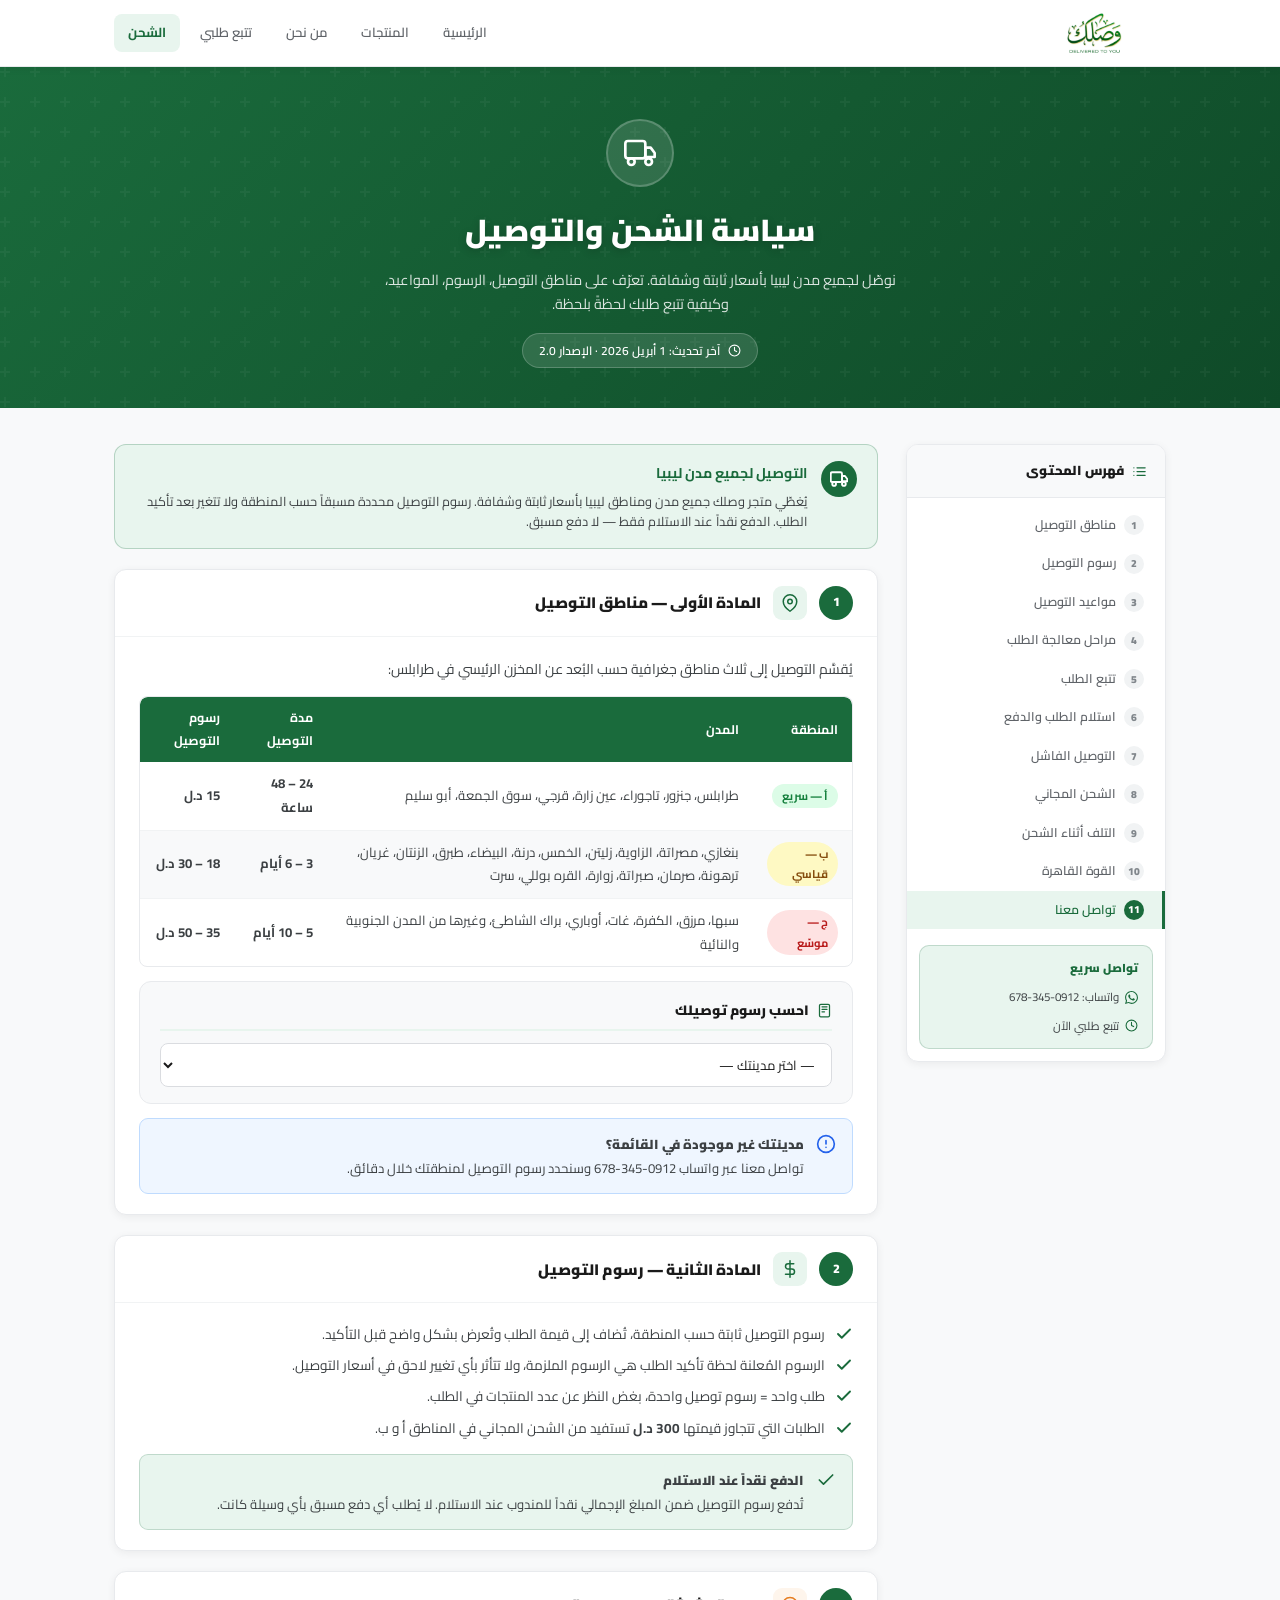
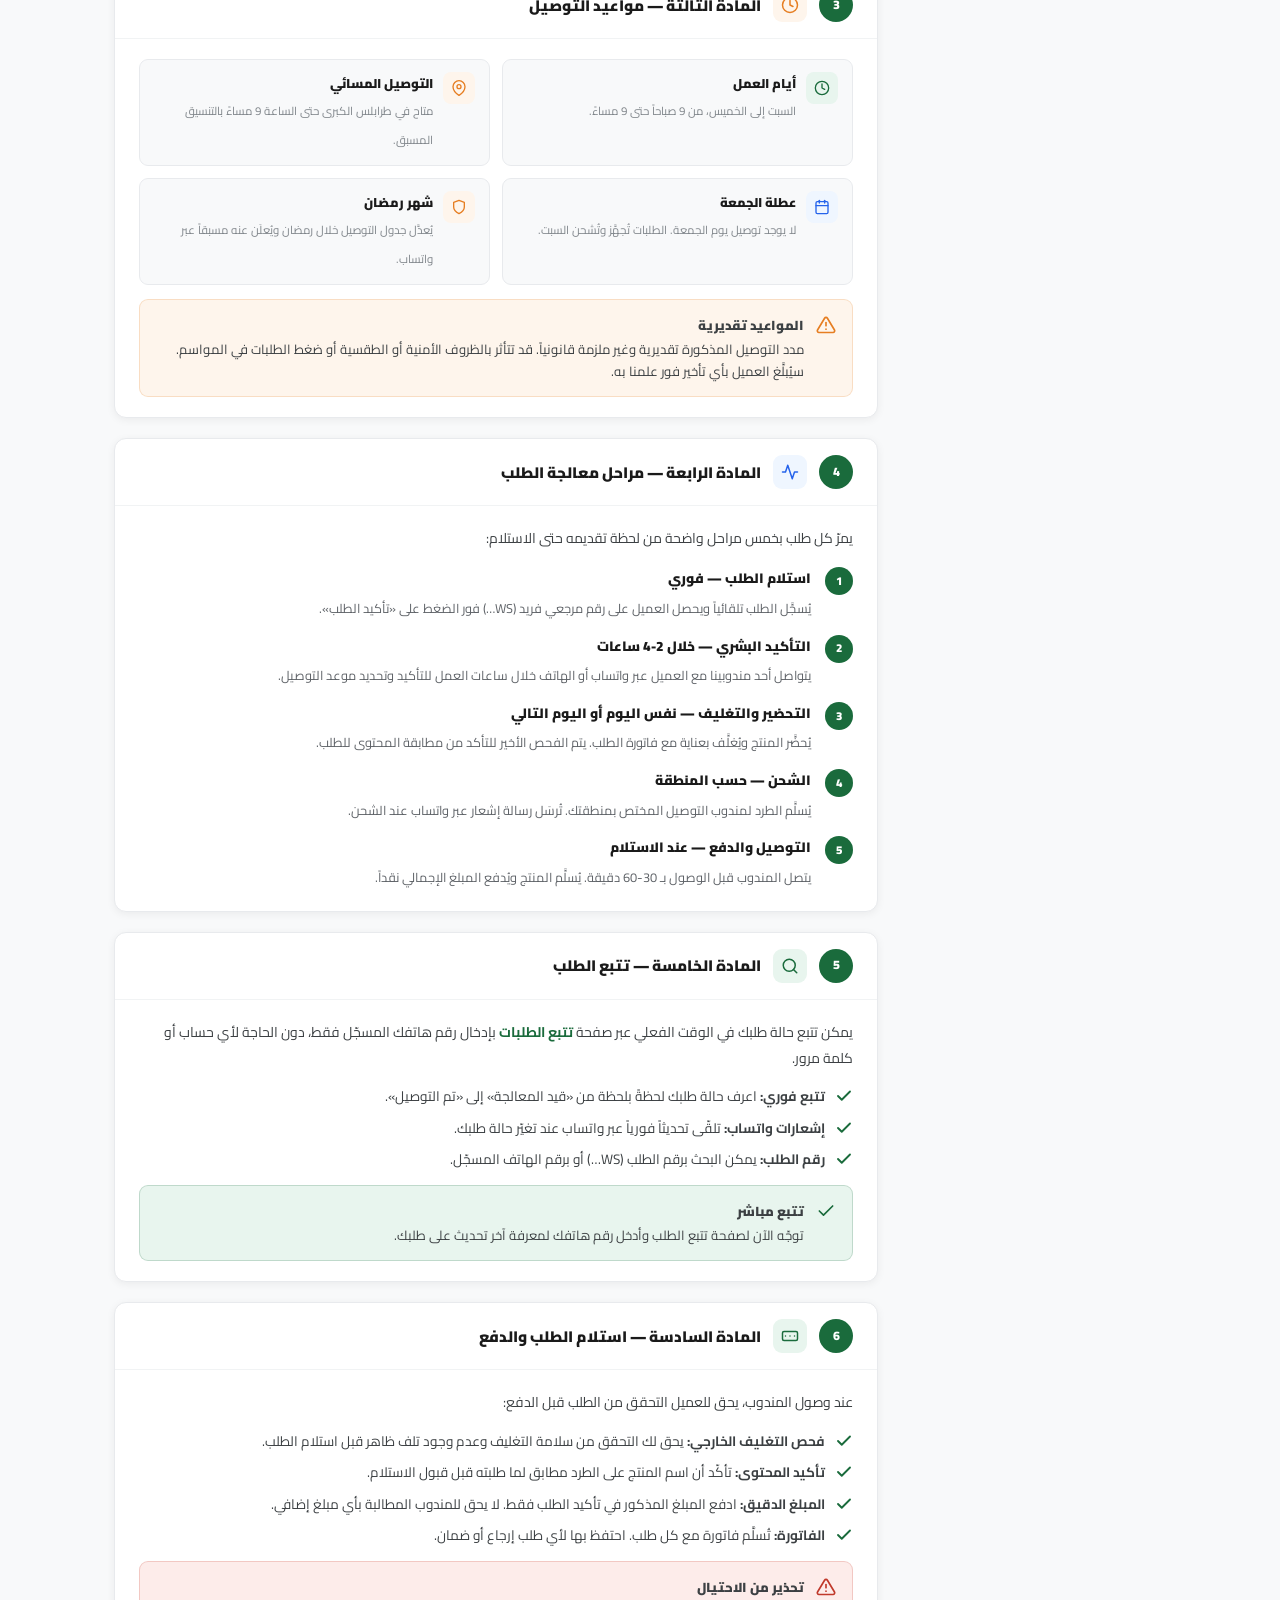
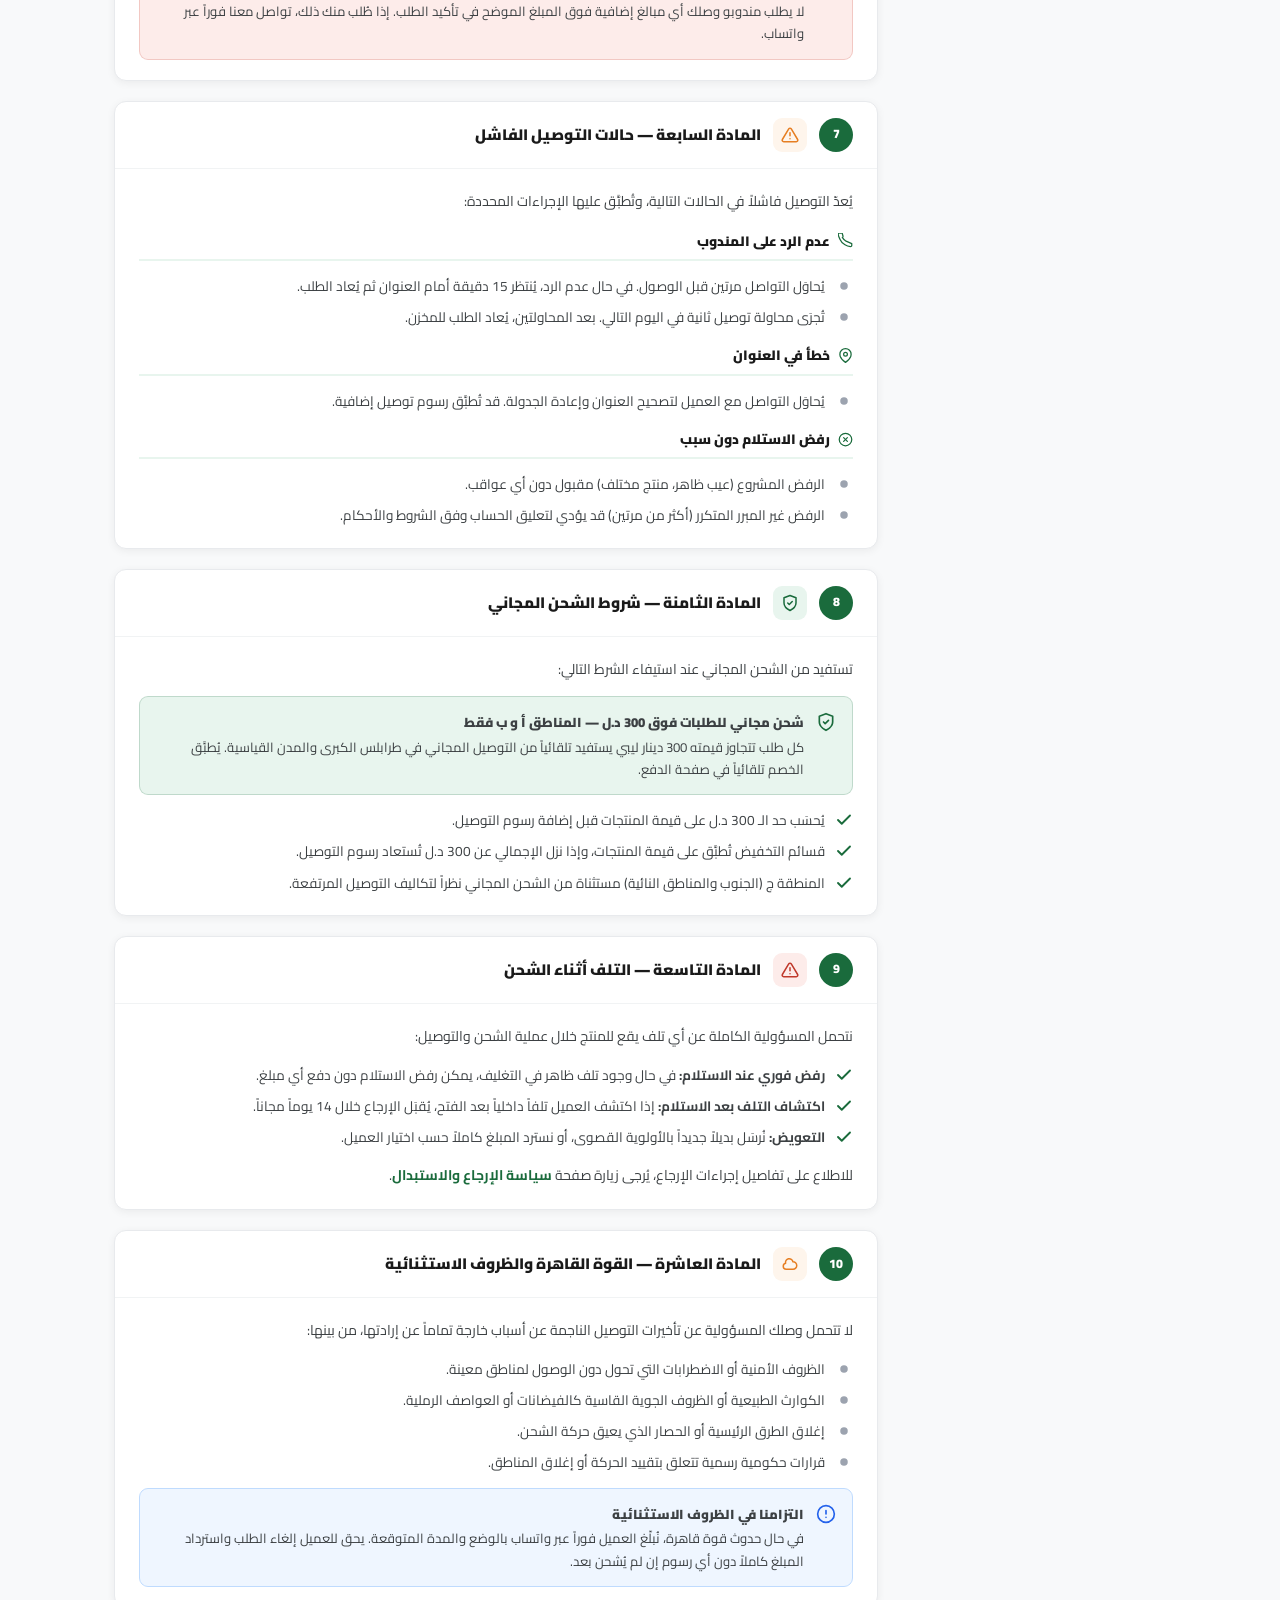
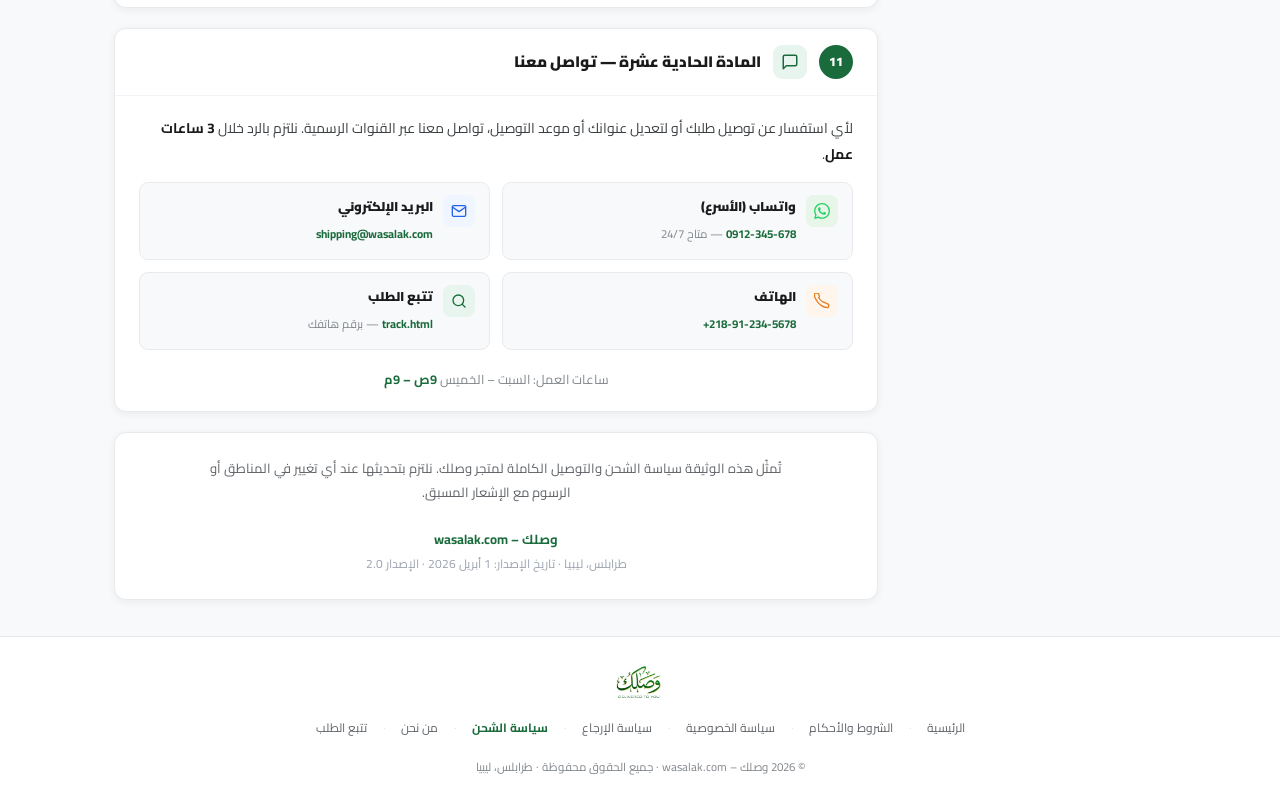
<file: shipping.html>
<!DOCTYPE html>
<html lang="ar" dir="rtl">
<head>
  <meta charset="UTF-8"/>
  <meta name="viewport" content="width=device-width, initial-scale=1.0"/>
  <meta name="description" content="سياسة الشحن والتوصيل لمتجر وصلك — مناطق التوصيل، الرسوم، المواعيد، والتتبع في ليبيا"/>
  <meta name="robots" content="index, follow"/>
  <meta name="theme-color" content="#1a6b3c"/>
  <title>سياسة الشحن والتوصيل | وصلك – wasalak.com</title>
  <link rel="icon" href="assets/favicon.png" type="image/png"/>
  <link rel="preconnect" href="https://fonts.googleapis.com"/>
  <link rel="preconnect" href="https://fonts.gstatic.com" crossorigin/>
  <link href="https://fonts.googleapis.com/css2?family=Cairo:wght@400;600;700;900&family=Tajawal:wght@400;500;700&display=swap" rel="stylesheet"/>
  <link rel="stylesheet" href="css/style.css"/>

  <style>
    /* ============================================================
       SHIPPING PAGE — Référentiel terms.html appliqué à 100%
       ============================================================ */
    :root {
      --green:       #1a6b3c;
      --green-light: #e8f5ee;
      --green-dark:  #145530;
      --green-glow:  rgba(26,107,60,.12);
      --red:         #c0392b;
      --red-light:   #fdecea;
      --orange:      #e67e22;
      --orange-light:#fef5ec;
      --blue:        #2563eb;
      --blue-light:  #eff6ff;
      --gray-50:     #f8f9fa;
      --gray-100:    #f1f3f4;
      --gray-200:    #e8eaed;
      --gray-300:    #dadce0;
      --gray-500:    #80868b;
      --gray-600:    #5f6368;
      --gray-700:    #3c4043;
      --gray-900:    #1a1a1a;
      --white:       #ffffff;
      --radius:      12px;
      --shadow-sm:   0 2px 8px rgba(0,0,0,.06);
      --shadow-md:   0 4px 24px rgba(0,0,0,.09);
      --transition:  .22s cubic-bezier(.4,0,.2,1);
    }

    *, *::before, *::after { box-sizing: border-box; margin: 0; padding: 0; }
    html { scroll-behavior: smooth; }

    body {
      font-family: 'Cairo', 'Tajawal', sans-serif;
      background: var(--gray-50);
      color: var(--gray-900);
      direction: rtl;
      line-height: 1.8;
    }

    /* ══════════════════════════════════════
       HEADER — identique terms.html
       ══════════════════════════════════════ */
    .terms-header {
      background: var(--white);
      border-bottom: 1px solid var(--gray-200);
      position: sticky;
      top: 0;
      z-index: 100;
      box-shadow: var(--shadow-sm);
    }
    .terms-header-inner {
      max-width: 1100px;
      margin: 0 auto;
      padding: 0 24px;
      display: flex;
      align-items: center;
      justify-content: space-between;
      height: 66px;
      gap: 16px;
    }
    .header-logo {
      display: inline-flex;
      align-items: center;
      text-decoration: none;
      flex-shrink: 0;
    }
    .header-logo img {
      height: 42px;
      width: auto;
      object-fit: contain;
      transition: opacity var(--transition);
    }
    .header-logo:hover img { opacity: .85; }
    .logo-fallback {
      font-size: 1.3rem;
      font-weight: 900;
      color: var(--green);
      display: none;
    }
    .header-nav {
      display: flex;
      align-items: center;
      gap: 6px;
    }
    .header-nav a {
      padding: 7px 14px;
      border-radius: 8px;
      font-size: .82rem;
      font-weight: 600;
      color: var(--gray-600);
      text-decoration: none;
      transition: all var(--transition);
    }
    .header-nav a:hover  { background: var(--gray-100); color: var(--gray-900); }
    .header-nav a.active { background: var(--green-light); color: var(--green); font-weight: 700; }

    /* ══════════════════════════════════════
       HERO — identique terms.html
       ══════════════════════════════════════ */
    .terms-hero {
      background: linear-gradient(135deg, #1a6b3c 0%, #0f4a28 100%);
      color: var(--white);
      padding: 52px 24px 40px;
      text-align: center;
      position: relative;
      overflow: hidden;
    }
    .terms-hero::before {
      content: '';
      position: absolute;
      inset: 0;
      background: url("data:image/svg+xml,%3Csvg width='60' height='60' viewBox='0 0 60 60' xmlns='http://www.w3.org/2000/svg'%3E%3Cg fill='none' fill-rule='evenodd'%3E%3Cg fill='%23ffffff' fill-opacity='0.04'%3E%3Cpath d='M36 34v-4h-2v4h-4v2h4v4h2v-4h4v-2h-4zm0-30V0h-2v4h-4v2h4v4h2V6h4V4h-4zM6 34v-4H4v4H0v2h4v4h2v-4h4v-2H6zM6 4V0H4v4H0v2h4v4h2V6h4V4H6z'/%3E%3C/g%3E%3C/g%3E%3C/svg%3E");
    }
    .terms-hero-icon {
      width: 68px; height: 68px;
      background: rgba(255,255,255,.12);
      border-radius: 50%;
      display: flex; align-items: center; justify-content: center;
      margin: 0 auto 16px;
      border: 2px solid rgba(255,255,255,.2);
    }
    .terms-hero-icon svg { width: 32px; height: 32px; color: var(--white); }
    .terms-hero h1 {
      font-size: 1.9rem;
      font-weight: 900;
      margin-bottom: 10px;
      text-shadow: 0 2px 8px rgba(0,0,0,.2);
    }
    .terms-hero p {
      font-size: .9rem;
      opacity: .85;
      max-width: 540px;
      margin: 0 auto 16px;
      line-height: 1.7;
    }
    .terms-meta {
      display: inline-flex;
      align-items: center;
      gap: 8px;
      background: rgba(255,255,255,.12);
      border: 1px solid rgba(255,255,255,.2);
      padding: 6px 16px;
      border-radius: 99px;
      font-size: .75rem;
      font-weight: 600;
    }
    .terms-meta svg { width: 13px; height: 13px; }

    /* ══════════════════════════════════════
       LAYOUT — identique terms.html
       ══════════════════════════════════════ */
    .terms-layout {
      max-width: 1100px;
      margin: 36px auto;
      padding: 0 24px;
      display: grid;
      grid-template-columns: 260px 1fr;
      gap: 28px;
      align-items: start;
    }

    /* ══════════════════════════════════════
       SIDEBAR TOC — identique terms.html
       ══════════════════════════════════════ */
    .toc-sidebar {
      position: sticky;
      top: 86px;
      background: var(--white);
      border-radius: var(--radius);
      border: 1px solid var(--gray-200);
      box-shadow: var(--shadow-sm);
      overflow: hidden;
    }
    .toc-header {
      display: flex;
      align-items: center;
      gap: 8px;
      padding: 14px 18px;
      background: var(--gray-50);
      border-bottom: 1px solid var(--gray-200);
    }
    .toc-header svg  { width: 15px; height: 15px; color: var(--green); }
    .toc-header span { font-size: .82rem; font-weight: 900; color: var(--gray-900); }
    .toc-list { list-style: none; padding: 8px 0; }
    .toc-list li a {
      display: flex;
      align-items: center;
      gap: 8px;
      padding: 8px 18px;
      font-size: .78rem;
      font-weight: 600;
      color: var(--gray-600);
      text-decoration: none;
      transition: all var(--transition);
      border-right: 3px solid transparent;
    }
    .toc-list li a:hover,
    .toc-list li a.toc-active {
      background: var(--green-light);
      color: var(--green);
      border-right-color: var(--green);
    }
    .toc-list li a .toc-num {
      width: 20px; height: 20px;
      background: var(--gray-100);
      border-radius: 50%;
      display: flex; align-items: center; justify-content: center;
      font-size: .65rem;
      font-weight: 900;
      color: var(--gray-500);
      flex-shrink: 0;
    }
    .toc-list li a:hover .toc-num,
    .toc-list li a.toc-active .toc-num { background: var(--green); color: var(--white); }

    .toc-contact {
      margin: 8px 12px 12px;
      background: var(--green-light);
      border: 1px solid rgba(26,107,60,.2);
      border-radius: 10px;
      padding: 12px 14px;
      display: flex;
      flex-direction: column;
      gap: 8px;
    }
    .toc-contact-title { font-size: .72rem; font-weight: 900; color: var(--green); }
    .toc-contact-item {
      display: flex;
      align-items: center;
      gap: 6px;
      font-size: .72rem;
      color: var(--gray-700);
      text-decoration: none;
    }
    .toc-contact-item svg { width: 13px; height: 13px; color: var(--green); flex-shrink: 0; }
    .toc-contact-item:hover { color: var(--green); }

    /* ══════════════════════════════════════
       CONTENT COMPONENTS — identique terms.html
       ══════════════════════════════════════ */
    .terms-content {
      display: flex;
      flex-direction: column;
      gap: 20px;
    }

    /* Alert box */
    .terms-alert {
      display: flex;
      align-items: flex-start;
      gap: 14px;
      background: var(--green-light);
      border: 1px solid rgba(26,107,60,.25);
      border-radius: var(--radius);
      padding: 16px 20px;
    }
    .terms-alert-icon {
      width: 36px; height: 36px;
      background: var(--green);
      border-radius: 50%;
      display: flex; align-items: center; justify-content: center;
      flex-shrink: 0;
    }
    .terms-alert-icon svg { width: 18px; height: 18px; color: var(--white); }
    .terms-alert-text { flex: 1; }
    .terms-alert-text strong { display: block; font-size: .88rem; color: var(--green); margin-bottom: 4px; }
    .terms-alert-text p { font-size: .8rem; color: var(--gray-700); line-height: 1.6; margin: 0; }

    /* Article card */
    .article-card {
      background: var(--white);
      border-radius: var(--radius);
      border: 1px solid var(--gray-200);
      box-shadow: var(--shadow-sm);
      overflow: hidden;
      scroll-margin-top: 90px;
    }
    .article-header {
      display: flex;
      align-items: center;
      gap: 12px;
      padding: 16px 24px;
      border-bottom: 1px solid var(--gray-100);
    }
    .article-num {
      width: 34px; height: 34px;
      background: var(--green);
      border-radius: 50%;
      display: flex; align-items: center; justify-content: center;
      color: var(--white);
      font-size: .78rem;
      font-weight: 900;
      flex-shrink: 0;
    }
    .article-icon {
      width: 34px; height: 34px;
      border-radius: 9px;
      display: flex; align-items: center; justify-content: center;
      flex-shrink: 0;
    }
    .article-icon svg { width: 18px; height: 18px; }
    .article-icon.green  { background: var(--green-light);  color: var(--green); }
    .article-icon.orange { background: var(--orange-light); color: var(--orange); }
    .article-icon.red    { background: var(--red-light);    color: var(--red); }
    .article-icon.blue   { background: var(--blue-light);   color: var(--blue); }
    .article-title {
      font-size: .95rem;
      font-weight: 900;
      color: var(--gray-900);
      flex: 1;
    }
    .article-body {
      padding: 20px 24px;
      display: flex;
      flex-direction: column;
      gap: 14px;
    }
    .article-body p {
      font-size: .875rem;
      color: var(--gray-700);
      line-height: 1.85;
    }
    .article-body p strong { color: var(--gray-900); }
    .article-body p a { color: var(--green); font-weight: 700; text-decoration: none; }
    .article-body p a:hover { text-decoration: underline; }
    .article-body h4 {
      font-size: .85rem;
      font-weight: 900;
      color: var(--gray-900);
      padding-bottom: 6px;
      border-bottom: 2px solid var(--green-light);
      display: flex;
      align-items: center;
      gap: 8px;
    }
    .article-body h4 svg { width: 15px; height: 15px; color: var(--green); }

    /* Listes */
    .terms-list {
      list-style: none;
      display: flex;
      flex-direction: column;
      gap: 8px;
    }
    .terms-list li {
      display: flex;
      align-items: flex-start;
      gap: 10px;
      font-size: .85rem;
      color: var(--gray-700);
      line-height: 1.7;
    }
    .terms-list li .li-icon {
      width: 18px; height: 18px;
      flex-shrink: 0;
      margin-top: 2px;
    }
    .terms-list li .li-icon svg { width: 100%; height: 100%; }
    .terms-list.check  li .li-icon { color: var(--green); }
    .terms-list.cross  li .li-icon { color: var(--red); }
    .terms-list.bullet li .li-icon { color: var(--gray-400); }

    /* Info box */
    .info-box {
      display: flex;
      align-items: flex-start;
      gap: 12px;
      border-radius: 9px;
      padding: 14px 16px;
    }
    .info-box.green  { background: var(--green-light);  border: 1px solid rgba(26,107,60,.2); }
    .info-box.orange { background: var(--orange-light); border: 1px solid rgba(230,126,34,.2); }
    .info-box.red    { background: var(--red-light);    border: 1px solid rgba(192,57,43,.2); }
    .info-box.blue   { background: var(--blue-light);   border: 1px solid #bfdbfe; }
    .info-box-icon { width: 20px; height: 20px; flex-shrink: 0; margin-top: 1px; }
    .info-box-icon svg { width: 100%; height: 100%; }
    .info-box.green  .info-box-icon { color: var(--green); }
    .info-box.orange .info-box-icon { color: var(--orange); }
    .info-box.red    .info-box-icon { color: var(--red); }
    .info-box.blue   .info-box-icon { color: var(--blue); }
    .info-box-text { font-size: .82rem; color: var(--gray-700); line-height: 1.7; flex: 1; }
    .info-box-text strong { display: block; font-weight: 900; margin-bottom: 2px; }

    /* Steps */
    .steps-list { display: flex; flex-direction: column; gap: 12px; }
    .step-item  { display: flex; align-items: flex-start; gap: 14px; }
    .step-item-num {
      width: 28px; height: 28px;
      background: var(--green);
      border-radius: 50%;
      display: flex; align-items: center; justify-content: center;
      color: var(--white);
      font-size: .72rem;
      font-weight: 900;
      flex-shrink: 0;
      margin-top: 1px;
    }
    .step-item-content { flex: 1; }
    .step-item-content strong { display: block; font-size: .85rem; font-weight: 900; color: var(--gray-900); margin-bottom: 2px; }
    .step-item-content span   { font-size: .8rem; color: var(--gray-600); line-height: 1.6; }

    /* Grille garanties */
    .guarantees-grid {
      display: grid;
      grid-template-columns: 1fr 1fr;
      gap: 12px;
    }
    .guarantee-card {
      display: flex;
      align-items: flex-start;
      gap: 10px;
      background: var(--gray-50);
      border: 1px solid var(--gray-200);
      border-radius: 9px;
      padding: 12px 14px;
      transition: border-color var(--transition);
    }
    .guarantee-card:hover { border-color: var(--green); }
    .guarantee-card-icon {
      width: 32px; height: 32px;
      border-radius: 8px;
      background: var(--green-light);
      display: flex; align-items: center; justify-content: center;
      color: var(--green);
      flex-shrink: 0;
    }
    .guarantee-card-icon svg { width: 16px; height: 16px; }
    .guarantee-card-icon.orange { background: var(--orange-light); color: var(--orange); }
    .guarantee-card-icon.red    { background: var(--red-light);    color: var(--red); }
    .guarantee-card-icon.blue   { background: var(--blue-light);   color: var(--blue); }
    .guarantee-card-text strong { display: block; font-size: .8rem; font-weight: 900; color: var(--gray-900); }
    .guarantee-card-text span   { font-size: .72rem; color: var(--gray-500); line-height: 1.5; }

    /* Tableau zones livraison — identique terms.html */
    .delivery-table {
      width: 100%;
      border-collapse: collapse;
      font-size: .82rem;
      border-radius: 8px;
      overflow: hidden;
    }
    .delivery-table thead th {
      background: var(--green);
      color: var(--white);
      padding: 10px 14px;
      text-align: right;
      font-weight: 700;
      font-size: .78rem;
    }
    .delivery-table tbody td {
      padding: 10px 14px;
      border-bottom: 1px solid var(--gray-100);
      color: var(--gray-700);
      vertical-align: middle;
    }
    .delivery-table tbody tr:nth-child(even) td { background: var(--gray-50); }
    .delivery-table tbody tr:last-child td { border-bottom: none; }

    /* Zone badges — identique terms.html */
    .zone-badge {
      display: inline-flex;
      align-items: center;
      gap: 4px;
      padding: 2px 10px;
      border-radius: 99px;
      font-size: .7rem;
      font-weight: 700;
    }
    .zone-a { background: #dcfce7; color: #15803d; }
    .zone-b { background: #fef9c3; color: #854d0e; }
    .zone-c { background: #fee2e2; color: #b91c1c; }

    /* Calculateur */
    .calc-widget {
      background: var(--gray-50);
      border: 1px solid var(--gray-200);
      border-radius: var(--radius);
      padding: 16px 20px;
    }
    .calc-widget h4 {
      font-size: .85rem;
      font-weight: 900;
      color: var(--gray-900);
      margin-bottom: 12px;
      display: flex;
      align-items: center;
      gap: 8px;
    }
    .calc-widget h4 svg { width: 15px; height: 15px; color: var(--green); }
    .calc-row {
      display: flex;
      gap: 10px;
      align-items: flex-end;
      flex-wrap: wrap;
    }
    .calc-row select {
      flex: 1;
      min-width: 160px;
      padding: 8px 12px;
      border: 1px solid var(--gray-300);
      border-radius: 8px;
      font-family: 'Cairo', sans-serif;
      font-size: .82rem;
      color: var(--gray-900);
      background: var(--white);
      cursor: pointer;
      outline: none;
      transition: border-color var(--transition);
      direction: rtl;
    }
    .calc-row select:focus { border-color: var(--green); }
    .calc-result {
      margin-top: 10px;
      padding: 10px 14px;
      background: var(--green-light);
      border: 1px solid rgba(26,107,60,.2);
      border-radius: 8px;
      font-size: .82rem;
      color: var(--green-dark);
      font-weight: 700;
      display: none;
    }
    .calc-result.visible { display: block; }

    /* ══════════════════════════════════════
       FOOTER — identique terms.html
       ══════════════════════════════════════ */
    .terms-footer {
      background: var(--white);
      border-top: 1px solid var(--gray-200);
      padding: 28px 24px;
      margin-top: 20px;
    }
    .terms-footer-inner {
      max-width: 1100px;
      margin: 0 auto;
      display: flex;
      flex-direction: column;
      align-items: center;
      gap: 14px;
      text-align: center;
    }
    .footer-logo img { height: 34px; width: auto; object-fit: contain; }
    .footer-legal-links {
      display: flex;
      align-items: center;
      gap: 6px;
      flex-wrap: wrap;
      justify-content: center;
    }
    .footer-legal-links a {
      font-size: .75rem;
      color: var(--gray-600);
      text-decoration: none;
      padding: 4px 10px;
      border-radius: 6px;
      transition: all var(--transition);
    }
    .footer-legal-links a:hover   { background: var(--green-light); color: var(--green); }
    .footer-legal-links a.current { color: var(--green); font-weight: 700; }
    .footer-sep  { color: var(--gray-300); font-size: .7rem; }
    .footer-copy { font-size: .72rem; color: var(--gray-500); }

    /* ══════════════════════════════════════
       SCROLL-TO-TOP — identique terms.html
       ══════════════════════════════════════ */
    .scroll-top {
      position: fixed;
      bottom: 24px; left: 24px;
      width: 44px; height: 44px;
      background: var(--green);
      color: var(--white);
      border: none;
      border-radius: 50%;
      display: flex; align-items: center; justify-content: center;
      cursor: pointer;
      box-shadow: 0 4px 16px rgba(26,107,60,.35);
      transition: all var(--transition);
      opacity: 0;
      transform: translateY(12px);
      pointer-events: none;
      z-index: 200;
    }
    .scroll-top.visible { opacity: 1; transform: translateY(0); pointer-events: auto; }
    .scroll-top:hover   { background: var(--green-dark); transform: translateY(-2px); }
    .scroll-top svg     { width: 20px; height: 20px; }

    /* ══════════════════════════════════════
       RESPONSIVE — identique terms.html
       ══════════════════════════════════════ */
    @media (max-width: 900px) {
      .terms-layout    { grid-template-columns: 1fr; }
      .toc-sidebar     { position: static; }
      .guarantees-grid { grid-template-columns: 1fr; }
    }
    @media (max-width: 600px) {
      .terms-hero h1  { font-size: 1.4rem; }
      .terms-layout   { padding: 0 14px; margin: 20px auto; }
      .article-body   { padding: 16px; }
      .article-header { padding: 14px 16px; }
      .header-nav     { display: none; }
      .delivery-table { font-size: .72rem; }
      .delivery-table thead th,
      .delivery-table tbody td { padding: 8px; }
    }
  </style>
</head>
<body>

<!-- ═══════════════════════════════════════════
     HEADER — identique terms.html
═══════════════════════════════════════════ -->
<header class="terms-header">
  <div class="terms-header-inner">
    <a href="index.html" class="header-logo" aria-label="وصلك – الرئيسية">
      <img src="assets/logo.png" alt="وصلك | wasalak.com" height="42"
           onerror="this.style.display='none';document.getElementById('logoFallback').style.display='block'"/>
      <span class="logo-fallback" id="logoFallback">وصلك</span>
    </a>
    <nav class="header-nav" aria-label="التنقل الرئيسي">
      <a href="index.html">الرئيسية</a>
      <a href="catalog.html">المنتجات</a>
      <a href="about.html">من نحن</a>
      <a href="track.html">تتبع طلبي</a>
      <a href="shipping.html" class="active" aria-current="page">الشحن</a>
    </nav>
  </div>
</header>

<!-- ═══════════════════════════════════════════
     HERO — identique terms.html, SVG adapté
═══════════════════════════════════════════ -->
<div class="terms-hero" role="banner">
  <div class="terms-hero-icon" aria-hidden="true">
    <svg viewBox="0 0 24 24" fill="none" stroke="currentColor" stroke-width="2"
         stroke-linecap="round" stroke-linejoin="round">
      <rect x="1" y="3" width="15" height="13" rx="2"/>
      <path d="M16 8h4l3 4v3h-7V8z"/>
      <circle cx="5.5" cy="18.5" r="2.5"/>
      <circle cx="18.5" cy="18.5" r="2.5"/>
    </svg>
  </div>
  <h1>سياسة الشحن والتوصيل</h1>
  <p>نوصّل لجميع مدن ليبيا بأسعار ثابتة وشفافة. تعرّف على مناطق التوصيل، الرسوم، المواعيد، وكيفية تتبع طلبك لحظةً بلحظة.</p>
  <div class="terms-meta" aria-label="تاريخ آخر تحديث">
    <svg viewBox="0 0 24 24" fill="none" stroke="currentColor" stroke-width="2"
         stroke-linecap="round" stroke-linejoin="round">
      <circle cx="12" cy="12" r="10"/><polyline points="12 6 12 12 16 14"/>
    </svg>
    آخر تحديث: 1 أبريل 2026 · الإصدار 2.0
  </div>
</div>

<!-- ═══════════════════════════════════════════
     MAIN LAYOUT — identique terms.html
═══════════════════════════════════════════ -->
<div class="terms-layout">

  <!-- ══ SIDEBAR TOC ══ -->
  <aside class="toc-sidebar" aria-label="فهرس المحتوى">
    <div class="toc-header">
      <svg viewBox="0 0 24 24" fill="none" stroke="currentColor" stroke-width="2"
           stroke-linecap="round" stroke-linejoin="round">
        <line x1="8" y1="6" x2="21" y2="6"/><line x1="8" y1="12" x2="21" y2="12"/>
        <line x1="8" y1="18" x2="21" y2="18"/><line x1="3" y1="6" x2="3.01" y2="6"/>
        <line x1="3" y1="12" x2="3.01" y2="12"/><line x1="3" y1="18" x2="3.01" y2="18"/>
      </svg>
      <span>فهرس المحتوى</span>
    </div>
    <ul class="toc-list" role="navigation" aria-label="انتقال سريع للمواد">
      <li><a href="#art1"><span class="toc-num">1</span>مناطق التوصيل</a></li>
      <li><a href="#art2"><span class="toc-num">2</span>رسوم التوصيل</a></li>
      <li><a href="#art3"><span class="toc-num">3</span>مواعيد التوصيل</a></li>
      <li><a href="#art4"><span class="toc-num">4</span>مراحل معالجة الطلب</a></li>
      <li><a href="#art5"><span class="toc-num">5</span>تتبع الطلب</a></li>
      <li><a href="#art6"><span class="toc-num">6</span>استلام الطلب والدفع</a></li>
      <li><a href="#art7"><span class="toc-num">7</span>التوصيل الفاشل</a></li>
      <li><a href="#art8"><span class="toc-num">8</span>الشحن المجاني</a></li>
      <li><a href="#art9"><span class="toc-num">9</span>التلف أثناء الشحن</a></li>
      <li><a href="#art10"><span class="toc-num">10</span>القوة القاهرة</a></li>
      <li><a href="#art11"><span class="toc-num">11</span>تواصل معنا</a></li>
    </ul>

    <!-- Calculateur rapide -->
    <div class="toc-contact" role="complementary" aria-label="تواصل سريع">
      <div class="toc-contact-title">تواصل سريع</div>
      <a href="https://wa.me/218912345678" class="toc-contact-item"
         target="_blank" rel="noopener" aria-label="واتساب">
        <svg viewBox="0 0 24 24" fill="currentColor">
          <path d="M17.472 14.382c-.297-.149-1.758-.867-2.03-.967-.273-.099-.471-.148-.67.15-.197.297-.767.966-.94 1.164-.173.199-.347.223-.644.075-.297-.15-1.255-.463-2.39-1.475-.883-.788-1.48-1.761-1.653-2.059-.173-.297-.018-.458.13-.606.134-.133.298-.347.446-.52.149-.174.198-.298.298-.497.099-.198.05-.371-.025-.52-.075-.149-.669-1.612-.916-2.207-.242-.579-.487-.5-.669-.51-.173-.008-.371-.01-.57-.01-.198 0-.52.074-.792.372-.272.297-1.04 1.016-1.04 2.479 0 1.462 1.065 2.875 1.213 3.074.149.198 2.096 3.2 5.077 4.487.709.306 1.262.489 1.694.625.712.227 1.36.195 1.871.118.571-.085 1.758-.719 2.006-1.413.248-.694.248-1.289.173-1.413-.074-.124-.272-.198-.57-.347m-5.421 7.403h-.004a9.87 9.87 0 01-5.031-1.378l-.361-.214-3.741.982.998-3.648-.235-.374a9.86 9.86 0 01-1.51-5.26c.001-5.45 4.436-9.884 9.888-9.884 2.64 0 5.122 1.03 6.988 2.898a9.825 9.825 0 012.893 6.994c-.003 5.45-4.437 9.884-9.885 9.884m8.413-18.297A11.815 11.815 0 0012.05 0C5.495 0 .16 5.335.157 11.892c0 2.096.547 4.142 1.588 5.945L.057 24l6.305-1.654a11.882 11.882 0 005.683 1.448h.005c6.554 0 11.89-5.335 11.893-11.893a11.821 11.821 0 00-3.48-8.413z"/>
        </svg>
        واتساب: 0912-345-678
      </a>
      <a href="track.html" class="toc-contact-item" aria-label="تتبع الطلب">
        <svg viewBox="0 0 24 24" fill="none" stroke="currentColor" stroke-width="2"
             stroke-linecap="round" stroke-linejoin="round">
          <circle cx="12" cy="12" r="10"/><polyline points="12 6 12 12 16 14"/>
        </svg>
        تتبع طلبي الآن
      </a>
    </div>
  </aside>

  <!-- ══ CONTENT ══ -->
  <main class="terms-content" id="shippingContent">

    <!-- Alert intro -->
    <div class="terms-alert" role="note">
      <div class="terms-alert-icon" aria-hidden="true">
        <svg viewBox="0 0 24 24" fill="none" stroke="currentColor" stroke-width="2.5"
             stroke-linecap="round" stroke-linejoin="round">
          <rect x="1" y="3" width="15" height="13" rx="2"/>
          <path d="M16 8h4l3 4v3h-7V8z"/>
          <circle cx="5.5" cy="18.5" r="2.5"/>
          <circle cx="18.5" cy="18.5" r="2.5"/>
        </svg>
      </div>
      <div class="terms-alert-text">
        <strong>التوصيل لجميع مدن ليبيا</strong>
        <p>يُغطّي متجر وصلك جميع مدن ومناطق ليبيا بأسعار ثابتة وشفافة. رسوم التوصيل محددة مسبقاً حسب المنطقة ولا تتغير بعد تأكيد الطلب. الدفع نقداً عند الاستلام فقط — لا دفع مسبق.</p>
      </div>
    </div>

    <!-- ══════════ ART. 1 — مناطق التوصيل ══════════ -->
    <article class="article-card" id="art1">
      <div class="article-header">
        <div class="article-num" aria-hidden="true">1</div>
        <div class="article-icon green" aria-hidden="true">
          <svg viewBox="0 0 24 24" fill="none" stroke="currentColor" stroke-width="2"
               stroke-linecap="round" stroke-linejoin="round">
            <path d="M21 10c0 7-9 13-9 13S3 17 3 10a9 9 0 0118 0z"/>
            <circle cx="12" cy="10" r="3"/>
          </svg>
        </div>
        <h2 class="article-title">المادة الأولى — مناطق التوصيل</h2>
      </div>
      <div class="article-body">
        <p>يُقسَّم التوصيل إلى ثلاث مناطق جغرافية حسب البُعد عن المخزن الرئيسي في طرابلس:</p>

        <div style="overflow-x:auto; border-radius:8px; border:1px solid var(--gray-200)">
          <table class="delivery-table" aria-label="جدول مناطق ورسوم التوصيل">
            <thead>
              <tr>
                <th scope="col">المنطقة</th>
                <th scope="col">المدن</th>
                <th scope="col">مدة التوصيل</th>
                <th scope="col">رسوم التوصيل</th>
              </tr>
            </thead>
            <tbody>
              <tr>
                <td><span class="zone-badge zone-a">أ — سريع</span></td>
                <td>طرابلس، جنزور، تاجوراء، عين زارة، قرجي، سوق الجمعة، أبو سليم</td>
                <td><strong>24 – 48 ساعة</strong></td>
                <td><strong>15 د.ل</strong></td>
              </tr>
              <tr>
                <td><span class="zone-badge zone-b">ب — قياسي</span></td>
                <td>بنغازي، مصراتة، الزاوية، زليتن، الخمس، درنة، البيضاء، طبرق، الزنتان، غريان، ترهونة، صرمان، صبراتة، زوارة، القره بوللي، سرت</td>
                <td><strong>3 – 6 أيام</strong></td>
                <td><strong>18 – 30 د.ل</strong></td>
              </tr>
              <tr>
                <td><span class="zone-badge zone-c">ج — موسّع</span></td>
                <td>سبها، مرزق، الكفرة، غات، أوباري، براك الشاطئ، وغيرها من المدن الجنوبية والنائية</td>
                <td><strong>5 – 10 أيام</strong></td>
                <td><strong>35 – 50 د.ل</strong></td>
              </tr>
            </tbody>
          </table>
        </div>

        <!-- Calculateur de frais -->
        <div class="calc-widget">
          <h4>
            <svg viewBox="0 0 24 24" fill="none" stroke="currentColor" stroke-width="2"
                 stroke-linecap="round" stroke-linejoin="round">
              <rect x="4" y="2" width="16" height="20" rx="2"/>
              <line x1="8" y1="6" x2="16" y2="6"/>
              <line x1="8" y1="10" x2="16" y2="10"/>
              <line x1="8" y1="14" x2="12" y2="14"/>
            </svg>
            احسب رسوم توصيلك
          </h4>
          <div class="calc-row">
            <select id="citySelect" aria-label="اختر مدينتك" onchange="calcShipping()">
              <option value="">— اختر مدينتك —</option>
              <optgroup label="المنطقة أ — سريع (24-48 س)">
                <option value="a|15 د.ل|24 – 48 ساعة">طرابلس</option>
                <option value="a|15 د.ل|24 – 48 ساعة">جنزور</option>
                <option value="a|15 د.ل|24 – 48 ساعة">تاجوراء</option>
                <option value="a|15 د.ل|24 – 48 ساعة">عين زارة</option>
                <option value="a|15 د.ل|24 – 48 ساعة">قرجي</option>
                <option value="a|15 د.ل|24 – 48 ساعة">أبو سليم</option>
              </optgroup>
              <optgroup label="المنطقة ب — قياسي (3-6 أيام)">
                <option value="b|25 د.ل|3 – 5 أيام">بنغازي</option>
                <option value="b|22 د.ل|3 – 4 أيام">مصراتة</option>
                <option value="b|18 د.ل|2 – 3 أيام">الزاوية</option>
                <option value="b|20 د.ل|2 – 4 أيام">زليتن</option>
                <option value="b|20 د.ل|2 – 3 أيام">الخمس</option>
                <option value="b|28 د.ل|4 – 6 أيام">درنة</option>
                <option value="b|28 د.ل|4 – 6 أيام">البيضاء</option>
                <option value="b|30 د.ل|5 – 6 أيام">طبرق</option>
                <option value="b|22 د.ل|3 – 5 أيام">الزنتان</option>
                <option value="b|22 د.ل|3 – 4 أيام">غريان</option>
                <option value="b|20 د.ل|2 – 4 أيام">ترهونة</option>
                <option value="b|18 د.ل|2 – 3 أيام">صرمان</option>
                <option value="b|18 د.ل|2 – 3 أيام">صبراتة</option>
                <option value="b|20 د.ل|2 – 4 أيام">زوارة</option>
                <option value="b|25 د.ل|3 – 5 أيام">سرت</option>
              </optgroup>
              <optgroup label="المنطقة ج — موسّع (5-10 أيام)">
                <option value="c|40 د.ل|5 – 7 أيام">سبها</option>
                <option value="c|45 د.ل|7 – 10 أيام">مرزق</option>
                <option value="c|50 د.ل|8 – 10 أيام">الكفرة</option>
                <option value="c|45 د.ل|7 – 10 أيام">غات</option>
                <option value="c|42 د.ل|6 – 9 أيام">أوباري</option>
                <option value="c|38 د.ل|5 – 8 أيام">براك الشاطئ</option>
              </optgroup>
            </select>
          </div>
          <div class="calc-result" id="calcResult" role="status" aria-live="polite"></div>
        </div>

        <div class="info-box blue">
          <span class="info-box-icon" aria-hidden="true">
            <svg viewBox="0 0 24 24" fill="none" stroke="currentColor" stroke-width="2"
                 stroke-linecap="round" stroke-linejoin="round">
              <circle cx="12" cy="12" r="10"/>
              <line x1="12" y1="8" x2="12" y2="12"/>
              <line x1="12" y1="16" x2="12.01" y2="16"/>
            </svg>
          </span>
          <div class="info-box-text">
            <strong>مدينتك غير موجودة في القائمة؟</strong>
            تواصل معنا عبر واتساب <a href="https://wa.me/218912345678" target="_blank" rel="noopener">0912-345-678</a> وسنحدد رسوم التوصيل لمنطقتك خلال دقائق.
          </div>
        </div>
      </div>
    </article>

    <!-- ══════════ ART. 2 — رسوم التوصيل ══════════ -->
    <article class="article-card" id="art2">
      <div class="article-header">
        <div class="article-num" aria-hidden="true">2</div>
        <div class="article-icon green" aria-hidden="true">
          <svg viewBox="0 0 24 24" fill="none" stroke="currentColor" stroke-width="2"
               stroke-linecap="round" stroke-linejoin="round">
            <line x1="12" y1="1" x2="12" y2="23"/>
            <path d="M17 5H9.5a3.5 3.5 0 000 7h5a3.5 3.5 0 010 7H6"/>
          </svg>
        </div>
        <h2 class="article-title">المادة الثانية — رسوم التوصيل</h2>
      </div>
      <div class="article-body">
        <ul class="terms-list check">
          <li>
            <span class="li-icon" aria-hidden="true"><svg viewBox="0 0 24 24" fill="none" stroke="currentColor" stroke-width="2.5" stroke-linecap="round" stroke-linejoin="round"><polyline points="20 6 9 17 4 12"/></svg></span>
            <span>رسوم التوصيل ثابتة حسب المنطقة، تُضاف إلى قيمة الطلب وتُعرض بشكل واضح قبل التأكيد.</span>
          </li>
          <li>
            <span class="li-icon" aria-hidden="true"><svg viewBox="0 0 24 24" fill="none" stroke="currentColor" stroke-width="2.5" stroke-linecap="round" stroke-linejoin="round"><polyline points="20 6 9 17 4 12"/></svg></span>
            <span>الرسوم المُعلنة لحظة تأكيد الطلب هي الرسوم الملزمة، ولا تتأثر بأي تغيير لاحق في أسعار التوصيل.</span>
          </li>
          <li>
            <span class="li-icon" aria-hidden="true"><svg viewBox="0 0 24 24" fill="none" stroke="currentColor" stroke-width="2.5" stroke-linecap="round" stroke-linejoin="round"><polyline points="20 6 9 17 4 12"/></svg></span>
            <span>طلب واحد = رسوم توصيل واحدة، بغض النظر عن عدد المنتجات في الطلب.</span>
          </li>
          <li>
            <span class="li-icon" aria-hidden="true"><svg viewBox="0 0 24 24" fill="none" stroke="currentColor" stroke-width="2.5" stroke-linecap="round" stroke-linejoin="round"><polyline points="20 6 9 17 4 12"/></svg></span>
            <span>الطلبات التي تتجاوز قيمتها <strong>300 د.ل</strong> تستفيد من الشحن المجاني في المناطق أ و ب.</span>
          </li>
        </ul>
        <div class="info-box green">
          <span class="info-box-icon" aria-hidden="true">
            <svg viewBox="0 0 24 24" fill="none" stroke="currentColor" stroke-width="2"
                 stroke-linecap="round" stroke-linejoin="round">
              <polyline points="20 6 9 17 4 12"/>
            </svg>
          </span>
          <div class="info-box-text">
            <strong>الدفع نقداً عند الاستلام</strong>
            تُدفع رسوم التوصيل ضمن المبلغ الإجمالي نقداً للمندوب عند الاستلام. لا يُطلب أي دفع مسبق بأي وسيلة كانت.
          </div>
        </div>
      </div>
    </article>

    <!-- ══════════ ART. 3 — مواعيد التوصيل ══════════ -->
    <article class="article-card" id="art3">
      <div class="article-header">
        <div class="article-num" aria-hidden="true">3</div>
        <div class="article-icon orange" aria-hidden="true">
          <svg viewBox="0 0 24 24" fill="none" stroke="currentColor" stroke-width="2"
               stroke-linecap="round" stroke-linejoin="round">
            <circle cx="12" cy="12" r="10"/><polyline points="12 6 12 12 16 14"/>
          </svg>
        </div>
        <h2 class="article-title">المادة الثالثة — مواعيد التوصيل</h2>
      </div>
      <div class="article-body">
        <div class="guarantees-grid">
          <div class="guarantee-card">
            <div class="guarantee-card-icon" aria-hidden="true">
              <svg viewBox="0 0 24 24" fill="none" stroke="currentColor" stroke-width="2"
                   stroke-linecap="round" stroke-linejoin="round">
                <circle cx="12" cy="12" r="10"/><polyline points="12 6 12 12 16 14"/>
              </svg>
            </div>
            <div class="guarantee-card-text">
              <strong>أيام العمل</strong>
              <span>السبت إلى الخميس، من 9 صباحاً حتى 9 مساءً.</span>
            </div>
          </div>
          <div class="guarantee-card">
            <div class="guarantee-card-icon orange" aria-hidden="true">
              <svg viewBox="0 0 24 24" fill="none" stroke="currentColor" stroke-width="2"
                   stroke-linecap="round" stroke-linejoin="round">
                <path d="M21 10c0 7-9 13-9 13S3 17 3 10a9 9 0 0118 0z"/>
                <circle cx="12" cy="10" r="3"/>
              </svg>
            </div>
            <div class="guarantee-card-text">
              <strong>التوصيل المسائي</strong>
              <span>متاح في طرابلس الكبرى حتى الساعة 9 مساءً بالتنسيق المسبق.</span>
            </div>
          </div>
          <div class="guarantee-card">
            <div class="guarantee-card-icon blue" aria-hidden="true">
              <svg viewBox="0 0 24 24" fill="none" stroke="currentColor" stroke-width="2"
                   stroke-linecap="round" stroke-linejoin="round">
                <rect x="3" y="4" width="18" height="18" rx="2"/>
                <line x1="16" y1="2" x2="16" y2="6"/>
                <line x1="8" y1="2" x2="8" y2="6"/>
                <line x1="3" y1="10" x2="21" y2="10"/>
              </svg>
            </div>
            <div class="guarantee-card-text">
              <strong>عطلة الجمعة</strong>
              <span>لا يوجد توصيل يوم الجمعة. الطلبات تُجهَّز وتُشحن السبت.</span>
            </div>
          </div>
          <div class="guarantee-card">
            <div class="guarantee-card-icon orange" aria-hidden="true">
              <svg viewBox="0 0 24 24" fill="none" stroke="currentColor" stroke-width="2"
                   stroke-linecap="round" stroke-linejoin="round">
                <path d="M12 22s8-4 8-10V5l-8-3-8 3v7c0 6 8 10 8 10z"/>
              </svg>
            </div>
            <div class="guarantee-card-text">
              <strong>شهر رمضان</strong>
              <span>يُعدَّل جدول التوصيل خلال رمضان ويُعلَن عنه مسبقاً عبر واتساب.</span>
            </div>
          </div>
        </div>
        <div class="info-box orange">
          <span class="info-box-icon" aria-hidden="true">
            <svg viewBox="0 0 24 24" fill="none" stroke="currentColor" stroke-width="2"
                 stroke-linecap="round" stroke-linejoin="round">
              <path d="M10.29 3.86L1.82 18a2 2 0 001.71 3h16.94a2 2 0 001.71-3L13.71 3.86a2 2 0 00-3.42 0z"/>
              <line x1="12" y1="9" x2="12" y2="13"/>
              <line x1="12" y1="17" x2="12.01" y2="17"/>
            </svg>
          </span>
          <div class="info-box-text">
            <strong>المواعيد تقديرية</strong>
            مدد التوصيل المذكورة تقديرية وغير ملزمة قانونياً. قد تتأثر بالظروف الأمنية أو الطقسية أو ضغط الطلبات في المواسم. سيُبلَّغ العميل بأي تأخير فور علمنا به.
          </div>
        </div>
      </div>
    </article>

    <!-- ══════════ ART. 4 — مراحل معالجة الطلب ══════════ -->
    <article class="article-card" id="art4">
      <div class="article-header">
        <div class="article-num" aria-hidden="true">4</div>
        <div class="article-icon blue" aria-hidden="true">
          <svg viewBox="0 0 24 24" fill="none" stroke="currentColor" stroke-width="2"
               stroke-linecap="round" stroke-linejoin="round">
            <polyline points="22 12 18 12 15 21 9 3 6 12 2 12"/>
          </svg>
        </div>
        <h2 class="article-title">المادة الرابعة — مراحل معالجة الطلب</h2>
      </div>
      <div class="article-body">
        <p>يمرّ كل طلب بخمس مراحل واضحة من لحظة تقديمه حتى الاستلام:</p>
        <div class="steps-list">
          <div class="step-item">
            <div class="step-item-num" aria-hidden="true">1</div>
            <div class="step-item-content">
              <strong>استلام الطلب — فوري</strong>
              <span>يُسجَّل الطلب تلقائياً ويحصل العميل على رقم مرجعي فريد (WS…) فور الضغط على «تأكيد الطلب».</span>
            </div>
          </div>
          <div class="step-item">
            <div class="step-item-num" aria-hidden="true">2</div>
            <div class="step-item-content">
              <strong>التأكيد البشري — خلال 2-4 ساعات</strong>
              <span>يتواصل أحد مندوبينا مع العميل عبر واتساب أو الهاتف خلال ساعات العمل للتأكيد وتحديد موعد التوصيل.</span>
            </div>
          </div>
          <div class="step-item">
            <div class="step-item-num" aria-hidden="true">3</div>
            <div class="step-item-content">
              <strong>التحضير والتغليف — نفس اليوم أو اليوم التالي</strong>
              <span>يُحضَّر المنتج ويُغلَّف بعناية مع فاتورة الطلب. يتم الفحص الأخير للتأكد من مطابقة المحتوى للطلب.</span>
            </div>
          </div>
          <div class="step-item">
            <div class="step-item-num" aria-hidden="true">4</div>
            <div class="step-item-content">
              <strong>الشحن — حسب المنطقة</strong>
              <span>يُسلَّم الطرد لمندوب التوصيل المختص بمنطقتك. تُرسَل رسالة إشعار عبر واتساب عند الشحن.</span>
            </div>
          </div>
          <div class="step-item">
            <div class="step-item-num" aria-hidden="true">5</div>
            <div class="step-item-content">
              <strong>التوصيل والدفع — عند الاستلام</strong>
              <span>يتصل المندوب قبل الوصول بـ 30-60 دقيقة. يُسلَّم المنتج ويُدفع المبلغ الإجمالي نقداً.</span>
            </div>
          </div>
        </div>
      </div>
    </article>

    <!-- ══════════ ART. 5 — تتبع الطلب ══════════ -->
    <article class="article-card" id="art5">
      <div class="article-header">
        <div class="article-num" aria-hidden="true">5</div>
        <div class="article-icon green" aria-hidden="true">
          <svg viewBox="0 0 24 24" fill="none" stroke="currentColor" stroke-width="2"
               stroke-linecap="round" stroke-linejoin="round">
            <circle cx="11" cy="11" r="8"/>
            <line x1="21" y1="21" x2="16.65" y2="16.65"/>
          </svg>
        </div>
        <h2 class="article-title">المادة الخامسة — تتبع الطلب</h2>
      </div>
      <div class="article-body">
        <p>يمكن تتبع حالة طلبك في الوقت الفعلي عبر صفحة <a href="track.html">تتبع الطلبات</a> بإدخال رقم هاتفك المسجّل فقط، دون الحاجة لأي حساب أو كلمة مرور.</p>
        <ul class="terms-list check">
          <li>
            <span class="li-icon" aria-hidden="true"><svg viewBox="0 0 24 24" fill="none" stroke="currentColor" stroke-width="2.5" stroke-linecap="round" stroke-linejoin="round"><polyline points="20 6 9 17 4 12"/></svg></span>
            <span><strong>تتبع فوري:</strong> اعرف حالة طلبك لحظةً بلحظة من «قيد المعالجة» إلى «تم التوصيل».</span>
          </li>
          <li>
            <span class="li-icon" aria-hidden="true"><svg viewBox="0 0 24 24" fill="none" stroke="currentColor" stroke-width="2.5" stroke-linecap="round" stroke-linejoin="round"><polyline points="20 6 9 17 4 12"/></svg></span>
            <span><strong>إشعارات واتساب:</strong> تلقّى تحديثاً فورياً عبر واتساب عند تغيّر حالة طلبك.</span>
          </li>
          <li>
            <span class="li-icon" aria-hidden="true"><svg viewBox="0 0 24 24" fill="none" stroke="currentColor" stroke-width="2.5" stroke-linecap="round" stroke-linejoin="round"><polyline points="20 6 9 17 4 12"/></svg></span>
            <span><strong>رقم الطلب:</strong> يمكن البحث برقم الطلب (WS…) أو برقم الهاتف المسجّل.</span>
          </li>
        </ul>
        <div class="info-box green">
          <span class="info-box-icon" aria-hidden="true">
            <svg viewBox="0 0 24 24" fill="none" stroke="currentColor" stroke-width="2"
                 stroke-linecap="round" stroke-linejoin="round">
              <polyline points="20 6 9 17 4 12"/>
            </svg>
          </span>
          <div class="info-box-text">
            <strong>تتبع مباشر</strong>
            توجّه الآن لصفحة <a href="track.html">تتبع الطلب</a> وأدخل رقم هاتفك لمعرفة آخر تحديث على طلبك.
          </div>
        </div>
      </div>
    </article>

    <!-- ══════════ ART. 6 — الاستلام والدفع ══════════ -->
    <article class="article-card" id="art6">
      <div class="article-header">
        <div class="article-num" aria-hidden="true">6</div>
        <div class="article-icon green" aria-hidden="true">
          <svg viewBox="0 0 24 24" fill="none" stroke="currentColor" stroke-width="2"
               stroke-linecap="round" stroke-linejoin="round">
            <rect x="2" y="6" width="20" height="12" rx="2"/>
            <path d="M12 12h.01M6 12h.01M18 12h.01"/>
          </svg>
        </div>
        <h2 class="article-title">المادة السادسة — استلام الطلب والدفع</h2>
      </div>
      <div class="article-body">
        <p>عند وصول المندوب، يحق للعميل التحقق من الطلب قبل الدفع:</p>
        <ul class="terms-list check">
          <li>
            <span class="li-icon" aria-hidden="true"><svg viewBox="0 0 24 24" fill="none" stroke="currentColor" stroke-width="2.5" stroke-linecap="round" stroke-linejoin="round"><polyline points="20 6 9 17 4 12"/></svg></span>
            <span><strong>فحص التغليف الخارجي:</strong> يحق لك التحقق من سلامة التغليف وعدم وجود تلف ظاهر قبل استلام الطلب.</span>
          </li>
          <li>
            <span class="li-icon" aria-hidden="true"><svg viewBox="0 0 24 24" fill="none" stroke="currentColor" stroke-width="2.5" stroke-linecap="round" stroke-linejoin="round"><polyline points="20 6 9 17 4 12"/></svg></span>
            <span><strong>تأكيد المحتوى:</strong> تأكّد أن اسم المنتج على الطرد مطابق لما طلبته قبل قبول الاستلام.</span>
          </li>
          <li>
            <span class="li-icon" aria-hidden="true"><svg viewBox="0 0 24 24" fill="none" stroke="currentColor" stroke-width="2.5" stroke-linecap="round" stroke-linejoin="round"><polyline points="20 6 9 17 4 12"/></svg></span>
            <span><strong>المبلغ الدقيق:</strong> ادفع المبلغ المذكور في تأكيد الطلب فقط. لا يحق للمندوب المطالبة بأي مبلغ إضافي.</span>
          </li>
          <li>
            <span class="li-icon" aria-hidden="true"><svg viewBox="0 0 24 24" fill="none" stroke="currentColor" stroke-width="2.5" stroke-linecap="round" stroke-linejoin="round"><polyline points="20 6 9 17 4 12"/></svg></span>
            <span><strong>الفاتورة:</strong> تُسلَّم فاتورة مع كل طلب. احتفظ بها لأي طلب إرجاع أو ضمان.</span>
          </li>
        </ul>
        <div class="info-box red">
          <span class="info-box-icon" aria-hidden="true">
            <svg viewBox="0 0 24 24" fill="none" stroke="currentColor" stroke-width="2"
                 stroke-linecap="round" stroke-linejoin="round">
              <path d="M10.29 3.86L1.82 18a2 2 0 001.71 3h16.94a2 2 0 001.71-3L13.71 3.86a2 2 0 00-3.42 0z"/>
              <line x1="12" y1="9" x2="12" y2="13"/>
              <line x1="12" y1="17" x2="12.01" y2="17"/>
            </svg>
          </span>
          <div class="info-box-text">
            <strong>تحذير من الاحتيال</strong>
            لا يطلب مندوبو وصلك أي مبالغ إضافية فوق المبلغ الموضح في تأكيد الطلب. إذا طُلب منك ذلك، تواصل معنا فوراً عبر واتساب.
          </div>
        </div>
      </div>
    </article>

    <!-- ══════════ ART. 7 — التوصيل الفاشل ══════════ -->
    <article class="article-card" id="art7">
      <div class="article-header">
        <div class="article-num" aria-hidden="true">7</div>
        <div class="article-icon orange" aria-hidden="true">
          <svg viewBox="0 0 24 24" fill="none" stroke="currentColor" stroke-width="2"
               stroke-linecap="round" stroke-linejoin="round">
            <path d="M10.29 3.86L1.82 18a2 2 0 001.71 3h16.94a2 2 0 001.71-3L13.71 3.86a2 2 0 00-3.42 0z"/>
            <line x1="12" y1="9" x2="12" y2="13"/>
            <line x1="12" y1="17" x2="12.01" y2="17"/>
          </svg>
        </div>
        <h2 class="article-title">المادة السابعة — حالات التوصيل الفاشل</h2>
      </div>
      <div class="article-body">
        <p>يُعدّ التوصيل فاشلاً في الحالات التالية، وتُطبَّق عليها الإجراءات المحددة:</p>
        <h4>
          <svg viewBox="0 0 24 24" fill="none" stroke="currentColor" stroke-width="2"
               stroke-linecap="round" stroke-linejoin="round">
            <path d="M22 16.92v3a2 2 0 01-2.18 2 19.79 19.79 0 01-8.63-3.07A19.5 19.5 0 013.07 9.81 19.79 19.79 0 01.22 1.18 2 2 0 012.18 0h3a2 2 0 012 1.72 12.84 12.84 0 00.7 2.81 2 2 0 01-.45 2.11L6.91 7.09a16 16 0 006 6z"/>
          </svg>
          عدم الرد على المندوب
        </h4>
        <ul class="terms-list bullet">
          <li>
            <span class="li-icon" aria-hidden="true"><svg viewBox="0 0 24 24" fill="currentColor"><circle cx="12" cy="12" r="5"/></svg></span>
            <span>يُحاوَل التواصل مرتين قبل الوصول. في حال عدم الرد، يُنتظر 15 دقيقة أمام العنوان ثم يُعاد الطلب.</span>
          </li>
          <li>
            <span class="li-icon" aria-hidden="true"><svg viewBox="0 0 24 24" fill="currentColor"><circle cx="12" cy="12" r="5"/></svg></span>
            <span>تُجرَى محاولة توصيل ثانية في اليوم التالي. بعد المحاولتين، يُعاد الطلب للمخزن.</span>
          </li>
        </ul>
        <h4>
          <svg viewBox="0 0 24 24" fill="none" stroke="currentColor" stroke-width="2"
               stroke-linecap="round" stroke-linejoin="round">
            <path d="M21 10c0 7-9 13-9 13S3 17 3 10a9 9 0 0118 0z"/>
            <circle cx="12" cy="10" r="3"/>
          </svg>
          خطأ في العنوان
        </h4>
        <ul class="terms-list bullet">
          <li>
            <span class="li-icon" aria-hidden="true"><svg viewBox="0 0 24 24" fill="currentColor"><circle cx="12" cy="12" r="5"/></svg></span>
            <span>يُحاوَل التواصل مع العميل لتصحيح العنوان وإعادة الجدولة. قد تُطبَّق رسوم توصيل إضافية.</span>
          </li>
        </ul>
        <h4>
          <svg viewBox="0 0 24 24" fill="none" stroke="currentColor" stroke-width="2"
               stroke-linecap="round" stroke-linejoin="round">
            <circle cx="12" cy="12" r="10"/>
            <line x1="15" y1="9" x2="9" y2="15"/>
            <line x1="9" y1="9" x2="15" y2="15"/>
          </svg>
          رفض الاستلام دون سبب
        </h4>
        <ul class="terms-list bullet">
          <li>
            <span class="li-icon" aria-hidden="true"><svg viewBox="0 0 24 24" fill="currentColor"><circle cx="12" cy="12" r="5"/></svg></span>
            <span>الرفض المشروع (عيب ظاهر، منتج مختلف) مقبول دون أي عواقب.</span>
          </li>
          <li>
            <span class="li-icon" aria-hidden="true"><svg viewBox="0 0 24 24" fill="currentColor"><circle cx="12" cy="12" r="5"/></svg></span>
            <span>الرفض غير المبرر المتكرر (أكثر من مرتين) قد يؤدي لتعليق الحساب وفق الشروط والأحكام.</span>
          </li>
        </ul>
      </div>
    </article>

    <!-- ══════════ ART. 8 — الشحن المجاني ══════════ -->
    <article class="article-card" id="art8">
      <div class="article-header">
        <div class="article-num" aria-hidden="true">8</div>
        <div class="article-icon green" aria-hidden="true">
          <svg viewBox="0 0 24 24" fill="none" stroke="currentColor" stroke-width="2"
               stroke-linecap="round" stroke-linejoin="round">
            <path d="M12 22s8-4 8-10V5l-8-3-8 3v7c0 6 8 10 8 10z"/>
            <polyline points="9 12 11 14 15 10"/>
          </svg>
        </div>
        <h2 class="article-title">المادة الثامنة — شروط الشحن المجاني</h2>
      </div>
      <div class="article-body">
        <p>تستفيد من الشحن المجاني عند استيفاء الشرط التالي:</p>
        <div class="info-box green">
          <span class="info-box-icon" aria-hidden="true">
            <svg viewBox="0 0 24 24" fill="none" stroke="currentColor" stroke-width="2"
                 stroke-linecap="round" stroke-linejoin="round">
              <path d="M12 22s8-4 8-10V5l-8-3-8 3v7c0 6 8 10 8 10z"/>
              <polyline points="9 12 11 14 15 10"/>
            </svg>
          </span>
          <div class="info-box-text">
            <strong>شحن مجاني للطلبات فوق 300 د.ل — المناطق أ و ب فقط</strong>
            كل طلب تتجاوز قيمته 300 دينار ليبي يستفيد تلقائياً من التوصيل المجاني في طرابلس الكبرى والمدن القياسية. يُطبَّق الخصم تلقائياً في صفحة الدفع.
          </div>
        </div>
        <ul class="terms-list check">
          <li>
            <span class="li-icon" aria-hidden="true"><svg viewBox="0 0 24 24" fill="none" stroke="currentColor" stroke-width="2.5" stroke-linecap="round" stroke-linejoin="round"><polyline points="20 6 9 17 4 12"/></svg></span>
            <span>يُحسَب حد الـ 300 د.ل على قيمة المنتجات قبل إضافة رسوم التوصيل.</span>
          </li>
          <li>
            <span class="li-icon" aria-hidden="true"><svg viewBox="0 0 24 24" fill="none" stroke="currentColor" stroke-width="2.5" stroke-linecap="round" stroke-linejoin="round"><polyline points="20 6 9 17 4 12"/></svg></span>
            <span>قسائم التخفيض تُطبَّق على قيمة المنتجات، وإذا نزل الإجمالي عن 300 د.ل تُستعاد رسوم التوصيل.</span>
          </li>
          <li>
            <span class="li-icon" aria-hidden="true"><svg viewBox="0 0 24 24" fill="none" stroke="currentColor" stroke-width="2.5" stroke-linecap="round" stroke-linejoin="round"><polyline points="20 6 9 17 4 12"/></svg></span>
            <span>المنطقة ج (الجنوب والمناطق النائية) مستثناة من الشحن المجاني نظراً لتكاليف التوصيل المرتفعة.</span>
          </li>
        </ul>
      </div>
    </article>

    <!-- ══════════ ART. 9 — التلف أثناء الشحن ══════════ -->
    <article class="article-card" id="art9">
      <div class="article-header">
        <div class="article-num" aria-hidden="true">9</div>
        <div class="article-icon red" aria-hidden="true">
          <svg viewBox="0 0 24 24" fill="none" stroke="currentColor" stroke-width="2"
               stroke-linecap="round" stroke-linejoin="round">
            <path d="M10.29 3.86L1.82 18a2 2 0 001.71 3h16.94a2 2 0 001.71-3L13.71 3.86a2 2 0 00-3.42 0z"/>
            <line x1="12" y1="9" x2="12" y2="13"/>
            <line x1="12" y1="17" x2="12.01" y2="17"/>
          </svg>
        </div>
        <h2 class="article-title">المادة التاسعة — التلف أثناء الشحن</h2>
      </div>
      <div class="article-body">
        <p>نتحمل المسؤولية الكاملة عن أي تلف يقع للمنتج خلال عملية الشحن والتوصيل:</p>
        <ul class="terms-list check">
          <li>
            <span class="li-icon" aria-hidden="true"><svg viewBox="0 0 24 24" fill="none" stroke="currentColor" stroke-width="2.5" stroke-linecap="round" stroke-linejoin="round"><polyline points="20 6 9 17 4 12"/></svg></span>
            <span><strong>رفض فوري عند الاستلام:</strong> في حال وجود تلف ظاهر في التغليف، يمكن رفض الاستلام دون دفع أي مبلغ.</span>
          </li>
          <li>
            <span class="li-icon" aria-hidden="true"><svg viewBox="0 0 24 24" fill="none" stroke="currentColor" stroke-width="2.5" stroke-linecap="round" stroke-linejoin="round"><polyline points="20 6 9 17 4 12"/></svg></span>
            <span><strong>اكتشاف التلف بعد الاستلام:</strong> إذا اكتشف العميل تلفاً داخلياً بعد الفتح، يُقبَل الإرجاع خلال 14 يوماً مجاناً.</span>
          </li>
          <li>
            <span class="li-icon" aria-hidden="true"><svg viewBox="0 0 24 24" fill="none" stroke="currentColor" stroke-width="2.5" stroke-linecap="round" stroke-linejoin="round"><polyline points="20 6 9 17 4 12"/></svg></span>
            <span><strong>التعويض:</strong> نُرسَل بديلاً جديداً بالأولوية القصوى، أو نسترد المبلغ كاملاً حسب اختيار العميل.</span>
          </li>
        </ul>
        <p>للاطلاع على تفاصيل إجراءات الإرجاع، يُرجى زيارة صفحة <a href="returns.html">سياسة الإرجاع والاستبدال</a>.</p>
      </div>
    </article>

    <!-- ══════════ ART. 10 — القوة القاهرة ══════════ -->
    <article class="article-card" id="art10">
      <div class="article-header">
        <div class="article-num" aria-hidden="true">10</div>
        <div class="article-icon orange" aria-hidden="true">
          <svg viewBox="0 0 24 24" fill="none" stroke="currentColor" stroke-width="2"
               stroke-linecap="round" stroke-linejoin="round">
            <path d="M3 15a4 4 0 004 4h9a5 5 0 10-.1-9.999 5.002 5.002 0 10-9.78 2.096A4.001 4.001 0 003 15z"/>
          </svg>
        </div>
        <h2 class="article-title">المادة العاشرة — القوة القاهرة والظروف الاستثنائية</h2>
      </div>
      <div class="article-body">
        <p>لا تتحمل وصلك المسؤولية عن تأخيرات التوصيل الناجمة عن أسباب خارجة تماماً عن إرادتها، من بينها:</p>
        <ul class="terms-list bullet">
          <li>
            <span class="li-icon" aria-hidden="true"><svg viewBox="0 0 24 24" fill="currentColor"><circle cx="12" cy="12" r="5"/></svg></span>
            <span>الظروف الأمنية أو الاضطرابات التي تحول دون الوصول لمناطق معينة.</span>
          </li>
          <li>
            <span class="li-icon" aria-hidden="true"><svg viewBox="0 0 24 24" fill="currentColor"><circle cx="12" cy="12" r="5"/></svg></span>
            <span>الكوارث الطبيعية أو الظروف الجوية القاسية كالفيضانات أو العواصف الرملية.</span>
          </li>
          <li>
            <span class="li-icon" aria-hidden="true"><svg viewBox="0 0 24 24" fill="currentColor"><circle cx="12" cy="12" r="5"/></svg></span>
            <span>إغلاق الطرق الرئيسية أو الحصار الذي يعيق حركة الشحن.</span>
          </li>
          <li>
            <span class="li-icon" aria-hidden="true"><svg viewBox="0 0 24 24" fill="currentColor"><circle cx="12" cy="12" r="5"/></svg></span>
            <span>قرارات حكومية رسمية تتعلق بتقييد الحركة أو إغلاق المناطق.</span>
          </li>
        </ul>
        <div class="info-box blue">
          <span class="info-box-icon" aria-hidden="true">
            <svg viewBox="0 0 24 24" fill="none" stroke="currentColor" stroke-width="2"
                 stroke-linecap="round" stroke-linejoin="round">
              <circle cx="12" cy="12" r="10"/>
              <line x1="12" y1="8" x2="12" y2="12"/>
              <line x1="12" y1="16" x2="12.01" y2="16"/>
            </svg>
          </span>
          <div class="info-box-text">
            <strong>التزامنا في الظروف الاستثنائية</strong>
            في حال حدوث قوة قاهرة، نُبلّغ العميل فوراً عبر واتساب بالوضع والمدة المتوقعة. يحق للعميل إلغاء الطلب واسترداد المبلغ كاملاً دون أي رسوم إن لم يُشحن بعد.
          </div>
        </div>
      </div>
    </article>

    <!-- ══════════ ART. 11 — تواصل معنا ══════════ -->
    <article class="article-card" id="art11">
      <div class="article-header">
        <div class="article-num" aria-hidden="true">11</div>
        <div class="article-icon green" aria-hidden="true">
          <svg viewBox="0 0 24 24" fill="none" stroke="currentColor" stroke-width="2"
               stroke-linecap="round" stroke-linejoin="round">
            <path d="M21 15a2 2 0 01-2 2H7l-4 4V5a2 2 0 012-2h14a2 2 0 012 2z"/>
          </svg>
        </div>
        <h2 class="article-title">المادة الحادية عشرة — تواصل معنا</h2>
      </div>
      <div class="article-body">
        <p>لأي استفسار عن توصيل طلبك أو لتعديل عنوانك أو موعد التوصيل، تواصل معنا عبر القنوات الرسمية. نلتزم بالرد خلال <strong>3 ساعات عمل</strong>.</p>
        <div class="guarantees-grid">
          <div class="guarantee-card">
            <div class="guarantee-card-icon" style="background:#e8f5e9;color:#25d366" aria-hidden="true">
              <svg viewBox="0 0 24 24" fill="currentColor" width="16" height="16">
                <path d="M17.472 14.382c-.297-.149-1.758-.867-2.03-.967-.273-.099-.471-.148-.67.15-.197.297-.767.966-.94 1.164-.173.199-.347.223-.644.075-.297-.15-1.255-.463-2.39-1.475-.883-.788-1.48-1.761-1.653-2.059-.173-.297-.018-.458.13-.606.134-.133.298-.347.446-.52.149-.174.198-.298.298-.497.099-.198.05-.371-.025-.52-.075-.149-.669-1.612-.916-2.207-.242-.579-.487-.5-.669-.51-.173-.008-.371-.01-.57-.01-.198 0-.52.074-.792.372-.272.297-1.04 1.016-1.04 2.479 0 1.462 1.065 2.875 1.213 3.074.149.198 2.096 3.2 5.077 4.487.709.306 1.262.489 1.694.625.712.227 1.36.195 1.871.118.571-.085 1.758-.719 2.006-1.413.248-.694.248-1.289.173-1.413-.074-.124-.272-.198-.57-.347m-5.421 7.403h-.004a9.87 9.87 0 01-5.031-1.378l-.361-.214-3.741.982.998-3.648-.235-.374a9.86 9.86 0 01-1.51-5.26c.001-5.45 4.436-9.884 9.888-9.884 2.64 0 5.122 1.03 6.988 2.898a9.825 9.825 0 012.893 6.994c-.003 5.45-4.437 9.884-9.885 9.884m8.413-18.297A11.815 11.815 0 0012.05 0C5.495 0 .16 5.335.157 11.892c0 2.096.547 4.142 1.588 5.945L.057 24l6.305-1.654a11.882 11.882 0 005.683 1.448h.005c6.554 0 11.89-5.335 11.893-11.893a11.821 11.821 0 00-3.48-8.413z"/>
              </svg>
            </div>
            <div class="guarantee-card-text">
              <strong>واتساب (الأسرع)</strong>
              <span><a href="https://wa.me/218912345678" target="_blank" rel="noopener" style="color:var(--green);font-weight:700">0912-345-678</a> — متاح 24/7</span>
            </div>
          </div>
          <div class="guarantee-card">
            <div class="guarantee-card-icon blue" aria-hidden="true">
              <svg viewBox="0 0 24 24" fill="none" stroke="currentColor" stroke-width="2"
                   stroke-linecap="round" stroke-linejoin="round">
                <path d="M4 4h16c1.1 0 2 .9 2 2v12c0 1.1-.9 2-2 2H4c-1.1 0-2-.9-2-2V6c0-1.1.9-2 2-2z"/>
                <polyline points="22,6 12,13 2,6"/>
              </svg>
            </div>
            <div class="guarantee-card-text">
              <strong>البريد الإلكتروني</strong>
              <span><a href="mailto:shipping@wasalak.com" style="color:var(--green);font-weight:700">shipping@wasalak.com</a></span>
            </div>
          </div>
          <div class="guarantee-card">
            <div class="guarantee-card-icon orange" aria-hidden="true">
              <svg viewBox="0 0 24 24" fill="none" stroke="currentColor" stroke-width="2"
                   stroke-linecap="round" stroke-linejoin="round">
                <path d="M22 16.92v3a2 2 0 01-2.18 2 19.79 19.79 0 01-8.63-3.07A19.5 19.5 0 013.07 9.81 19.79 19.79 0 01.22 1.18 2 2 0 012.18 0h3a2 2 0 012 1.72 12.84 12.84 0 00.7 2.81 2 2 0 01-.45 2.11L6.91 7.09a16 16 0 006 6z"/>
              </svg>
            </div>
            <div class="guarantee-card-text">
              <strong>الهاتف</strong>
              <span><a href="tel:+218912345678" style="color:var(--green);font-weight:700">218-91-234-5678+</a></span>
            </div>
          </div>
          <div class="guarantee-card">
            <div class="guarantee-card-icon" aria-hidden="true">
              <svg viewBox="0 0 24 24" fill="none" stroke="currentColor" stroke-width="2"
                   stroke-linecap="round" stroke-linejoin="round">
                <circle cx="11" cy="11" r="8"/>
                <line x1="21" y1="21" x2="16.65" y2="16.65"/>
              </svg>
            </div>
            <div class="guarantee-card-text">
              <strong>تتبع الطلب</strong>
              <span><a href="track.html" style="color:var(--green);font-weight:700">track.html</a> — برقم هاتفك</span>
            </div>
          </div>
        </div>
        <p style="font-size:.8rem;color:var(--gray-500);text-align:center;margin-top:4px">
          ساعات العمل: السبت – الخميس <strong style="color:var(--green)">9ص – 9م</strong>
        </p>
      </div>
    </article>

    <!-- Signature finale -->
    <div style="background:var(--white);border-radius:var(--radius);border:1px solid var(--gray-200);padding:24px;text-align:center;box-shadow:var(--shadow-sm)">
      <p style="font-size:.82rem;color:var(--gray-600);line-height:1.8;max-width:600px;margin:0 auto">
        تُمثّل هذه الوثيقة سياسة الشحن والتوصيل الكاملة لمتجر وصلك. نلتزم بتحديثها عند أي تغيير في المناطق أو الرسوم مع الإشعار المسبق.
        <br/><br/>
        <strong style="color:var(--green)">وصلك – wasalak.com</strong><br/>
        <span style="font-size:.75rem;color:var(--gray-400)">طرابلس، ليبيا · تاريخ الإصدار: 1 أبريل 2026 · الإصدار 2.0</span>
      </p>
    </div>

  </main>
</div>

<!-- ═══════════════════════════════════════════
     FOOTER — identique terms.html
═══════════════════════════════════════════ -->
<footer class="terms-footer" role="contentinfo">
  <div class="terms-footer-inner">
    <a href="index.html" class="footer-logo" aria-label="وصلك – الرئيسية">
      <img src="assets/logo.png" alt="وصلك" height="34"
           onerror="this.style.display='none';this.nextElementSibling.style.display='block'"/>
      <span style="display:none;font-size:1.1rem;font-weight:900;color:var(--green)">وصلك</span>
    </a>
    <nav class="footer-legal-links" aria-label="الروابط القانونية">
      <a href="index.html">الرئيسية</a>
      <span class="footer-sep" aria-hidden="true">·</span>
      <a href="terms.html">الشروط والأحكام</a>
      <span class="footer-sep" aria-hidden="true">·</span>
      <a href="privacy.html">سياسة الخصوصية</a>
      <span class="footer-sep" aria-hidden="true">·</span>
      <a href="returns.html">سياسة الإرجاع</a>
      <span class="footer-sep" aria-hidden="true">·</span>
      <a href="shipping.html" class="current" aria-current="page">سياسة الشحن</a>
      <span class="footer-sep" aria-hidden="true">·</span>
      <a href="about.html">من نحن</a>
      <span class="footer-sep" aria-hidden="true">·</span>
      <a href="track.html">تتبع الطلب</a>
    </nav>
    <p class="footer-copy">
      © 2026 وصلك – wasalak.com · جميع الحقوق محفوظة · طرابلس، ليبيا
    </p>
  </div>
</footer>

<!-- Scroll to top -->
<button class="scroll-top" id="scrollTopBtn"
        onclick="window.scrollTo({top:0,behavior:'smooth'})"
        aria-label="العودة للأعلى">
  <svg viewBox="0 0 24 24" fill="none" stroke="currentColor" stroke-width="2.5"
       stroke-linecap="round" stroke-linejoin="round" aria-hidden="true">
    <polyline points="18 15 12 9 6 15"/>
  </svg>
</button>

<script>
  /* ── Scroll-to-top ── */
  window.addEventListener('scroll', () => {
    const btn = document.getElementById('scrollTopBtn');
    if (btn) btn.classList.toggle('visible', window.scrollY > 300);
  }, { passive: true });

  /* ── TOC active highlight ── */
  const articles = document.querySelectorAll('.article-card[id]');
  const tocLinks  = document.querySelectorAll('.toc-list a');

  const observer = new IntersectionObserver(entries => {
    entries.forEach(entry => {
      if (entry.isIntersecting) {
        tocLinks.forEach(link => {
          link.classList.toggle('toc-active',
            link.getAttribute('href') === '#' + entry.target.id);
        });
      }
    });
  }, { rootMargin: '-20% 0px -70% 0px' });

  articles.forEach(a => observer.observe(a));

  /* ── Calculateur de frais ── */
  function calcShipping() {
    const sel = document.getElementById('citySelect');
    const res = document.getElementById('calcResult');
    if (!sel.value) { res.classList.remove('visible'); return; }
    const parts = sel.value.split('|');
    const zone  = parts[0] === 'a' ? 'أ — سريع' : parts[0] === 'b' ? 'ب — قياسي' : 'ج — موسّع';
    res.innerHTML = `📦 رسوم التوصيل: <strong>${parts[1]}</strong> &nbsp;|&nbsp; ⏱ المدة: <strong>${parts[2]}</strong> &nbsp;|&nbsp; 🗺 المنطقة: <strong>${zone}</strong>`;
    res.classList.add('visible');
  }
</script>

<script src="js/app.js"></script>
</body>
</html>
</file>
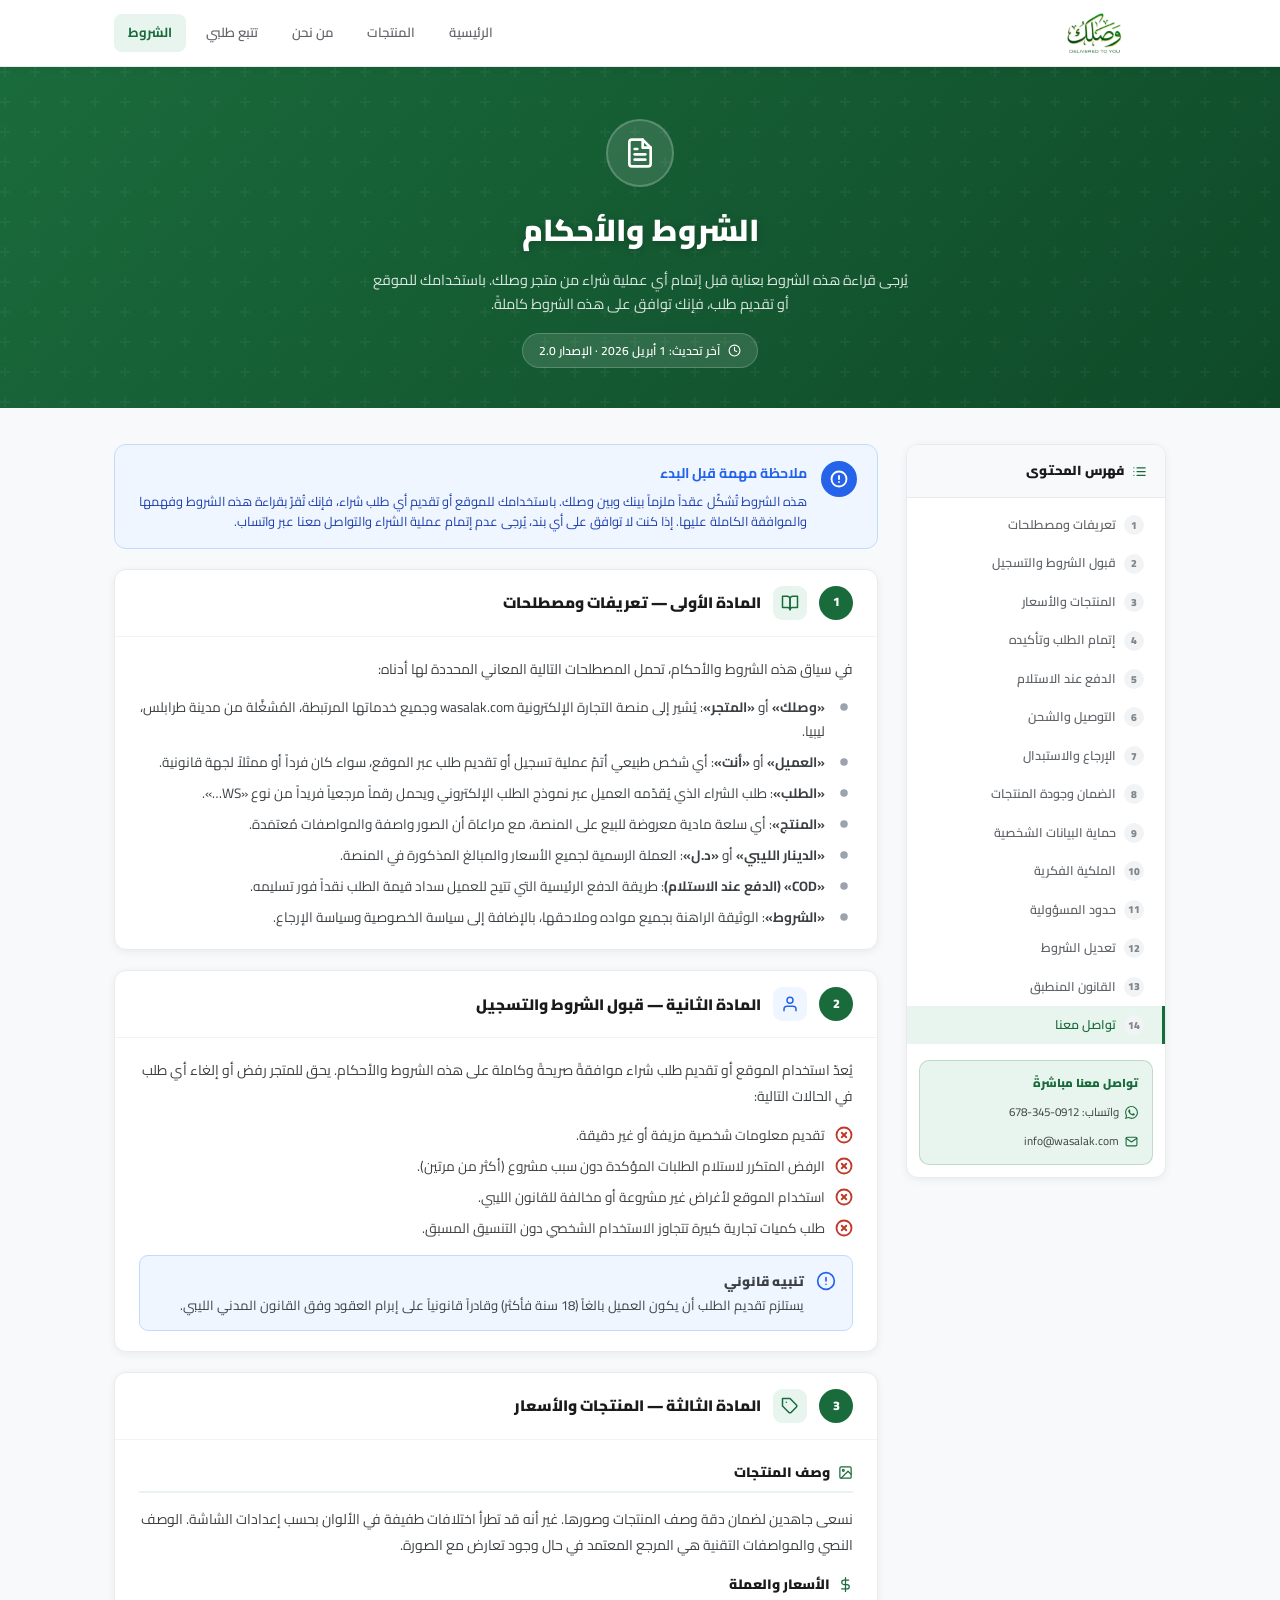
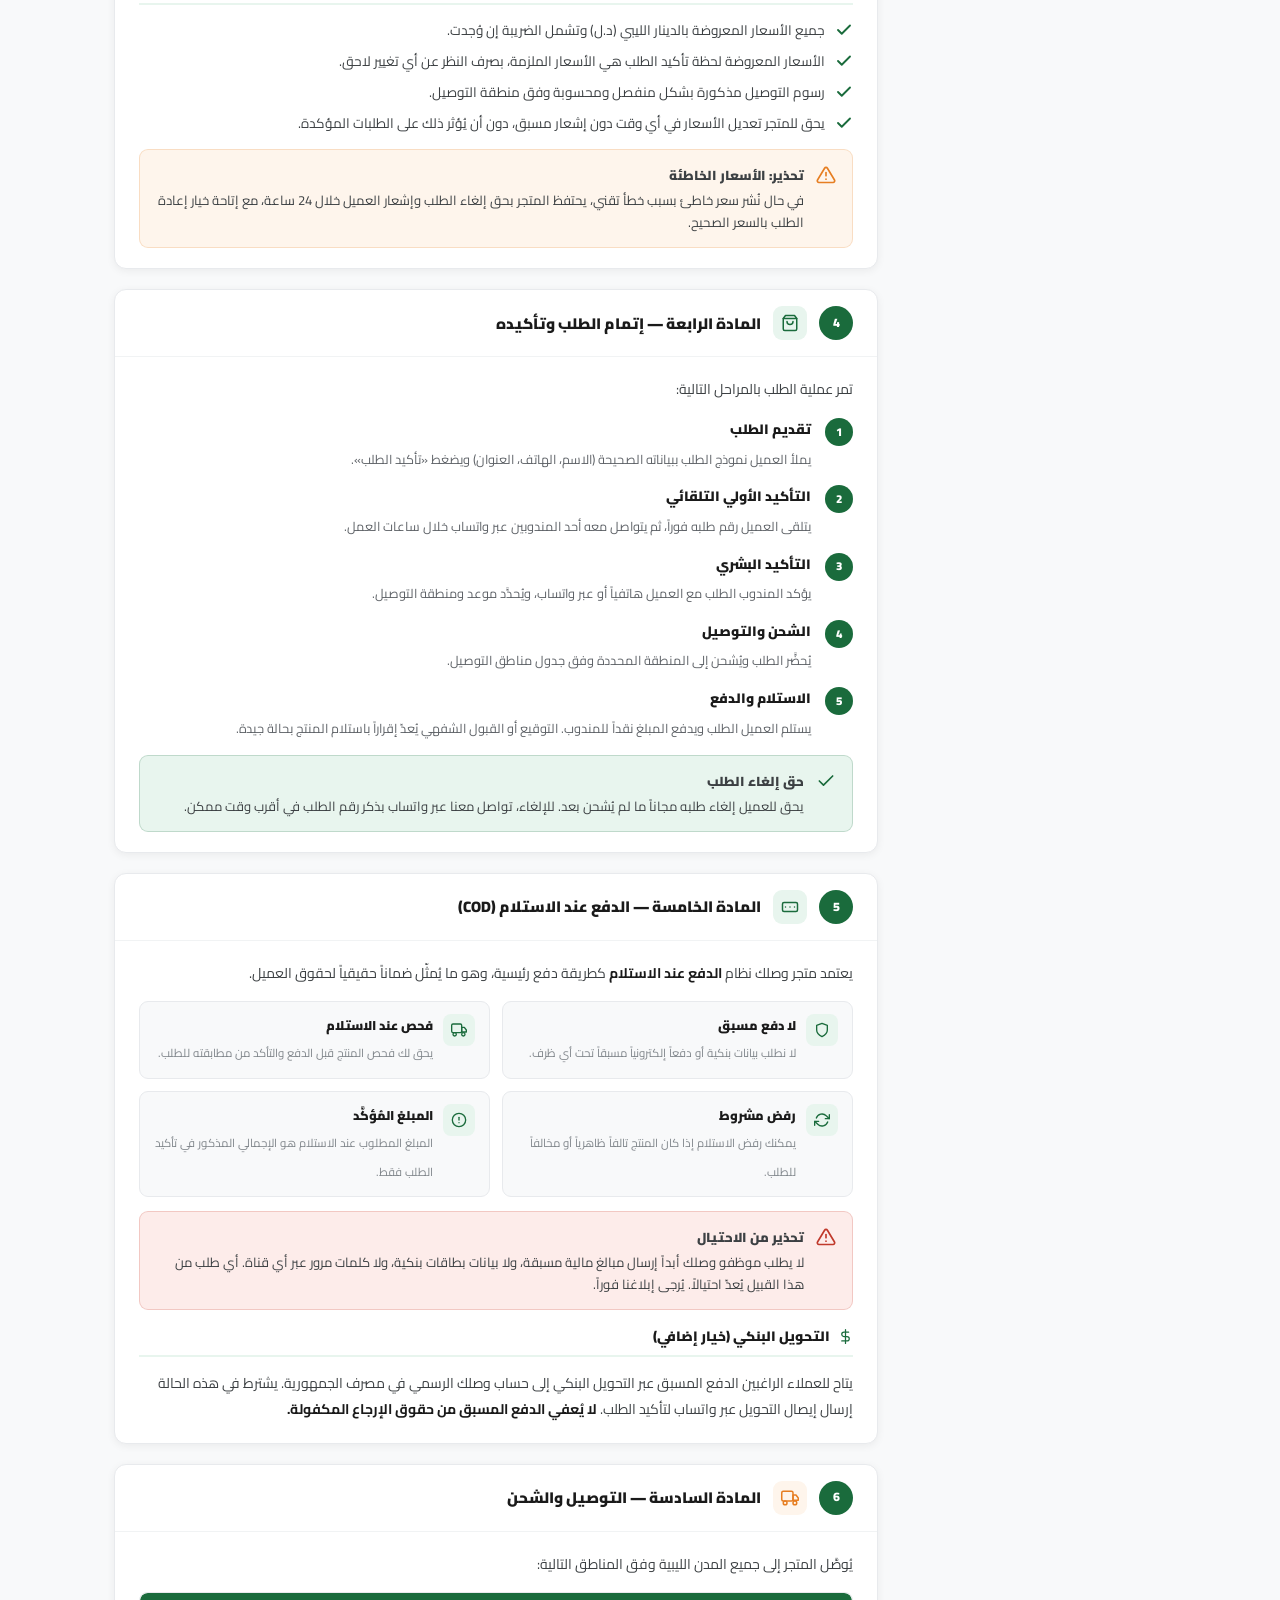
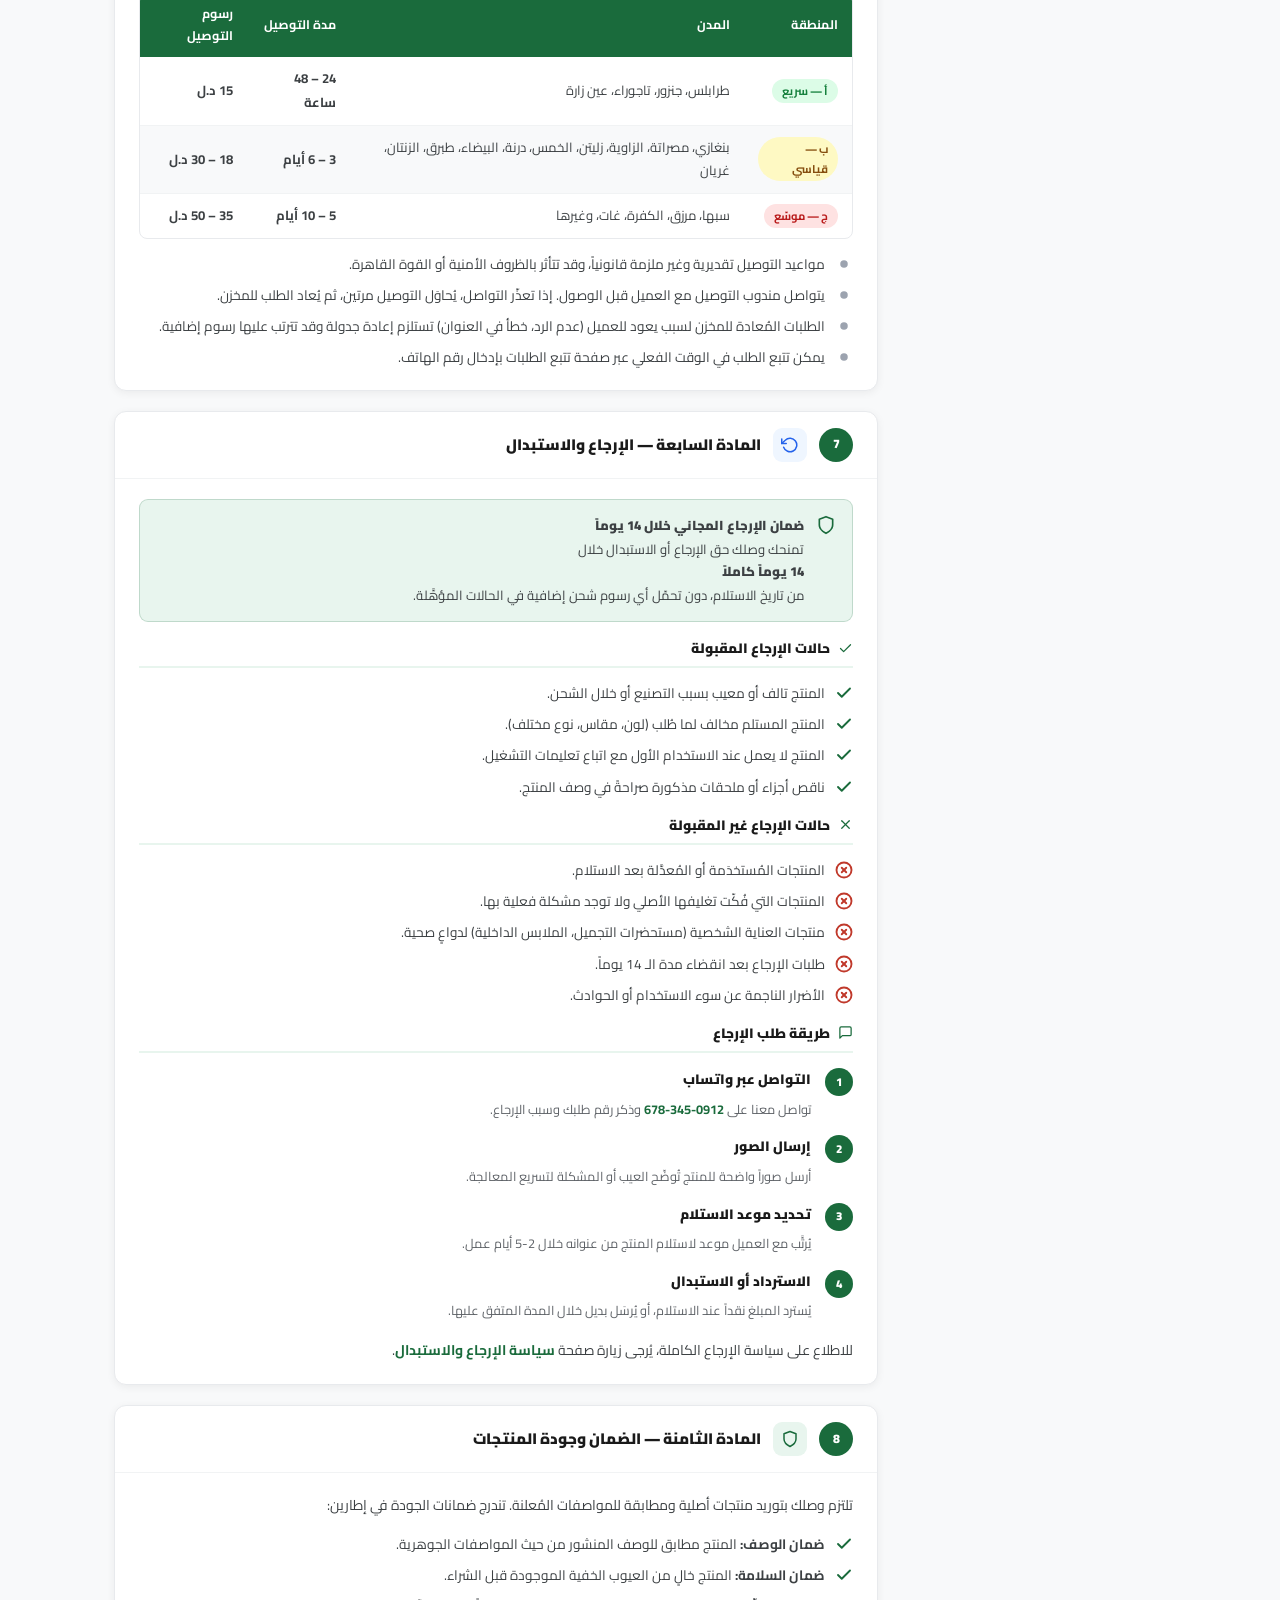
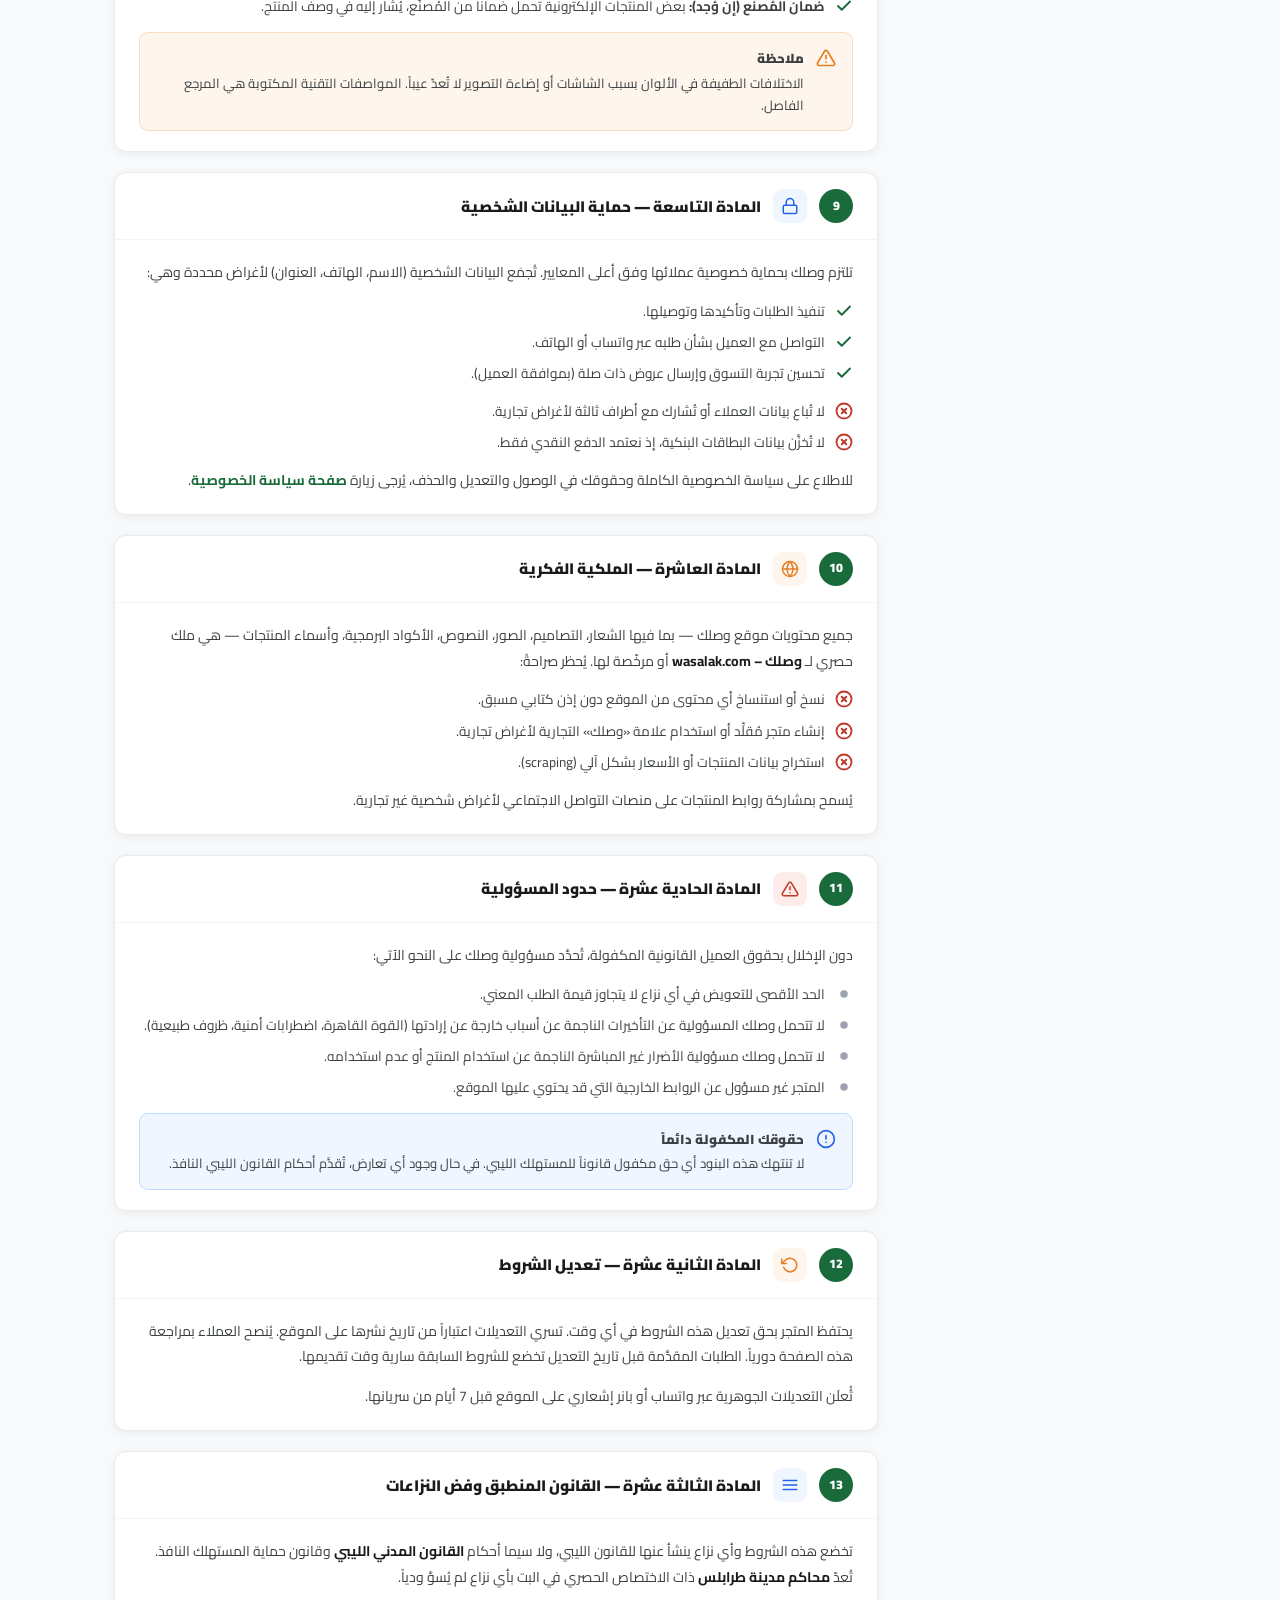
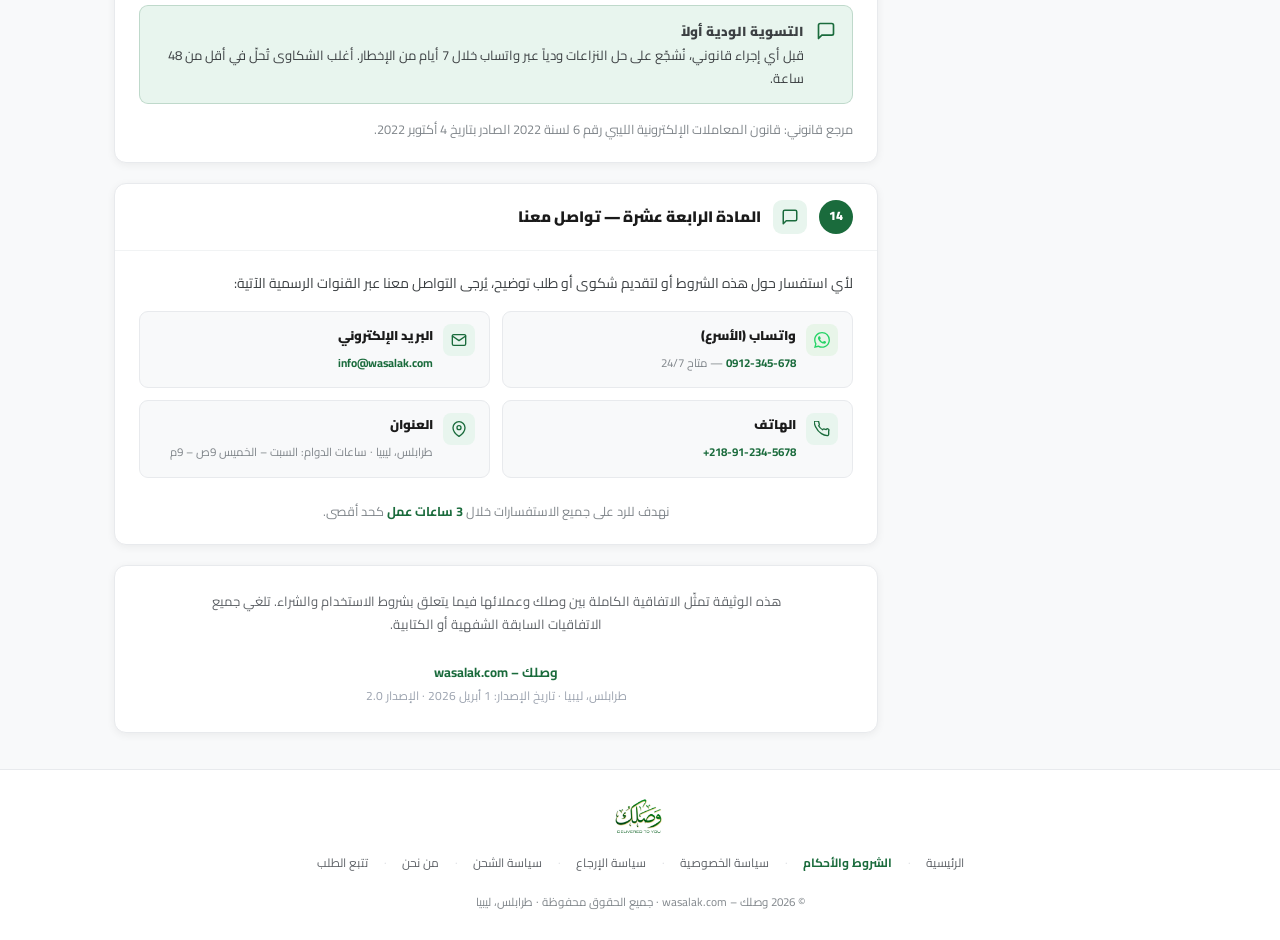
<file: terms.html>
<!DOCTYPE html>
<html lang="ar" dir="rtl">
<head>
  <meta charset="UTF-8"/>
  <meta name="viewport" content="width=device-width, initial-scale=1.0"/>
  <meta name="description" content="الشروط والأحكام لمتجر وصلك — تعرف على حقوقك وواجباتك عند التسوق من wasalak.com"/>
  <meta name="robots" content="index, follow"/>
  <meta name="theme-color" content="#1a6b3c"/>
  <title>الشروط والأحكام | وصلك – wasalak.com</title>
  <link rel="icon" href="assets/favicon.png" type="image/png"/>
  <link rel="preconnect" href="https://fonts.googleapis.com"/>
  <link rel="preconnect" href="https://fonts.gstatic.com" crossorigin/>
  <link href="https://fonts.googleapis.com/css2?family=Cairo:wght@400;600;700;900&family=Tajawal:wght@400;500;700&display=swap" rel="stylesheet"/>
  <link rel="stylesheet" href="css/style.css"/>

  <style>
    /* ============================================================
       TERMS PAGE – Styles dédiés
       ============================================================ */
    :root {
      --green:       #1a6b3c;
      --green-light: #e8f5ee;
      --green-dark:  #145530;
      --green-glow:  rgba(26,107,60,.12);
      --red:         #c0392b;
      --red-light:   #fdecea;
      --orange:      #e67e22;
      --orange-light:#fef5ec;
      --blue:        #2563eb;
      --blue-light:  #eff6ff;
      --gray-50:     #f8f9fa;
      --gray-100:    #f1f3f4;
      --gray-200:    #e8eaed;
      --gray-300:    #dadce0;
      --gray-500:    #80868b;
      --gray-600:    #5f6368;
      --gray-700:    #3c4043;
      --gray-900:    #1a1a1a;
      --white:       #ffffff;
      --radius:      12px;
      --shadow-sm:   0 2px 8px rgba(0,0,0,.06);
      --shadow-md:   0 4px 24px rgba(0,0,0,.09);
      --transition:  .22s cubic-bezier(.4,0,.2,1);
    }

    *, *::before, *::after { box-sizing: border-box; margin: 0; padding: 0; }

    body {
      font-family: 'Cairo', 'Tajawal', sans-serif;
      background: var(--gray-50);
      color: var(--gray-900);
      direction: rtl;
      line-height: 1.8;
    }

    /* ── Header ── */
    .terms-header {
      background: var(--white);
      border-bottom: 1px solid var(--gray-200);
      position: sticky;
      top: 0;
      z-index: 100;
      box-shadow: var(--shadow-sm);
    }
    .terms-header-inner {
      max-width: 1100px;
      margin: 0 auto;
      padding: 0 24px;
      display: flex;
      align-items: center;
      justify-content: space-between;
      height: 66px;
      gap: 16px;
    }
    .header-logo {
      display: inline-flex;
      align-items: center;
      text-decoration: none;
      flex-shrink: 0;
    }
    .header-logo img {
      height: 42px;
      width: auto;
      object-fit: contain;
      transition: opacity var(--transition);
    }
    .header-logo:hover img { opacity: .85; }
    .logo-fallback {
      font-size: 1.3rem;
      font-weight: 900;
      color: var(--green);
      display: none;
    }
    .header-nav {
      display: flex;
      align-items: center;
      gap: 6px;
    }
    .header-nav a {
      padding: 7px 14px;
      border-radius: 8px;
      font-size: .82rem;
      font-weight: 600;
      color: var(--gray-600);
      text-decoration: none;
      transition: all var(--transition);
    }
    .header-nav a:hover { background: var(--gray-100); color: var(--gray-900); }
    .header-nav a.active { background: var(--green-light); color: var(--green); font-weight: 700; }

    /* ── Hero ── */
    .terms-hero {
      background: linear-gradient(135deg, #1a6b3c 0%, #0f4a28 100%);
      color: var(--white);
      padding: 52px 24px 40px;
      text-align: center;
      position: relative;
      overflow: hidden;
    }
    .terms-hero::before {
      content: '';
      position: absolute;
      inset: 0;
      background: url("data:image/svg+xml,%3Csvg width='60' height='60' viewBox='0 0 60 60' xmlns='http://www.w3.org/2000/svg'%3E%3Cg fill='none' fill-rule='evenodd'%3E%3Cg fill='%23ffffff' fill-opacity='0.04'%3E%3Cpath d='M36 34v-4h-2v4h-4v2h4v4h2v-4h4v-2h-4zm0-30V0h-2v4h-4v2h4v4h2V6h4V4h-4zM6 34v-4H4v4H0v2h4v4h2v-4h4v-2H6zM6 4V0H4v4H0v2h4v4h2V6h4V4H6z'/%3E%3C/g%3E%3C/g%3E%3C/svg%3E");
    }
    .terms-hero-icon {
      width: 68px; height: 68px;
      background: rgba(255,255,255,.12);
      border-radius: 50%;
      display: flex; align-items: center; justify-content: center;
      margin: 0 auto 16px;
      border: 2px solid rgba(255,255,255,.2);
    }
    .terms-hero-icon svg { width: 32px; height: 32px; color: var(--white); }
    .terms-hero h1 {
      font-size: 1.9rem;
      font-weight: 900;
      margin-bottom: 10px;
      text-shadow: 0 2px 8px rgba(0,0,0,.2);
    }
    .terms-hero p {
      font-size: .9rem;
      opacity: .85;
      max-width: 540px;
      margin: 0 auto 16px;
      line-height: 1.7;
    }
    .terms-meta {
      display: inline-flex;
      align-items: center;
      gap: 8px;
      background: rgba(255,255,255,.12);
      border: 1px solid rgba(255,255,255,.2);
      padding: 6px 16px;
      border-radius: 99px;
      font-size: .75rem;
      font-weight: 600;
    }
    .terms-meta svg { width: 13px; height: 13px; }

    /* ── Layout ── */
    .terms-layout {
      max-width: 1100px;
      margin: 36px auto;
      padding: 0 24px;
      display: grid;
      grid-template-columns: 260px 1fr;
      gap: 28px;
      align-items: start;
    }

    /* ── Sidebar TOC ── */
    .toc-sidebar {
      position: sticky;
      top: 86px;
      background: var(--white);
      border-radius: var(--radius);
      border: 1px solid var(--gray-200);
      box-shadow: var(--shadow-sm);
      overflow: hidden;
    }
    .toc-header {
      display: flex;
      align-items: center;
      gap: 8px;
      padding: 14px 18px;
      background: var(--gray-50);
      border-bottom: 1px solid var(--gray-200);
    }
    .toc-header svg { width: 15px; height: 15px; color: var(--green); }
    .toc-header span { font-size: .82rem; font-weight: 900; color: var(--gray-900); }
    .toc-list {
      list-style: none;
      padding: 8px 0;
    }
    .toc-list li a {
      display: flex;
      align-items: center;
      gap: 8px;
      padding: 8px 18px;
      font-size: .78rem;
      font-weight: 600;
      color: var(--gray-600);
      text-decoration: none;
      transition: all var(--transition);
      border-right: 3px solid transparent;
    }
    .toc-list li a:hover {
      background: var(--green-light);
      color: var(--green);
      border-right-color: var(--green);
    }
    .toc-list li a .toc-num {
      width: 20px; height: 20px;
      background: var(--gray-100);
      border-radius: 50%;
      display: flex; align-items: center; justify-content: center;
      font-size: .65rem;
      font-weight: 900;
      color: var(--gray-500);
      flex-shrink: 0;
    }
    .toc-list li a:hover .toc-num { background: var(--green); color: var(--white); }

    /* Contact card dans TOC */
    .toc-contact {
      margin: 8px 12px 12px;
      background: var(--green-light);
      border: 1px solid rgba(26,107,60,.2);
      border-radius: 10px;
      padding: 12px 14px;
      display: flex;
      flex-direction: column;
      gap: 8px;
    }
    .toc-contact-title { font-size: .72rem; font-weight: 900; color: var(--green); }
    .toc-contact-item {
      display: flex;
      align-items: center;
      gap: 6px;
      font-size: .72rem;
      color: var(--gray-700);
      text-decoration: none;
    }
    .toc-contact-item svg { width: 13px; height: 13px; color: var(--green); flex-shrink: 0; }
    .toc-contact-item:hover { color: var(--green); }

    /* ── Content ── */
    .terms-content {
      display: flex;
      flex-direction: column;
      gap: 20px;
    }

    /* Alert box en haut */
    .terms-alert {
      display: flex;
      align-items: flex-start;
      gap: 14px;
      background: var(--blue-light);
      border: 1px solid #bfdbfe;
      border-radius: var(--radius);
      padding: 16px 20px;
    }
    .terms-alert-icon {
      width: 36px; height: 36px;
      background: var(--blue);
      border-radius: 50%;
      display: flex; align-items: center; justify-content: center;
      flex-shrink: 0;
    }
    .terms-alert-icon svg { width: 18px; height: 18px; color: var(--white); }
    .terms-alert-text { flex: 1; }
    .terms-alert-text strong { display: block; font-size: .88rem; color: var(--blue); margin-bottom: 4px; }
    .terms-alert-text p { font-size: .8rem; color: #1e40af; line-height: 1.6; margin: 0; }

    /* Article card */
    .article-card {
      background: var(--white);
      border-radius: var(--radius);
      border: 1px solid var(--gray-200);
      box-shadow: var(--shadow-sm);
      overflow: hidden;
      scroll-margin-top: 90px;
    }
    .article-header {
      display: flex;
      align-items: center;
      gap: 12px;
      padding: 16px 24px;
      border-bottom: 1px solid var(--gray-100);
    }
    .article-num {
      width: 34px; height: 34px;
      background: var(--green);
      border-radius: 50%;
      display: flex; align-items: center; justify-content: center;
      color: var(--white);
      font-size: .78rem;
      font-weight: 900;
      flex-shrink: 0;
    }
    .article-icon {
      width: 34px; height: 34px;
      border-radius: 9px;
      display: flex; align-items: center; justify-content: center;
      flex-shrink: 0;
    }
    .article-icon svg { width: 18px; height: 18px; }
    .article-icon.green  { background: var(--green-light);  color: var(--green); }
    .article-icon.orange { background: var(--orange-light); color: var(--orange); }
    .article-icon.red    { background: var(--red-light);    color: var(--red); }
    .article-icon.blue   { background: var(--blue-light);   color: var(--blue); }
    .article-title {
      font-size: .95rem;
      font-weight: 900;
      color: var(--gray-900);
      flex: 1;
    }
    .article-body {
      padding: 20px 24px;
      display: flex;
      flex-direction: column;
      gap: 14px;
    }

    /* Paragraphes */
    .article-body p {
      font-size: .875rem;
      color: var(--gray-700);
      line-height: 1.85;
    }
    .article-body p strong { color: var(--gray-900); }
    .article-body p a { color: var(--green); font-weight: 700; text-decoration: none; }
    .article-body p a:hover { text-decoration: underline; }

    /* Sous-titres dans article */
    .article-body h4 {
      font-size: .85rem;
      font-weight: 900;
      color: var(--gray-900);
      padding-bottom: 6px;
      border-bottom: 2px solid var(--green-light);
      display: flex;
      align-items: center;
      gap: 8px;
    }
    .article-body h4 svg { width: 15px; height: 15px; color: var(--green); }

    /* Listes */
    .terms-list {
      list-style: none;
      display: flex;
      flex-direction: column;
      gap: 8px;
    }
    .terms-list li {
      display: flex;
      align-items: flex-start;
      gap: 10px;
      font-size: .85rem;
      color: var(--gray-700);
      line-height: 1.7;
    }
    .terms-list li .li-icon {
      width: 18px; height: 18px;
      flex-shrink: 0;
      margin-top: 2px;
    }
    .terms-list li .li-icon svg { width: 100%; height: 100%; }
    .terms-list.check  li .li-icon { color: var(--green); }
    .terms-list.cross  li .li-icon { color: var(--red); }
    .terms-list.bullet li .li-icon { color: var(--gray-400); }

    /* Info box inline */
    .info-box {
      display: flex;
      align-items: flex-start;
      gap: 12px;
      border-radius: 9px;
      padding: 14px 16px;
    }
    .info-box.green  { background: var(--green-light);  border: 1px solid rgba(26,107,60,.2); }
    .info-box.orange { background: var(--orange-light); border: 1px solid rgba(230,126,34,.2); }
    .info-box.red    { background: var(--red-light);    border: 1px solid rgba(192,57,43,.2); }
    .info-box.blue   { background: var(--blue-light);   border: 1px solid #bfdbfe; }
    .info-box-icon { width: 20px; height: 20px; flex-shrink: 0; margin-top: 1px; }
    .info-box-icon svg { width: 100%; height: 100%; }
    .info-box.green  .info-box-icon { color: var(--green); }
    .info-box.orange .info-box-icon { color: var(--orange); }
    .info-box.red    .info-box-icon { color: var(--red); }
    .info-box.blue   .info-box-icon { color: var(--blue); }
    .info-box-text { font-size: .82rem; color: var(--gray-700); line-height: 1.7; flex: 1; }
    .info-box-text strong { display: block; font-weight: 900; margin-bottom: 2px; }

    /* Tableau zones livraison */
    .delivery-table {
      width: 100%;
      border-collapse: collapse;
      font-size: .82rem;
      border-radius: 8px;
      overflow: hidden;
    }
    .delivery-table thead th {
      background: var(--green);
      color: var(--white);
      padding: 10px 14px;
      text-align: right;
      font-weight: 700;
      font-size: .78rem;
    }
    .delivery-table tbody td {
      padding: 10px 14px;
      border-bottom: 1px solid var(--gray-100);
      color: var(--gray-700);
      vertical-align: middle;
    }
    .delivery-table tbody tr:nth-child(even) td { background: var(--gray-50); }
    .delivery-table tbody tr:last-child td { border-bottom: none; }
    .zone-badge {
      display: inline-flex;
      align-items: center;
      gap: 4px;
      padding: 2px 10px;
      border-radius: 99px;
      font-size: .7rem;
      font-weight: 700;
    }
    .zone-a { background: #dcfce7; color: #15803d; }
    .zone-b { background: #fef9c3; color: #854d0e; }
    .zone-c { background: #fee2e2; color: #b91c1c; }

    /* Steps numérotés */
    .steps-list {
      display: flex;
      flex-direction: column;
      gap: 12px;
    }
    .step-item {
      display: flex;
      align-items: flex-start;
      gap: 14px;
    }
    .step-item-num {
      width: 28px; height: 28px;
      background: var(--green);
      border-radius: 50%;
      display: flex; align-items: center; justify-content: center;
      color: var(--white);
      font-size: .72rem;
      font-weight: 900;
      flex-shrink: 0;
      margin-top: 1px;
    }
    .step-item-content { flex: 1; }
    .step-item-content strong { display: block; font-size: .85rem; font-weight: 900; color: var(--gray-900); margin-bottom: 2px; }
    .step-item-content span { font-size: .8rem; color: var(--gray-600); line-height: 1.6; }

    /* Grille garanties */
    .guarantees-grid {
      display: grid;
      grid-template-columns: 1fr 1fr;
      gap: 12px;
    }
    .guarantee-card {
      display: flex;
      align-items: flex-start;
      gap: 10px;
      background: var(--gray-50);
      border: 1px solid var(--gray-200);
      border-radius: 9px;
      padding: 12px 14px;
    }
    .guarantee-card-icon {
      width: 32px; height: 32px;
      border-radius: 8px;
      background: var(--green-light);
      display: flex; align-items: center; justify-content: center;
      color: var(--green);
      flex-shrink: 0;
    }
    .guarantee-card-icon svg { width: 16px; height: 16px; }
    .guarantee-card-text strong { display: block; font-size: .8rem; font-weight: 900; color: var(--gray-900); }
    .guarantee-card-text span  { font-size: .72rem; color: var(--gray-500); line-height: 1.5; }

    /* Footer */
    .terms-footer {
      background: var(--white);
      border-top: 1px solid var(--gray-200);
      padding: 28px 24px;
      margin-top: 20px;
    }
    .terms-footer-inner {
      max-width: 1100px;
      margin: 0 auto;
      display: flex;
      flex-direction: column;
      align-items: center;
      gap: 14px;
      text-align: center;
    }
    .footer-logo img { height: 36px; width: auto; object-fit: contain; }
    .footer-legal-links {
      display: flex;
      align-items: center;
      gap: 6px;
      flex-wrap: wrap;
      justify-content: center;
    }
    .footer-legal-links a {
      font-size: .75rem;
      color: var(--gray-600);
      text-decoration: none;
      padding: 4px 10px;
      border-radius: 6px;
      transition: all var(--transition);
    }
    .footer-legal-links a:hover { background: var(--green-light); color: var(--green); }
    .footer-legal-links a.current { color: var(--green); font-weight: 700; }
    .footer-sep { color: var(--gray-300); font-size: .7rem; }
    .footer-copy {
      font-size: .72rem;
      color: var(--gray-500);
    }

    /* Scroll-to-top */
    .scroll-top {
      position: fixed;
      bottom: 24px;
      left: 24px;
      width: 44px; height: 44px;
      background: var(--green);
      color: var(--white);
      border: none;
      border-radius: 50%;
      display: flex; align-items: center; justify-content: center;
      cursor: pointer;
      box-shadow: 0 4px 16px rgba(26,107,60,.35);
      transition: all var(--transition);
      opacity: 0;
      transform: translateY(12px);
      pointer-events: none;
      z-index: 200;
    }
    .scroll-top.visible { opacity: 1; transform: translateY(0); pointer-events: auto; }
    .scroll-top:hover { background: var(--green-dark); transform: translateY(-2px); }
    .scroll-top svg { width: 20px; height: 20px; }

    /* Responsive */
    @media (max-width: 900px) {
      .terms-layout { grid-template-columns: 1fr; }
      .toc-sidebar { position: static; }
      .guarantees-grid { grid-template-columns: 1fr; }
    }
    @media (max-width: 600px) {
      .terms-hero h1 { font-size: 1.4rem; }
      .terms-layout  { padding: 0 14px; margin: 20px auto; }
      .article-body  { padding: 16px; }
      .article-header{ padding: 14px 16px; }
      .header-nav    { display: none; }
      .delivery-table{ font-size: .72rem; }
      .delivery-table thead th, .delivery-table tbody td { padding: 8px; }
    }

    /* Smooth scroll */
    html { scroll-behavior: smooth; }
  </style>
</head>
<body>

<!-- ===== HEADER ===== -->
<header class="terms-header">
  <div class="terms-header-inner">

    <a href="index.html" class="header-logo" aria-label="وصلك – الرئيسية">
      <img src="assets/logo.png" alt="وصلك | wasalak.com" height="42"
           onerror="this.style.display='none';document.getElementById('logoFallback').style.display='block'"/>
      <span class="logo-fallback" id="logoFallback">وصلك</span>
    </a>

    <nav class="header-nav" aria-label="التنقل الرئيسي">
      <a href="index.html">الرئيسية</a>
      <a href="catalog.html">المنتجات</a>
      <a href="about.html">من نحن</a>
      <a href="track.html">تتبع طلبي</a>
      <a href="terms.html" class="active" aria-current="page">الشروط</a>
    </nav>

  </div>
</header>

<!-- ===== HERO ===== -->
<div class="terms-hero" role="banner">
  <div class="terms-hero-icon" aria-hidden="true">
    <svg viewBox="0 0 24 24" fill="none" stroke="currentColor" stroke-width="2" stroke-linecap="round" stroke-linejoin="round">
      <path d="M14 2H6a2 2 0 00-2 2v16a2 2 0 002 2h12a2 2 0 002-2V8z"/>
      <polyline points="14 2 14 8 20 8"/>
      <line x1="16" y1="13" x2="8" y2="13"/>
      <line x1="16" y1="17" x2="8" y2="17"/>
      <polyline points="10 9 9 9 8 9"/>
    </svg>
  </div>
  <h1>الشروط والأحكام</h1>
  <p>يُرجى قراءة هذه الشروط بعناية قبل إتمام أي عملية شراء من متجر وصلك. باستخدامك للموقع أو تقديم طلب، فإنك توافق على هذه الشروط كاملةً.</p>
  <div class="terms-meta" aria-label="تاريخ آخر تحديث">
    <svg viewBox="0 0 24 24" fill="none" stroke="currentColor" stroke-width="2" width="13" height="13" stroke-linecap="round" stroke-linejoin="round"><circle cx="12" cy="12" r="10"/><polyline points="12 6 12 12 16 14"/></svg>
    آخر تحديث: 1 أبريل 2026 · الإصدار 2.0
  </div>
</div>

<!-- ===== MAIN LAYOUT ===== -->
<div class="terms-layout">

  <!-- ══ SIDEBAR TABLE OF CONTENTS ══ -->
  <aside class="toc-sidebar" aria-label="فهرس المحتوى">
    <div class="toc-header">
      <svg viewBox="0 0 24 24" fill="none" stroke="currentColor" stroke-width="2" stroke-linecap="round" stroke-linejoin="round"><line x1="8" y1="6" x2="21" y2="6"/><line x1="8" y1="12" x2="21" y2="12"/><line x1="8" y1="18" x2="21" y2="18"/><line x1="3" y1="6" x2="3.01" y2="6"/><line x1="3" y1="12" x2="3.01" y2="12"/><line x1="3" y1="18" x2="3.01" y2="18"/></svg>
      <span>فهرس المحتوى</span>
    </div>
    <ul class="toc-list" role="navigation" aria-label="انتقال سريع للمواد">
      <li><a href="#art1"><span class="toc-num">1</span>تعريفات ومصطلحات</a></li>
      <li><a href="#art2"><span class="toc-num">2</span>قبول الشروط والتسجيل</a></li>
      <li><a href="#art3"><span class="toc-num">3</span>المنتجات والأسعار</a></li>
      <li><a href="#art4"><span class="toc-num">4</span>إتمام الطلب وتأكيده</a></li>
      <li><a href="#art5"><span class="toc-num">5</span>الدفع عند الاستلام</a></li>
      <li><a href="#art6"><span class="toc-num">6</span>التوصيل والشحن</a></li>
      <li><a href="#art7"><span class="toc-num">7</span>الإرجاع والاستبدال</a></li>
      <li><a href="#art8"><span class="toc-num">8</span>الضمان وجودة المنتجات</a></li>
      <li><a href="#art9"><span class="toc-num">9</span>حماية البيانات الشخصية</a></li>
      <li><a href="#art10"><span class="toc-num">10</span>الملكية الفكرية</a></li>
      <li><a href="#art11"><span class="toc-num">11</span>حدود المسؤولية</a></li>
      <li><a href="#art12"><span class="toc-num">12</span>تعديل الشروط</a></li>
      <li><a href="#art13"><span class="toc-num">13</span>القانون المنطبق</a></li>
      <li><a href="#art14"><span class="toc-num">14</span>تواصل معنا</a></li>
    </ul>

    <!-- Contact rapide -->
    <div class="toc-contact" role="complementary" aria-label="وسائل التواصل السريع">
      <div class="toc-contact-title">تواصل معنا مباشرةً</div>
      <a href="https://wa.me/218912345678" class="toc-contact-item" target="_blank" rel="noopener" aria-label="واتساب">
        <svg viewBox="0 0 24 24" fill="currentColor" width="13" height="13"><path d="M17.472 14.382c-.297-.149-1.758-.867-2.03-.967-.273-.099-.471-.148-.67.15-.197.297-.767.966-.94 1.164-.173.199-.347.223-.644.075-.297-.15-1.255-.463-2.39-1.475-.883-.788-1.48-1.761-1.653-2.059-.173-.297-.018-.458.13-.606.134-.133.298-.347.446-.52.149-.174.198-.298.298-.497.099-.198.05-.371-.025-.52-.075-.149-.669-1.612-.916-2.207-.242-.579-.487-.5-.669-.51-.173-.008-.371-.01-.57-.01-.198 0-.52.074-.792.372-.272.297-1.04 1.016-1.04 2.479 0 1.462 1.065 2.875 1.213 3.074.149.198 2.096 3.2 5.077 4.487.709.306 1.262.489 1.694.625.712.227 1.36.195 1.871.118.571-.085 1.758-.719 2.006-1.413.248-.694.248-1.289.173-1.413-.074-.124-.272-.198-.57-.347m-5.421 7.403h-.004a9.87 9.87 0 01-5.031-1.378l-.361-.214-3.741.982.998-3.648-.235-.374a9.86 9.86 0 01-1.51-5.26c.001-5.45 4.436-9.884 9.888-9.884 2.64 0 5.122 1.03 6.988 2.898a9.825 9.825 0 012.893 6.994c-.003 5.45-4.437 9.884-9.885 9.884m8.413-18.297A11.815 11.815 0 0012.05 0C5.495 0 .16 5.335.157 11.892c0 2.096.547 4.142 1.588 5.945L.057 24l6.305-1.654a11.882 11.882 0 005.683 1.448h.005c6.554 0 11.89-5.335 11.893-11.893a11.821 11.821 0 00-3.48-8.413z"/></svg>
        واتساب: 0912-345-678
      </a>
      <a href="mailto:info@wasalak.com" class="toc-contact-item" aria-label="البريد الإلكتروني">
        <svg viewBox="0 0 24 24" fill="none" stroke="currentColor" stroke-width="2" width="13" height="13" stroke-linecap="round" stroke-linejoin="round"><path d="M4 4h16c1.1 0 2 .9 2 2v12c0 1.1-.9 2-2 2H4c-1.1 0-2-.9-2-2V6c0-1.1.9-2 2-2z"/><polyline points="22,6 12,13 2,6"/></svg>
        info@wasalak.com
      </a>
    </div>
  </aside>

  <!-- ══ CONTENT ══ -->
  <main class="terms-content" id="termsContent">

    <!-- Alert intro -->
    <div class="terms-alert" role="note">
      <div class="terms-alert-icon" aria-hidden="true">
        <svg viewBox="0 0 24 24" fill="none" stroke="currentColor" stroke-width="2.5" stroke-linecap="round" stroke-linejoin="round"><circle cx="12" cy="12" r="10"/><line x1="12" y1="8" x2="12" y2="12"/><line x1="12" y1="16" x2="12.01" y2="16"/></svg>
      </div>
      <div class="terms-alert-text">
        <strong>ملاحظة مهمة قبل البدء</strong>
        <p>هذه الشروط تُشكّل عقداً ملزماً بينك وبين وصلك. باستخدامك للموقع أو تقديم أي طلب شراء، فإنك تُقرّ بقراءة هذه الشروط وفهمها والموافقة الكاملة عليها. إذا كنت لا توافق على أي بند، يُرجى عدم إتمام عملية الشراء والتواصل معنا عبر واتساب.</p>
      </div>
    </div>

    <!-- ══════════════════════════
         المادة 1 – تعريفات
    ══════════════════════════ -->
    <article class="article-card" id="art1">
      <div class="article-header">
        <div class="article-num" aria-hidden="true">1</div>
        <div class="article-icon green" aria-hidden="true">
          <svg viewBox="0 0 24 24" fill="none" stroke="currentColor" stroke-width="2" stroke-linecap="round" stroke-linejoin="round"><path d="M2 3h6a4 4 0 014 4v14a3 3 0 00-3-3H2z"/><path d="M22 3h-6a4 4 0 00-4 4v14a3 3 0 013-3h7z"/></svg>
        </div>
        <h2 class="article-title">المادة الأولى — تعريفات ومصطلحات</h2>
      </div>
      <div class="article-body">
        <p>في سياق هذه الشروط والأحكام، تحمل المصطلحات التالية المعاني المحددة لها أدناه:</p>
        <ul class="terms-list bullet">
          <li>
            <span class="li-icon" aria-hidden="true"><svg viewBox="0 0 24 24" fill="currentColor"><circle cx="12" cy="12" r="5"/></svg></span>
            <span><strong>«وصلك»</strong> أو <strong>«المتجر»</strong>: يُشير إلى منصة التجارة الإلكترونية wasalak.com وجميع خدماتها المرتبطة، المُشغَّلة من مدينة طرابلس، ليبيا.</span>
          </li>
          <li>
            <span class="li-icon" aria-hidden="true"><svg viewBox="0 0 24 24" fill="currentColor"><circle cx="12" cy="12" r="5"/></svg></span>
            <span><strong>«العميل»</strong> أو <strong>«أنت»</strong>: أي شخص طبيعي أتمّ عملية تسجيل أو تقديم طلب عبر الموقع، سواء كان فرداً أو ممثلاً لجهة قانونية.</span>
          </li>
          <li>
            <span class="li-icon" aria-hidden="true"><svg viewBox="0 0 24 24" fill="currentColor"><circle cx="12" cy="12" r="5"/></svg></span>
            <span><strong>«الطلب»</strong>: طلب الشراء الذي يُقدّمه العميل عبر نموذج الطلب الإلكتروني ويحمل رقماً مرجعياً فريداً من نوع «WS…».</span>
          </li>
          <li>
            <span class="li-icon" aria-hidden="true"><svg viewBox="0 0 24 24" fill="currentColor"><circle cx="12" cy="12" r="5"/></svg></span>
            <span><strong>«المنتج»</strong>: أي سلعة مادية معروضة للبيع على المنصة، مع مراعاة أن الصور واصفة والمواصفات مُعتمَدة.</span>
          </li>
          <li>
            <span class="li-icon" aria-hidden="true"><svg viewBox="0 0 24 24" fill="currentColor"><circle cx="12" cy="12" r="5"/></svg></span>
            <span><strong>«الدينار الليبي»</strong> أو <strong>«د.ل»</strong>: العملة الرسمية لجميع الأسعار والمبالغ المذكورة في المنصة.</span>
          </li>
          <li>
            <span class="li-icon" aria-hidden="true"><svg viewBox="0 0 24 24" fill="currentColor"><circle cx="12" cy="12" r="5"/></svg></span>
            <span><strong>«COD» (الدفع عند الاستلام)</strong>: طريقة الدفع الرئيسية التي تتيح للعميل سداد قيمة الطلب نقداً فور تسليمه.</span>
          </li>
          <li>
            <span class="li-icon" aria-hidden="true"><svg viewBox="0 0 24 24" fill="currentColor"><circle cx="12" cy="12" r="5"/></svg></span>
            <span><strong>«الشروط»</strong>: الوثيقة الراهنة بجميع مواده وملاحقها، بالإضافة إلى سياسة الخصوصية وسياسة الإرجاع.</span>
          </li>
        </ul>
      </div>
    </article>

    <!-- ══════════════════════════
         المادة 2 – قبول الشروط
    ══════════════════════════ -->
    <article class="article-card" id="art2">
      <div class="article-header">
        <div class="article-num" aria-hidden="true">2</div>
        <div class="article-icon blue" aria-hidden="true">
          <svg viewBox="0 0 24 24" fill="none" stroke="currentColor" stroke-width="2" stroke-linecap="round" stroke-linejoin="round"><path d="M20 21v-2a4 4 0 00-4-4H8a4 4 0 00-4 4v2"/><circle cx="12" cy="7" r="4"/></svg>
        </div>
        <h2 class="article-title">المادة الثانية — قبول الشروط والتسجيل</h2>
      </div>
      <div class="article-body">
        <p>يُعدّ استخدام الموقع أو تقديم طلب شراء موافقةً صريحةً وكاملة على هذه الشروط والأحكام. يحق للمتجر رفض أو إلغاء أي طلب في الحالات التالية:</p>
        <ul class="terms-list cross">
          <li>
            <span class="li-icon" aria-hidden="true"><svg viewBox="0 0 24 24" fill="none" stroke="currentColor" stroke-width="2.5" stroke-linecap="round" stroke-linejoin="round"><circle cx="12" cy="12" r="10"/><line x1="15" y1="9" x2="9" y2="15"/><line x1="9" y1="9" x2="15" y2="15"/></svg></span>
            <span>تقديم معلومات شخصية مزيفة أو غير دقيقة.</span>
          </li>
          <li>
            <span class="li-icon" aria-hidden="true"><svg viewBox="0 0 24 24" fill="none" stroke="currentColor" stroke-width="2.5" stroke-linecap="round" stroke-linejoin="round"><circle cx="12" cy="12" r="10"/><line x1="15" y1="9" x2="9" y2="15"/><line x1="9" y1="9" x2="15" y2="15"/></svg></span>
            <span>الرفض المتكرر لاستلام الطلبات المؤكدة دون سبب مشروع (أكثر من مرتين).</span>
          </li>
          <li>
            <span class="li-icon" aria-hidden="true"><svg viewBox="0 0 24 24" fill="none" stroke="currentColor" stroke-width="2.5" stroke-linecap="round" stroke-linejoin="round"><circle cx="12" cy="12" r="10"/><line x1="15" y1="9" x2="9" y2="15"/><line x1="9" y1="9" x2="15" y2="15"/></svg></span>
            <span>استخدام الموقع لأغراض غير مشروعة أو مخالفة للقانون الليبي.</span>
          </li>
          <li>
            <span class="li-icon" aria-hidden="true"><svg viewBox="0 0 24 24" fill="none" stroke="currentColor" stroke-width="2.5" stroke-linecap="round" stroke-linejoin="round"><circle cx="12" cy="12" r="10"/><line x1="15" y1="9" x2="9" y2="15"/><line x1="9" y1="9" x2="15" y2="15"/></svg></span>
            <span>طلب كميات تجارية كبيرة تتجاوز الاستخدام الشخصي دون التنسيق المسبق.</span>
          </li>
        </ul>
        <div class="info-box blue">
          <span class="info-box-icon" aria-hidden="true"><svg viewBox="0 0 24 24" fill="none" stroke="currentColor" stroke-width="2" stroke-linecap="round" stroke-linejoin="round"><circle cx="12" cy="12" r="10"/><line x1="12" y1="8" x2="12" y2="12"/><line x1="12" y1="16" x2="12.01" y2="16"/></svg></span>
          <div class="info-box-text"><strong>تنبيه قانوني</strong>يستلزم تقديم الطلب أن يكون العميل بالغاً (18 سنة فأكثر) وقادراً قانونياً على إبرام العقود وفق القانون المدني الليبي.</div>
        </div>
      </div>
    </article>

    <!-- ══════════════════════════
         المادة 3 – المنتجات والأسعار
    ══════════════════════════ -->
    <article class="article-card" id="art3">
      <div class="article-header">
        <div class="article-num" aria-hidden="true">3</div>
        <div class="article-icon green" aria-hidden="true">
          <svg viewBox="0 0 24 24" fill="none" stroke="currentColor" stroke-width="2" stroke-linecap="round" stroke-linejoin="round"><path d="M20.59 13.41l-7.17 7.17a2 2 0 01-2.83 0L2 12V2h10l8.59 8.59a2 2 0 010 2.82z"/><line x1="7" y1="7" x2="7.01" y2="7"/></svg>
        </div>
        <h2 class="article-title">المادة الثالثة — المنتجات والأسعار</h2>
      </div>
      <div class="article-body">
        <h4>
          <svg viewBox="0 0 24 24" fill="none" stroke="currentColor" stroke-width="2" stroke-linecap="round" stroke-linejoin="round"><rect x="3" y="3" width="18" height="18" rx="2"/><circle cx="8.5" cy="8.5" r="1.5"/><polyline points="21 15 16 10 5 21"/></svg>
          وصف المنتجات
        </h4>
        <p>نسعى جاهدين لضمان دقة وصف المنتجات وصورها. غير أنه قد تطرأ اختلافات طفيفة في الألوان بحسب إعدادات الشاشة. الوصف النصي والمواصفات التقنية هي المرجع المعتمد في حال وجود تعارض مع الصورة.</p>

        <h4>
          <svg viewBox="0 0 24 24" fill="none" stroke="currentColor" stroke-width="2" stroke-linecap="round" stroke-linejoin="round"><line x1="12" y1="1" x2="12" y2="23"/><path d="M17 5H9.5a3.5 3.5 0 000 7h5a3.5 3.5 0 010 7H6"/></svg>
          الأسعار والعملة
        </h4>
        <ul class="terms-list check">
          <li>
            <span class="li-icon" aria-hidden="true"><svg viewBox="0 0 24 24" fill="none" stroke="currentColor" stroke-width="2.5" stroke-linecap="round" stroke-linejoin="round"><polyline points="20 6 9 17 4 12"/></svg></span>
            <span>جميع الأسعار المعروضة بالدينار الليبي (د.ل) وتشمل الضريبة إن وُجدت.</span>
          </li>
          <li>
            <span class="li-icon" aria-hidden="true"><svg viewBox="0 0 24 24" fill="none" stroke="currentColor" stroke-width="2.5" stroke-linecap="round" stroke-linejoin="round"><polyline points="20 6 9 17 4 12"/></svg></span>
            <span>الأسعار المعروضة لحظة تأكيد الطلب هي الأسعار الملزمة، بصرف النظر عن أي تغيير لاحق.</span>
          </li>
          <li>
            <span class="li-icon" aria-hidden="true"><svg viewBox="0 0 24 24" fill="none" stroke="currentColor" stroke-width="2.5" stroke-linecap="round" stroke-linejoin="round"><polyline points="20 6 9 17 4 12"/></svg></span>
            <span>رسوم التوصيل مذكورة بشكل منفصل ومحسوبة وفق منطقة التوصيل.</span>
          </li>
          <li>
            <span class="li-icon" aria-hidden="true"><svg viewBox="0 0 24 24" fill="none" stroke="currentColor" stroke-width="2.5" stroke-linecap="round" stroke-linejoin="round"><polyline points="20 6 9 17 4 12"/></svg></span>
            <span>يحق للمتجر تعديل الأسعار في أي وقت دون إشعار مسبق، دون أن يُؤثر ذلك على الطلبات المؤكدة.</span>
          </li>
        </ul>

        <div class="info-box orange">
          <span class="info-box-icon" aria-hidden="true"><svg viewBox="0 0 24 24" fill="none" stroke="currentColor" stroke-width="2" stroke-linecap="round" stroke-linejoin="round"><path d="M10.29 3.86L1.82 18a2 2 0 001.71 3h16.94a2 2 0 001.71-3L13.71 3.86a2 2 0 00-3.42 0z"/><line x1="12" y1="9" x2="12" y2="13"/><line x1="12" y1="17" x2="12.01" y2="17"/></svg></span>
          <div class="info-box-text"><strong>تحذير: الأسعار الخاطئة</strong>في حال نُشر سعر خاطئ بسبب خطأ تقني، يحتفظ المتجر بحق إلغاء الطلب وإشعار العميل خلال 24 ساعة، مع إتاحة خيار إعادة الطلب بالسعر الصحيح.</div>
        </div>
      </div>
    </article>

    <!-- ══════════════════════════
         المادة 4 – إتمام الطلب
    ══════════════════════════ -->
    <article class="article-card" id="art4">
      <div class="article-header">
        <div class="article-num" aria-hidden="true">4</div>
        <div class="article-icon green" aria-hidden="true">
          <svg viewBox="0 0 24 24" fill="none" stroke="currentColor" stroke-width="2" stroke-linecap="round" stroke-linejoin="round"><path d="M6 2L3 6v14a2 2 0 002 2h14a2 2 0 002-2V6l-3-4z"/><line x1="3" y1="6" x2="21" y2="6"/><path d="M16 10a4 4 0 01-8 0"/></svg>
        </div>
        <h2 class="article-title">المادة الرابعة — إتمام الطلب وتأكيده</h2>
      </div>
      <div class="article-body">
        <p>تمر عملية الطلب بالمراحل التالية:</p>
        <div class="steps-list">
          <div class="step-item">
            <div class="step-item-num" aria-hidden="true">1</div>
            <div class="step-item-content">
              <strong>تقديم الطلب</strong>
              <span>يملأ العميل نموذج الطلب ببياناته الصحيحة (الاسم، الهاتف، العنوان) ويضغط «تأكيد الطلب».</span>
            </div>
          </div>
          <div class="step-item">
            <div class="step-item-num" aria-hidden="true">2</div>
            <div class="step-item-content">
              <strong>التأكيد الأولي التلقائي</strong>
              <span>يتلقى العميل رقم طلبه فوراً، ثم يتواصل معه أحد المندوبين عبر واتساب خلال ساعات العمل.</span>
            </div>
          </div>
          <div class="step-item">
            <div class="step-item-num" aria-hidden="true">3</div>
            <div class="step-item-content">
              <strong>التأكيد البشري</strong>
              <span>يؤكد المندوب الطلب مع العميل هاتفياً أو عبر واتساب، ويُحدَّد موعد ومنطقة التوصيل.</span>
            </div>
          </div>
          <div class="step-item">
            <div class="step-item-num" aria-hidden="true">4</div>
            <div class="step-item-content">
              <strong>الشحن والتوصيل</strong>
              <span>يُحضَّر الطلب ويُشحن إلى المنطقة المحددة وفق جدول مناطق التوصيل.</span>
            </div>
          </div>
          <div class="step-item">
            <div class="step-item-num" aria-hidden="true">5</div>
            <div class="step-item-content">
              <strong>الاستلام والدفع</strong>
              <span>يستلم العميل الطلب ويدفع المبلغ نقداً للمندوب. التوقيع أو القبول الشفهي يُعدّ إقراراً باستلام المنتج بحالة جيدة.</span>
            </div>
          </div>
        </div>
        <div class="info-box green">
          <span class="info-box-icon" aria-hidden="true"><svg viewBox="0 0 24 24" fill="none" stroke="currentColor" stroke-width="2" stroke-linecap="round" stroke-linejoin="round"><polyline points="20 6 9 17 4 12"/></svg></span>
          <div class="info-box-text"><strong>حق إلغاء الطلب</strong>يحق للعميل إلغاء طلبه مجاناً ما لم يُشحن بعد. للإلغاء، تواصل معنا عبر واتساب بذكر رقم الطلب في أقرب وقت ممكن.</div>
        </div>
      </div>
    </article>

    <!-- ══════════════════════════
         المادة 5 – الدفع COD
    ══════════════════════════ -->
    <article class="article-card" id="art5">
      <div class="article-header">
        <div class="article-num" aria-hidden="true">5</div>
        <div class="article-icon green" aria-hidden="true">
          <svg viewBox="0 0 24 24" fill="none" stroke="currentColor" stroke-width="2" stroke-linecap="round" stroke-linejoin="round"><rect x="2" y="6" width="20" height="12" rx="2"/><path d="M12 12h.01"/><path d="M6 12h.01"/><path d="M18 12h.01"/></svg>
        </div>
        <h2 class="article-title">المادة الخامسة — الدفع عند الاستلام (COD)</h2>
      </div>
      <div class="article-body">
        <p>يعتمد متجر وصلك نظام <strong>الدفع عند الاستلام</strong> كطريقة دفع رئيسية، وهو ما يُمثّل ضماناً حقيقياً لحقوق العميل.</p>

        <div class="guarantees-grid">
          <div class="guarantee-card">
            <div class="guarantee-card-icon" aria-hidden="true">
              <svg viewBox="0 0 24 24" fill="none" stroke="currentColor" stroke-width="2" stroke-linecap="round" stroke-linejoin="round"><path d="M12 22s8-4 8-10V5l-8-3-8 3v7c0 6 8 10 8 10z"/></svg>
            </div>
            <div class="guarantee-card-text">
              <strong>لا دفع مسبق</strong>
              <span>لا نطلب بيانات بنكية أو دفعاً إلكترونياً مسبقاً تحت أي ظرف.</span>
            </div>
          </div>
          <div class="guarantee-card">
            <div class="guarantee-card-icon" aria-hidden="true">
              <svg viewBox="0 0 24 24" fill="none" stroke="currentColor" stroke-width="2" stroke-linecap="round" stroke-linejoin="round"><rect x="1" y="3" width="15" height="13" rx="2"/><path d="M16 8h4l3 4v3h-7V8z"/><circle cx="5.5" cy="18.5" r="2.5"/><circle cx="18.5" cy="18.5" r="2.5"/></svg>
            </div>
            <div class="guarantee-card-text">
              <strong>فحص عند الاستلام</strong>
              <span>يحق لك فحص المنتج قبل الدفع والتأكد من مطابقته للطلب.</span>
            </div>
          </div>
          <div class="guarantee-card">
            <div class="guarantee-card-icon" aria-hidden="true">
              <svg viewBox="0 0 24 24" fill="none" stroke="currentColor" stroke-width="2" stroke-linecap="round" stroke-linejoin="round"><polyline points="23 4 23 10 17 10"/><polyline points="1 20 1 14 7 14"/><path d="M3.51 9a9 9 0 0114.85-3.36L23 10M1 14l4.64 4.36A9 9 0 0020.49 15"/></svg>
            </div>
            <div class="guarantee-card-text">
              <strong>رفض مشروط</strong>
              <span>يمكنك رفض الاستلام إذا كان المنتج تالفاً ظاهرياً أو مخالفاً للطلب.</span>
            </div>
          </div>
          <div class="guarantee-card">
            <div class="guarantee-card-icon" aria-hidden="true">
              <svg viewBox="0 0 24 24" fill="none" stroke="currentColor" stroke-width="2" stroke-linecap="round" stroke-linejoin="round"><circle cx="12" cy="12" r="10"/><line x1="12" y1="8" x2="12" y2="12"/><line x1="12" y1="16" x2="12.01" y2="16"/></svg>
            </div>
            <div class="guarantee-card-text">
              <strong>المبلغ المُؤكَّد</strong>
              <span>المبلغ المطلوب عند الاستلام هو الإجمالي المذكور في تأكيد الطلب فقط.</span>
            </div>
          </div>
        </div>

        <div class="info-box red">
          <span class="info-box-icon" aria-hidden="true"><svg viewBox="0 0 24 24" fill="none" stroke="currentColor" stroke-width="2" stroke-linecap="round" stroke-linejoin="round"><path d="M10.29 3.86L1.82 18a2 2 0 001.71 3h16.94a2 2 0 001.71-3L13.71 3.86a2 2 0 00-3.42 0z"/><line x1="12" y1="9" x2="12" y2="13"/><line x1="12" y1="17" x2="12.01" y2="17"/></svg></span>
          <div class="info-box-text"><strong>تحذير من الاحتيال</strong>لا يطلب موظفو وصلك أبداً إرسال مبالغ مالية مسبقة، ولا بيانات بطاقات بنكية، ولا كلمات مرور عبر أي قناة. أي طلب من هذا القبيل يُعدّ احتيالاً. يُرجى إبلاغنا فوراً.</div>
        </div>

        <h4>
          <svg viewBox="0 0 24 24" fill="none" stroke="currentColor" stroke-width="2" stroke-linecap="round" stroke-linejoin="round"><line x1="12" y1="1" x2="12" y2="23"/><path d="M17 5H9.5a3.5 3.5 0 000 7h5a3.5 3.5 0 010 7H6"/></svg>
          التحويل البنكي (خيار إضافي)
        </h4>
        <p>يتاح للعملاء الراغبين الدفع المسبق عبر التحويل البنكي إلى حساب وصلك الرسمي في مصرف الجمهورية. يشترط في هذه الحالة إرسال إيصال التحويل عبر واتساب لتأكيد الطلب. <strong>لا يُعفي الدفع المسبق من حقوق الإرجاع المكفولة.</strong></p>
      </div>
    </article>

    <!-- ══════════════════════════
         المادة 6 – التوصيل
    ══════════════════════════ -->
    <article class="article-card" id="art6">
      <div class="article-header">
        <div class="article-num" aria-hidden="true">6</div>
        <div class="article-icon orange" aria-hidden="true">
          <svg viewBox="0 0 24 24" fill="none" stroke="currentColor" stroke-width="2" stroke-linecap="round" stroke-linejoin="round"><rect x="1" y="3" width="15" height="13" rx="2"/><path d="M16 8h4l3 4v3h-7V8z"/><circle cx="5.5" cy="18.5" r="2.5"/><circle cx="18.5" cy="18.5" r="2.5"/></svg>
        </div>
        <h2 class="article-title">المادة السادسة — التوصيل والشحن</h2>
      </div>
      <div class="article-body">
        <p>يُوصَّل المتجر إلى جميع المدن الليبية وفق المناطق التالية:</p>

        <div style="overflow-x:auto; border-radius:8px; border:1px solid var(--gray-200)">
          <table class="delivery-table" aria-label="جدول مناطق ورسوم التوصيل">
            <thead>
              <tr>
                <th scope="col">المنطقة</th>
                <th scope="col">المدن</th>
                <th scope="col">مدة التوصيل</th>
                <th scope="col">رسوم التوصيل</th>
              </tr>
            </thead>
            <tbody>
              <tr>
                <td><span class="zone-badge zone-a">أ — سريع</span></td>
                <td>طرابلس، جنزور، تاجوراء، عين زارة</td>
                <td><strong>24 – 48 ساعة</strong></td>
                <td><strong>15 د.ل</strong></td>
              </tr>
              <tr>
                <td><span class="zone-badge zone-b">ب — قياسي</span></td>
                <td>بنغازي، مصراتة، الزاوية، زليتن، الخمس، درنة، البيضاء، طبرق، الزنتان، غريان</td>
                <td><strong>3 – 6 أيام</strong></td>
                <td><strong>18 – 30 د.ل</strong></td>
              </tr>
              <tr>
                <td><span class="zone-badge zone-c">ج — موسّع</span></td>
                <td>سبها، مرزق، الكفرة، غات، وغيرها</td>
                <td><strong>5 – 10 أيام</strong></td>
                <td><strong>35 – 50 د.ل</strong></td>
              </tr>
            </tbody>
          </table>
        </div>

        <ul class="terms-list bullet">
          <li>
            <span class="li-icon" aria-hidden="true"><svg viewBox="0 0 24 24" fill="currentColor"><circle cx="12" cy="12" r="5"/></svg></span>
            <span>مواعيد التوصيل تقديرية وغير ملزمة قانونياً، وقد تتأثر بالظروف الأمنية أو القوة القاهرة.</span>
          </li>
          <li>
            <span class="li-icon" aria-hidden="true"><svg viewBox="0 0 24 24" fill="currentColor"><circle cx="12" cy="12" r="5"/></svg></span>
            <span>يتواصل مندوب التوصيل مع العميل قبل الوصول. إذا تعذّر التواصل، يُحاوَل التوصيل مرتين، ثم يُعاد الطلب للمخزن.</span>
          </li>
          <li>
            <span class="li-icon" aria-hidden="true"><svg viewBox="0 0 24 24" fill="currentColor"><circle cx="12" cy="12" r="5"/></svg></span>
            <span>الطلبات المُعادة للمخزن لسبب يعود للعميل (عدم الرد، خطأ في العنوان) تستلزم إعادة جدولة وقد تترتب عليها رسوم إضافية.</span>
          </li>
          <li>
            <span class="li-icon" aria-hidden="true"><svg viewBox="0 0 24 24" fill="currentColor"><circle cx="12" cy="12" r="5"/></svg></span>
            <span>يمكن تتبع الطلب في الوقت الفعلي عبر صفحة <a href="track.html">تتبع الطلبات</a> بإدخال رقم الهاتف.</span>
          </li>
        </ul>
      </div>
    </article>

    <!-- ══════════════════════════
         المادة 7 – الإرجاع
    ══════════════════════════ -->
    <article class="article-card" id="art7">
      <div class="article-header">
        <div class="article-num" aria-hidden="true">7</div>
        <div class="article-icon blue" aria-hidden="true">
          <svg viewBox="0 0 24 24" fill="none" stroke="currentColor" stroke-width="2" stroke-linecap="round" stroke-linejoin="round"><polyline points="1 4 1 10 7 10"/><path d="M3.51 15a9 9 0 102.13-9.36L1 10"/></svg>
        </div>
        <h2 class="article-title">المادة السابعة — الإرجاع والاستبدال</h2>
      </div>
      <div class="article-body">
        <div class="info-box green">
          <span class="info-box-icon" aria-hidden="true"><svg viewBox="0 0 24 24" fill="none" stroke="currentColor" stroke-width="2" stroke-linecap="round" stroke-linejoin="round"><path d="M12 22s8-4 8-10V5l-8-3-8 3v7c0 6 8 10 8 10z"/></svg></span>
          <div class="info-box-text"><strong>ضمان الإرجاع المجاني خلال 14 يوماً</strong>تمنحك وصلك حق الإرجاع أو الاستبدال خلال <strong>14 يوماً كاملاً</strong> من تاريخ الاستلام، دون تحمّل أي رسوم شحن إضافية في الحالات المؤهَّلة.</div>
        </div>

        <h4>
          <svg viewBox="0 0 24 24" fill="none" stroke="currentColor" stroke-width="2" stroke-linecap="round" stroke-linejoin="round"><polyline points="20 6 9 17 4 12"/></svg>
          حالات الإرجاع المقبولة
        </h4>
        <ul class="terms-list check">
          <li>
            <span class="li-icon" aria-hidden="true"><svg viewBox="0 0 24 24" fill="none" stroke="currentColor" stroke-width="2.5" stroke-linecap="round" stroke-linejoin="round"><polyline points="20 6 9 17 4 12"/></svg></span>
            <span>المنتج تالف أو معيب بسبب التصنيع أو خلال الشحن.</span>
          </li>
          <li>
            <span class="li-icon" aria-hidden="true"><svg viewBox="0 0 24 24" fill="none" stroke="currentColor" stroke-width="2.5" stroke-linecap="round" stroke-linejoin="round"><polyline points="20 6 9 17 4 12"/></svg></span>
            <span>المنتج المستلم مخالف لما طُلب (لون، مقاس، نوع مختلف).</span>
          </li>
          <li>
            <span class="li-icon" aria-hidden="true"><svg viewBox="0 0 24 24" fill="none" stroke="currentColor" stroke-width="2.5" stroke-linecap="round" stroke-linejoin="round"><polyline points="20 6 9 17 4 12"/></svg></span>
            <span>المنتج لا يعمل عند الاستخدام الأول مع اتباع تعليمات التشغيل.</span>
          </li>
          <li>
            <span class="li-icon" aria-hidden="true"><svg viewBox="0 0 24 24" fill="none" stroke="currentColor" stroke-width="2.5" stroke-linecap="round" stroke-linejoin="round"><polyline points="20 6 9 17 4 12"/></svg></span>
            <span>ناقص أجزاء أو ملحقات مذكورة صراحةً في وصف المنتج.</span>
          </li>
        </ul>

        <h4>
          <svg viewBox="0 0 24 24" fill="none" stroke="currentColor" stroke-width="2" stroke-linecap="round" stroke-linejoin="round"><line x1="18" y1="6" x2="6" y2="18"/><line x1="6" y1="6" x2="18" y2="18"/></svg>
          حالات الإرجاع غير المقبولة
        </h4>
        <ul class="terms-list cross">
          <li>
            <span class="li-icon" aria-hidden="true"><svg viewBox="0 0 24 24" fill="none" stroke="currentColor" stroke-width="2.5" stroke-linecap="round" stroke-linejoin="round"><circle cx="12" cy="12" r="10"/><line x1="15" y1="9" x2="9" y2="15"/><line x1="9" y1="9" x2="15" y2="15"/></svg></span>
            <span>المنتجات المُستخدَمة أو المُعدَّلة بعد الاستلام.</span>
          </li>
          <li>
            <span class="li-icon" aria-hidden="true"><svg viewBox="0 0 24 24" fill="none" stroke="currentColor" stroke-width="2.5" stroke-linecap="round" stroke-linejoin="round"><circle cx="12" cy="12" r="10"/><line x1="15" y1="9" x2="9" y2="15"/><line x1="9" y1="9" x2="15" y2="15"/></svg></span>
            <span>المنتجات التي فُكّت تغليفها الأصلي ولا توجد مشكلة فعلية بها.</span>
          </li>
          <li>
            <span class="li-icon" aria-hidden="true"><svg viewBox="0 0 24 24" fill="none" stroke="currentColor" stroke-width="2.5" stroke-linecap="round" stroke-linejoin="round"><circle cx="12" cy="12" r="10"/><line x1="15" y1="9" x2="9" y2="15"/><line x1="9" y1="9" x2="15" y2="15"/></svg></span>
            <span>منتجات العناية الشخصية (مستحضرات التجميل، الملابس الداخلية) لدواعٍ صحية.</span>
          </li>
          <li>
            <span class="li-icon" aria-hidden="true"><svg viewBox="0 0 24 24" fill="none" stroke="currentColor" stroke-width="2.5" stroke-linecap="round" stroke-linejoin="round"><circle cx="12" cy="12" r="10"/><line x1="15" y1="9" x2="9" y2="15"/><line x1="9" y1="9" x2="15" y2="15"/></svg></span>
            <span>طلبات الإرجاع بعد انقضاء مدة الـ 14 يوماً.</span>
          </li>
          <li>
            <span class="li-icon" aria-hidden="true"><svg viewBox="0 0 24 24" fill="none" stroke="currentColor" stroke-width="2.5" stroke-linecap="round" stroke-linejoin="round"><circle cx="12" cy="12" r="10"/><line x1="15" y1="9" x2="9" y2="15"/><line x1="9" y1="9" x2="15" y2="15"/></svg></span>
            <span>الأضرار الناجمة عن سوء الاستخدام أو الحوادث.</span>
          </li>
        </ul>

        <h4>
          <svg viewBox="0 0 24 24" fill="none" stroke="currentColor" stroke-width="2" stroke-linecap="round" stroke-linejoin="round"><path d="M21 15a2 2 0 01-2 2H7l-4 4V5a2 2 0 012-2h14a2 2 0 012 2z"/></svg>
          طريقة طلب الإرجاع
        </h4>
        <div class="steps-list">
          <div class="step-item">
            <div class="step-item-num" aria-hidden="true">1</div>
            <div class="step-item-content">
              <strong>التواصل عبر واتساب</strong>
              <span>تواصل معنا على <a href="https://wa.me/218912345678" target="_blank" rel="noopener" style="color:var(--green);font-weight:700">0912-345-678</a> وذكر رقم طلبك وسبب الإرجاع.</span>
            </div>
          </div>
          <div class="step-item">
            <div class="step-item-num" aria-hidden="true">2</div>
            <div class="step-item-content">
              <strong>إرسال الصور</strong>
              <span>أرسل صوراً واضحة للمنتج تُوضّح العيب أو المشكلة لتسريع المعالجة.</span>
            </div>
          </div>
          <div class="step-item">
            <div class="step-item-num" aria-hidden="true">3</div>
            <div class="step-item-content">
              <strong>تحديد موعد الاستلام</strong>
              <span>يُرتَّب مع العميل موعد لاستلام المنتج من عنوانه خلال 2-5 أيام عمل.</span>
            </div>
          </div>
          <div class="step-item">
            <div class="step-item-num" aria-hidden="true">4</div>
            <div class="step-item-content">
              <strong>الاسترداد أو الاستبدال</strong>
              <span>يُسترد المبلغ نقداً عند الاستلام، أو يُرسَل بديل خلال المدة المتفق عليها.</span>
            </div>
          </div>
        </div>
        <p>للاطلاع على سياسة الإرجاع الكاملة، يُرجى زيارة صفحة <a href="returns.html">سياسة الإرجاع والاستبدال</a>.</p>
      </div>
    </article>

    <!-- ══════════════════════════
         المادة 8 – الضمان
    ══════════════════════════ -->
    <article class="article-card" id="art8">
      <div class="article-header">
        <div class="article-num" aria-hidden="true">8</div>
        <div class="article-icon green" aria-hidden="true">
          <svg viewBox="0 0 24 24" fill="none" stroke="currentColor" stroke-width="2" stroke-linecap="round" stroke-linejoin="round"><path d="M12 22s8-4 8-10V5l-8-3-8 3v7c0 6 8 10 8 10z"/></svg>
        </div>
        <h2 class="article-title">المادة الثامنة — الضمان وجودة المنتجات</h2>
      </div>
      <div class="article-body">
        <p>تلتزم وصلك بتوريد منتجات أصلية ومطابقة للمواصفات المُعلنة. تندرج ضمانات الجودة في إطارين:</p>
        <ul class="terms-list check">
          <li>
            <span class="li-icon" aria-hidden="true"><svg viewBox="0 0 24 24" fill="none" stroke="currentColor" stroke-width="2.5" stroke-linecap="round" stroke-linejoin="round"><polyline points="20 6 9 17 4 12"/></svg></span>
            <span><strong>ضمان الوصف:</strong> المنتج مطابق للوصف المنشور من حيث المواصفات الجوهرية.</span>
          </li>
          <li>
            <span class="li-icon" aria-hidden="true"><svg viewBox="0 0 24 24" fill="none" stroke="currentColor" stroke-width="2.5" stroke-linecap="round" stroke-linejoin="round"><polyline points="20 6 9 17 4 12"/></svg></span>
            <span><strong>ضمان السلامة:</strong> المنتج خالٍ من العيوب الخفية الموجودة قبل الشراء.</span>
          </li>
          <li>
            <span class="li-icon" aria-hidden="true"><svg viewBox="0 0 24 24" fill="none" stroke="currentColor" stroke-width="2.5" stroke-linecap="round" stroke-linejoin="round"><polyline points="20 6 9 17 4 12"/></svg></span>
            <span><strong>ضمان المُصنّع (إن وُجد):</strong> بعض المنتجات الإلكترونية تحمل ضماناً من المُصنّع، يُشار إليه في وصف المنتج.</span>
          </li>
        </ul>
        <div class="info-box orange">
          <span class="info-box-icon" aria-hidden="true"><svg viewBox="0 0 24 24" fill="none" stroke="currentColor" stroke-width="2" stroke-linecap="round" stroke-linejoin="round"><path d="M10.29 3.86L1.82 18a2 2 0 001.71 3h16.94a2 2 0 001.71-3L13.71 3.86a2 2 0 00-3.42 0z"/><line x1="12" y1="9" x2="12" y2="13"/><line x1="12" y1="17" x2="12.01" y2="17"/></svg></span>
          <div class="info-box-text"><strong>ملاحظة</strong>الاختلافات الطفيفة في الألوان بسبب الشاشات أو إضاءة التصوير لا تُعدّ عيباً. المواصفات التقنية المكتوبة هي المرجع الفاصل.</div>
        </div>
      </div>
    </article>

    <!-- ══════════════════════════
         المادة 9 – حماية البيانات
    ══════════════════════════ -->
    <article class="article-card" id="art9">
      <div class="article-header">
        <div class="article-num" aria-hidden="true">9</div>
        <div class="article-icon blue" aria-hidden="true">
          <svg viewBox="0 0 24 24" fill="none" stroke="currentColor" stroke-width="2" stroke-linecap="round" stroke-linejoin="round"><rect x="3" y="11" width="18" height="11" rx="2"/><path d="M7 11V7a5 5 0 0110 0v4"/></svg>
        </div>
        <h2 class="article-title">المادة التاسعة — حماية البيانات الشخصية</h2>
      </div>
      <div class="article-body">
        <p>تلتزم وصلك بحماية خصوصية عملائها وفق أعلى المعايير. تُجمَع البيانات الشخصية (الاسم، الهاتف، العنوان) لأغراض محددة وهي:</p>
        <ul class="terms-list check">
          <li>
            <span class="li-icon" aria-hidden="true"><svg viewBox="0 0 24 24" fill="none" stroke="currentColor" stroke-width="2.5" stroke-linecap="round" stroke-linejoin="round"><polyline points="20 6 9 17 4 12"/></svg></span>
            <span>تنفيذ الطلبات وتأكيدها وتوصيلها.</span>
          </li>
          <li>
            <span class="li-icon" aria-hidden="true"><svg viewBox="0 0 24 24" fill="none" stroke="currentColor" stroke-width="2.5" stroke-linecap="round" stroke-linejoin="round"><polyline points="20 6 9 17 4 12"/></svg></span>
            <span>التواصل مع العميل بشأن طلبه عبر واتساب أو الهاتف.</span>
          </li>
          <li>
            <span class="li-icon" aria-hidden="true"><svg viewBox="0 0 24 24" fill="none" stroke="currentColor" stroke-width="2.5" stroke-linecap="round" stroke-linejoin="round"><polyline points="20 6 9 17 4 12"/></svg></span>
            <span>تحسين تجربة التسوق وإرسال عروض ذات صلة (بموافقة العميل).</span>
          </li>
        </ul>
        <ul class="terms-list cross">
          <li>
            <span class="li-icon" aria-hidden="true"><svg viewBox="0 0 24 24" fill="none" stroke="currentColor" stroke-width="2.5" stroke-linecap="round" stroke-linejoin="round"><circle cx="12" cy="12" r="10"/><line x1="15" y1="9" x2="9" y2="15"/><line x1="9" y1="9" x2="15" y2="15"/></svg></span>
            <span>لا تُباع بيانات العملاء أو تُشارك مع أطراف ثالثة لأغراض تجارية.</span>
          </li>
          <li>
            <span class="li-icon" aria-hidden="true"><svg viewBox="0 0 24 24" fill="none" stroke="currentColor" stroke-width="2.5" stroke-linecap="round" stroke-linejoin="round"><circle cx="12" cy="12" r="10"/><line x1="15" y1="9" x2="9" y2="15"/><line x1="9" y1="9" x2="15" y2="15"/></svg></span>
            <span>لا تُخزَّن بيانات البطاقات البنكية، إذ نعتمد الدفع النقدي فقط.</span>
          </li>
        </ul>
        <p>للاطلاع على سياسة الخصوصية الكاملة وحقوقك في الوصول والتعديل والحذف، يُرجى زيارة <a href="privacy.html">صفحة سياسة الخصوصية</a>.</p>
      </div>
    </article>

    <!-- ══════════════════════════
         المادة 10 – الملكية الفكرية
    ══════════════════════════ -->
    <article class="article-card" id="art10">
      <div class="article-header">
        <div class="article-num" aria-hidden="true">10</div>
        <div class="article-icon orange" aria-hidden="true">
          <svg viewBox="0 0 24 24" fill="none" stroke="currentColor" stroke-width="2" stroke-linecap="round" stroke-linejoin="round"><circle cx="12" cy="12" r="10"/><line x1="2" y1="12" x2="22" y2="12"/><path d="M12 2a15.3 15.3 0 014 10 15.3 15.3 0 01-4 10 15.3 15.3 0 01-4-10 15.3 15.3 0 014-10z"/></svg>
        </div>
        <h2 class="article-title">المادة العاشرة — الملكية الفكرية</h2>
      </div>
      <div class="article-body">
        <p>جميع محتويات موقع وصلك — بما فيها الشعار، التصاميم، الصور، النصوص، الأكواد البرمجية، وأسماء المنتجات — هي ملك حصري لـ <strong>وصلك – wasalak.com</strong> أو مرخّصة لها. يُحظر صراحةً:</p>
        <ul class="terms-list cross">
          <li>
            <span class="li-icon" aria-hidden="true"><svg viewBox="0 0 24 24" fill="none" stroke="currentColor" stroke-width="2.5" stroke-linecap="round" stroke-linejoin="round"><circle cx="12" cy="12" r="10"/><line x1="15" y1="9" x2="9" y2="15"/><line x1="9" y1="9" x2="15" y2="15"/></svg></span>
            <span>نسخ أو استنساخ أي محتوى من الموقع دون إذن كتابي مسبق.</span>
          </li>
          <li>
            <span class="li-icon" aria-hidden="true"><svg viewBox="0 0 24 24" fill="none" stroke="currentColor" stroke-width="2.5" stroke-linecap="round" stroke-linejoin="round"><circle cx="12" cy="12" r="10"/><line x1="15" y1="9" x2="9" y2="15"/><line x1="9" y1="9" x2="15" y2="15"/></svg></span>
            <span>إنشاء متجر مُقلِّد أو استخدام علامة «وصلك» التجارية لأغراض تجارية.</span>
          </li>
          <li>
            <span class="li-icon" aria-hidden="true"><svg viewBox="0 0 24 24" fill="none" stroke="currentColor" stroke-width="2.5" stroke-linecap="round" stroke-linejoin="round"><circle cx="12" cy="12" r="10"/><line x1="15" y1="9" x2="9" y2="15"/><line x1="9" y1="9" x2="15" y2="15"/></svg></span>
            <span>استخراج بيانات المنتجات أو الأسعار بشكل آلي (scraping).</span>
          </li>
        </ul>
        <p>يُسمح بمشاركة روابط المنتجات على منصات التواصل الاجتماعي لأغراض شخصية غير تجارية.</p>
      </div>
    </article>

    <!-- ══════════════════════════
         المادة 11 – حدود المسؤولية
    ══════════════════════════ -->
    <article class="article-card" id="art11">
      <div class="article-header">
        <div class="article-num" aria-hidden="true">11</div>
        <div class="article-icon red" aria-hidden="true">
          <svg viewBox="0 0 24 24" fill="none" stroke="currentColor" stroke-width="2" stroke-linecap="round" stroke-linejoin="round"><path d="M10.29 3.86L1.82 18a2 2 0 001.71 3h16.94a2 2 0 001.71-3L13.71 3.86a2 2 0 00-3.42 0z"/><line x1="12" y1="9" x2="12" y2="13"/><line x1="12" y1="17" x2="12.01" y2="17"/></svg>
        </div>
        <h2 class="article-title">المادة الحادية عشرة — حدود المسؤولية</h2>
      </div>
      <div class="article-body">
        <p>دون الإخلال بحقوق العميل القانونية المكفولة، تُحدَّد مسؤولية وصلك على النحو الآتي:</p>
        <ul class="terms-list bullet">
          <li>
            <span class="li-icon" aria-hidden="true"><svg viewBox="0 0 24 24" fill="currentColor"><circle cx="12" cy="12" r="5"/></svg></span>
            <span>الحد الأقصى للتعويض في أي نزاع لا يتجاوز قيمة الطلب المعني.</span>
          </li>
          <li>
            <span class="li-icon" aria-hidden="true"><svg viewBox="0 0 24 24" fill="currentColor"><circle cx="12" cy="12" r="5"/></svg></span>
            <span>لا تتحمل وصلك المسؤولية عن التأخيرات الناجمة عن أسباب خارجة عن إرادتها (القوة القاهرة، اضطرابات أمنية، ظروف طبيعية).</span>
          </li>
          <li>
            <span class="li-icon" aria-hidden="true"><svg viewBox="0 0 24 24" fill="currentColor"><circle cx="12" cy="12" r="5"/></svg></span>
            <span>لا تتحمل وصلك مسؤولية الأضرار غير المباشرة الناجمة عن استخدام المنتج أو عدم استخدامه.</span>
          </li>
          <li>
            <span class="li-icon" aria-hidden="true"><svg viewBox="0 0 24 24" fill="currentColor"><circle cx="12" cy="12" r="5"/></svg></span>
            <span>المتجر غير مسؤول عن الروابط الخارجية التي قد يحتوي عليها الموقع.</span>
          </li>
        </ul>
        <div class="info-box blue">
          <span class="info-box-icon" aria-hidden="true"><svg viewBox="0 0 24 24" fill="none" stroke="currentColor" stroke-width="2" stroke-linecap="round" stroke-linejoin="round"><circle cx="12" cy="12" r="10"/><line x1="12" y1="8" x2="12" y2="12"/><line x1="12" y1="16" x2="12.01" y2="16"/></svg></span>
          <div class="info-box-text"><strong>حقوقك المكفولة دائماً</strong>لا تنتهك هذه البنود أي حق مكفول قانوناً للمستهلك الليبي. في حال وجود أي تعارض، تُقدَّم أحكام القانون الليبي النافذ.</div>
        </div>
      </div>
    </article>

    <!-- ══════════════════════════
         المادة 12 – تعديل الشروط
    ══════════════════════════ -->
    <article class="article-card" id="art12">
      <div class="article-header">
        <div class="article-num" aria-hidden="true">12</div>
        <div class="article-icon orange" aria-hidden="true">
          <svg viewBox="0 0 24 24" fill="none" stroke="currentColor" stroke-width="2" stroke-linecap="round" stroke-linejoin="round"><polyline points="1 4 1 10 7 10"/><path d="M3.51 15a9 9 0 102.13-9.36L1 10"/></svg>
        </div>
        <h2 class="article-title">المادة الثانية عشرة — تعديل الشروط</h2>
      </div>
      <div class="article-body">
        <p>يحتفظ المتجر بحق تعديل هذه الشروط في أي وقت. تسري التعديلات اعتباراً من تاريخ نشرها على الموقع. يُنصح العملاء بمراجعة هذه الصفحة دورياً. الطلبات المقدَّمة قبل تاريخ التعديل تخضع للشروط السابقة سارية وقت تقديمها.</p>
        <p>تُُعلَن التعديلات الجوهرية عبر واتساب أو بانر إشعاري على الموقع قبل 7 أيام من سريانها.</p>
      </div>
    </article>

    <!-- ══════════════════════════
         المادة 13 – القانون المنطبق
    ══════════════════════════ -->
    <article class="article-card" id="art13">
      <div class="article-header">
        <div class="article-num" aria-hidden="true">13</div>
        <div class="article-icon blue" aria-hidden="true">
          <svg viewBox="0 0 24 24" fill="none" stroke="currentColor" stroke-width="2" stroke-linecap="round" stroke-linejoin="round"><path d="M3 6h18M3 12h18M3 18h18"/></svg>
        </div>
        <h2 class="article-title">المادة الثالثة عشرة — القانون المنطبق وفض النزاعات</h2>
      </div>
      <div class="article-body">
        <p>تخضع هذه الشروط وأي نزاع ينشأ عنها للقانون الليبي، ولا سيما أحكام <strong>القانون المدني الليبي</strong> وقانون حماية المستهلك النافذ. تُعدّ <strong>محاكم مدينة طرابلس</strong> ذات الاختصاص الحصري في البت بأي نزاع لم يُسوَّ ودياً.</p>
        <div class="info-box green">
          <span class="info-box-icon" aria-hidden="true"><svg viewBox="0 0 24 24" fill="none" stroke="currentColor" stroke-width="2" stroke-linecap="round" stroke-linejoin="round"><path d="M21 15a2 2 0 01-2 2H7l-4 4V5a2 2 0 012-2h14a2 2 0 012 2z"/></svg></span>
          <div class="info-box-text"><strong>التسوية الودية أولاً</strong>قبل أي إجراء قانوني، نُشجّع على حل النزاعات ودياً عبر واتساب خلال 7 أيام من الإخطار. أغلب الشكاوى تُحلّ في أقل من 48 ساعة.</div>
        </div>
        <p style="font-size:.8rem;color:var(--gray-500)">مرجع قانوني: قانون المعاملات الإلكترونية الليبي رقم 6 لسنة 2022 الصادر بتاريخ 4 أكتوبر 2022.</p>
      </div>
    </article>

    <!-- ══════════════════════════
         المادة 14 – التواصل
    ══════════════════════════ -->
    <article class="article-card" id="art14">
      <div class="article-header">
        <div class="article-num" aria-hidden="true">14</div>
        <div class="article-icon green" aria-hidden="true">
          <svg viewBox="0 0 24 24" fill="none" stroke="currentColor" stroke-width="2" stroke-linecap="round" stroke-linejoin="round"><path d="M21 15a2 2 0 01-2 2H7l-4 4V5a2 2 0 012-2h14a2 2 0 012 2z"/></svg>
        </div>
        <h2 class="article-title">المادة الرابعة عشرة — تواصل معنا</h2>
      </div>
      <div class="article-body">
        <p>لأي استفسار حول هذه الشروط أو لتقديم شكوى أو طلب توضيح، يُرجى التواصل معنا عبر القنوات الرسمية الآتية:</p>

        <div class="guarantees-grid">
          <div class="guarantee-card">
            <div class="guarantee-card-icon" style="background:#e8f5e9;color:#25d366" aria-hidden="true">
              <svg viewBox="0 0 24 24" fill="currentColor" width="16" height="16"><path d="M17.472 14.382c-.297-.149-1.758-.867-2.03-.967-.273-.099-.471-.148-.67.15-.197.297-.767.966-.94 1.164-.173.199-.347.223-.644.075-.297-.15-1.255-.463-2.39-1.475-.883-.788-1.48-1.761-1.653-2.059-.173-.297-.018-.458.13-.606.134-.133.298-.347.446-.52.149-.174.198-.298.298-.497.099-.198.05-.371-.025-.52-.075-.149-.669-1.612-.916-2.207-.242-.579-.487-.5-.669-.51-.173-.008-.371-.01-.57-.01-.198 0-.52.074-.792.372-.272.297-1.04 1.016-1.04 2.479 0 1.462 1.065 2.875 1.213 3.074.149.198 2.096 3.2 5.077 4.487.709.306 1.262.489 1.694.625.712.227 1.36.195 1.871.118.571-.085 1.758-.719 2.006-1.413.248-.694.248-1.289.173-1.413-.074-.124-.272-.198-.57-.347m-5.421 7.403h-.004a9.87 9.87 0 01-5.031-1.378l-.361-.214-3.741.982.998-3.648-.235-.374a9.86 9.86 0 01-1.51-5.26c.001-5.45 4.436-9.884 9.888-9.884 2.64 0 5.122 1.03 6.988 2.898a9.825 9.825 0 012.893 6.994c-.003 5.45-4.437 9.884-9.885 9.884m8.413-18.297A11.815 11.815 0 0012.05 0C5.495 0 .16 5.335.157 11.892c0 2.096.547 4.142 1.588 5.945L.057 24l6.305-1.654a11.882 11.882 0 005.683 1.448h.005c6.554 0 11.89-5.335 11.893-11.893a11.821 11.821 0 00-3.48-8.413z"/></svg>
            </div>
            <div class="guarantee-card-text">
              <strong>واتساب (الأسرع)</strong>
              <span><a href="https://wa.me/218912345678" target="_blank" rel="noopener" style="color:var(--green);font-weight:700">0912-345-678</a> — متاح 24/7</span>
            </div>
          </div>
          <div class="guarantee-card">
            <div class="guarantee-card-icon" aria-hidden="true">
              <svg viewBox="0 0 24 24" fill="none" stroke="currentColor" stroke-width="2" stroke-linecap="round" stroke-linejoin="round"><path d="M4 4h16c1.1 0 2 .9 2 2v12c0 1.1-.9 2-2 2H4c-1.1 0-2-.9-2-2V6c0-1.1.9-2 2-2z"/><polyline points="22,6 12,13 2,6"/></svg>
            </div>
            <div class="guarantee-card-text">
              <strong>البريد الإلكتروني</strong>
              <span><a href="mailto:info@wasalak.com" style="color:var(--green);font-weight:700">info@wasalak.com</a></span>
            </div>
          </div>
          <div class="guarantee-card">
            <div class="guarantee-card-icon" aria-hidden="true">
              <svg viewBox="0 0 24 24" fill="none" stroke="currentColor" stroke-width="2" stroke-linecap="round" stroke-linejoin="round"><path d="M22 16.92v3a2 2 0 01-2.18 2 19.79 19.79 0 01-8.63-3.07A19.5 19.5 0 013.07 9.81 19.79 19.79 0 01.22 1.18 2 2 0 012.18 0h3a2 2 0 012 1.72c.127.96.361 1.903.7 2.81a2 2 0 01-.45 2.11L6.91 7.09a16 16 0 006 6l.62-.62a2 2 0 012.11-.45c.907.339 1.85.573 2.81.7A2 2 0 0122 14.92z"/></svg>
            </div>
            <div class="guarantee-card-text">
              <strong>الهاتف</strong>
              <span><a href="tel:+218912345678" style="color:var(--green);font-weight:700">218-91-234-5678+</a></span>
            </div>
          </div>
          <div class="guarantee-card">
            <div class="guarantee-card-icon" aria-hidden="true">
              <svg viewBox="0 0 24 24" fill="none" stroke="currentColor" stroke-width="2" stroke-linecap="round" stroke-linejoin="round"><path d="M21 10c0 7-9 13-9 13S3 17 3 10a9 9 0 0118 0z"/><circle cx="12" cy="10" r="3"/></svg>
            </div>
            <div class="guarantee-card-text">
              <strong>العنوان</strong>
              <span>طرابلس، ليبيا · ساعات الدوام: السبت – الخميس 9ص – 9م</span>
            </div>
          </div>
        </div>

        <p style="font-size:.8rem;color:var(--gray-500);text-align:center;margin-top:8px">نهدف للرد على جميع الاستفسارات خلال <strong style="color:var(--green)">3 ساعات عمل</strong> كحد أقصى.</p>
      </div>
    </article>

    <!-- Signature finale -->
    <div style="background:var(--white);border-radius:var(--radius);border:1px solid var(--gray-200);padding:24px;text-align:center;box-shadow:var(--shadow-sm)">
      <p style="font-size:.82rem;color:var(--gray-600);line-height:1.8;max-width:600px;margin:0 auto">
        هذه الوثيقة تمثّل الاتفاقية الكاملة بين وصلك وعملائها فيما يتعلق بشروط الاستخدام والشراء. تلغي جميع الاتفاقيات السابقة الشفهية أو الكتابية.
        <br/><br/>
        <strong style="color:var(--green)">وصلك – wasalak.com</strong><br/>
        <span style="font-size:.75rem;color:var(--gray-400)">طرابلس، ليبيا · تاريخ الإصدار: 1 أبريل 2026 · الإصدار 2.0</span>
      </p>
    </div>

  </main>
</div>

<!-- ===== FOOTER ===== -->
<footer class="terms-footer" role="contentinfo">
  <div class="terms-footer-inner">
    <a href="index.html" class="footer-logo" aria-label="وصلك – الرئيسية">
      <img src="assets/logo.png" alt="وصلك" height="34"
           onerror="this.style.display='none';this.nextElementSibling.style.display='block'"/>
      <span style="display:none;font-size:1.1rem;font-weight:900;color:var(--green)">وصلك</span>
    </a>
    <nav class="footer-legal-links" aria-label="الروابط القانونية">
      <a href="index.html">الرئيسية</a>
      <span class="footer-sep" aria-hidden="true">·</span>
      <a href="terms.html" class="current" aria-current="page">الشروط والأحكام</a>
      <span class="footer-sep" aria-hidden="true">·</span>
      <a href="privacy.html">سياسة الخصوصية</a>
      <span class="footer-sep" aria-hidden="true">·</span>
      <a href="returns.html">سياسة الإرجاع</a>
      <span class="footer-sep" aria-hidden="true">·</span>
      <a href="shipping.html">سياسة الشحن</a>
      <span class="footer-sep" aria-hidden="true">·</span>
      <a href="about.html">من نحن</a>
      <span class="footer-sep" aria-hidden="true">·</span>
      <a href="track.html">تتبع الطلب</a>
    </nav>
    <p class="footer-copy">
      © 2026 وصلك – wasalak.com · جميع الحقوق محفوظة · طرابلس، ليبيا
    </p>
  </div>
</footer>

<!-- Scroll to top -->
<button class="scroll-top" id="scrollTopBtn" onclick="window.scrollTo({top:0,behavior:'smooth'})"
        aria-label="العودة للأعلى">
  <svg viewBox="0 0 24 24" fill="none" stroke="currentColor" stroke-width="2.5" stroke-linecap="round" stroke-linejoin="round" aria-hidden="true">
    <polyline points="18 15 12 9 6 15"/>
  </svg>
</button>

<script>
  /* Scroll-to-top visibility */
  window.addEventListener('scroll', () => {
    const btn = document.getElementById('scrollTopBtn');
    if (btn) btn.classList.toggle('visible', window.scrollY > 300);
  }, { passive: true });

  /* TOC active link highlight on scroll */
  const articles = document.querySelectorAll('.article-card[id]');
  const tocLinks  = document.querySelectorAll('.toc-list a');

  const observer = new IntersectionObserver(entries => {
    entries.forEach(entry => {
      if (entry.isIntersecting) {
        tocLinks.forEach(link => {
          link.parentElement.style.fontWeight = link.getAttribute('href') === '#' + entry.target.id ? '700' : '';
          if (link.getAttribute('href') === '#' + entry.target.id) {
            link.style.color    = 'var(--green)';
            link.style.borderRightColor = 'var(--green)';
            link.style.background = 'var(--green-light)';
          } else {
            link.style.color    = '';
            link.style.borderRightColor = '';
            link.style.background = '';
          }
        });
      }
    });
  }, { rootMargin: '-20% 0px -70% 0px' });

  articles.forEach(a => observer.observe(a));
</script>

<script src="js/app.js"></script>
</body>
</html>
</file>
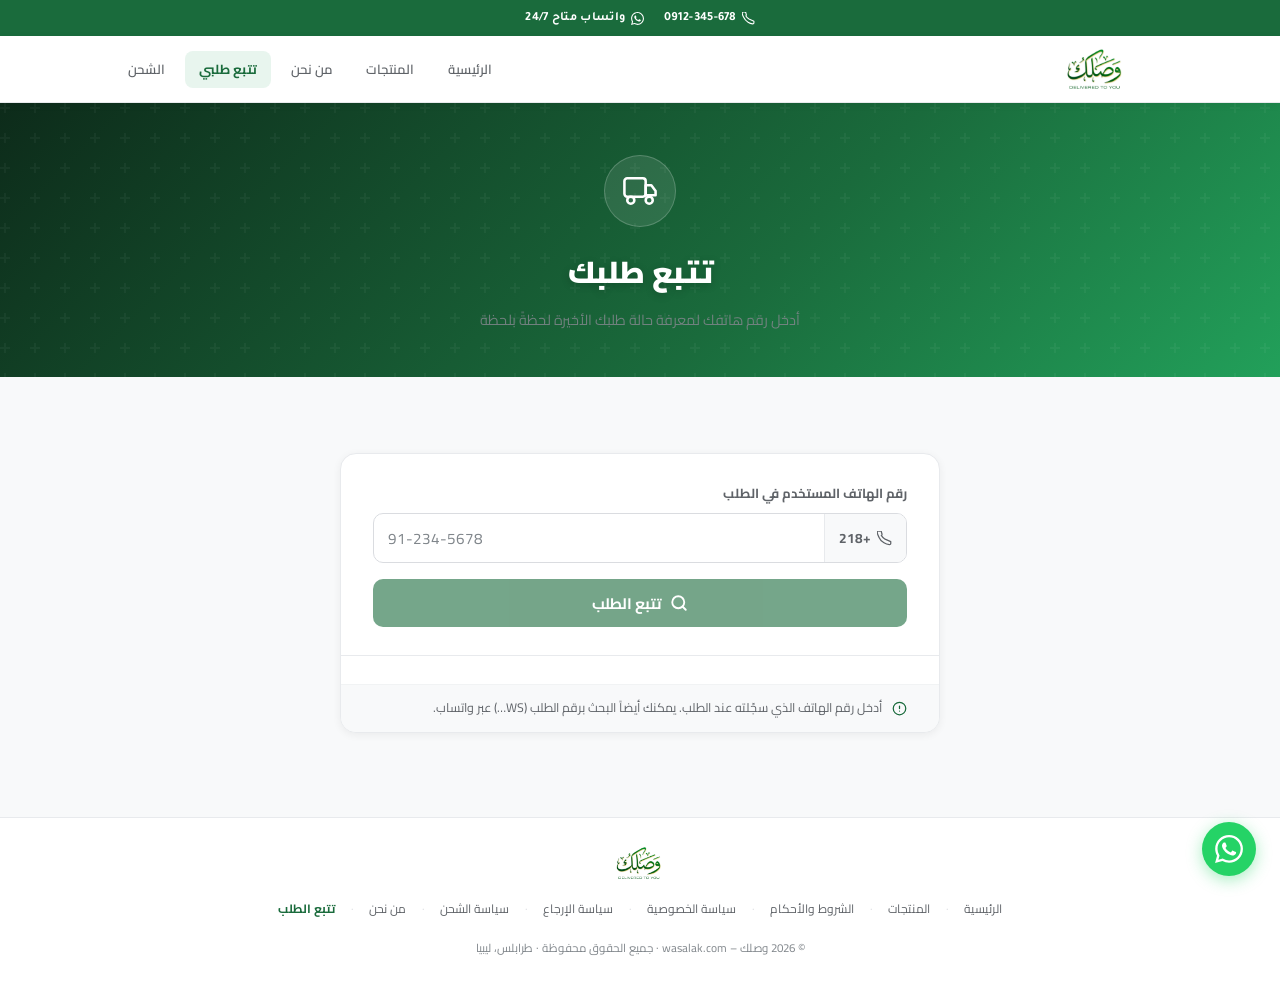
<file: track.html>
<!DOCTYPE html>
<html lang="ar" dir="rtl">
<head>
  <meta charset="UTF-8"/>
  <meta name="viewport" content="width=device-width, initial-scale=1.0"/>
  <meta name="description" content="تتبع طلبك في متجر وصلك – أدخل رقم هاتفك لمعرفة حالة طلبك لحظةً بلحظة"/>
  <meta name="robots" content="index, follow"/>
  <meta name="theme-color" content="#1a6b3c"/>
  <title>تتبع طلبي | وصلك – wasalak.com</title>
  <link rel="icon" href="assets/favicon.png" type="image/png"/>
  <link rel="preconnect" href="https://fonts.googleapis.com"/>
  <link rel="preconnect" href="https://fonts.gstatic.com" crossorigin/>
  <link href="https://fonts.googleapis.com/css2?family=Cairo:wght@400;600;700;900&family=Tajawal:wght@400;500;700&display=swap" rel="stylesheet"/>
  <link rel="stylesheet" href="css/style.css"/>

  <style>
    :root {
      --green:       #1a6b3c;
      --green-light: #e8f5ee;
      --green-dark:  #145530;
      --gray-50:     #f8f9fa;
      --gray-100:    #f1f3f4;
      --gray-200:    #e8eaed;
      --gray-300:    #dadce0;
      --gray-500:    #80868b;
      --gray-600:    #5f6368;
      --gray-700:    #3c4043;
      --gray-900:    #1a1a1a;
      --white:       #ffffff;
      --radius:      12px;
      --shadow-sm:   0 2px 8px rgba(0,0,0,.06);
      --transition:  .22s cubic-bezier(.4,0,.2,1);
    }
    *, *::before, *::after { box-sizing: border-box; margin: 0; padding: 0; }
    html { scroll-behavior: smooth; }
    body {
      font-family: 'Cairo', 'Tajawal', sans-serif;
      background: var(--gray-50);
      color: var(--gray-900);
      direction: rtl;
      line-height: 1.8;
    }

    /* ══ TOP BAR ══ */
    .top-bar {
      background: var(--green);
      color: #fff;
      text-align: center;
      padding: 7px 16px;
      font-size: .78rem;
      display: flex;
      align-items: center;
      justify-content: center;
      gap: 20px;
    }
    .top-bar-item {
      display: inline-flex;
      align-items: center;
      gap: 5px;
    }
    .top-bar-item svg { width: 13px; height: 13px; }

    /* ══ HEADER ══ */
    .terms-header {
      background: #ffffff;
      border-bottom: 1px solid #e8eaed;
      position: sticky;
      top: 0;
      z-index: 100;
      box-shadow: 0 2px 8px rgba(0,0,0,.06);
    }
    .terms-header-inner {
      max-width: 1100px;
      margin: 0 auto;
      padding: 0 24px;
      display: flex;
      align-items: center;
      justify-content: space-between;
      height: 66px;
      gap: 16px;
    }
    .header-logo {
      display: inline-flex;
      align-items: center;
      text-decoration: none;
      flex-shrink: 0;
    }
    .header-logo img {
      height: 42px;
      width: auto;
      object-fit: contain;
      transition: opacity .22s;
    }
    .header-logo:hover img { opacity: .85; }
    .logo-fallback {
      font-size: 1.3rem;
      font-weight: 900;
      color: #1a6b3c;
      display: none;
    }
    .header-nav {
      display: flex;
      align-items: center;
      gap: 6px;
    }
    .header-nav a {
      padding: 7px 14px;
      border-radius: 8px;
      font-size: .82rem;
      font-weight: 600;
      color: #5f6368;
      text-decoration: none;
      transition: background .22s, color .22s;
    }
    .header-nav a:hover  { background: #f1f3f4; color: #1a1a1a; }
    .header-nav a.active { background: #e8f5ee; color: #1a6b3c; font-weight: 700; }
    @media (max-width: 600px) {
      .header-nav { display: none; }
    }

    /* ══ HERO ══ */
    .track-hero {
      background: linear-gradient(135deg, #0d2b1a 0%, #1a6b3c 60%, #22a05a 100%);
      padding: 52px 24px 44px;
      text-align: center;
      color: #fff;
      position: relative;
      overflow: hidden;
    }
    .track-hero::before {
      content: '';
      position: absolute;
      inset: 0;
      background: url("data:image/svg+xml,%3Csvg width='60' height='60' viewBox='0 0 60 60' xmlns='http://www.w3.org/2000/svg'%3E%3Cg fill='none' fill-rule='evenodd'%3E%3Cg fill='%23ffffff' fill-opacity='0.04'%3E%3Cpath d='M36 34v-4h-2v4h-4v2h4v4h2v-4h4v-2h-4zm0-30V0h-2v4h-4v2h4v4h2V6h4V4h-4zM6 34v-4H4v4H0v2h4v4h2v-4h4v-2H6zM6 4V0H4v4H0v2h4v4h2V6h4V4H6z'/%3E%3C/g%3E%3C/g%3E%3C/svg%3E");
      pointer-events: none;
    }
    .hero-icon {
      width: 72px; height: 72px;
      background: rgba(255,255,255,.1);
      border-radius: 50%;
      border: 1.5px solid rgba(255,255,255,.2);
      display: flex; align-items: center; justify-content: center;
      margin: 0 auto 18px;
    }
    .hero-icon svg { width: 34px; height: 34px; color: #fff; }
    .track-hero h1 {
      font-size: 1.9rem;
      font-weight: 900;
      margin-bottom: 8px;
      text-shadow: 0 2px 8px rgba(0,0,0,.2);
    }
    .track-hero p {
      font-size: .9rem;
      opacity: .85;
      max-width: 480px;
      margin: 0 auto;
      line-height: 1.7;
    }

    /* ══ MAIN WRAPPER ══ */
    .track-section { padding: 36px 0 48px; }
    .track-container {
      max-width: 640px;
      margin: 0 auto;
      padding: 0 20px;
    }

    /* ══ CARD ══ */
    .track-card {
      background: var(--white);
      border-radius: 16px;
      border: 1px solid var(--gray-200);
      box-shadow: var(--shadow-sm);
      overflow: hidden;
      margin-bottom: 16px;
    }

    /* ══ FORM ══ */
    .form-section { padding: 28px 32px; }
    .form-label {
      display: block;
      font-size: .82rem;
      font-weight: 700;
      color: var(--gray-600);
      margin-bottom: 8px;
    }
    .phone-row {
      display: flex;
      align-items: center;
      border: 1px solid var(--gray-300);
      border-radius: 10px;
      overflow: hidden;
      transition: border-color var(--transition);
    }
    .phone-row:focus-within {
      border-color: var(--green);
      box-shadow: 0 0 0 3px rgba(26,107,60,.1);
    }
    .phone-prefix {
      padding: 0 14px;
      background: var(--gray-50);
      height: 48px;
      display: flex;
      align-items: center;
      gap: 6px;
      font-size: .85rem;
      font-weight: 700;
      color: var(--gray-600);
      border-left: 1px solid var(--gray-200);
      white-space: nowrap;
      flex-shrink: 0;
    }
    .phone-prefix svg { width: 15px; height: 15px; }
    .phone-input {
      flex: 1;
      height: 48px;
      border: none;
      outline: none;
      background: transparent;
      font-family: 'Cairo', sans-serif;
      font-size: .95rem;
      padding: 0 14px;
      color: var(--gray-900);
      direction: ltr;
      text-align: left;
    }
    .phone-input::placeholder { color: var(--gray-500); }
    .btn-track {
      width: 100%;
      margin-top: 16px;
      height: 48px;
      background: var(--green);
      color: #fff;
      border: none;
      border-radius: 10px;
      font-family: 'Cairo', sans-serif;
      font-size: .95rem;
      font-weight: 700;
      cursor: pointer;
      display: flex;
      align-items: center;
      justify-content: center;
      gap: 8px;
      transition: background var(--transition), transform .15s;
    }
    .btn-track:hover { background: var(--green-dark); transform: translateY(-1px); }
    .btn-track:active { transform: scale(.98); }
    .btn-track svg { width: 18px; height: 18px; }

    /* ══ HINT ROW ══ */
    .hint-row {
      padding: 14px 32px;
      display: flex;
      align-items: center;
      gap: 10px;
      background: var(--gray-50);
      border-top: 1px solid var(--gray-100);
    }
    .hint-row svg { width: 15px; height: 15px; color: var(--green); flex-shrink: 0; }
    .hint-row span { font-size: .78rem; color: var(--gray-600); line-height: 1.5; }

    /* ══ RESULTS ══ */
    .results-section { padding: 28px 32px; display: flex; flex-direction: column; gap: 20px; }

    .order-meta {
      display: grid;
      grid-template-columns: 1fr 1fr;
      gap: 10px;
    }
    .meta-card {
      background: var(--gray-50);
      border: 1px solid var(--gray-100);
      border-radius: 10px;
      padding: 12px 14px;
    }
    .meta-card .lbl { font-size: .72rem; color: var(--gray-500); font-weight: 600; margin-bottom: 3px; }
    .meta-card .val { font-size: .88rem; font-weight: 700; color: var(--gray-900); }

    .status-badge {
      display: inline-flex;
      align-items: center;
      gap: 5px;
      padding: 3px 10px;
      border-radius: 99px;
      font-size: .72rem;
      font-weight: 700;
    }
    .status-badge.processing { background: #fff8e1; color: #b45309; }
    .status-badge.shipped    { background: #dbeafe; color: #1e40af; }
    .status-badge.delivered  { background: #dcfce7; color: #15803d; }
    .status-badge.failed     { background: #fee2e2; color: #b91c1c; }

    /* ══ TIMELINE ══ */
    .timeline { display: flex; flex-direction: column; }
    .t-step { display: flex; gap: 14px; }
    .t-left {
      display: flex;
      flex-direction: column;
      align-items: center;
      width: 32px;
      flex-shrink: 0;
    }
    .t-dot {
      width: 32px; height: 32px;
      border-radius: 50%;
      display: flex; align-items: center; justify-content: center;
      flex-shrink: 0;
      z-index: 1;
    }
    .t-dot.done   { background: var(--green); }
    .t-dot.active { background: #fff; border: 2px solid var(--green); }
    .t-dot.wait   { background: var(--gray-100); border: 1px solid var(--gray-200); }
    .t-dot svg { width: 14px; height: 14px; }
    .t-dot.done   svg { color: #fff; }
    .t-dot.active svg { color: var(--green); }
    .t-dot.wait   svg { color: var(--gray-500); }
    .t-line {
      flex: 1;
      width: 2px;
      background: var(--gray-200);
      margin: 3px 0;
      min-height: 18px;
    }
    .t-line.done { background: var(--green); }
    .t-body { padding-bottom: 20px; flex: 1; padding-top: 4px; }
    .t-title { font-size: .88rem; font-weight: 700; color: var(--gray-900); margin-bottom: 2px; }
    .t-title.wait { color: var(--gray-500); }
    .t-desc { font-size: .78rem; color: var(--gray-600); line-height: 1.6; }
    .t-time { font-size: .72rem; color: var(--gray-500); margin-top: 2px; }

    /* ══ ACTION BUTTONS ══ */
    .action-row { display: flex; gap: 10px; }
    .btn-wa {
      flex: 1;
      display: flex; align-items: center; justify-content: center;
      gap: 7px;
      background: #25d366; color: #fff;
      border: none; border-radius: 10px; height: 44px;
      font-family: 'Cairo', sans-serif;
      font-size: .85rem; font-weight: 700;
      cursor: pointer; text-decoration: none;
      transition: background var(--transition);
    }
    .btn-wa:hover { background: #1db954; }
    .btn-wa svg { width: 18px; height: 18px; }
    .btn-secondary {
      display: flex; align-items: center; justify-content: center;
      gap: 6px;
      background: none;
      border: 1px solid var(--gray-300);
      border-radius: 10px; height: 44px;
      padding: 0 18px;
      font-family: 'Cairo', sans-serif;
      font-size: .85rem; font-weight: 600;
      color: var(--gray-600); cursor: pointer;
      transition: background var(--transition), color var(--transition);
    }
    .btn-secondary:hover { background: var(--gray-100); color: var(--gray-900); }
    .btn-secondary svg { width: 15px; height: 15px; }

    /* ══ EMPTY STATE ══ */
    .empty-wrap {
      padding: 48px 32px;
      text-align: center;
      display: flex; flex-direction: column; align-items: center; gap: 12px;
    }
    .empty-icon {
      width: 68px; height: 68px;
      border-radius: 50%;
      background: var(--gray-100);
      display: flex; align-items: center; justify-content: center;
      margin-bottom: 4px;
    }
    .empty-icon svg { width: 30px; height: 30px; color: var(--gray-500); }
    .empty-wrap h3 { font-size: 1rem; font-weight: 700; color: var(--gray-900); }
    .empty-wrap p  { font-size: .82rem; color: var(--gray-600); line-height: 1.7; max-width: 320px; }

    /* ══ FOOTER ══ */
    .terms-footer {
      background: var(--white, #ffffff);
      border-top: 1px solid #e8eaed;
      padding: 28px 24px;
      margin-top: 20px;
    }
    .terms-footer-inner {
      max-width: 1100px;
      margin: 0 auto;
      display: flex;
      flex-direction: column;
      align-items: center;
      gap: 14px;
      text-align: center;
    }
    .footer-logo img { height: 34px; width: auto; object-fit: contain; }
    .footer-legal-links {
      display: flex;
      align-items: center;
      gap: 6px;
      flex-wrap: wrap;
      justify-content: center;
    }
    .footer-legal-links a {
      font-size: .75rem;
      color: #5f6368;
      text-decoration: none;
      padding: 4px 10px;
      border-radius: 6px;
      transition: background .22s, color .22s;
    }
    .footer-legal-links a:hover   { background: #e8f5ee; color: #1a6b3c; }
    .footer-legal-links a.current { color: #1a6b3c; font-weight: 700; }
    .footer-sep  { color: #dadce0; font-size: .7rem; }
    .footer-copy { font-size: .72rem; color: #80868b; }

    /* ══ WHATSAPP FLOAT ══ */
    .whatsapp-float {
      position: fixed; bottom: 24px; right: 24px; z-index: 9998;
      width: 54px; height: 54px;
      background: #25d366; border-radius: 50%;
      display: flex; align-items: center; justify-content: center;
      box-shadow: 0 4px 16px rgba(37,211,102,.4);
      transition: transform .2s; text-decoration: none;
    }
    .whatsapp-float:hover { transform: scale(1.1); }
    .whatsapp-float svg { width: 28px; height: 28px; }

    /* ══ RESPONSIVE ══ */
    @media (max-width: 600px) {
      .form-section, .results-section, .empty-wrap { padding: 20px; }
      .hint-row { padding: 12px 20px; }
      .order-meta { grid-template-columns: 1fr; }
      .action-row { flex-direction: column; }
      .track-hero h1 { font-size: 1.4rem; }
    }
  </style>
</head>
<body>

<!-- ══ TOP BAR ══ -->
<div class="top-bar">
  <span class="top-bar-item">
    <svg viewBox="0 0 24 24" fill="none" stroke="#fff" stroke-width="2" stroke-linecap="round" stroke-linejoin="round">
      <path d="M22 16.92v3a2 2 0 01-2.18 2 19.79 19.79 0 01-8.63-3.07A19.5 19.5 0 013.07 9.81 19.79 19.79 0 01.22 1.18 2 2 0 012.18 0h3a2 2 0 012 1.72c.127.96.361 1.903.7 2.81a2 2 0 01-.45 2.11L6.91 7.09a16 16 0 006 6z"/>
    </svg>
    0912-345-678
  </span>
  <span class="top-bar-item">
    <svg viewBox="0 0 24 24" fill="#fff" width="13" height="13">
      <path d="M17.472 14.382c-.297-.149-1.758-.867-2.03-.967-.273-.099-.471-.148-.67.15-.197.297-.767.966-.94 1.164-.173.199-.347.223-.644.075-.297-.15-1.255-.463-2.39-1.475-.883-.788-1.48-1.761-1.653-2.059-.173-.297-.018-.458.13-.606.134-.133.298-.347.446-.52.149-.174.198-.298.298-.497.099-.198.05-.371-.025-.52-.075-.149-.669-1.612-.916-2.207-.242-.579-.487-.5-.669-.51-.173-.008-.371-.01-.57-.01-.198 0-.52.074-.792.372-.272.297-1.04 1.016-1.04 2.479 0 1.462 1.065 2.875 1.213 3.074.149.198 2.096 3.2 5.077 4.487.709.306 1.262.489 1.694.625.712.227 1.36.195 1.871.118.571-.085 1.758-.719 2.006-1.413.248-.694.248-1.289.173-1.413-.074-.124-.272-.198-.57-.347m-5.421 7.403h-.004a9.87 9.87 0 01-5.031-1.378l-.361-.214-3.741.982.998-3.648-.235-.374a9.86 9.86 0 01-1.51-5.26c.001-5.45 4.436-9.884 9.888-9.884 2.64 0 5.122 1.03 6.988 2.898a9.825 9.825 0 012.893 6.994c-.003 5.45-4.437 9.884-9.885 9.884m8.413-18.297A11.815 11.815 0 0012.05 0C5.495 0 .16 5.335.157 11.892c0 2.096.547 4.142 1.588 5.945L.057 24l6.305-1.654a11.882 11.882 0 005.683 1.448h.005c6.554 0 11.89-5.335 11.893-11.893a11.821 11.821 0 00-3.48-8.413z"/>
    </svg>
    واتساب متاح 24/7
  </span>
</div>

<!-- ══ HEADER ══ -->
<header class="terms-header">
  <div class="terms-header-inner">
    <a href="index.html" class="header-logo" aria-label="وصلك – الرئيسية">
      <img src="assets/logo.png" alt="وصلك | wasalak.com" height="42"
           onerror="this.style.display='none';document.getElementById('logoFallback').style.display='block'"/>
      <span class="logo-fallback" id="logoFallback">وصلك</span>
    </a>
    <nav class="header-nav" aria-label="التنقل الرئيسي">
      <a href="index.html">الرئيسية</a>
      <a href="catalog.html">المنتجات</a>
      <a href="about.html">من نحن</a>
      <a href="track.html" class="active" aria-current="page">تتبع طلبي</a>
      <a href="shipping.html">الشحن</a>
    </nav>
  </div>
</header>

<!-- ══ HERO ══ -->
<div class="track-hero" role="banner">
  <div class="hero-icon" aria-hidden="true">
    <svg viewBox="0 0 24 24" fill="none" stroke="currentColor" stroke-width="1.8" stroke-linecap="round" stroke-linejoin="round">
      <rect x="1" y="3" width="15" height="13" rx="2"/>
      <path d="M16 8h4l3 4v3h-7V8z"/>
      <circle cx="5.5" cy="18.5" r="2.5"/>
      <circle cx="18.5" cy="18.5" r="2.5"/>
    </svg>
  </div>
  <h1>تتبع طلبك</h1>
  <p>أدخل رقم هاتفك لمعرفة حالة طلبك الأخيرة لحظةً بلحظة</p>
</div>

<!-- ══ MAIN ══ -->
<section class="track-section">
  <div class="track-container">

    <!-- Form Card -->
    <div class="track-card" id="formCard">
      <div class="form-section">
        <label class="form-label" for="trackPhone">رقم الهاتف المستخدم في الطلب</label>
        <div class="phone-row">
          <span class="phone-prefix">
            <svg viewBox="0 0 24 24" fill="none" stroke="currentColor" stroke-width="2" stroke-linecap="round" stroke-linejoin="round">
              <path d="M22 16.92v3a2 2 0 01-2.18 2 19.79 19.79 0 01-8.63-3.07A19.5 19.5 0 013.07 9.81 19.79 19.79 0 01.22 1.18 2 2 0 012.18 0h3a2 2 0 012 1.72c.127.96.361 1.903.7 2.81a2 2 0 01-.45 2.11L6.91 7.09a16 16 0 006 6z"/>
            </svg>
            +218
          </span>
          <input
            type="tel"
            id="trackPhone"
            placeholder="91-234-5678"
            class="phone-input"
            maxlength="10"
            oninput="onPhoneInput()"
            onkeydown="if(event.key==='Enter')trackOrder()"
            aria-label="رقم الهاتف"
          />
        </div>
        <button class="btn-track" onclick="trackOrder()" id="trackBtn" style="opacity:.6">
          <svg viewBox="0 0 24 24" fill="none" stroke="currentColor" stroke-width="2.5" stroke-linecap="round" stroke-linejoin="round">
            <circle cx="11" cy="11" r="8"/>
            <line x1="21" y1="21" x2="16.65" y2="16.65"/>
          </svg>
          تتبع الطلب
        </button>
      </div>
      <div class="hint-row">
        <svg viewBox="0 0 24 24" fill="none" stroke="currentColor" stroke-width="2" stroke-linecap="round" stroke-linejoin="round">
          <circle cx="12" cy="12" r="10"/>
          <line x1="12" y1="8" x2="12" y2="12"/>
          <line x1="12" y1="16" x2="12.01" y2="16"/>
        </svg>
        <span>أدخل رقم الهاتف الذي سجّلته عند الطلب. يمكنك أيضاً البحث برقم الطلب (WS…) عبر واتساب.</span>
      </div>
    </div>

    <!-- Results Card -->
    <div class="track-card" id="resultsCard" style="display:none">
      <div class="results-section">
        <div class="order-meta" id="orderMeta"></div>
        <div class="timeline" id="trackTimeline"></div>
        <div class="action-row">
          <a href="https://wa.me/218912345678" class="btn-wa" target="_blank" rel="noopener">
            <svg viewBox="0 0 24 24" fill="currentColor">
              <path d="M17.472 14.382c-.297-.149-1.758-.867-2.03-.967-.273-.099-.471-.148-.67.15-.197.297-.767.966-.94 1.164-.173.199-.347.223-.644.075-.297-.15-1.255-.463-2.39-1.475-.883-.788-1.48-1.761-1.653-2.059-.173-.297-.018-.458.13-.606.134-.133.298-.347.446-.52.149-.174.198-.298.298-.497.099-.198.05-.371-.025-.52-.075-.149-.669-1.612-.916-2.207-.242-.579-.487-.5-.669-.51-.173-.008-.371-.01-.57-.01-.198 0-.52.074-.792.372-.272.297-1.04 1.016-1.04 2.479 0 1.462 1.065 2.875 1.213 3.074.149.198 2.096 3.2 5.077 4.487.709.306 1.262.489 1.694.625.712.227 1.36.195 1.871.118.571-.085 1.758-.719 2.006-1.413.248-.694.248-1.289.173-1.413-.074-.124-.272-.198-.57-.347m-5.421 7.403h-.004a9.87 9.87 0 01-5.031-1.378l-.361-.214-3.741.982.998-3.648-.235-.374a9.86 9.86 0 01-1.51-5.26c.001-5.45 4.436-9.884 9.888-9.884 2.64 0 5.122 1.03 6.988 2.898a9.825 9.825 0 012.893 6.994c-.003 5.45-4.437 9.884-9.885 9.884m8.413-18.297A11.815 11.815 0 0012.05 0C5.495 0 .16 5.335.157 11.892c0 2.096.547 4.142 1.588 5.945L.057 24l6.305-1.654a11.882 11.882 0 005.683 1.448h.005c6.554 0 11.89-5.335 11.893-11.893a11.821 11.821 0 00-3.48-8.413z"/>
            </svg>
            تواصل مع خدمة العملاء
          </a>
          <button class="btn-secondary" onclick="resetForm()">
            <svg viewBox="0 0 24 24" fill="none" stroke="currentColor" stroke-width="2" stroke-linecap="round" stroke-linejoin="round">
              <polyline points="1 4 1 10 7 10"/>
              <path d="M3.51 15a9 9 0 102.13-9.36L1 10"/>
            </svg>
            بحث جديد
          </button>
        </div>
      </div>
    </div>

    <!-- Empty State -->
    <div class="track-card" id="emptyCard" style="display:none">
      <div class="empty-wrap">
        <div class="empty-icon" aria-hidden="true">
          <svg viewBox="0 0 24 24" fill="none" stroke="currentColor" stroke-width="1.5" stroke-linecap="round" stroke-linejoin="round">
            <circle cx="11" cy="11" r="8"/>
            <line x1="21" y1="21" x2="16.65" y2="16.65"/>
          </svg>
        </div>
        <h3>لم يُعثر على طلب</h3>
        <p>تأكد من أن الرقم المدخل هو نفس رقم هاتفك المستخدم عند الطلب، أو تواصل معنا مباشرةً.</p>
        <div class="action-row" style="width:100%;margin-top:4px">
          <a href="https://wa.me/218912345678" class="btn-wa" target="_blank" rel="noopener">
            <svg viewBox="0 0 24 24" fill="currentColor" width="18" height="18">
              <path d="M17.472 14.382c-.297-.149-1.758-.867-2.03-.967-.273-.099-.471-.148-.67.15-.197.297-.767.966-.94 1.164-.173.199-.347.223-.644.075-.297-.15-1.255-.463-2.39-1.475-.883-.788-1.48-1.761-1.653-2.059-.173-.297-.018-.458.13-.606.134-.133.298-.347.446-.52.149-.174.198-.298.298-.497.099-.198.05-.371-.025-.52-.075-.149-.669-1.612-.916-2.207-.242-.579-.487-.5-.669-.51-.173-.008-.371-.01-.57-.01-.198 0-.52.074-.792.372-.272.297-1.04 1.016-1.04 2.479 0 1.462 1.065 2.875 1.213 3.074.149.198 2.096 3.2 5.077 4.487.709.306 1.262.489 1.694.625.712.227 1.36.195 1.871.118.571-.085 1.758-.719 2.006-1.413.248-.694.248-1.289.173-1.413-.074-.124-.272-.198-.57-.347m-5.421 7.403h-.004a9.87 9.87 0 01-5.031-1.378l-.361-.214-3.741.982.998-3.648-.235-.374a9.86 9.86 0 01-1.51-5.26c.001-5.45 4.436-9.884 9.888-9.884 2.64 0 5.122 1.03 6.988 2.898a9.825 9.825 0 012.893 6.994c-.003 5.45-4.437 9.884-9.885 9.884m8.413-18.297A11.815 11.815 0 0012.05 0C5.495 0 .16 5.335.157 11.892c0 2.096.547 4.142 1.588 5.945L.057 24l6.305-1.654a11.882 11.882 0 005.683 1.448h.005c6.554 0 11.89-5.335 11.893-11.893a11.821 11.821 0 00-3.48-8.413z"/>
            </svg>
            تواصل للمساعدة
          </a>
          <button class="btn-secondary" onclick="resetForm()">
            <svg viewBox="0 0 24 24" fill="none" stroke="currentColor" stroke-width="2" stroke-linecap="round" stroke-linejoin="round">
              <polyline points="1 4 1 10 7 10"/>
              <path d="M3.51 15a9 9 0 102.13-9.36L1 10"/>
            </svg>
            حاول مجدداً
          </button>
        </div>
      </div>
    </div>

  </div>
</section>

<!-- ══ WHATSAPP FLOAT ══ -->
<a href="https://wa.me/218912345678?text=مرحباً، أريد الاستفسار عن طلبي"
   class="whatsapp-float" target="_blank" rel="noopener noreferrer"
   aria-label="تواصل عبر واتساب">
  <svg viewBox="0 0 24 24" fill="#fff" width="28" height="28">
    <path d="M17.472 14.382c-.297-.149-1.758-.867-2.03-.967-.273-.099-.471-.148-.67.15-.197.297-.767.966-.94 1.164-.173.199-.347.223-.644.075-.297-.15-1.255-.463-2.39-1.475-.883-.788-1.48-1.761-1.653-2.059-.173-.297-.018-.458.13-.606.134-.133.298-.347.446-.52.149-.174.198-.298.298-.497.099-.198.05-.371-.025-.52-.075-.149-.669-1.612-.916-2.207-.242-.579-.487-.5-.669-.51-.173-.008-.371-.01-.57-.01-.198 0-.52.074-.792.372-.272.297-1.04 1.016-1.04 2.479 0 1.462 1.065 2.875 1.213 3.074.149.198 2.096 3.2 5.077 4.487.709.306 1.262.489 1.694.625.712.227 1.36.195 1.871.118.571-.085 1.758-.719 2.006-1.413.248-.694.248-1.289.173-1.413-.074-.124-.272-.198-.57-.347m-5.421 7.403h-.004a9.87 9.87 0 01-5.031-1.378l-.361-.214-3.741.982.998-3.648-.235-.374a9.86 9.86 0 01-1.51-5.26c.001-5.45 4.436-9.884 9.888-9.884 2.64 0 5.122 1.03 6.988 2.898a9.825 9.825 0 012.893 6.994c-.003 5.45-4.437 9.884-9.885 9.884m8.413-18.297A11.815 11.815 0 0012.05 0C5.495 0 .16 5.335.157 11.892c0 2.096.547 4.142 1.588 5.945L.057 24l6.305-1.654a11.882 11.882 0 005.683 1.448h.005c6.554 0 11.89-5.335 11.893-11.893a11.821 11.821 0 00-3.48-8.413z"/>
  </svg>
</a>

<!-- ══ FOOTER ══ -->
<footer class="terms-footer" role="contentinfo">
  <div class="terms-footer-inner">
    <a href="index.html" class="footer-logo" aria-label="وصلك – الرئيسية">
      <img src="assets/logo.png" alt="وصلك" height="34"
           onerror="this.style.display='none';this.nextElementSibling.style.display='block'"/>
      <span style="display:none;font-size:1.1rem;font-weight:900;color:#1a6b3c">وصلك</span>
    </a>
    <nav class="footer-legal-links" aria-label="الروابط القانونية">
      <a href="index.html">الرئيسية</a>
      <span class="footer-sep" aria-hidden="true">·</span>
      <a href="catalog.html">المنتجات</a>
      <span class="footer-sep" aria-hidden="true">·</span>
      <a href="terms.html">الشروط والأحكام</a>
      <span class="footer-sep" aria-hidden="true">·</span>
      <a href="privacy.html">سياسة الخصوصية</a>
      <span class="footer-sep" aria-hidden="true">·</span>
      <a href="returns.html">سياسة الإرجاع</a>
      <span class="footer-sep" aria-hidden="true">·</span>
      <a href="shipping.html">سياسة الشحن</a>
      <span class="footer-sep" aria-hidden="true">·</span>
      <a href="about.html">من نحن</a>
      <span class="footer-sep" aria-hidden="true">·</span>
      <a href="track.html" class="current" aria-current="page">تتبع الطلب</a>
    </nav>
    <p class="footer-copy">
      © 2026 وصلك – wasalak.com · جميع الحقوق محفوظة · طرابلس، ليبيا
    </p>
  </div>
</footer>

<script>
  /* ══ DEMO DATA ══ */
  const DEMO = {
    "0912345678": {
      id: "WS-20260401-7821",
      product: "سماعات لاسلكية بلوتوث",
      date: "01 أبريل 2026",
      city: "طرابلس",
      total: "189 د.ل",
      status: "shipped",
      steps: [
        { done:true,  label:"استلام الطلب",      desc:"تم تسجيل طلبك بنجاح",          time:"01/04 — 10:22" },
        { done:true,  label:"تأكيد بشري",         desc:"تأكّد المندوب وجدول التوصيل",  time:"01/04 — 11:48" },
        { done:true,  label:"تحضير وتغليف",       desc:"الطرد جاهز ومفحوص",            time:"01/04 — 14:00" },
        { done:false, active:true, label:"في الطريق إليك", desc:"المندوب يتجه نحو عنوانك", time:"تقدير: 06/04" },
        { done:false, label:"تم التوصيل",         desc:"بانتظار استلامك",               time:"—" }
      ]
    },
    "0901234567": {
      id: "WS-20260330-5543",
      product: "ساعة ذكية رياضية",
      date: "30 مارس 2026",
      city: "بنغازي",
      total: "245 د.ل",
      status: "delivered",
      steps: [
        { done:true, label:"استلام الطلب",   desc:"تم تسجيل طلبك",           time:"30/03 — 09:10" },
        { done:true, label:"تأكيد بشري",     desc:"تأكّد المندوب",            time:"30/03 — 10:30" },
        { done:true, label:"تحضير وتغليف",   desc:"الطرد جاهز",              time:"30/03 — 15:00" },
        { done:true, label:"في الطريق",      desc:"شُحن للمندوب",            time:"31/03 — 08:00" },
        { done:true, label:"تم التوصيل",     desc:"استُلم ودُفع عند الباب",  time:"02/04 — 14:22" }
      ]
    }
  };

  const STATUS_LABELS = {
    processing: { text:"قيد المعالجة", cls:"processing" },
    shipped:    { text:"في الطريق",    cls:"shipped"    },
    delivered:  { text:"تم التوصيل",  cls:"delivered"  },
    failed:     { text:"فشل التوصيل", cls:"failed"     }
  };

  const STEP_ICONS = [
    `<svg viewBox="0 0 24 24" fill="none" stroke="currentColor" stroke-width="2.5" stroke-linecap="round" stroke-linejoin="round"><path d="M14 2H6a2 2 0 00-2 2v16a2 2 0 002 2h12a2 2 0 002-2V8z"/><polyline points="14 2 14 8 20 8"/></svg>`,
    `<svg viewBox="0 0 24 24" fill="none" stroke="currentColor" stroke-width="2.5" stroke-linecap="round" stroke-linejoin="round"><path d="M22 16.92v3a2 2 0 01-2.18 2 19.79 19.79 0 01-8.63-3.07A19.5 19.5 0 013.07 9.81 19.79 19.79 0 01.22 1.18 2 2 0 012.18 0h3a2 2 0 012 1.72c.127.96.361 1.903.7 2.81a2 2 0 01-.45 2.11L6.91 7.09a16 16 0 006 6z"/></svg>`,
    `<svg viewBox="0 0 24 24" fill="none" stroke="currentColor" stroke-width="2.5" stroke-linecap="round" stroke-linejoin="round"><rect x="2" y="7" width="20" height="14" rx="2"/><path d="M16 7V5a2 2 0 00-2-2h-4a2 2 0 00-2 2v2"/><line x1="12" y1="12" x2="12" y2="16"/><line x1="10" y1="14" x2="14" y2="14"/></svg>`,
    `<svg viewBox="0 0 24 24" fill="none" stroke="currentColor" stroke-width="2.5" stroke-linecap="round" stroke-linejoin="round"><rect x="1" y="3" width="15" height="13" rx="2"/><path d="M16 8h4l3 4v3h-7V8z"/><circle cx="5.5" cy="18.5" r="2.5"/><circle cx="18.5" cy="18.5" r="2.5"/></svg>`,
    `<svg viewBox="0 0 24 24" fill="none" stroke="currentColor" stroke-width="2.5" stroke-linecap="round" stroke-linejoin="round"><polyline points="20 6 9 17 4 12"/></svg>`
  ];

  function onPhoneInput() {
    const v = document.getElementById('trackPhone').value;
    document.getElementById('trackBtn').style.opacity = v.length >= 9 ? '1' : '.6';
  }

  function trackOrder() {
    const raw = document.getElementById('trackPhone').value.replace(/[-\s]/g, '');
    if (!raw || raw.length < 7) return;
    const key = '0' + raw.replace(/^0+/, '');
    const order = DEMO[key] || DEMO['0' + raw];
    document.getElementById('resultsCard').style.display = 'none';
    document.getElementById('emptyCard').style.display   = 'none';
    if (order) { showResults(order); }
    else { document.getElementById('emptyCard').style.display = 'block'; }
  }

  function showResults(o) {
    const sl = STATUS_LABELS[o.status] || STATUS_LABELS.processing;
    document.getElementById('orderMeta').innerHTML = `
      <div class="meta-card"><div class="lbl">رقم الطلب</div><div class="val">${o.id}</div></div>
      <div class="meta-card"><div class="lbl">الحالة</div><div class="val"><span class="status-badge ${sl.cls}">${sl.text}</span></div></div>
      <div class="meta-card"><div class="lbl">المنتج</div><div class="val">${o.product}</div></div>
      <div class="meta-card"><div class="lbl">المدينة</div><div class="val">${o.city}</div></div>
      <div class="meta-card"><div class="lbl">تاريخ الطلب</div><div class="val">${o.date}</div></div>
      <div class="meta-card"><div class="lbl">الإجمالي</div><div class="val" style="color:#1a6b3c">${o.total}</div></div>
    `;
    document.getElementById('trackTimeline').innerHTML = o.steps.map((s, i) => {
      const isLast  = i === o.steps.length - 1;
      const dotCls  = s.done ? 'done' : s.active ? 'active' : 'wait';
      const titleCls = (s.done || s.active) ? '' : 'wait';
      return `<div class="t-step">
        <div class="t-left">
          <div class="t-dot ${dotCls}">${STEP_ICONS[i]}</div>
          ${!isLast ? `<div class="t-line${s.done ? ' done' : ''}"></div>` : ''}
        </div>
        <div class="t-body">
          <div class="t-title ${titleCls}">${s.label}</div>
          <div class="t-desc">${s.desc}</div>
          <div class="t-time">${s.time}</div>
        </div>
      </div>`;
    }).join('');
    document.getElementById('resultsCard').style.display = 'block';
  }

  function resetForm() {
    document.getElementById('trackPhone').value = '';
    document.getElementById('resultsCard').style.display = 'none';
    document.getElementById('emptyCard').style.display   = 'none';
    document.getElementById('trackBtn').style.opacity = '.6';
    document.getElementById('trackPhone').focus();
  }
</script>

<script src="js/app.js"></script>
</body>
</html>
</file>
<file: css/style.css>
/* ===================================
   متجر ليبيا - التصميم الكامل
   Google Fonts: Cairo + Tajawal + Almarai
   RTL Design System
   =================================== */

/* ===== المتغيرات الأساسية ===== */
:root {
  /* الألوان الرئيسية */
  --primary: #1a6b3c;
  --primary-dark: #145530;
  --primary-light: #e8f5ee;
  --secondary: #f0a500;
  --secondary-dark: #cc8c00;
  --accent: #e53e3e;
  --whatsapp: #25d366;
  --whatsapp-dark: #1da851;

  /* الألوان المحايدة */
  --white: #ffffff;
  --gray-50: #f9fafb;
  --gray-100: #f3f4f6;
  --gray-200: #e5e7eb;
  --gray-300: #d1d5db;
  --gray-400: #9ca3af;
  --gray-500: #6b7280;
  --gray-600: #4b5563;
  --gray-700: #374151;
  --gray-800: #1f2937;
  --gray-900: #111827;
  --dark: #0d1117;

  /* الطباعة */
  --font-main: 'Cairo', 'Tajawal', 'Almarai', sans-serif;
  --font-secondary: 'Tajawal', 'Cairo', sans-serif;

  /* الأبعاد */
  --border-radius: 12px;
  --border-radius-lg: 20px;
  --border-radius-sm: 8px;
  --shadow-sm: 0 2px 8px rgba(0,0,0,0.08);
  --shadow-md: 0 4px 20px rgba(0,0,0,0.12);
  --shadow-lg: 0 8px 40px rgba(0,0,0,0.16);
  --shadow-xl: 0 20px 60px rgba(0,0,0,0.2);
  --transition: all 0.3s ease;
  --container-max: 1280px;
}

/* ===== إعادة الضبط الشاملة ===== */
*, *::before, *::after { margin: 0; padding: 0; box-sizing: border-box; }
html { scroll-behavior: smooth; font-size: 16px; }
body {
  font-family: var(--font-main);
  direction: rtl;
  text-align: right;
  color: var(--gray-800);
  background: var(--gray-50);
  line-height: 1.7;
  overflow-x: hidden;
}
a { text-decoration: none; color: inherit; transition: var(--transition); }
img { max-width: 100%; height: auto; display: block; }
ul { list-style: none; }
button { cursor: pointer; border: none; background: none; font-family: var(--font-main); }
input, select, textarea { font-family: var(--font-main); direction: rtl; }

/* ===== الحاوية المركزية ===== */
.container {
  max-width: var(--container-max);
  margin: 0 auto;
  padding: 0 20px;
}

/* ===== الأقسام ===== */
.section { padding: 60px 0; }
.text-center { text-align: center; }

/* ===== شريط الإشعار العلوي ===== */
.top-bar {
  background: var(--primary);
  color: var(--white);
  text-align: center;
  padding: 10px 20px;
  font-size: 0.85rem;
  font-weight: 600;
  font-family: var(--font-secondary);
  letter-spacing: 0.3px;
}

/* ===== الهيدر ===== */
.header {
  background: var(--white);
  box-shadow: var(--shadow-sm);
  position: sticky;
  top: 0;
  z-index: 1000;
  transition: var(--transition);
}
.header.scrolled { box-shadow: var(--shadow-md); }
.header-inner {
  display: flex;
  align-items: center;
  justify-content: space-between;
  padding: 14px 20px;
  gap: 20px;
}
.logo {
  display: flex;
  align-items: center;
  gap: 8px;
  font-size: 1.4rem;
  font-weight: 900;
  color: var(--primary);
}
.logo-icon { font-size: 1.6rem; }
.logo-text strong { color: var(--primary); }
.logo-text { color: var(--gray-700); }

.nav-menu {
  display: flex;
  gap: 8px;
  align-items: center;
}
.nav-link {
  padding: 8px 16px;
  border-radius: var(--border-radius-sm);
  font-weight: 600;
  font-size: 0.95rem;
  color: var(--gray-600);
  transition: var(--transition);
}
.nav-link:hover, .nav-link.active {
  color: var(--primary);
  background: var(--primary-light);
}

.header-actions { display: flex; align-items: center; gap: 12px; }
.cart-btn {
  display: flex;
  align-items: center;
  gap: 6px;
  background: var(--primary-light);
  color: var(--primary);
  padding: 8px 16px;
  border-radius: var(--border-radius-sm);
  font-weight: 700;
  font-size: 0.95rem;
  transition: var(--transition);
  position: relative;
}
.cart-btn:hover { background: var(--primary); color: var(--white); }
.cart-count {
  background: var(--accent);
  color: var(--white);
  border-radius: 50%;
  width: 22px;
  height: 22px;
  display: flex;
  align-items: center;
  justify-content: center;
  font-size: 0.75rem;
  font-weight: 700;
}
.search-btn {
  background: var(--gray-100);
  padding: 8px 12px;
  border-radius: var(--border-radius-sm);
  font-size: 1rem;
  transition: var(--transition);
}
.search-btn:hover { background: var(--gray-200); }

.menu-toggle {
  display: none;
  background: var(--gray-100);
  padding: 8px 12px;
  border-radius: var(--border-radius-sm);
  font-size: 1.2rem;
}

/* ===== شريط البحث ===== */
.search-bar {
  background: var(--gray-100);
  padding: 16px 0;
  border-top: 1px solid var(--gray-200);
}
.search-input, .search-input-large {
  width: 100%;
  padding: 12px 20px;
  border: 2px solid var(--gray-200);
  border-radius: var(--border-radius);
  font-size: 1rem;
  font-family: var(--font-main);
  background: var(--white);
  transition: var(--transition);
  direction: rtl;
}
.search-input:focus, .search-input-large:focus {
  outline: none;
  border-color: var(--primary);
  box-shadow: 0 0 0 4px rgba(26,107,60,0.1);
}

/* ===== الأزرار ===== */
.btn {
  display: inline-flex;
  align-items: center;
  justify-content: center;
  gap: 8px;
  padding: 12px 24px;
  border-radius: var(--border-radius);
  font-family: var(--font-main);
  font-size: 0.95rem;
  font-weight: 700;
  transition: var(--transition);
  cursor: pointer;
  border: 2px solid transparent;
  text-align: center;
}
.btn-primary {
  background: var(--primary);
  color: var(--white);
  border-color: var(--primary);
}
.btn-primary:hover {
  background: var(--primary-dark);
  border-color: var(--primary-dark);
  transform: translateY(-2px);
  box-shadow: 0 6px 20px rgba(26,107,60,0.3);
}
.btn-outline {
  background: transparent;
  color: var(--primary);
  border-color: var(--primary);
}
.btn-outline:hover {
  background: var(--primary);
  color: var(--white);
  transform: translateY(-2px);
}
.btn-whatsapp {
  background: var(--whatsapp);
  color: var(--white);
  border-color: var(--whatsapp);
}
.btn-whatsapp:hover {
  background: var(--whatsapp-dark);
  border-color: var(--whatsapp-dark);
  transform: translateY(-2px);
}
.btn-large { padding: 16px 32px; font-size: 1.05rem; }
.btn-block { width: 100%; }
.btn-order {
  background: linear-gradient(135deg, var(--primary) 0%, var(--primary-dark) 100%);
  font-size: 1.1rem;
  padding: 18px;
  border-radius: var(--border-radius);
  box-shadow: 0 6px 20px rgba(26,107,60,0.35);
  letter-spacing: 0.5px;
}
.btn-order:hover { transform: translateY(-3px); box-shadow: 0 10px 30px rgba(26,107,60,0.4); }

/* ===== Hero Section ===== */
.hero {
  position: relative;
  min-height: 85vh;
  display: flex;
  align-items: center;
  background: linear-gradient(135deg, #0d2b1a 0%, #1a6b3c 50%, #22a05a 100%);
  overflow: hidden;
}
.hero-bg {
  position: absolute;
  inset: 0;
  background: url("data:image/svg+xml,%3Csvg width='60' height='60' viewBox='0 0 60 60' xmlns='http://www.w3.org/2000/svg'%3E%3Cg fill='none' fill-rule='evenodd'%3E%3Cg fill='%23ffffff' fill-opacity='0.04'%3E%3Ccircle cx='30' cy='30' r='20'/%3E%3C/g%3E%3C/g%3E%3C/svg%3E");
}
.hero-content {
  position: relative;
  z-index: 1;
  color: var(--white);
  max-width: 700px;
  padding: 80px 20px;
}
.hero-badge {
  display: inline-block;
  background: var(--secondary);
  color: var(--dark);
  padding: 6px 16px;
  border-radius: 20px;
  font-size: 0.85rem;
  font-weight: 700;
  margin-bottom: 20px;
  animation: pulse 2s infinite;
}
@keyframes pulse {
  0%, 100% { transform: scale(1); }
  50% { transform: scale(1.05); }
}
.hero-title {
  font-size: clamp(2.2rem, 5vw, 3.5rem);
  font-weight: 900;
  line-height: 1.2;
  margin-bottom: 20px;
  font-family: var(--font-secondary);
}
.highlight { color: var(--secondary); }
.hero-subtitle {
  font-size: 1.2rem;
  opacity: 0.9;
  margin-bottom: 32px;
  font-weight: 400;
}
.hero-actions { display: flex; gap: 16px; flex-wrap: wrap; margin-bottom: 40px; }
.hero-stats {
  display: flex;
  align-items: center;
  gap: 20px;
  flex-wrap: wrap;
}
.stat { display: flex; flex-direction: column; gap: 2px; }
.stat strong { font-size: 1.5rem; font-weight: 900; color: var(--secondary); }
.stat span { font-size: 0.85rem; opacity: 0.8; }
.stat-divider { color: rgba(255,255,255,0.3); font-size: 1.5rem; }
.hero-scroll-indicator {
  position: absolute;
  bottom: 30px;
  left: 50%;
  transform: translateX(-50%);
  color: rgba(255,255,255,0.6);
  font-size: 1.5rem;
  animation: bounce 2s infinite;
}
@keyframes bounce {
  0%, 100% { transform: translateX(-50%) translateY(0); }
  50% { transform: translateX(-50%) translateY(8px); }
}

/* ===== قسم الريأشورانس ===== */
.reassurance {
  background: var(--white);
  padding: 40px 0;
  border-bottom: 1px solid var(--gray-200);
}
.reassurance-grid {
  display: grid;
  grid-template-columns: repeat(4, 1fr);
  gap: 24px;
}
.reassurance-item {
  text-align: center;
  padding: 20px;
  border-radius: var(--border-radius);
  transition: var(--transition);
}
.reassurance-item:hover { background: var(--primary-light); }
.r-icon { font-size: 2.5rem; display: block; margin-bottom: 12px; }
.reassurance-item h3 { font-size: 1rem; font-weight: 700; color: var(--primary); margin-bottom: 6px; }
.reassurance-item p { font-size: 0.85rem; color: var(--gray-500); line-height: 1.5; }

/* ===== بطاقات المنتجات ===== */
.products-grid {
  display: grid;
  grid-template-columns: repeat(auto-fill, minmax(260px, 1fr));
  gap: 24px;
}
.product-card {
  background: var(--white);
  border-radius: var(--border-radius-lg);
  overflow: hidden;
  box-shadow: var(--shadow-sm);
  transition: var(--transition);
  position: relative;
}
.product-card:hover {
  transform: translateY(-6px);
  box-shadow: var(--shadow-lg);
}
.product-image-wrapper {
  position: relative;
  overflow: hidden;
  padding-top: 75%;
  background: var(--gray-100);
}
.product-image-wrapper img {
  position: absolute;
  top: 0; left: 0;
  width: 100%; height: 100%;
  object-fit: cover;
  transition: transform 0.5s ease;
}
.product-card:hover .product-image-wrapper img { transform: scale(1.08); }
.product-badge {
  position: absolute;
  top: 12px;
  right: 12px;
  background: var(--accent);
  color: var(--white);
  padding: 4px 12px;
  border-radius: 20px;
  font-size: 0.8rem;
  font-weight: 700;
  z-index: 2;
}
.badge-new { background: var(--primary); }
.badge-sale { background: var(--accent); }
.badge-hot { background: var(--secondary); color: var(--dark); }

.product-wishlist {
  position: absolute;
  top: 12px;
  left: 12px;
  background: var(--white);
  width: 36px;
  height: 36px;
  border-radius: 50%;
  display: flex;
  align-items: center;
  justify-content: center;
  font-size: 1rem;
  box-shadow: var(--shadow-sm);
  transition: var(--transition);
  z-index: 2;
}
.product-wishlist:hover { background: #ffe0e0; transform: scale(1.1); }

.product-body { padding: 16px; }
.product-category {
  font-size: 0.75rem;
  color: var(--primary);
  font-weight: 600;
  text-transform: uppercase;
  margin-bottom: 6px;
}
.product-title {
  font-size: 1rem;
  font-weight: 700;
  color: var(--gray-800);
  margin-bottom: 8px;
  line-height: 1.4;
  display: -webkit-box;
  -webkit-line-clamp: 2;
  -webkit-box-orient: vertical;
  overflow: hidden;
}
.product-rating { display: flex; align-items: center; gap: 6px; margin-bottom: 10px; font-size: 0.85rem; }
.rating-count { color: var(--gray-400); font-size: 0.8rem; }
.product-price-row { display: flex; align-items: center; gap: 10px; margin-bottom: 14px; }
.price { font-size: 1.25rem; font-weight: 900; color: var(--primary); }
.price-old { font-size: 0.9rem; color: var(--gray-400); text-decoration: line-through; }
.price-badge {
  background: #fff0f0;
  color: var(--accent);
  padding: 2px 8px;
  border-radius: 20px;
  font-size: 0.75rem;
  font-weight: 700;
}
.product-card-actions { display: flex; gap: 8px; }
.btn-add-cart {
  flex: 1;
  background: var(--primary-light);
  color: var(--primary);
  padding: 10px;
  border-radius: var(--border-radius-sm);
  font-weight: 700;
  font-size: 0.9rem;
  transition: var(--transition);
  text-align: center;
}
.btn-add-cart:hover { background: var(--primary); color: var(--white); }
.btn-buy-now {
  flex: 1;
  background: var(--primary);
  color: var(--white);
  padding: 10px;
  border-radius: var(--border-radius-sm);
  font-weight: 700;
  font-size: 0.9rem;
  transition: var(--transition);
  text-align: center;
}
.btn-buy-now:hover { background: var(--primary-dark); }

/* ===== رأس القسم ===== */
.section-header {
  display: flex;
  align-items: center;
  justify-content: space-between;
  margin-bottom: 32px;
}
.section-header h2 { font-size: 1.8rem; font-weight: 900; }
.view-all { color: var(--primary); font-weight: 600; font-size: 0.95rem; }
.view-all:hover { text-decoration: underline; }

/* ===== تبويبات الفئات ===== */
.category-tabs { display: flex; gap: 8px; flex-wrap: wrap; }
.tab-btn {
  padding: 8px 20px;
  border-radius: 20px;
  border: 2px solid var(--gray-200);
  background: var(--white);
  color: var(--gray-600);
  font-weight: 600;
  font-size: 0.9rem;
  transition: var(--transition);
  font-family: var(--font-main);
}
.tab-btn.active, .tab-btn:hover {
  border-color: var(--primary);
  background: var(--primary);
  color: var(--white);
}

/* ===== بانر العروض ===== */
.promo-banner {
  background: linear-gradient(135deg, #f0a500 0%, #ff7b00 100%);
  padding: 60px 0;
  color: var(--white);
  overflow: hidden;
  position: relative;
}
.promo-banner::before {
  content: '';
  position: absolute;
  inset: 0;
  background: url("data:image/svg+xml,%3Csvg width='40' height='40' viewBox='0 0 40 40' xmlns='http://www.w3.org/2000/svg'%3E%3Cg fill='%23ffffff' fill-opacity='0.06'%3E%3Ccircle cx='20' cy='20' r='15'/%3E%3C/g%3E%3C/svg%3E");
}
.promo-content { position: relative; max-width: 600px; }
.promo-tag {
  display: inline-block;
  background: rgba(255,255,255,0.25);
  padding: 4px 16px;
  border-radius: 20px;
  font-size: 0.85rem;
  font-weight: 700;
  margin-bottom: 16px;
}
.promo-content h2 { font-size: 2rem; font-weight: 900; margin-bottom: 12px; }
.promo-content p { opacity: 0.9; margin-bottom: 24px; font-size: 1.05rem; }

/* ===== آراء العملاء ===== */
.testimonials { background: var(--primary-light); }
.testimonials-slider {
  display: grid;
  grid-template-columns: repeat(3, 1fr);
  gap: 24px;
  margin-top: 32px;
}
.testimonial-card {
  background: var(--white);
  border-radius: var(--border-radius-lg);
  padding: 24px;
  box-shadow: var(--shadow-sm);
  transition: var(--transition);
}
.testimonial-card:hover { transform: translateY(-4px); box-shadow: var(--shadow-md); }
.stars { font-size: 1.1rem; margin-bottom: 12px; }
.testimonial-card p { color: var(--gray-600); line-height: 1.7; margin-bottom: 16px; }
.reviewer { display: flex; align-items: center; gap: 12px; }
.reviewer-avatar { font-size: 2rem; }
.reviewer strong { display: block; font-weight: 700; color: var(--gray-800); }
.reviewer small { color: var(--gray-500); font-size: 0.85rem; }

/* ===== إشعارات المبيعات ===== */
.sale-notification {
  position: fixed;
  bottom: 90px;
  right: 20px;
  background: var(--white);
  border-radius: var(--border-radius);
  box-shadow: var(--shadow-lg);
  padding: 14px 18px;
  max-width: 280px;
  z-index: 9999;
  animation: slideInRight 0.5s ease;
  border-right: 4px solid var(--primary);
}
@keyframes slideInRight {
  from { transform: translateX(120%); opacity: 0; }
  to { transform: translateX(0); opacity: 1; }
}
.notif-content { display: flex; align-items: center; gap: 12px; }
.notif-icon { font-size: 1.5rem; }
.notif-text { flex: 1; }
.notif-text strong { display: block; font-size: 0.9rem; font-weight: 700; color: var(--gray-800); }
.notif-text span { font-size: 0.8rem; color: var(--gray-500); }
.notif-close { color: var(--gray-400); font-size: 0.9rem; padding: 4px; }
.notif-close:hover { color: var(--gray-700); }

/* ===== واتساب العائم ===== */
.whatsapp-float {
  position: fixed;
  bottom: 24px;
  left: 24px;
  background: var(--whatsapp);
  color: var(--white);
  width: 60px;
  height: 60px;
  border-radius: 50%;
  display: flex;
  align-items: center;
  justify-content: center;
  font-size: 1.8rem;
  box-shadow: 0 4px 20px rgba(37,211,102,0.5);
  z-index: 9998;
  transition: var(--transition);
  animation: heartbeat 2s infinite;
}
@keyframes heartbeat {
  0%, 100% { transform: scale(1); }
  50% { transform: scale(1.1); box-shadow: 0 6px 30px rgba(37,211,102,0.7); }
}
.whatsapp-float:hover { transform: scale(1.15); background: var(--whatsapp-dark); }
.whatsapp-tooltip {
  position: absolute;
  right: 70px;
  background: var(--dark);
  color: var(--white);
  padding: 8px 14px;
  border-radius: var(--border-radius-sm);
  font-size: 0.85rem;
  white-space: nowrap;
  opacity: 0;
  pointer-events: none;
  transition: var(--transition);
}
.whatsapp-float:hover .whatsapp-tooltip { opacity: 1; }

/* ===== زر التمرير للأعلى ===== */
.scroll-top {
  position: fixed;
  bottom: 24px;
  right: 24px;
  background: var(--primary);
  color: var(--white);
  width: 48px;
  height: 48px;
  border-radius: 50%;
  font-size: 1.2rem;
  box-shadow: var(--shadow-md);
  z-index: 9997;
  opacity: 0;
  transform: translateY(20px);
  transition: var(--transition);
}
.scroll-top.visible { opacity: 1; transform: translateY(0); }
.scroll-top:hover { background: var(--primary-dark); transform: translateY(-3px); }

/* ===== الفوتر ===== */
.footer {
  background: var(--gray-900);
  color: var(--gray-300);
  padding: 60px 0 0;
}
.footer-grid {
  display: grid;
  grid-template-columns: 2fr 1fr 1fr 1.5fr;
  gap: 40px;
  padding-bottom: 40px;
  border-bottom: 1px solid var(--gray-700);
}
.footer-brand .logo { color: var(--white); margin-bottom: 16px; font-size: 1.3rem; }
.footer-brand p { font-size: 0.9rem; line-height: 1.7; color: var(--gray-400); margin-bottom: 20px; }
.social-links { display: flex; gap: 10px; flex-wrap: wrap; }
.social-btn {
  background: var(--gray-800);
  padding: 8px 14px;
  border-radius: var(--border-radius-sm);
  font-size: 0.85rem;
  color: var(--gray-300);
  transition: var(--transition);
}
.social-btn:hover { background: var(--primary); color: var(--white); }
.footer-col h4 { font-size: 1rem; font-weight: 700; color: var(--white); margin-bottom: 16px; padding-bottom: 8px; border-bottom: 2px solid var(--primary); display: inline-block; }
.footer-col ul li { margin-bottom: 10px; }
.footer-col ul li a { color: var(--gray-400); font-size: 0.9rem; transition: var(--transition); }
.footer-col ul li a:hover { color: var(--primary); padding-right: 6px; }
.contact-info p { margin-bottom: 10px; font-size: 0.9rem; }
.contact-info a { color: var(--gray-400); transition: var(--transition); }
.contact-info a:hover { color: var(--primary); }
.payment-methods { margin-top: 16px; display: flex; flex-direction: column; gap: 8px; }
.payment-methods span { display: flex; align-items: center; gap: 8px; font-size: 0.85rem; background: var(--gray-800); padding: 6px 12px; border-radius: var(--border-radius-sm); }
.footer-bottom {
  text-align: center;
  padding: 20px;
  color: var(--gray-500);
  font-size: 0.85rem;
  display: flex;
  justify-content: space-between;
  align-items: center;
  flex-wrap: wrap;
  gap: 10px;
}

/* ===== الكتالوج ===== */
.catalog-hero {
  background: var(--primary);
  color: var(--white);
  padding: 40px 0;
  text-align: center;
}
.catalog-hero h1 { font-size: 2rem; font-weight: 900; margin-bottom: 20px; }
.catalog-hero .catalog-search {
  display: flex;
  max-width: 500px;
  margin: 0 auto;
  gap: 12px;
}
.catalog-section { padding: 40px 0; }
.catalog-layout {
  display: grid;
  grid-template-columns: 280px 1fr;
  gap: 30px;
  align-items: start;
}
.filters-sidebar {
  background: var(--white);
  border-radius: var(--border-radius-lg);
  padding: 24px;
  box-shadow: var(--shadow-sm);
  position: sticky;
  top: 100px;
}
.filter-header { display: flex; align-items: center; justify-content: space-between; margin-bottom: 20px; }
.filter-header h3 { font-size: 1.1rem; font-weight: 700; color: var(--gray-800); }
.reset-btn { font-size: 0.85rem; color: var(--accent); font-weight: 600; font-family: var(--font-main); }
.filter-group { margin-bottom: 20px; padding-bottom: 20px; border-bottom: 1px solid var(--gray-200); }
.filter-group:last-child { border-bottom: none; }
.filter-group h4 { font-size: 0.95rem; font-weight: 700; color: var(--gray-700); margin-bottom: 12px; }
.filter-group label { display: flex; align-items: center; gap: 8px; margin-bottom: 8px; font-size: 0.9rem; cursor: pointer; color: var(--gray-600); }
.filter-group input[type="radio"],
.filter-group input[type="checkbox"] { accent-color: var(--primary); width: 16px; height: 16px; }
.price-range input { width: 100%; accent-color: var(--primary); }
.price-display { display: flex; justify-content: space-between; font-size: 0.85rem; color: var(--gray-500); margin-top: 6px; }

.catalog-toolbar {
  display: flex;
  align-items: center;
  justify-content: space-between;
  margin-bottom: 24px;
  background: var(--white);
  padding: 12px 16px;
  border-radius: var(--border-radius);
  box-shadow: var(--shadow-sm);
  flex-wrap: wrap;
  gap: 12px;
}
#productCount { color: var(--gray-500); font-size: 0.9rem; }
.sort-options { display: flex; align-items: center; gap: 10px; }
.sort-options label { font-size: 0.9rem; color: var(--gray-600); }
.sort-options select {
  padding: 6px 12px;
  border: 2px solid var(--gray-200);
  border-radius: var(--border-radius-sm);
  font-size: 0.9rem;
  font-family: var(--font-main);
  background: var(--white);
  cursor: pointer;
}
.sort-options select:focus { outline: none; border-color: var(--primary); }
.view-toggle { display: flex; gap: 6px; }
.view-toggle button {
  padding: 6px 10px;
  border: 2px solid var(--gray-200);
  border-radius: var(--border-radius-sm);
  background: var(--white);
  font-size: 1rem;
  transition: var(--transition);
}
.view-toggle button.active { border-color: var(--primary); background: var(--primary); color: var(--white); }
.pagination { display: flex; gap: 8px; justify-content: center; margin-top: 40px; }
.page-btn {
  width: 40px; height: 40px;
  border-radius: var(--border-radius-sm);
  border: 2px solid var(--gray-200);
  background: var(--white);
  font-size: 0.9rem;
  font-family: var(--font-main);
  transition: var(--transition);
}
.page-btn.active, .page-btn:hover { border-color: var(--primary); background: var(--primary); color: var(--white); }

/* ===== صفحة المنتج ===== */
.breadcrumb-bar {
  background: var(--gray-100);
  padding: 12px 0;
  border-bottom: 1px solid var(--gray-200);
}
.breadcrumb-bar .container { display: flex; gap: 8px; align-items: center; font-size: 0.9rem; color: var(--gray-500); }
.breadcrumb-bar a { color: var(--primary); font-weight: 600; }
.product-detail { background: var(--white); }
.product-layout {
  display: grid;
  grid-template-columns: 1fr 1fr;
  gap: 48px;
  margin-bottom: 60px;
}
.main-product-image { width: 100%; border-radius: var(--border-radius-lg); }
.thumbnail-list { display: flex; gap: 10px; margin-top: 12px; flex-wrap: wrap; }
.thumbnail-list img {
  width: 70px; height: 70px;
  object-fit: cover;
  border-radius: var(--border-radius-sm);
  cursor: pointer;
  border: 2px solid var(--gray-200);
  transition: var(--transition);
}
.thumbnail-list img.active, .thumbnail-list img:hover { border-color: var(--primary); }
.product-category-tag {
  display: inline-block;
  background: var(--primary-light);
  color: var(--primary);
  padding: 4px 14px;
  border-radius: 20px;
  font-size: 0.8rem;
  font-weight: 700;
  margin-bottom: 12px;
}
.product-name { font-size: 1.8rem; font-weight: 900; color: var(--gray-900); margin-bottom: 12px; line-height: 1.3; }
.product-rating-row { display: flex; align-items: center; gap: 12px; margin-bottom: 16px; }
.review-count { color: var(--gray-400); font-size: 0.9rem; }
.in-stock { color: var(--primary); font-weight: 700; font-size: 0.9rem; }
.product-price-block { display: flex; align-items: center; gap: 14px; margin-bottom: 20px; }
.current-price { font-size: 2rem; font-weight: 900; color: var(--primary); }
.original-price { font-size: 1.1rem; color: var(--gray-400); text-decoration: line-through; }
.discount-badge {
  background: var(--accent);
  color: var(--white);
  padding: 4px 12px;
  border-radius: 20px;
  font-size: 0.9rem;
  font-weight: 700;
}
.product-description { color: var(--gray-600); line-height: 1.8; margin-bottom: 20px; }
.product-options { margin-bottom: 20px; }
.option-group { margin-bottom: 14px; }
.option-group label { font-weight: 700; display: block; margin-bottom: 8px; }
.option-buttons { display: flex; gap: 8px; flex-wrap: wrap; }
.option-btn {
  padding: 6px 16px;
  border: 2px solid var(--gray-200);
  border-radius: var(--border-radius-sm);
  background: var(--white);
  font-family: var(--font-main);
  cursor: pointer;
  transition: var(--transition);
  font-size: 0.9rem;
}
.option-btn.active, .option-btn:hover { border-color: var(--primary); background: var(--primary-light); color: var(--primary); }
.quantity-selector { display: flex; align-items: center; gap: 16px; margin-bottom: 20px; }
.quantity-selector label { font-weight: 700; }
.qty-controls { display: flex; align-items: center; border: 2px solid var(--gray-200); border-radius: var(--border-radius-sm); overflow: hidden; }
.qty-btn {
  width: 40px; height: 44px;
  background: var(--gray-100);
  font-size: 1.2rem;
  font-weight: 700;
  transition: var(--transition);
  font-family: var(--font-main);
}
.qty-btn:hover { background: var(--primary); color: var(--white); }
.qty-input {
  width: 60px;
  text-align: center;
  border: none;
  border-right: 2px solid var(--gray-200);
  border-left: 2px solid var(--gray-200);
  font-size: 1rem;
  font-weight: 700;
  padding: 8px 0;
}
.product-actions { display: flex; flex-direction: column; gap: 12px; margin-bottom: 20px; }
.product-guarantees {
  display: grid;
  grid-template-columns: 1fr 1fr;
  gap: 10px;
  padding-top: 20px;
  border-top: 1px solid var(--gray-200);
}
.guarantee-item {
  display: flex;
  align-items: center;
  gap: 8px;
  font-size: 0.85rem;
  color: var(--gray-600);
  padding: 8px 12px;
  background: var(--gray-50);
  border-radius: var(--border-radius-sm);
}

/* ===== تبويبات المنتج ===== */
.product-tabs { margin-bottom: 60px; }
.tabs-header { display: flex; border-bottom: 2px solid var(--gray-200); margin-bottom: 24px; gap: 4px; }
.tabs-header .tab-btn {
  padding: 12px 24px;
  border: none;
  border-bottom: 3px solid transparent;
  margin-bottom: -2px;
  background: none;
  border-radius: 0;
}
.tabs-header .tab-btn.active { border-bottom-color: var(--primary); color: var(--primary); }
.tab-content { display: none; }
.tab-content.active { display: block; }
.specs-table { width: 100%; border-collapse: collapse; }
.specs-table tr:nth-child(even) { background: var(--gray-50); }
.specs-table td { padding: 12px 16px; border-bottom: 1px solid var(--gray-200); font-size: 0.95rem; }
.specs-table td:first-child { font-weight: 700; color: var(--gray-700); width: 35%; }

/* ===== آراء العملاء ===== */
.reviews-summary { display: flex; gap: 30px; margin-bottom: 24px; align-items: center; }
.big-rating { font-size: 4rem; font-weight: 900; color: var(--primary); line-height: 1; }
.review-bars { flex: 1; }
.review-bar { display: flex; align-items: center; gap: 10px; margin-bottom: 6px; font-size: 0.85rem; }
.bar-track { flex: 1; height: 6px; background: var(--gray-200); border-radius: 3px; }
.bar-fill { height: 100%; background: var(--secondary); border-radius: 3px; transition: width 1s ease; }
.review-item { border-bottom: 1px solid var(--gray-200); padding: 20px 0; }
.review-header { display: flex; justify-content: space-between; margin-bottom: 8px; }
.reviewer-info strong { font-weight: 700; }
.reviewer-info small { color: var(--gray-400); font-size: 0.8rem; margin-right: 8px; }
.review-body { color: var(--gray-600); line-height: 1.7; }
.add-review { margin-top: 30px; background: var(--gray-50); padding: 24px; border-radius: var(--border-radius); }
.add-review h3 { margin-bottom: 16px; }
.star-rating-input { font-size: 2rem; margin-bottom: 12px; cursor: pointer; direction: ltr; display: inline-block; }
.star-rating-input span:hover, .star-rating-input span.active { color: var(--secondary); }
.review-input, .review-textarea {
  width: 100%;
  padding: 12px 16px;
  border: 2px solid var(--gray-200);
  border-radius: var(--border-radius-sm);
  font-family: var(--font-main);
  font-size: 0.95rem;
  margin-bottom: 12px;
  direction: rtl;
  transition: var(--transition);
}
.review-input:focus, .review-textarea:focus { outline: none; border-color: var(--primary); }
.review-textarea { resize: vertical; min-height: 100px; }

/* ===== المنتجات المشتراة معاً ===== */
.frequently-bought, .related-products { margin-bottom: 60px; }
.frequently-bought h2, .related-products h2 { font-size: 1.6rem; font-weight: 900; margin-bottom: 24px; }
.bundle-products { display: flex; align-items: center; gap: 16px; flex-wrap: wrap; margin-bottom: 16px; }
.bundle-total {
  background: var(--primary-light);
  border: 2px dashed var(--primary);
  padding: 16px 24px;
  border-radius: var(--border-radius);
  display: flex;
  align-items: center;
  justify-content: space-between;
  flex-wrap: wrap;
  gap: 16px;
}

/* ===== صفحة الدفع ===== */
.checkout-page { background: var(--gray-100); }
.checkout-header {
  background: var(--white);
  padding: 16px 0;
  border-bottom: 1px solid var(--gray-200);
  box-shadow: var(--shadow-sm);
}
.checkout-header .container { display: flex; justify-content: space-between; align-items: center; flex-wrap: wrap; gap: 16px; }
.checkout-steps { display: flex; align-items: center; gap: 8px; font-size: 0.9rem; }
.checkout-steps .step { color: var(--gray-400); font-weight: 600; }
.checkout-steps .step.active { color: var(--primary); font-weight: 700; }
.checkout-steps .step-arrow { color: var(--gray-300); }
.checkout-section { padding: 40px 0; }
.checkout-layout {
  display: grid;
  grid-template-columns: 1fr 380px;
  gap: 30px;
  align-items: start;
}
.checkout-form-wrapper {
  background: var(--white);
  border-radius: var(--border-radius-lg);
  padding: 32px;
  box-shadow: var(--shadow-sm);
}
.checkout-form-wrapper h2 { font-size: 1.6rem; font-weight: 900; margin-bottom: 8px; }
.checkout-subtitle { color: var(--gray-500); margin-bottom: 24px; }
.form-section { margin-bottom: 28px; padding-bottom: 24px; border-bottom: 1px solid var(--gray-200); }
.form-section:last-of-type { border-bottom: none; }
.form-section h3 { font-size: 1.1rem; font-weight: 700; margin-bottom: 16px; color: var(--gray-700); }
.form-row { display: grid; grid-template-columns: 1fr 1fr; gap: 16px; }
.form-group { margin-bottom: 16px; }
.form-group label { display: block; font-weight: 600; font-size: 0.9rem; color: var(--gray-700); margin-bottom: 6px; }
.required { color: var(--accent); }
.form-input, .form-select, .form-textarea {
  width: 100%;
  padding: 12px 16px;
  border: 2px solid var(--gray-200);
  border-radius: var(--border-radius-sm);
  font-family: var(--font-main);
  font-size: 0.95rem;
  transition: var(--transition);
  background: var(--white);
  direction: rtl;
}
.form-input:focus, .form-select:focus, .form-textarea:focus {
  outline: none;
  border-color: var(--primary);
  box-shadow: 0 0 0 4px rgba(26,107,60,0.1);
}
.form-input.error { border-color: var(--accent); }
.phone-input-wrapper { display: flex; align-items: center; border: 2px solid var(--gray-200); border-radius: var(--border-radius-sm); overflow: hidden; transition: var(--transition); }
.phone-input-wrapper:focus-within { border-color: var(--primary); box-shadow: 0 0 0 4px rgba(26,107,60,0.1); }
.phone-prefix { padding: 12px 14px; background: var(--gray-100); border-left: 2px solid var(--gray-200); font-size: 0.9rem; color: var(--gray-600); white-space: nowrap; }
.phone-input { border: none !important; box-shadow: none !important; direction: ltr; text-align: left; }
.field-error { color: var(--accent); font-size: 0.8rem; display: block; margin-top: 4px; }
.field-hint { color: var(--gray-400); font-size: 0.8rem; }
.form-select { cursor: pointer; }
.delivery-info-box {
  background: var(--primary-light);
  border: 2px solid var(--primary);
  border-radius: var(--border-radius-sm);
  padding: 12px 16px;
  display: flex;
  align-items: center;
  gap: 12px;
  margin-bottom: 16px;
  animation: fadeIn 0.3s ease;
}
@keyframes fadeIn { from { opacity: 0; transform: translateY(-10px); } to { opacity: 1; transform: translateY(0); } }
.delivery-icon { font-size: 1.5rem; }
.delivery-info-box strong { display: block; font-weight: 700; color: var(--primary); }
.delivery-info-box small { color: var(--gray-500); }
.payment-options { display: flex; flex-direction: column; gap: 12px; }
.payment-option {
  display: flex;
  align-items: center;
  gap: 14px;
  padding: 16px;
  border: 2px solid var(--gray-200);
  border-radius: var(--border-radius);
  cursor: pointer;
  transition: var(--transition);
  position: relative;
}
.payment-option.selected, .payment-option:has(input:checked) { border-color: var(--primary); background: var(--primary-light); }
.payment-option input { accent-color: var(--primary); width: 18px; height: 18px; }
.payment-icon { font-size: 1.5rem; }
.payment-option div strong { display: block; font-weight: 700; }
.payment-option div small { color: var(--gray-500); font-size: 0.85rem; }
.recommended-badge {
  position: absolute;
  top: -10px;
  left: 12px;
  background: var(--primary);
  color: var(--white);
  padding: 2px 10px;
  border-radius: 20px;
  font-size: 0.75rem;
  font-weight: 700;
}
.terms-section { padding-top: 8px !important; }
.terms-checkbox { display: flex; align-items: flex-start; gap: 10px; cursor: pointer; font-size: 0.9rem; line-height: 1.5; }
.terms-checkbox input { accent-color: var(--primary); width: 18px; height: 18px; margin-top: 2px; flex-shrink: 0; }
.terms-checkbox a { color: var(--primary); font-weight: 600; }
.checkout-security {
  display: flex;
  justify-content: center;
  gap: 20px;
  margin-top: 16px;
  font-size: 0.85rem;
  color: var(--gray-400);
}
.order-summary {
  background: var(--white);
  border-radius: var(--border-radius-lg);
  padding: 24px;
  box-shadow: var(--shadow-sm);
  position: sticky;
  top: 100px;
}
.order-summary h3 { font-size: 1.2rem; font-weight: 900; margin-bottom: 16px; }
.order-item { display: flex; gap: 12px; padding: 12px 0; border-bottom: 1px solid var(--gray-200); }
.order-item img { width: 60px; height: 60px; object-fit: cover; border-radius: var(--border-radius-sm); }
.order-item-info { flex: 1; }
.order-item-info p { font-size: 0.9rem; font-weight: 600; margin-bottom: 4px; }
.order-item-info small { color: var(--gray-400); font-size: 0.8rem; }
.order-item-price { font-weight: 900; color: var(--primary); }
.order-coupon { margin: 16px 0; display: flex; gap: 8px; }
.coupon-input {
  flex: 1;
  padding: 10px 14px;
  border: 2px solid var(--gray-200);
  border-radius: var(--border-radius-sm);
  font-family: var(--font-main);
  font-size: 0.9rem;
  direction: rtl;
}
.coupon-result { font-size: 0.85rem; margin-top: 6px; color: var(--primary); width: 100%; }
.order-totals { border-top: 1px solid var(--gray-200); padding-top: 16px; margin-bottom: 16px; }
.total-row { display: flex; justify-content: space-between; padding: 8px 0; font-size: 0.95rem; }
.total-final { border-top: 2px solid var(--gray-800); margin-top: 8px; padding-top: 12px; font-size: 1.1rem; }
.discount-text { color: var(--accent); font-weight: 700; }
.summary-guarantees { background: var(--gray-50); border-radius: var(--border-radius-sm); padding: 12px 16px; }
.summary-guarantees p { font-size: 0.85rem; color: var(--gray-600); margin-bottom: 6px; }
.summary-guarantees p:last-child { margin-bottom: 0; }
.success-modal {
  position: fixed;
  inset: 0;
  display: flex;
  align-items: center;
  justify-content: center;
  z-index: 10000;
  padding: 20px;
}
.success-modal-content {
  background: var(--white);
  border-radius: var(--border-radius-lg);
  padding: 40px;
  max-width: 480px;
  width: 100%;
  text-align: center;
  box-shadow: var(--shadow-xl);
  animation: popIn 0.5s cubic-bezier(0.175, 0.885, 0.32, 1.275);
  position: relative;
  z-index: 1;
}
@keyframes popIn {
  from { transform: scale(0.7); opacity: 0; }
  to { transform: scale(1); opacity: 1; }
}
.success-animation { font-size: 4rem; margin-bottom: 16px; animation: successBounce 0.6s ease; }
@keyframes successBounce {
  0% { transform: scale(0); }
  50% { transform: scale(1.2); }
  100% { transform: scale(1); }
}
.success-modal-content h2 { font-size: 1.6rem; font-weight: 900; margin-bottom: 12px; color: var(--primary); }
.success-modal-content p { color: var(--gray-600); margin-bottom: 10px; }
.whatsapp-confirm { background: #e8fff2; border: 1px solid var(--whatsapp); border-radius: var(--border-radius-sm); padding: 10px 16px; font-size: 0.9rem; }
.success-actions { display: flex; gap: 12px; margin-top: 24px; justify-content: center; }
.modal-overlay {
  position: fixed;
  inset: 0;
  background: rgba(0,0,0,0.6);
  z-index: 9999;
  backdrop-filter: blur(4px);
}

/* ===== صفحة التتبع ===== */
.track-section { padding: 60px 0; }
.track-container { max-width: 700px; }
.track-hero { text-align: center; margin-bottom: 40px; }
.track-hero h1 { font-size: 2.2rem; font-weight: 900; margin-bottom: 12px; }
.track-hero p { color: var(--gray-500); font-size: 1.05rem; }
.track-form-wrapper { background: var(--white); border-radius: var(--border-radius-lg); padding: 32px; box-shadow: var(--shadow-sm); }
.track-form { margin-bottom: 24px; }
.track-timeline { position: relative; padding-right: 30px; margin: 24px 0; }
.track-timeline::before { content: ''; position: absolute; right: 9px; top: 0; bottom: 0; width: 2px; background: var(--gray-200); }
.timeline-item { display: flex; align-items: flex-start; gap: 16px; margin-bottom: 20px; position: relative; }
.timeline-dot {
  width: 20px; height: 20px;
  border-radius: 50%;
  background: var(--gray-300);
  flex-shrink: 0;
  position: relative;
  z-index: 1;
  margin-right: -30px;
  display: flex;
  align-items: center;
  justify-content: center;
  font-size: 0.7rem;
}
.timeline-item.completed .timeline-dot { background: var(--primary); color: var(--white); }
.timeline-item.current .timeline-dot { background: var(--secondary); color: var(--white); animation: pulse 1.5s infinite; }
.timeline-body { flex: 1; }
.timeline-body h4 { font-weight: 700; color: var(--gray-800); margin-bottom: 4px; }
.timeline-body p { font-size: 0.85rem; color: var(--gray-400); }
.track-order-info {
  background: var(--primary-light);
  border-radius: var(--border-radius);
  padding: 20px;
  margin-bottom: 24px;
}
.track-order-info h3 { font-weight: 900; color: var(--primary); margin-bottom: 8px; }
.track-actions { text-align: center; margin-top: 24px; }
.track-empty { text-align: center; padding: 40px 20px; }
.track-empty-icon { font-size: 4rem; display: block; margin-bottom: 16px; }
.track-empty h3 { font-size: 1.3rem; font-weight: 700; margin-bottom: 8px; color: var(--gray-700); }
.track-empty p { color: var(--gray-500); margin-bottom: 20px; }

/* ===== صفحات القانونية ===== */
.legal-page { padding: 60px 0; }
.legal-page .container { max-width: 800px; }
.legal-hero { background: var(--primary); color: var(--white); padding: 40px 0; text-align: center; }
.legal-hero h1 { font-size: 2rem; font-weight: 900; margin-bottom: 8px; }
.legal-hero p { opacity: 0.85; font-size: 1rem; }
.legal-content { background: var(--white); border-radius: var(--border-radius-lg); padding: 40px; box-shadow: var(--shadow-sm); margin-top: 30px; }
.legal-content h2 { font-size: 1.3rem; font-weight: 700; color: var(--primary); margin: 28px 0 12px; padding-bottom: 8px; border-bottom: 2px solid var(--primary-light); }
.legal-content h2:first-child { margin-top: 0; }
.legal-content p { color: var(--gray-600); line-height: 1.8; margin-bottom: 14px; }
.legal-content ul { margin: 12px 0; padding-right: 20px; }
.legal-content ul li { color: var(--gray-600); margin-bottom: 8px; position: relative; padding-right: 16px; }
.legal-content ul li::before { content: '←'; position: absolute; right: 0; color: var(--primary); font-size: 0.8rem; }
.legal-content table { width: 100%; border-collapse: collapse; margin: 16px 0; }
.legal-content table th { background: var(--primary); color: var(--white); padding: 12px 16px; text-align: right; }
.legal-content table td { padding: 12px 16px; border-bottom: 1px solid var(--gray-200); }
.legal-content table tr:nth-child(even) td { background: var(--gray-50); }
.legal-update { background: var(--gray-100); border-radius: var(--border-radius-sm); padding: 12px 16px; text-align: center; font-size: 0.85rem; color: var(--gray-500); margin-top: 30px; }

/* ===== صفحة من نحن ===== */
.about-hero { background: linear-gradient(135deg, #0d2b1a, #1a6b3c); color: var(--white); padding: 80px 0; text-align: center; }
.about-hero h1 { font-size: 2.5rem; font-weight: 900; margin-bottom: 16px; }
.about-stats { display: grid; grid-template-columns: repeat(4, 1fr); gap: 24px; text-align: center; margin: 40px 0; }
.about-stat { background: var(--white); border-radius: var(--border-radius-lg); padding: 30px; box-shadow: var(--shadow-sm); }
.about-stat-number { font-size: 2.5rem; font-weight: 900; color: var(--primary); display: block; }
.about-stat-label { color: var(--gray-500); font-size: 0.9rem; }
.team-grid { display: grid; grid-template-columns: repeat(3, 1fr); gap: 24px; margin-top: 32px; }
.team-card { background: var(--white); border-radius: var(--border-radius-lg); padding: 24px; text-align: center; box-shadow: var(--shadow-sm); }
.team-avatar { font-size: 3rem; margin-bottom: 12px; }
.team-card h3 { font-weight: 700; margin-bottom: 4px; }
.team-card p { color: var(--gray-400); font-size: 0.85rem; }

/* ===== الاستجابة للهواتف ===== */
@media (max-width: 1024px) {
  .footer-grid { grid-template-columns: 1fr 1fr; gap: 30px; }
  .catalog-layout { grid-template-columns: 240px 1fr; }
  .checkout-layout { grid-template-columns: 1fr; }
  .order-summary { position: static; }
  .testimonials-slider { grid-template-columns: 1fr; }
}

@media (max-width: 768px) {
  .reassurance-grid { grid-template-columns: 1fr 1fr; }
  .nav-menu {
    display: none;
    position: fixed;
    top: 0; right: 0; bottom: 0;
    width: 280px;
    background: var(--white);
    flex-direction: column;
    padding: 80px 20px 20px;
    box-shadow: var(--shadow-xl);
    z-index: 10001;
    gap: 4px;
  }
  .nav-menu.open { display: flex; }
  .menu-toggle { display: flex; }
  .catalog-layout { grid-template-columns: 1fr; }
  .filters-sidebar { position: static; }
  .product-layout { grid-template-columns: 1fr; }
  .form-row { grid-template-columns: 1fr; }
  .about-stats { grid-template-columns: 1fr 1fr; }
  .team-grid { grid-template-columns: 1fr; }
  .hero-title { font-size: 2rem; }
  .hero-actions { flex-direction: column; }
  .hero-stats { flex-direction: column; gap: 12px; }
  .stat-divider { display: none; }
  .footer-grid { grid-template-columns: 1fr; }
  .footer-bottom { flex-direction: column; text-align: center; }
  .products-grid { grid-template-columns: repeat(2, 1fr); gap: 14px; }
  .sale-notification { right: 10px; left: 10px; max-width: none; }
  .checkout-steps { display: none; }
}

@media (max-width: 480px) {
  .container { padding: 0 14px; }
  .hero { min-height: 70vh; }
  .hero-title { font-size: 1.7rem; }
  .reassurance-grid { grid-template-columns: 1fr 1fr; gap: 12px; }
  .reassurance-item { padding: 14px 10px; }
  .products-grid { grid-template-columns: 1fr; }
  .about-stats { grid-template-columns: 1fr; }
  .checkout-form-wrapper { padding: 20px; }
  .legal-content { padding: 24px 16px; }
  .section-header { flex-direction: column; gap: 12px; align-items: flex-start; }
  .catalog-hero .catalog-search { flex-direction: column; }
  .top-bar { font-size: 0.75rem; padding: 8px 10px; }
}
</file>
<file: admin/css/admin.css>
/* ============================================================
   WASALAK ADMIN – admin.css
   RTL Arabic · Modern Dashboard Design
   ============================================================ */

/* ── Variables ── */
:root {
  --green:       #1a6b3c;
  --green-light: #e8f5ee;
  --green-dark:  #145530;
  --orange:      #e67e22;
  --red:         #c0392b;
  --red-light:   #fdecea;
  --blue:        #2980b9;
  --gray-50:     #f8f9fa;
  --gray-100:    #f1f3f4;
  --gray-200:    #e8eaed;
  --gray-300:    #dadce0;
  --gray-400:    #bdc1c6;
  --gray-500:    #80868b;
  --gray-600:    #5f6368;
  --gray-700:    #3c4043;
  --gray-900:    #1a1a1a;
  --white:       #ffffff;
  --sidebar-w:   260px;
  --topbar-h:    60px;
  --radius:      12px;
  --shadow-sm:   0 1px 4px rgba(0,0,0,.06);
  --shadow-md:   0 4px 20px rgba(0,0,0,.08);
  --shadow-lg:   0 8px 32px rgba(0,0,0,.12);
  --font:        'Cairo', 'Tajawal', sans-serif;
  --transition:  .2s cubic-bezier(.4,0,.2,1);
}

/* ── Reset ── */
*, *::before, *::after { box-sizing: border-box; margin: 0; padding: 0; }
html { font-size: 16px; scroll-behavior: smooth; }
body {
  font-family: var(--font);
  background: var(--gray-50);
  color: var(--gray-900);
  direction: rtl;
  display: flex;
  min-height: 100vh;
  overflow-x: hidden;
}

/* ============================================================
   SIDEBAR
   ============================================================ */
.sidebar {
  position: fixed;
  top: 0; right: 0;
  width: var(--sidebar-w);
  height: 100vh;
  background: var(--white);
  border-left: 1px solid var(--gray-200);
  display: flex;
  flex-direction: column;
  z-index: 200;
  transition: transform var(--transition);
}
.sidebar-brand {
  padding: 20px 20px 16px;
  border-bottom: 1px solid var(--gray-200);
  display: flex;
  flex-direction: column;
  align-items: flex-start;
  gap: 2px;
}
.sidebar-brand img { height: 40px; width: auto; object-fit: contain; }
.brand-text {
  font-size: 1.4rem;
  font-weight: 900;
  color: var(--green);
  display: none;
}
.brand-sub { font-size: .7rem; color: var(--gray-500); font-weight: 600; letter-spacing: .5px; text-transform: uppercase; }

.sidebar-nav {
  flex: 1;
  padding: 12px 10px;
  display: flex;
  flex-direction: column;
  gap: 2px;
  overflow-y: auto;
}
.nav-item {
  display: flex;
  align-items: center;
  gap: 10px;
  padding: 10px 14px;
  border-radius: 8px;
  background: none;
  border: none;
  cursor: pointer;
  color: var(--gray-600);
  font-family: var(--font);
  font-size: .875rem;
  font-weight: 600;
  text-decoration: none;
  transition: background var(--transition), color var(--transition);
  position: relative;
  text-align: right;
  width: 100%;
}
.nav-item svg { width: 18px; height: 18px; flex-shrink: 0; }
.nav-item:hover { background: var(--gray-100); color: var(--gray-900); }
.nav-item.active { background: var(--green-light); color: var(--green); }
.nav-badge {
  margin-right: auto;
  background: var(--green);
  color: var(--white);
  font-size: .65rem;
  font-weight: 700;
  padding: 1px 7px;
  border-radius: 99px;
  min-width: 22px;
  text-align: center;
}
.nav-divider { height: 1px; background: var(--gray-200); margin: 8px 0; }

.sidebar-footer {
  padding: 14px 20px;
  border-top: 1px solid var(--gray-200);
}
.sidebar-user { display: flex; align-items: center; gap: 10px; }
.user-avatar {
  width: 36px; height: 36px;
  border-radius: 50%;
  background: var(--green-light);
  display: flex; align-items: center; justify-content: center;
  color: var(--green);
  flex-shrink: 0;
}
.user-avatar svg { width: 20px; height: 20px; }
.user-name { font-size: .8rem; font-weight: 700; color: var(--gray-900); }
.user-role { font-size: .7rem; color: var(--gray-500); }

/* ============================================================
   TOPBAR
   ============================================================ */
.admin-topbar {
  position: fixed;
  top: 0; left: 0;
  right: var(--sidebar-w);
  height: var(--topbar-h);
  background: var(--white);
  border-bottom: 1px solid var(--gray-200);
  display: flex;
  align-items: center;
  padding: 0 24px;
  gap: 12px;
  z-index: 100;
  box-shadow: var(--shadow-sm);
}
.menu-toggle {
  display: none;
  background: none;
  border: none;
  cursor: pointer;
  color: var(--gray-600);
  padding: 6px;
  border-radius: 8px;
  flex-shrink: 0;
}
.menu-toggle svg { width: 22px; height: 22px; }
.topbar-title { font-size: 1rem; font-weight: 700; color: var(--gray-900); flex: 1; }
.topbar-actions { display: flex; align-items: center; gap: 8px; margin-right: auto; }
.topbar-btn {
  width: 36px; height: 36px;
  border-radius: 8px;
  background: var(--gray-100);
  border: none;
  cursor: pointer;
  display: flex; align-items: center; justify-content: center;
  color: var(--gray-600);
  text-decoration: none;
  transition: background var(--transition), color var(--transition);
}
.topbar-btn:hover { background: var(--green-light); color: var(--green); }
.topbar-btn svg { width: 18px; height: 18px; }

/* ============================================================
   MAIN CONTENT
   ============================================================ */
.admin-main {
  margin-right: var(--sidebar-w);
  margin-top: var(--topbar-h);
  flex: 1;
  padding: 28px;
  max-width: 100%;
  min-height: calc(100vh - var(--topbar-h));
}

/* ── Sections ── */
.admin-section { display: none; }
.admin-section.active { display: block; }

.section-header {
  display: flex;
  align-items: center;
  justify-content: space-between;
  margin-bottom: 24px;
  gap: 16px;
  flex-wrap: wrap;
}
.section-title { font-size: 1.4rem; font-weight: 900; color: var(--gray-900); }
.section-sub { font-size: .875rem; color: var(--gray-500); margin-top: 4px; flex-basis: 100%; }

/* ============================================================
   STATS GRID (Dashboard)
   ============================================================ */
.stats-grid {
  display: grid;
  grid-template-columns: repeat(4, 1fr);
  gap: 16px;
  margin-bottom: 24px;
}
.stat-card {
  background: var(--white);
  border-radius: var(--radius);
  padding: 20px;
  display: flex;
  align-items: center;
  gap: 16px;
  box-shadow: var(--shadow-sm);
  border-right: 4px solid var(--accent, var(--green));
}
.stat-icon {
  width: 48px; height: 48px;
  border-radius: 12px;
  background: color-mix(in srgb, var(--accent, var(--green)) 12%, transparent);
  display: flex; align-items: center; justify-content: center;
  color: var(--accent, var(--green));
  flex-shrink: 0;
}
.stat-icon svg { width: 24px; height: 24px; }
.stat-value { font-size: 1.8rem; font-weight: 900; color: var(--gray-900); line-height: 1; }
.stat-label { font-size: .78rem; color: var(--gray-500); margin-top: 4px; font-weight: 600; }

/* ============================================================
   CARDS
   ============================================================ */
.card {
  background: var(--white);
  border-radius: var(--radius);
  box-shadow: var(--shadow-sm);
  border: 1px solid var(--gray-200);
  overflow: hidden;
}
.card-header {
  display: flex;
  align-items: center;
  justify-content: space-between;
  padding: 16px 20px;
  border-bottom: 1px solid var(--gray-100);
  gap: 12px;
}
.card-title {
  font-size: .95rem;
  font-weight: 700;
  color: var(--gray-900);
  display: flex;
  align-items: center;
  gap: 8px;
}
.card-hint { font-size: .72rem; color: var(--green); background: var(--green-light); padding: 3px 10px; border-radius: 99px; font-weight: 600; }
.form-body { padding: 20px; display: flex; flex-direction: column; gap: 16px; }

/* ============================================================
   TABLE
   ============================================================ */
.table-wrap { overflow-x: auto; }
.admin-table {
  width: 100%;
  border-collapse: collapse;
  font-size: .85rem;
}
.admin-table thead th {
  background: var(--gray-50);
  color: var(--gray-600);
  font-weight: 700;
  padding: 12px 16px;
  text-align: right;
  white-space: nowrap;
  border-bottom: 2px solid var(--gray-200);
  font-size: .78rem;
  letter-spacing: .3px;
  text-transform: uppercase;
}
.admin-table tbody td {
  padding: 12px 16px;
  border-bottom: 1px solid var(--gray-100);
  color: var(--gray-700);
  vertical-align: middle;
}
.admin-table tbody tr:hover { background: var(--gray-50); }
.admin-table tbody tr:last-child td { border-bottom: none; }

.table-product-img {
  width: 44px; height: 44px;
  object-fit: cover;
  border-radius: 8px;
  border: 1px solid var(--gray-200);
  background: var(--gray-100);
}
.table-product-name { font-weight: 700; color: var(--gray-900); font-size: .88rem; }
.table-product-id { font-size: .7rem; color: var(--gray-400); }

/* Category badge */
.cat-badge {
  display: inline-block;
  padding: 3px 10px;
  border-radius: 99px;
  font-size: .72rem;
  font-weight: 700;
  background: var(--gray-100);
  color: var(--gray-600);
}
.cat-badge.electronics { background: #e8f0fe; color: #1967d2; }
.cat-badge.fashion     { background: #fce8f3; color: #a50e6d; }
.cat-badge.home        { background: #e6f4ea; color: #137333; }
.cat-badge.beauty      { background: #fef7e0; color: #b06000; }
.cat-badge.sports      { background: #fce8e6; color: #c5221f; }
.cat-badge.other       { background: var(--gray-100); color: var(--gray-600); }

/* Status badge */
.status-badge {
  display: inline-flex;
  align-items: center;
  gap: 4px;
  padding: 3px 10px;
  border-radius: 99px;
  font-size: .72rem;
  font-weight: 700;
}
.status-badge.in-stock    { background: #e6f4ea; color: #137333; }
.status-badge.low-stock   { background: #fef7e0; color: #b06000; }
.status-badge.out-of-stock{ background: #fce8e6; color: #c5221f; }
.status-dot { width: 6px; height: 6px; border-radius: 50%; background: currentColor; }

/* Action buttons */
.action-btns { display: flex; gap: 6px; }
.btn-icon {
  width: 32px; height: 32px;
  border-radius: 8px;
  background: var(--gray-100);
  border: none;
  cursor: pointer;
  display: inline-flex; align-items: center; justify-content: center;
  color: var(--gray-600);
  transition: background var(--transition), color var(--transition);
  flex-shrink: 0;
}
.btn-icon:hover { background: var(--green-light); color: var(--green); }
.btn-icon.danger:hover { background: var(--red-light); color: var(--red); }
.btn-icon svg { width: 15px; height: 15px; }

/* ============================================================
   TOOLBAR (filter bar)
   ============================================================ */
.toolbar {
  display: flex;
  align-items: center;
  gap: 10px;
  margin-bottom: 16px;
  flex-wrap: wrap;
}
.search-box {
  display: flex;
  align-items: center;
  gap: 8px;
  background: var(--white);
  border: 1px solid var(--gray-300);
  border-radius: 8px;
  padding: 0 12px;
  flex: 1;
  min-width: 200px;
}
.search-box svg { color: var(--gray-400); flex-shrink: 0; }
.search-box input {
  border: none;
  outline: none;
  background: none;
  font-family: var(--font);
  font-size: .875rem;
  color: var(--gray-900);
  padding: 10px 0;
  width: 100%;
  direction: rtl;
}
.select-sm {
  background: var(--white);
  border: 1px solid var(--gray-300);
  border-radius: 8px;
  padding: 9px 12px;
  font-family: var(--font);
  font-size: .8rem;
  color: var(--gray-700);
  cursor: pointer;
  outline: none;
  direction: rtl;
}

/* ============================================================
   FORM FIELDS
   ============================================================ */
.form-grid {
  display: grid;
  grid-template-columns: 1fr 1fr;
  gap: 20px;
  margin-bottom: 20px;
}
.form-col { display: flex; flex-direction: column; }
.field { display: flex; flex-direction: column; gap: 6px; }
.field-row { display: grid; grid-template-columns: 1fr 1fr; gap: 12px; }
.field-label {
  font-size: .8rem;
  font-weight: 700;
  color: var(--gray-700);
}
.req { color: var(--red); }
.field-input {
  background: var(--white);
  border: 1.5px solid var(--gray-300);
  border-radius: 8px;
  padding: 10px 14px;
  font-family: var(--font);
  font-size: .875rem;
  color: var(--gray-900);
  outline: none;
  transition: border-color var(--transition), box-shadow var(--transition);
  direction: rtl;
  width: 100%;
}
.field-input:focus {
  border-color: var(--green);
  box-shadow: 0 0 0 3px rgba(26,107,60,.1);
}
.field-input:invalid.touched {
  border-color: var(--red);
  box-shadow: 0 0 0 3px rgba(192,57,43,.1);
}
.field-textarea { resize: vertical; min-height: 90px; line-height: 1.6; }
.code-area {
  font-family: 'Courier New', monospace;
  font-size: .78rem;
  direction: ltr;
  text-align: left;
  background: var(--gray-50);
}

/* ── Toggle switch ── */
.toggle-group { display: flex; flex-direction: column; gap: 10px; }
.toggle-item {
  display: flex;
  align-items: center;
  justify-content: space-between;
  cursor: pointer;
  user-select: none;
}
.toggle-label { font-size: .85rem; font-weight: 600; color: var(--gray-700); }
.toggle-check { display: none; }
.toggle-switch {
  width: 44px; height: 24px;
  background: var(--gray-300);
  border-radius: 99px;
  position: relative;
  transition: background var(--transition);
  flex-shrink: 0;
}
.toggle-switch::after {
  content: '';
  position: absolute;
  top: 3px; right: 3px;
  width: 18px; height: 18px;
  background: var(--white);
  border-radius: 50%;
  transition: transform var(--transition);
  box-shadow: 0 1px 4px rgba(0,0,0,.2);
}
.toggle-check:checked + .toggle-switch { background: var(--green); }
.toggle-check:checked + .toggle-switch::after { transform: translateX(-20px); }

/* ── Badge selector ── */
.badge-selector { display: flex; gap: 8px; flex-wrap: wrap; }
.badge-opt {
  display: flex;
  align-items: center;
  gap: 6px;
  padding: 6px 14px;
  border-radius: 99px;
  border: 2px solid var(--c, var(--gray-300));
  cursor: pointer;
  font-size: .8rem;
  font-weight: 700;
  color: var(--gray-600);
  transition: all var(--transition);
}
.badge-opt input { display: none; }
.badge-opt:has(input:checked) {
  background: var(--c, var(--gray-300));
  color: var(--white);
}

/* ── Format selector ── */
.format-selector { display: flex; gap: 6px; flex-wrap: wrap; }
.format-opt {
  display: flex;
  align-items: center;
  gap: 4px;
  padding: 5px 12px;
  border-radius: 6px;
  border: 1.5px solid var(--gray-300);
  cursor: pointer;
  font-size: .78rem;
  font-weight: 600;
  color: var(--gray-600);
  transition: all var(--transition);
}
.format-opt input { display: none; }
.format-opt:has(input:checked) {
  background: var(--green-light);
  border-color: var(--green);
  color: var(--green);
}

/* ── Specs ── */
.spec-row { display: flex; gap: 8px; align-items: center; }
.spec-row input { flex: 1; }
.spec-row .btn-icon { flex-shrink: 0; }

/* ── Form actions ── */
.form-actions {
  display: flex;
  justify-content: flex-end;
  gap: 10px;
  padding: 20px 0 0;
  border-top: 1px solid var(--gray-200);
  flex-wrap: wrap;
}

/* ============================================================
   UPLOAD ZONE
   ============================================================ */
.upload-zone {
  border: 2px dashed var(--gray-300);
  border-radius: var(--radius);
  padding: 28px 20px;
  text-align: center;
  cursor: pointer;
  transition: all var(--transition);
  position: relative;
  background: var(--gray-50);
  min-height: 120px;
  display: flex;
  flex-direction: column;
  align-items: center;
  justify-content: center;
  gap: 8px;
}
.upload-zone:hover, .upload-zone.drag-over {
  border-color: var(--green);
  background: var(--green-light);
}
.upload-zone svg { color: var(--gray-400); }
.upload-zone:hover svg, .upload-zone.drag-over svg { color: var(--green); }
.upload-zone p { font-size: .875rem; font-weight: 600; color: var(--gray-700); }
.upload-zone small { font-size: .72rem; color: var(--gray-500); }
.upload-hint-badge {
  background: var(--green-light);
  color: var(--green);
  padding: 2px 10px;
  border-radius: 99px;
  font-weight: 700 !important;
  font-size: .7rem !important;
}
.upload-placeholder { display: flex; flex-direction: column; align-items: center; gap: 6px; }

/* Upload preview */
.upload-preview {
  max-width: 100%;
  max-height: 220px;
  object-fit: contain;
  border-radius: 8px;
  display: block;
}

/* Image info bar */
.img-info-bar {
  background: var(--gray-50);
  border: 1px solid var(--gray-200);
  border-radius: 8px;
  padding: 8px 12px;
  margin-top: 6px;
}
.img-info-row {
  display: flex;
  align-items: center;
  gap: 10px;
  font-size: .78rem;
  color: var(--gray-600);
  flex-wrap: wrap;
}
.arrow-icon { color: var(--gray-400); }
.size-green { color: var(--green); font-weight: 700; }
.img-dims { color: var(--gray-400); font-size: .7rem; }

/* Gallery grid */
.gallery-upload-grid {
  display: grid;
  grid-template-columns: repeat(4, 1fr);
  gap: 8px;
}
.gallery-slot {
  aspect-ratio: 1;
  border: 2px dashed var(--gray-300);
  border-radius: 8px;
  display: flex;
  flex-direction: column;
  align-items: center;
  justify-content: center;
  cursor: pointer;
  position: relative;
  overflow: hidden;
  background: var(--gray-50);
  transition: all var(--transition);
}
.gallery-slot:hover { border-color: var(--green); background: var(--green-light); }
.gallery-slot svg { width: 22px; height: 22px; color: var(--gray-400); }
.gallery-slot small { font-size: .65rem; color: var(--gray-400); margin-top: 4px; }
.gallery-slot img {
  position: absolute;
  inset: 0;
  width: 100%;
  height: 100%;
  object-fit: cover;
  border-radius: 6px;
}
.gallery-slot-del {
  position: absolute;
  top: 4px;
  left: 4px;
  width: 22px; height: 22px;
  background: rgba(192,57,43,.9);
  color: var(--white);
  border: none;
  border-radius: 50%;
  cursor: pointer;
  display: flex; align-items: center; justify-content: center;
  font-size: .7rem;
  line-height: 1;
  z-index: 2;
}
.gallery-slot-del:hover { background: var(--red); }

/* URL input row */
.url-input-row { display: flex; gap: 8px; }
.url-input-row .field-input { flex: 1; }

/* ============================================================
   PRESET BUTTONS
   ============================================================ */
.preset-grid { display: grid; grid-template-columns: repeat(4,1fr); gap: 8px; }
.preset-btn {
  display: flex;
  flex-direction: column;
  align-items: center;
  gap: 4px;
  padding: 10px 6px;
  border-radius: 8px;
  border: 2px solid var(--gray-200);
  background: var(--white);
  cursor: pointer;
  color: var(--gray-600);
  font-family: var(--font);
  font-size: .72rem;
  font-weight: 700;
  transition: all var(--transition);
}
.preset-btn small { font-size: .62rem; color: var(--gray-400); font-weight: 400; }
.preset-btn:hover { border-color: var(--green); color: var(--green); background: var(--green-light); }
.preset-btn.active { border-color: var(--green); background: var(--green-light); color: var(--green); }

/* ============================================================
   IMPORT / EXPORT
   ============================================================ */
.import-export-grid { display: grid; grid-template-columns: 1fr 1fr; gap: 20px; }
.import-zone { min-height: 160px; }
.import-options { display: flex; flex-direction: column; gap: 10px; }
.import-feedback {
  border-radius: 8px;
  padding: 12px 16px;
  font-size: .85rem;
  font-weight: 600;
  margin-top: 8px;
}
.import-feedback.success { background: #e6f4ea; color: #137333; border: 1px solid #b7dfbf; }
.import-feedback.error   { background: var(--red-light); color: var(--red); border: 1px solid #f0b4b0; }
.import-feedback.info    { background: #e8f0fe; color: #1967d2; border: 1px solid #b0c6f0; }

.export-options { display: grid; grid-template-columns: repeat(3,1fr); gap: 10px; }
.export-card {
  display: flex;
  flex-direction: column;
  align-items: center;
  gap: 6px;
  padding: 16px 10px;
  border-radius: var(--radius);
  border: 2px solid var(--gray-200);
  cursor: pointer;
  background: var(--white);
  transition: all var(--transition);
  text-align: center;
  color: var(--gray-700);
}
.export-card strong { font-size: .85rem; }
.export-card small { font-size: .7rem; color: var(--gray-500); }
.export-card svg { color: var(--green); }
.export-card:hover { border-color: var(--green); background: var(--green-light); transform: translateY(-2px); box-shadow: var(--shadow-md); }

.schema-card { grid-column: 1 / -1; }
.code-block {
  background: #1e2328;
  color: #abb2bf;
  border-radius: 8px;
  padding: 16px;
  font-size: .78rem;
  line-height: 1.7;
  overflow-x: auto;
  font-family: 'Courier New', monospace;
  direction: ltr;
  text-align: left;
}

/* ============================================================
   IMAGE TOOLS
   ============================================================ */
.image-tools-grid { display: grid; grid-template-columns: 1fr 1fr; gap: 20px; }
.tool-presets { margin-top: 16px; }
.tool-preset-header { font-size: .8rem; font-weight: 700; color: var(--gray-600); margin-bottom: 8px; }
.tool-controls { margin-top: 14px; display: flex; flex-direction: column; gap: 12px; }
.tool-results-grid {
  display: grid;
  grid-template-columns: repeat(auto-fill, minmax(160px, 1fr));
  gap: 12px;
  min-height: 200px;
}
.empty-tools {
  grid-column: 1/-1;
  display: flex;
  flex-direction: column;
  align-items: center;
  justify-content: center;
  gap: 10px;
  color: var(--gray-400);
  padding: 40px 0;
  text-align: center;
  font-size: .875rem;
}
.tool-result-card {
  border-radius: 8px;
  border: 1px solid var(--gray-200);
  overflow: hidden;
  background: var(--white);
  display: flex;
  flex-direction: column;
}
.tool-result-img { width: 100%; aspect-ratio: 1; object-fit: cover; }
.tool-result-info { padding: 8px; display: flex; flex-direction: column; gap: 4px; }
.tool-result-name { font-size: .7rem; font-weight: 700; color: var(--gray-700); white-space: nowrap; overflow: hidden; text-overflow: ellipsis; }
.tool-result-size { font-size: .65rem; color: var(--gray-500); display: flex; align-items: center; gap: 4px; }
.tool-result-size .saved { color: var(--green); font-weight: 700; }
.tool-result-actions { display: flex; gap: 4px; margin-top: 4px; }
.tool-result-actions a, .tool-result-actions button {
  flex: 1;
  padding: 5px;
  border-radius: 6px;
  font-size: .68rem;
  font-weight: 700;
  text-align: center;
  cursor: pointer;
  font-family: var(--font);
  text-decoration: none;
  border: none;
  transition: all var(--transition);
}
.btn-download { background: var(--green); color: var(--white); }
.btn-download:hover { background: var(--green-dark); }
.btn-remove { background: var(--gray-100); color: var(--gray-600); }
.btn-remove:hover { background: var(--red-light); color: var(--red); }

/* ============================================================
   BUTTONS
   ============================================================ */
.btn {
  display: inline-flex;
  align-items: center;
  gap: 6px;
  padding: 9px 18px;
  border-radius: 8px;
  border: none;
  cursor: pointer;
  font-family: var(--font);
  font-size: .85rem;
  font-weight: 700;
  transition: all var(--transition);
  text-decoration: none;
  white-space: nowrap;
}
.btn-primary  { background: var(--green); color: var(--white); }
.btn-primary:hover  { background: var(--green-dark); transform: translateY(-1px); box-shadow: 0 4px 12px rgba(26,107,60,.3); }
.btn-secondary{ background: var(--blue); color: var(--white); }
.btn-secondary:hover{ background: #1a6fa8; }
.btn-danger   { background: var(--red); color: var(--white); }
.btn-danger:hover   { background: #a93226; }
.btn-ghost    { background: var(--gray-100); color: var(--gray-700); border: 1.5px solid var(--gray-300); }
.btn-ghost:hover    { background: var(--gray-200); }
.btn-sm { padding: 6px 12px; font-size: .78rem; border-radius: 6px; display: inline-flex; align-items: center; gap: 4px; cursor: pointer; border: none; font-family: var(--font); font-weight: 700; transition: all var(--transition); }
.btn-sm.btn-primary { background: var(--green); color: var(--white); }
.btn-sm.btn-primary:hover { background: var(--green-dark); }
.btn-sm.btn-ghost   { background: var(--gray-100); color: var(--gray-700); border: 1px solid var(--gray-300); }
.btn-sm.btn-ghost:hover { background: var(--gray-200); }
.btn-xs {
  padding: 3px 8px;
  font-size: .68rem;
  border-radius: 5px;
  cursor: pointer;
  border: none;
  font-family: var(--font);
  font-weight: 700;
  transition: all var(--transition);
}
.btn-xs.btn-danger { background: var(--red-light); color: var(--red); }
.btn-xs.btn-danger:hover { background: var(--red); color: var(--white); }

/* ============================================================
   EMPTY STATE
   ============================================================ */
.empty-state {
  display: flex;
  flex-direction: column;
  align-items: center;
  justify-content: center;
  gap: 14px;
  padding: 60px 20px;
  color: var(--gray-400);
  text-align: center;
}
.empty-state p { font-size: .95rem; font-weight: 600; color: var(--gray-500); }

/* ============================================================
   MODAL
   ============================================================ */
.modal-overlay {
  position: fixed;
  inset: 0;
  background: rgba(0,0,0,.5);
  display: flex;
  align-items: center;
  justify-content: center;
  z-index: 999;
  backdrop-filter: blur(3px);
  animation: fadeIn .2s ease;
}
@keyframes fadeIn { from { opacity:0 } to { opacity:1 } }
.modal-box {
  background: var(--white);
  border-radius: 16px;
  padding: 32px;
  width: 380px;
  max-width: 90%;
  text-align: center;
  box-shadow: var(--shadow-lg);
  animation: slideUp .25s ease;
}
@keyframes slideUp { from { opacity:0; transform:translateY(20px) } to { opacity:1; transform:translateY(0) } }
.modal-icon {
  width: 60px; height: 60px;
  border-radius: 50%;
  display: flex; align-items: center; justify-content: center;
  margin: 0 auto 16px;
}
.modal-icon-danger { background: var(--red-light); color: var(--red); }
.modal-box h3 { font-size: 1.1rem; font-weight: 900; color: var(--gray-900); margin-bottom: 8px; }
.modal-box p  { font-size: .875rem; color: var(--gray-600); line-height: 1.6; }
.modal-actions { display: flex; gap: 10px; justify-content: center; margin-top: 20px; }

/* ============================================================
   TOAST
   ============================================================ */
.admin-toast {
  position: fixed;
  bottom: 24px;
  left: 50%;
  transform: translateX(-50%) translateY(80px);
  background: var(--gray-900);
  color: var(--white);
  padding: 12px 24px;
  border-radius: 99px;
  font-size: .85rem;
  font-weight: 700;
  z-index: 9999;
  transition: transform .3s cubic-bezier(.4,0,.2,1), opacity .3s;
  opacity: 0;
  white-space: nowrap;
  box-shadow: var(--shadow-lg);
  pointer-events: none;
}
.admin-toast.show { transform: translateX(-50%) translateY(0); opacity: 1; }
.admin-toast.success { background: var(--green); }
.admin-toast.error   { background: var(--red); }
.admin-toast.info    { background: var(--blue); }

/* ============================================================
   RESPONSIVE
   ============================================================ */
@media (max-width: 1200px) {
  .stats-grid { grid-template-columns: repeat(2,1fr); }
  .import-export-grid { grid-template-columns: 1fr; }
  .image-tools-grid { grid-template-columns: 1fr; }
}
@media (max-width: 900px) {
  .form-grid { grid-template-columns: 1fr; }
  .gallery-upload-grid { grid-template-columns: repeat(4,1fr); }
}
@media (max-width: 768px) {
  :root { --sidebar-w: 0px; }
  .sidebar {
    transform: translateX(100%);
    width: 260px;
    box-shadow: var(--shadow-lg);
  }
  .sidebar.open { transform: translateX(0); }
  .admin-topbar { right: 0; }
  .menu-toggle { display: flex; }
  .admin-main { margin-right: 0; padding: 16px; }
  .stats-grid { grid-template-columns: 1fr 1fr; gap: 10px; }
  .stat-card { padding: 14px; }
  .stat-value { font-size: 1.4rem; }
  .preset-grid { grid-template-columns: repeat(2,1fr); }
  .export-options { grid-template-columns: 1fr 1fr; }
  .form-actions { justify-content: stretch; }
  .form-actions .btn { flex: 1; justify-content: center; }
}
@media (max-width: 480px) {
  .stats-grid { grid-template-columns: 1fr; }
  .field-row { grid-template-columns: 1fr; }
  .modal-box { padding: 22px 16px; }
  .gallery-upload-grid { grid-template-columns: repeat(2,1fr); }
  .preset-grid { grid-template-columns: repeat(2,1fr); }
}

/* ── Scrollbar ── */
::-webkit-scrollbar { width: 6px; height: 6px; }
::-webkit-scrollbar-track { background: var(--gray-100); }
::-webkit-scrollbar-thumb { background: var(--gray-300); border-radius: 99px; }
::-webkit-scrollbar-thumb:hover { background: var(--gray-400); }
</file>
